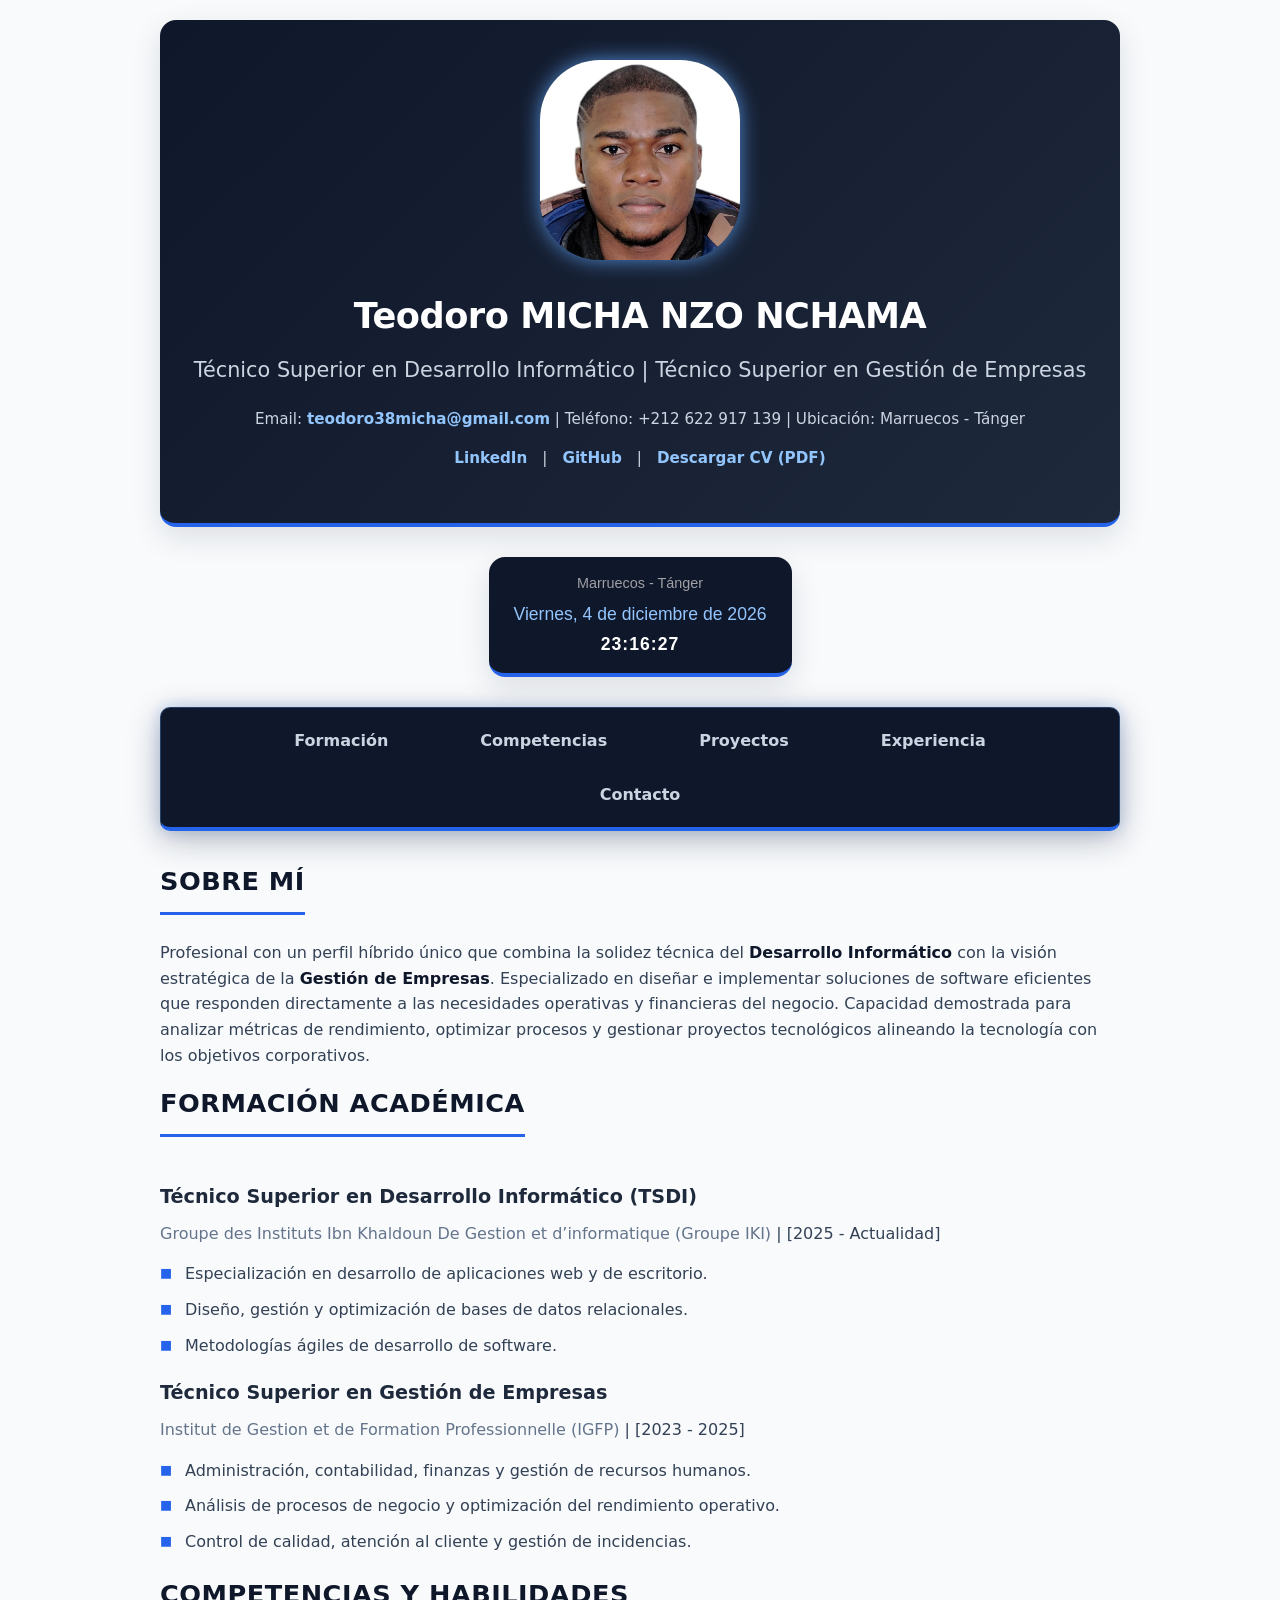
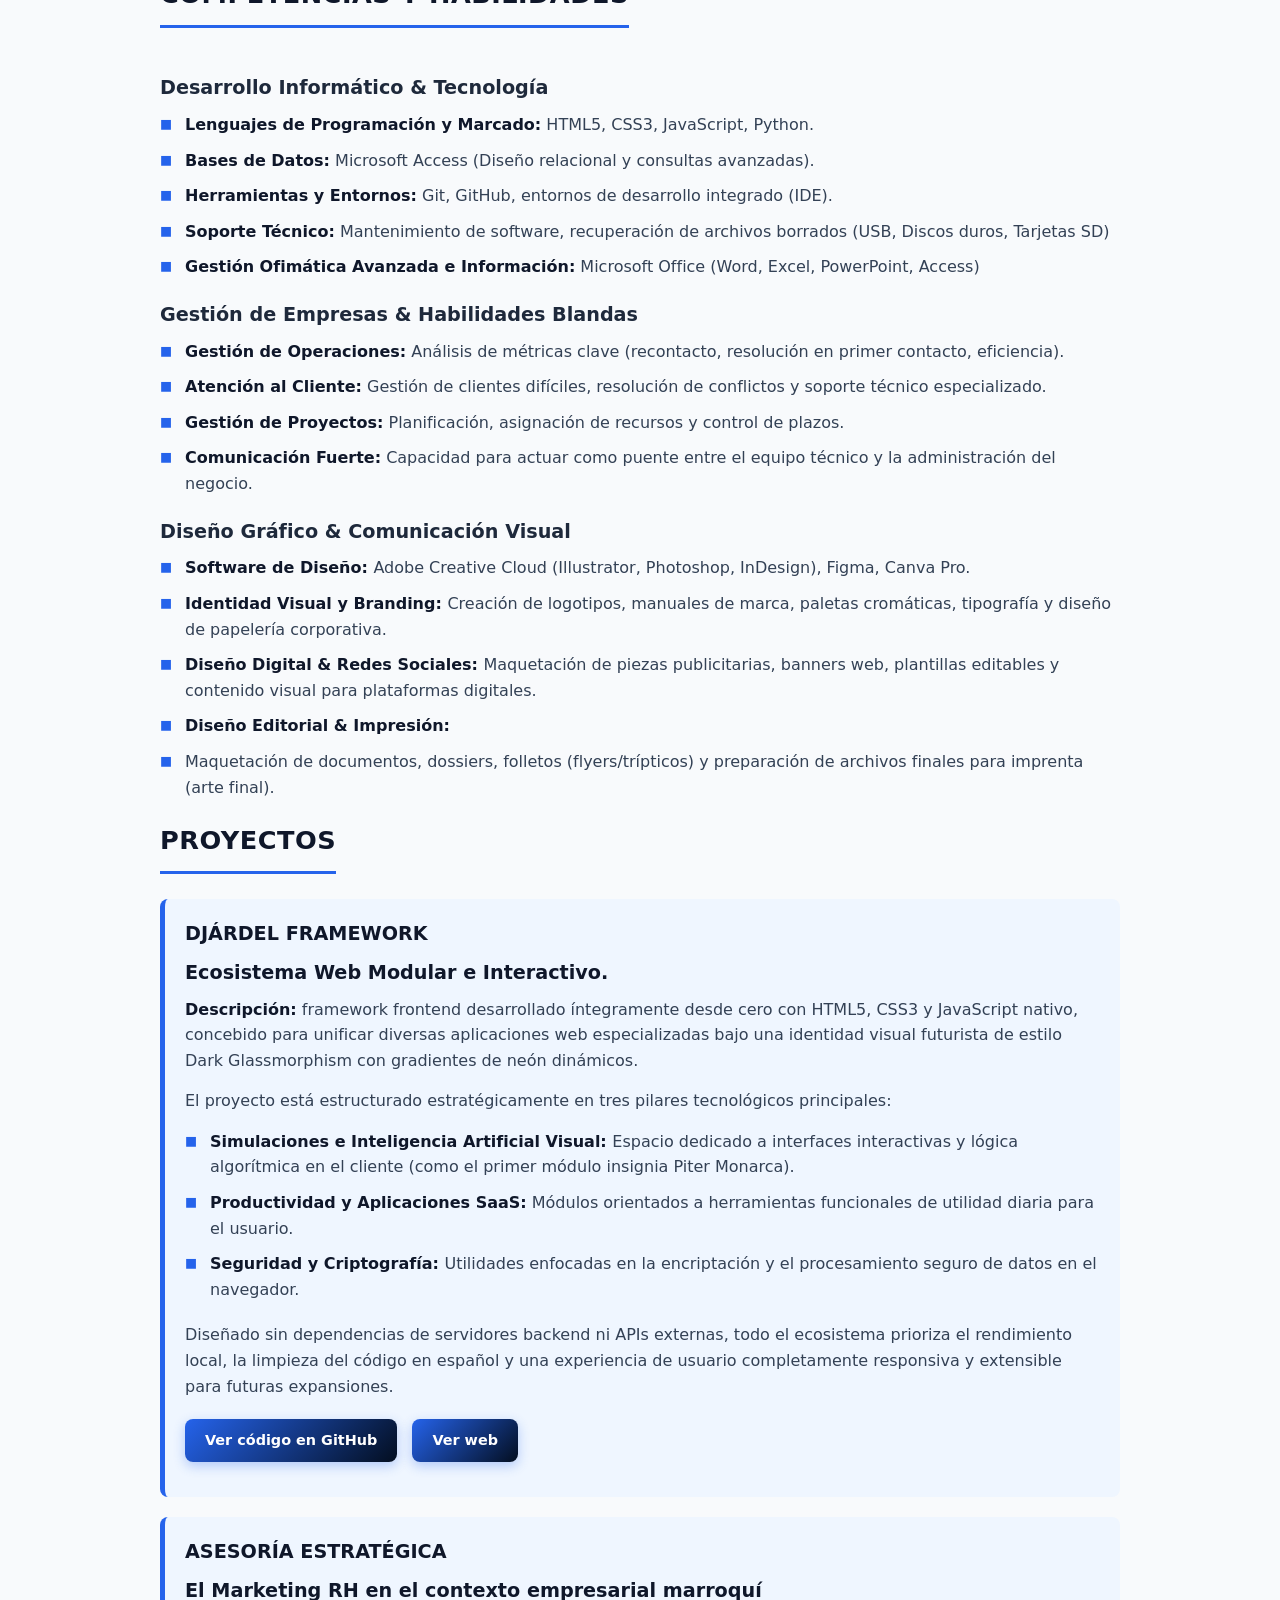
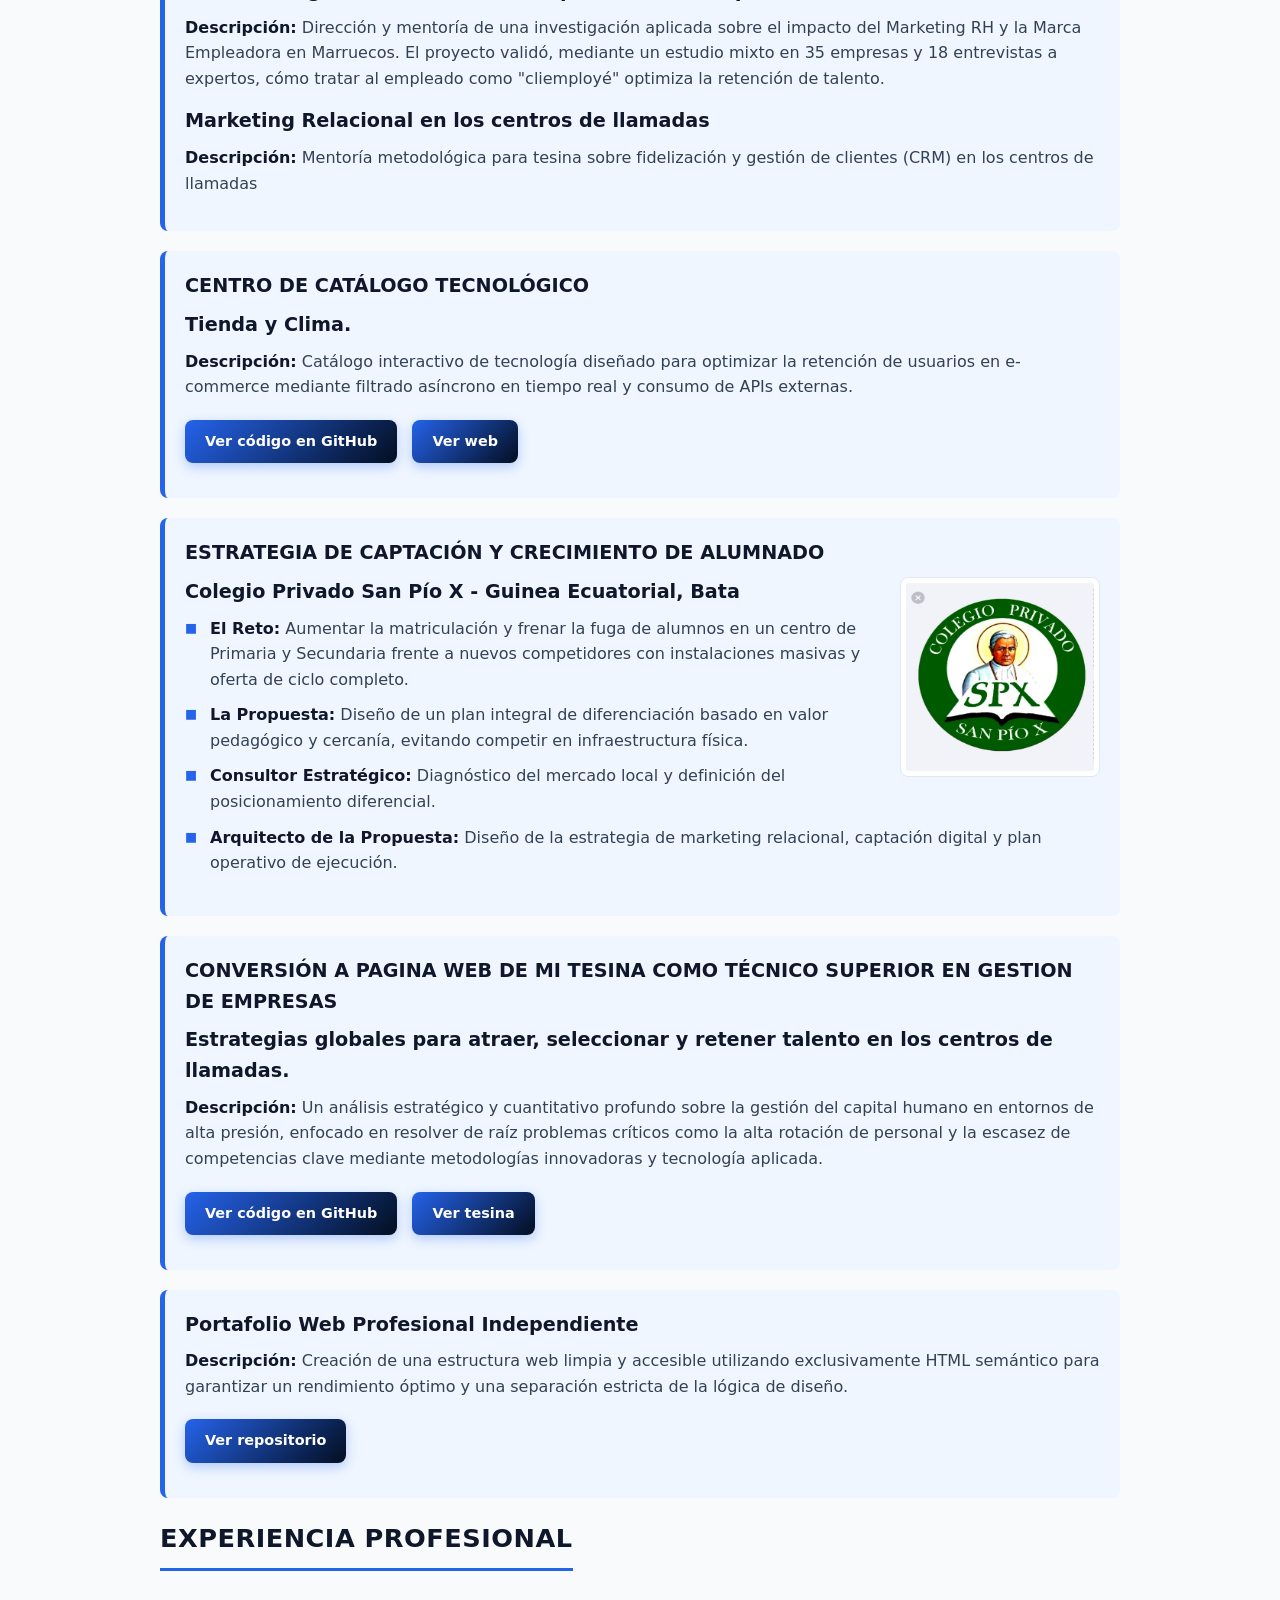
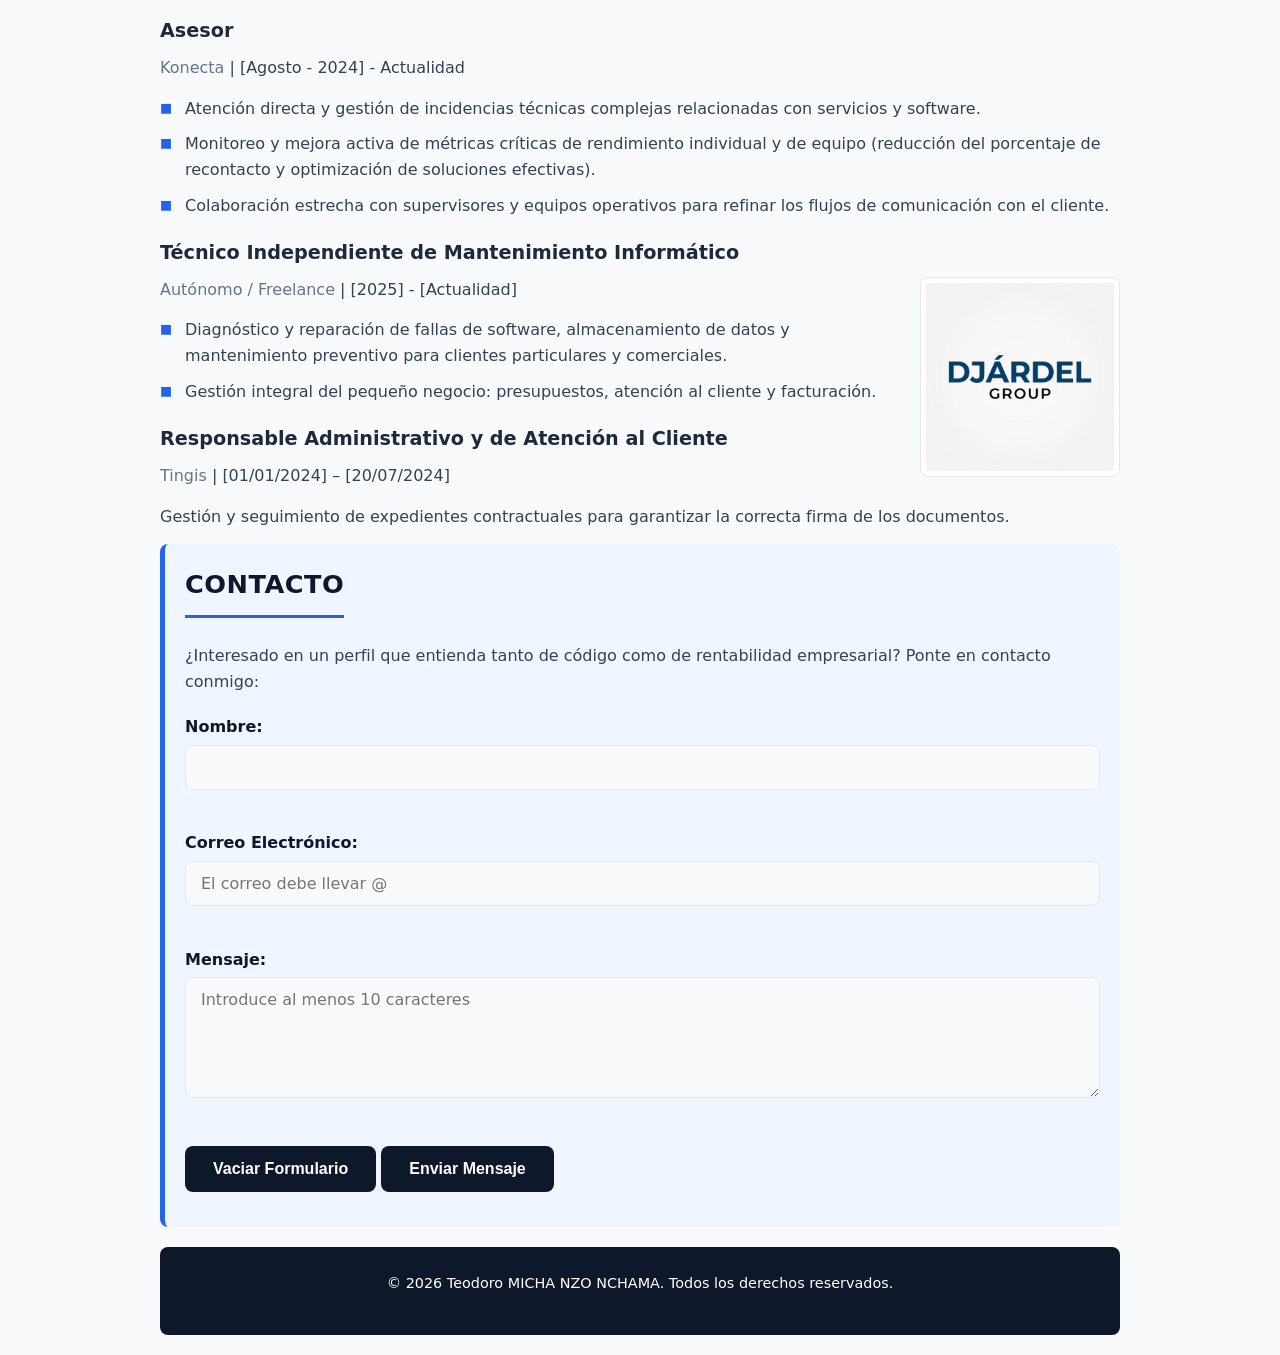
<file: index.html>
<!DOCTYPE html>
<html lang="es">
<head>
    <meta charset="UTF-8">
    <meta name="viewport" content="width=device-width, initial-scale=1.0">
    <link rel="shortcut icon" href="Logo_sin_fondo.png" type="image/x-icon">
    <link rel="stylesheet" href="index.css">
    <title>Teodoro Micha | Portafolio de Desarrollo Informático y Gestión Empresarial</title>
    <meta name="description" content="Portafolio profesional de Teodoro Micha. Proyectos de desarrollo web, software e integración de Inteligencia Artificial.">
    <meta name="author" content="Teodoro Micha">
</head>

<body>
    <header>
        <img src="Djardel_Michaa.jpg" alt="Foto de Teodoro MICHA NZO NCHAMA" width="200" height="200">
        
        <h1>Teodoro MICHA NZO NCHAMA</h1>
        <h2>Técnico Superior en Desarrollo Informático | Técnico Superior en Gestión de Empresas</h2>
        <p>Email: <a href="mailto:teodoro38micha@gmail.com">teodoro38micha@gmail.com</a> | Teléfono: +212 622 917 139 | Ubicación: Marruecos - Tánger</p>
        <p>
            <a href="https://www.linkedin.com/in/teodoro-micha-nzo-nchama-8b218b314/" target="_blank">LinkedIn</a> | 
            <a href="https://github.com/Teodoro-Micha" target="_blank">GitHub</a> | 
            <a href="CV TEODORO MICHA NZO NCHAMA.pdf" target="_blank">Descargar CV (PDF)</a>
        </p>
    </header>

    <div class="portafolio-reloj">
        <p class="zona">Marruecos - Tánger</p>
        <div id="fecha-marruecos" class="fecha">Cargando fecha...</div>
        <div id="reloj-marruecos" class="reloj">Cargando hora...</div>
    </div>

    <section id="indice">
        <a href="#educacion">Formación</a>
        <a href="#competencias">Competencias</a>
        <a href="#proyectos">Proyectos</a>
        <a href="#experiencia">Experiencia</a>
        <a href="#contacto">Contacto</a>
    </section>

    <hr>

    <section id="sobre-mi">
        <h2>Sobre Mí</h2>
        <p>
            Profesional con un perfil híbrido único que combina la solidez técnica del <strong>Desarrollo Informático</strong> con la visión estratégica de la <strong>Gestión de Empresas</strong>. Especializado en diseñar e implementar soluciones de software eficientes que responden directamente a las necesidades operativas y financieras del negocio. Capacidad demostrada para analizar métricas de rendimiento, optimizar procesos y gestionar proyectos tecnológicos alineando la tecnología con los objetivos corporativos.
        </p>
    </section>

    <hr>

    <section id="educacion">
        <h2>Formación Académica</h2>
        
        <h3>Técnico Superior en Desarrollo Informático (TSDI)</h3>
        <p><em>Groupe des Instituts Ibn Khaldoun De Gestion et d’informatique (Groupe IKI)</em> | [2025 - Actualidad]</p>
        <ul>
            <li>Especialización en desarrollo de aplicaciones web y de escritorio.</li>
            <li>Diseño, gestión y optimización de bases de datos relacionales.</li>
            <li>Metodologías ágiles de desarrollo de software.</li>
        </ul>

        <h3>Técnico Superior en Gestión de Empresas</h3>
        <p><em>Institut de Gestion et de Formation Professionnelle (IGFP)</em> | [2023 - 2025]</p>
        <ul>
            <li>Administración, contabilidad, finanzas y gestión de recursos humanos.</li>
            <li>Análisis de procesos de negocio y optimización del rendimiento operativo.</li>
            <li>Control de calidad, atención al cliente y gestión de incidencias.</li>
        </ul>
    </section>

    <hr>

    <section id="competencias">
        <h2>Competencias y Habilidades</h2>
        
        <h3>Desarrollo Informático & Tecnología</h3>
        <ul>
            <li><strong>Lenguajes de Programación y Marcado:</strong> HTML5, CSS3, JavaScript, Python.</li>
            <li><strong>Bases de Datos:</strong> Microsoft Access (Diseño relacional y consultas avanzadas).</li>
            <li><strong>Herramientas y Entornos:</strong> Git, GitHub, entornos de desarrollo integrado (IDE).</li>
            <li><strong>Soporte Técnico:</strong> Mantenimiento de software, recuperación de archivos borrados (USB, Discos duros, Tarjetas SD)</li>
            <li><strong>Gestión Ofimática Avanzada e Información:</strong> Microsoft Office (Word, Excel, PowerPoint, Access)</li>
        </ul>

        <h3>Gestión de Empresas & Habilidades Blandas</h3>
        <ul>
            <li><strong>Gestión de Operaciones:</strong> Análisis de métricas clave (recontacto, resolución en primer contacto, eficiencia).</li>
            <li><strong>Atención al Cliente:</strong> Gestión de clientes difíciles, resolución de conflictos y soporte técnico especializado.</li>
            <li><strong>Gestión de Proyectos:</strong> Planificación, asignación de recursos y control de plazos.</li>
            <li><strong>Comunicación Fuerte:</strong> Capacidad para actuar como puente entre el equipo técnico y la administración del negocio.</li>
        </ul>

        <h3>Diseño Gráfico & Comunicación Visual</h3>
        <ul>
            <li><strong>Software de Diseño: </strong>Adobe Creative Cloud (Illustrator, Photoshop, InDesign), Figma, Canva Pro.</li>
            <li><strong>Identidad Visual y Branding: </strong>Creación de logotipos, manuales de marca, paletas cromáticas, tipografía y diseño de papelería corporativa.</li>
            <li><strong>Diseño Digital & Redes Sociales: </strong>Maquetación de piezas publicitarias, banners web, plantillas editables y contenido visual para plataformas digitales.</li>
            <li><strong>Diseño Editorial & Impresión: </strong></li>
            <li><strong></strong>Maquetación de documentos, dossiers, folletos (flyers/trípticos) y preparación de archivos finales para imprenta (arte final).</li>
        </ul>
    </section>

    <hr>

    <section id="proyectos">
        <h2>Proyectos</h2>

        <article>
            <h3>DJÁRDEL FRAMEWORK</h3>
            <h3>Ecosistema Web Modular e Interactivo.</h3>
            <p><strong>Descripción:</strong> framework frontend desarrollado íntegramente desde cero con HTML5, CSS3 y JavaScript nativo, concebido para unificar diversas aplicaciones web especializadas bajo una identidad visual futurista de estilo Dark Glassmorphism con gradientes de neón dinámicos.</p>
            <p>El proyecto está estructurado estratégicamente en tres pilares tecnológicos principales:</p>
            <ul>
                <li><strong>Simulaciones e Inteligencia Artificial Visual: </strong>Espacio dedicado a interfaces interactivas y lógica algorítmica en el cliente (como el primer módulo insignia Piter Monarca).</li>
                <li><strong>Productividad y Aplicaciones SaaS:</strong> Módulos orientados a herramientas funcionales de utilidad diaria para el usuario.</li>
                <li><strong>Seguridad y Criptografía: </strong> Utilidades enfocadas en la encriptación y el procesamiento seguro de datos en el navegador.</li>
            </ul>
            <p>Diseñado sin dependencias de servidores backend ni APIs externas, todo el ecosistema prioriza el rendimiento local, la limpieza del código en español y una experiencia de usuario completamente responsiva y extensible para futuras expansiones. </p>

            <p>
                <a href="https://github.com/Teodoro-Micha/mi-portafolio/blob/main/DJARDEL_FRAMEWORK/Djardel_Framework.HTML" target="_blank" class="boton-proyecto">Ver código en GitHub</a>
                <a href="DJARDEL_FRAMEWORK/Djardel_Framework.HTML" target="_blank" class="boton-proyecto">Ver web</a>
            </p>
        </article>

        <article>
            <h3>ASESORÍA ESTRATÉGICA</h3>
            <h3>El Marketing RH en el contexto empresarial marroquí</h3>
            <p><strong>Descripción:</strong> Dirección y mentoría de una investigación aplicada sobre el impacto del Marketing RH y la Marca Empleadora en Marruecos. El proyecto validó, mediante un estudio mixto en 35 empresas y 18 entrevistas a expertos, cómo tratar al empleado como "cliemployé" optimiza la retención de talento.</p>
            <h3> Marketing Relacional en los centros de llamadas</h3>
            <p><strong>Descripción:</strong> Mentoría metodológica para tesina sobre fidelización y gestión de clientes (CRM) en los centros de llamadas</p>
        </article>


        <article>
            <h3>CENTRO DE CATÁLOGO TECNOLÓGICO</h3>
            <h3>Tienda y Clima.</h3>
            <p><strong>Descripción:</strong> Catálogo interactivo de tecnología diseñado para optimizar la retención de usuarios en e-commerce mediante filtrado asíncrono en tiempo real y consumo de APIs externas.</p>
            <p>
                <a href="https://github.com/Teodoro-Micha/mi-portafolio/blob/main/CENTRO%20DE%20CATALOGO%20TECNOLOGICO/Centro-de-Catalogo-Tecnologico.html" target="_blank" class="boton-proyecto">Ver código en GitHub</a>
                <a href="CENTRO DE CATALOGO TECNOLOGICO/Centro-de-Catalogo-Tecnologico.html" target="_blank" class="boton-proyecto">Ver web</a>
            </p>
        </article>

        <article>
            <h3>ESTRATEGIA DE CAPTACIÓN Y CRECIMIENTO DE ALUMNADO</h3>
            <img src="SAN PIO X.jpg" alt="Logo del Centro Educativo San Pío X" title="Centro Educativo San Pío X" width="200" height="200">
            <h3>Colegio Privado San Pío X - Guinea Ecuatorial, Bata</h3>
                
            <ul>
                <li><strong>El Reto:</strong> Aumentar la matriculación y frenar la fuga de alumnos en un centro de Primaria y Secundaria frente a nuevos competidores con instalaciones masivas y oferta de ciclo completo.</li>
                <li><strong>La Propuesta:</strong> Diseño de un plan integral de diferenciación basado en valor pedagógico y cercanía, evitando competir en infraestructura física. </li>
                <li><strong>Consultor Estratégico:</strong> Diagnóstico del mercado local y definición del posicionamiento diferencial.</li>
                <li><strong>Arquitecto de la Propuesta:</strong> Diseño de la estrategia de marketing relacional, captación digital y plan operativo de ejecución.</li>
            </ul>
        </article>

        <article>
            <h3>CONVERSIÓN A PAGINA WEB DE MI TESINA COMO TÉCNICO SUPERIOR EN GESTION DE EMPRESAS</h3>
            <h3>Estrategias globales para atraer, seleccionar y retener talento en los centros de llamadas.</h3>
            <p><strong>Descripción:</strong> Un análisis estratégico y cuantitativo profundo sobre la gestión del capital humano en entornos de alta presión, enfocado en resolver de raíz problemas críticos como la alta rotación de personal y la escasez de competencias clave mediante metodologías innovadoras y tecnología aplicada.</p>
            <p>
                <a href="https://github.com/Teodoro-Micha/mi-portafolio/blob/main/PORTAFOLIO/index.html" target="_blank" class="boton-proyecto">Ver código en GitHub</a>
                <a href="TESINA/tesina.html" target="_blank" class="boton-proyecto">Ver tesina</a>
            </p>
        </article>

        <article>
            <h3>Portafolio Web Profesional Independiente</h3>
            <p><strong>Descripción:</strong> Creación de una estructura web limpia y accesible utilizando exclusivamente HTML semántico para garantizar un rendimiento óptimo y una separación estricta de la lógica de diseño.</p>
            <p><a href="https://github.com/Teodoro-Micha/mi-portafolio/blob/main/PORTAFOLIO/index.html" target="_blank">Ver repositorio</a></p>
        </article>

    </section>

    <hr>

    <section id="experiencia">
        <h2>Experiencia Profesional</h2>

        <h3>Asesor</h3>
        <p><em>Konecta</em> | [Agosto - 2024] - Actualidad</p>
        <ul>
            <li>Atención directa y gestión de incidencias técnicas complejas relacionadas con servicios y software.</li>
            <li>Monitoreo y mejora activa de métricas críticas de rendimiento individual y de equipo (reducción del porcentaje de recontacto y optimización de soluciones efectivas).</li>
            <li>Colaboración estrecha con supervisores y equipos operativos para refinar los flujos de comunicación con el cliente.</li>
        </ul>

        <h3>Técnico Independiente de Mantenimiento Informático</h3>
        <img src="LOGO.jpg" alt="Logo como Autónomo" title="Mi logo como Autónomo" width="200" height="200">
        <p><em>Autónomo / Freelance</em> | [2025] - [Actualidad]</p>
        <ul>
            <li>Diagnóstico y reparación de fallas de software, almacenamiento de datos y mantenimiento preventivo para clientes particulares y comerciales.</li>
            <li>Gestión integral del pequeño negocio: presupuestos, atención al cliente y facturación.</li>
        </ul>

        <h3> Responsable Administrativo y de Atención al Cliente </h3>
        <p><em>Tingis</em> | [01/01/2024] – [20/07/2024] </p>
        <P>Gestión y seguimiento de expedientes contractuales para garantizar la correcta firma de los documentos.</P>
    </section>

    <hr>

    <section id="contacto">
        <h2>Contacto</h2>
        <p>¿Interesado en un perfil que entienda tanto de código como de rentabilidad empresarial? Ponte en contacto conmigo:</p>
        <form id="formulario-contacto" action="https://formspree.io/f/xjgnqzpp" method="POST" novalidate>
            <div>
                <label for="nombre">Nombre:</label><br>
                <input type="text" id="nombre" name="nombre" required>
            </div><br>
            <div>
                <label for="correo">Correo Electrónico:</label><br>
                <input type="email" id="correo" name="_replyto" placeholder="El correo debe llevar @" required>
            </div><br>
            <div>
                <label for="mensaje">Mensaje:</label><br>
                <textarea id="mensaje" name="mensaje" rows="5" placeholder="Introduce al menos 10 caracteres" required></textarea>
            </div><br>
            <div>
                <button type="reset">Vaciar Formulario</button>
                <button type="submit">Enviar Mensaje</button>
            </div>
        </form>
    </section>

    <hr>

    <footer>
        <p>&copy; 2026 Teodoro MICHA NZO NCHAMA. Todos los derechos reservados.</p>
    </footer>
    <script src="index.js"></script>


    <!-- CHATBOT CON IA PARA EL PORTAFOLIO: -->
    <!-- Botón del chat: 
    <button id="boton-chat-ia" class="boton-chat-ia">💬</button>

    <!Ventana del Chat: 
    <div id="caja-chat-ia" class="caja-chat-ia">
  
        <div class="chat-cabecera">
            <span>Asistente IA de Teodoro</span>
            <button id="boton-cerrar-chat" class="boton-cerrar-chat">✖</button>
        </div>

        <div id="mensajes-chat" class="chat-mensajes">
            <div class="mensaje mensaje-ia">
                ¡Hola! 👋 Soy el asistente virtual de Teodoro Micha. ¿Qué te gustaría saber sobre su experiencia, proyectos o tesina?
            </div>
        </div>

        <div class="chat-input-container">
            <input type="text" id="input-chat" placeholder="Escribe tu pregunta...">
            <button id="boton-enviar-chat" class="boton-enviar-chat">Enviar</button>
        </div>
    </div>  -->


</body>
</html>
</file>
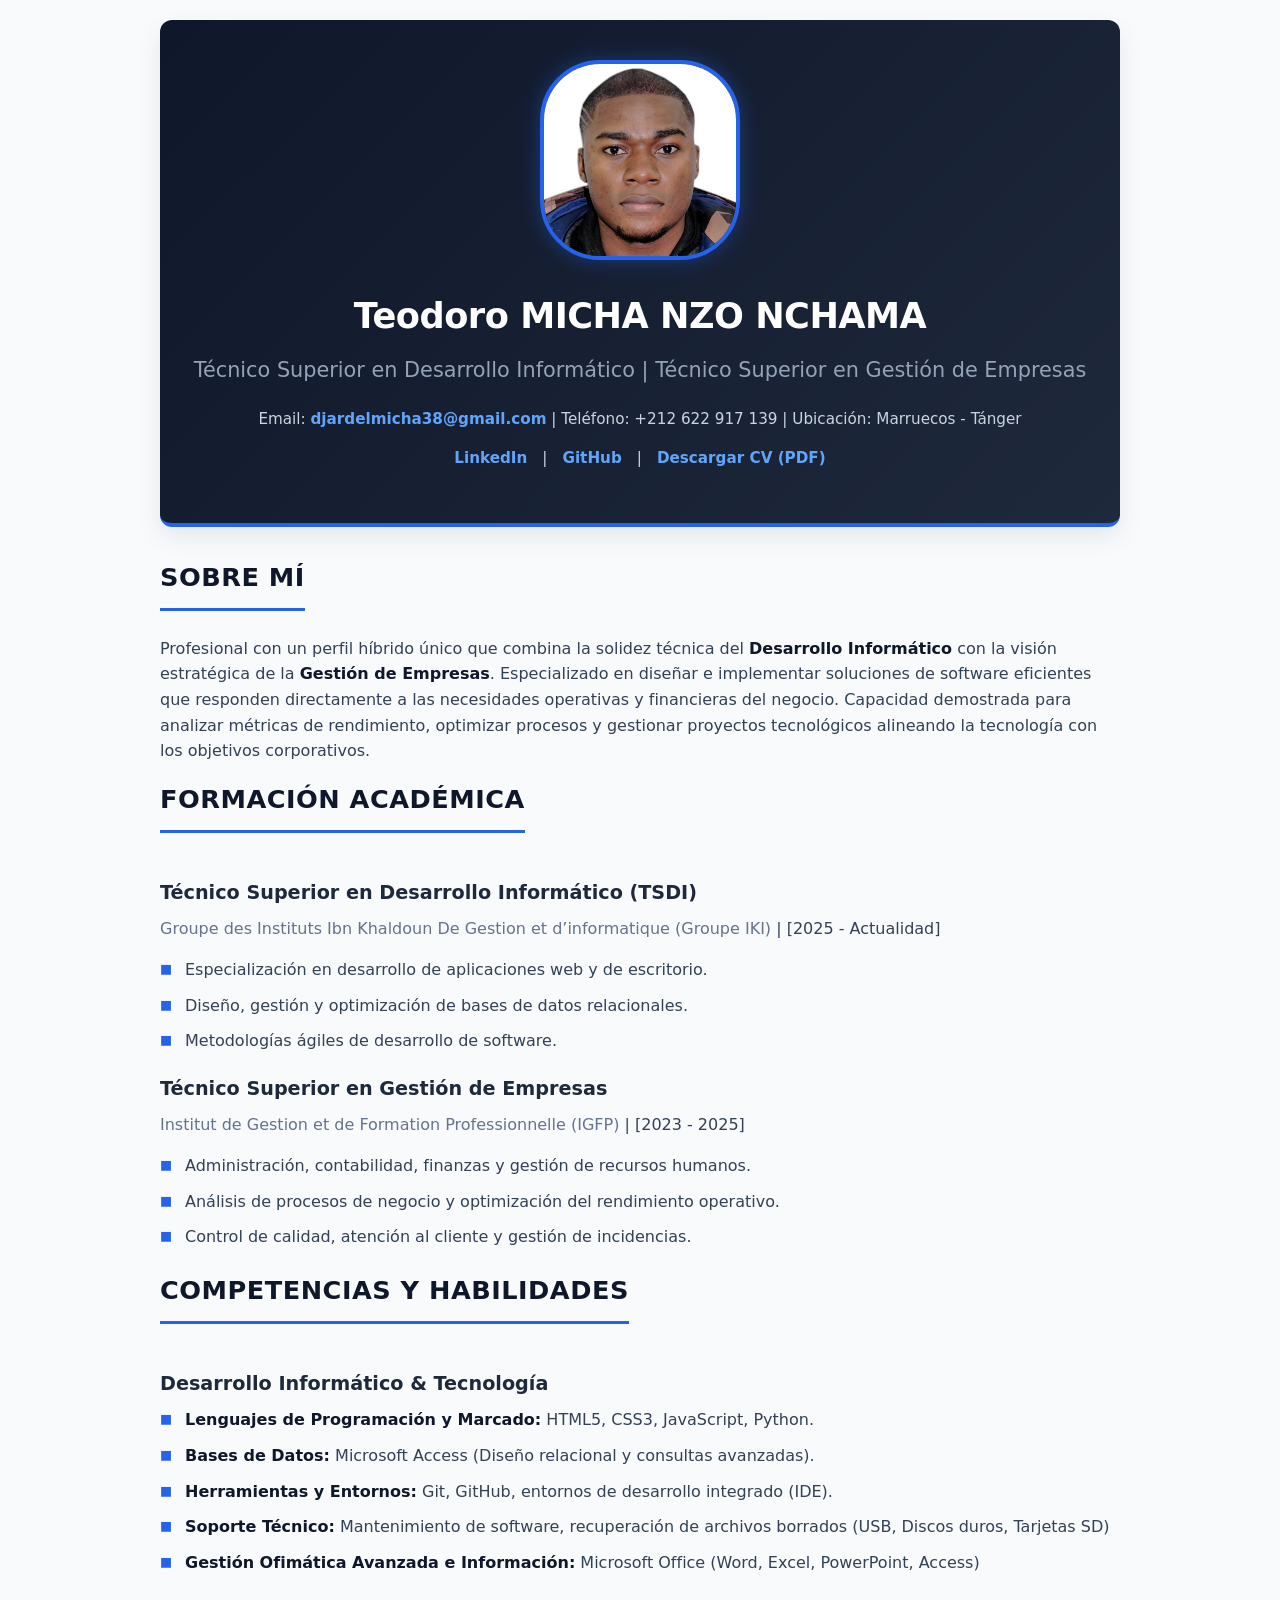
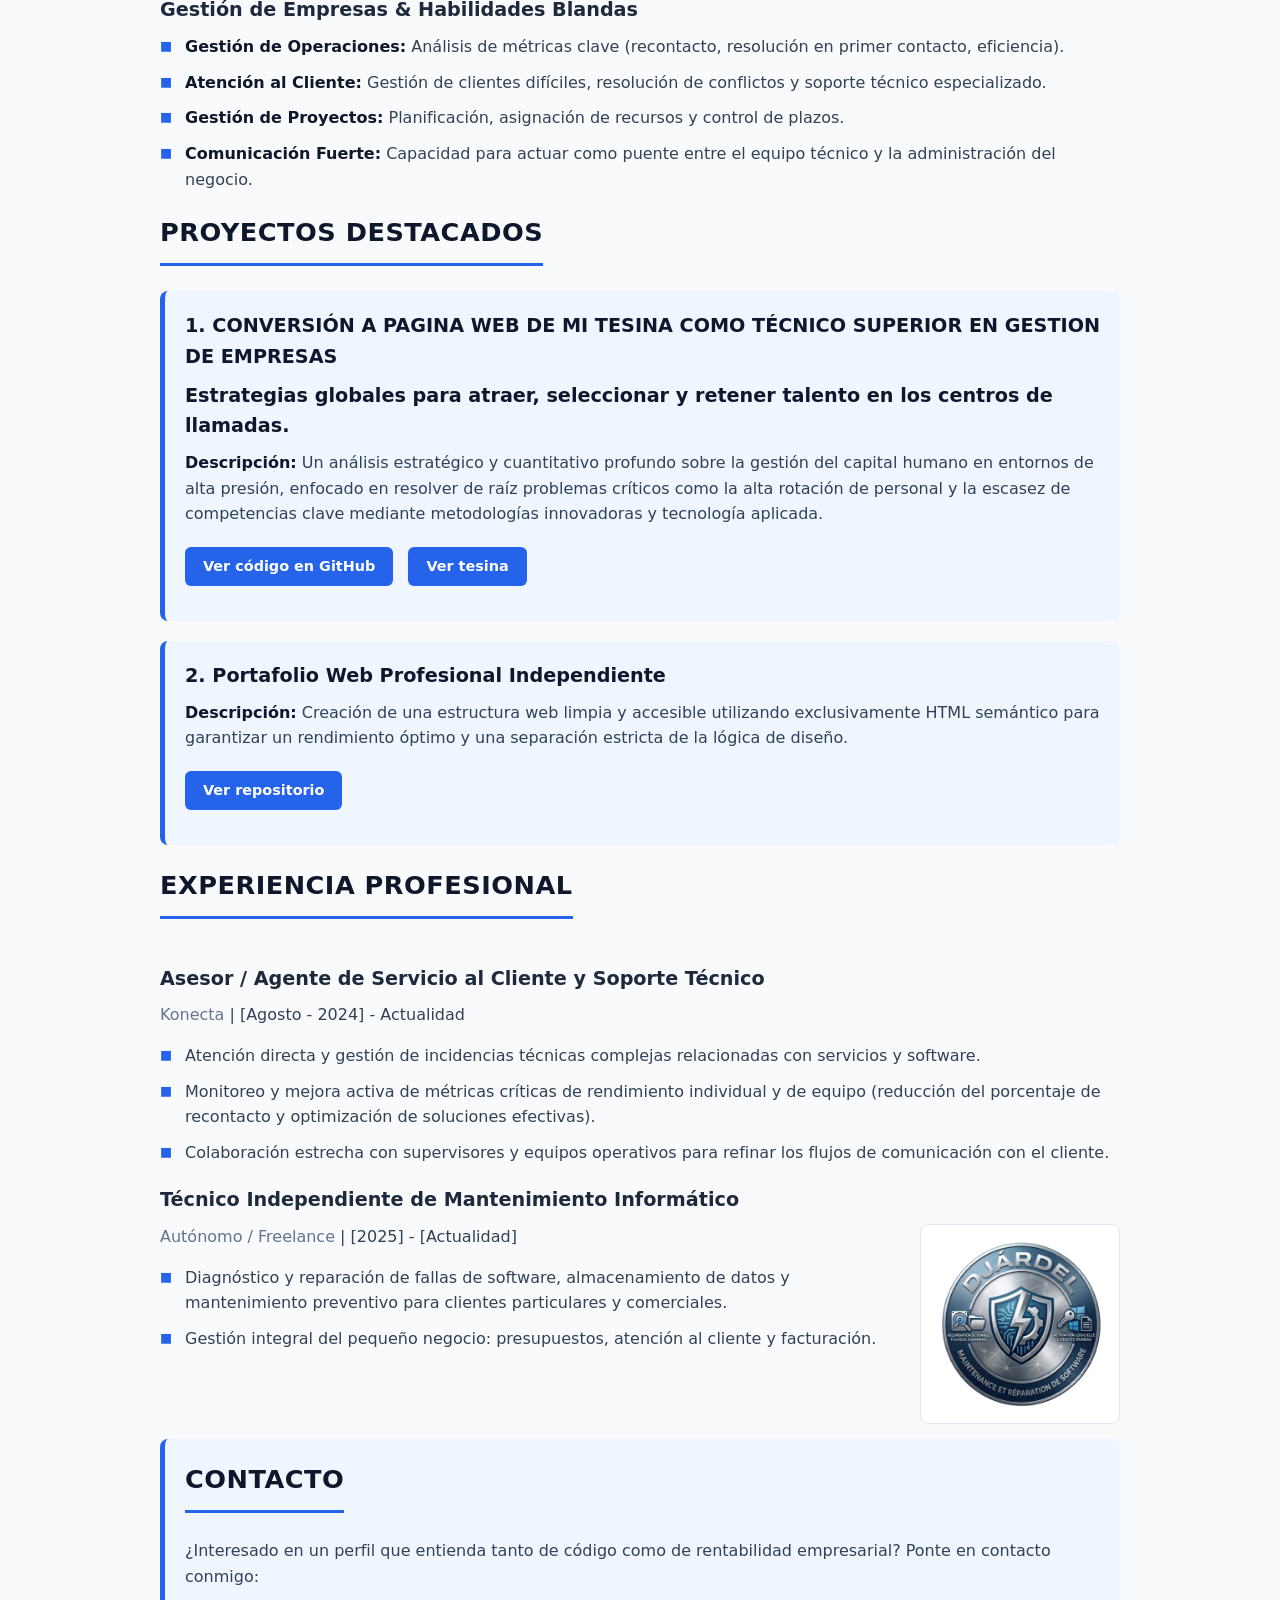
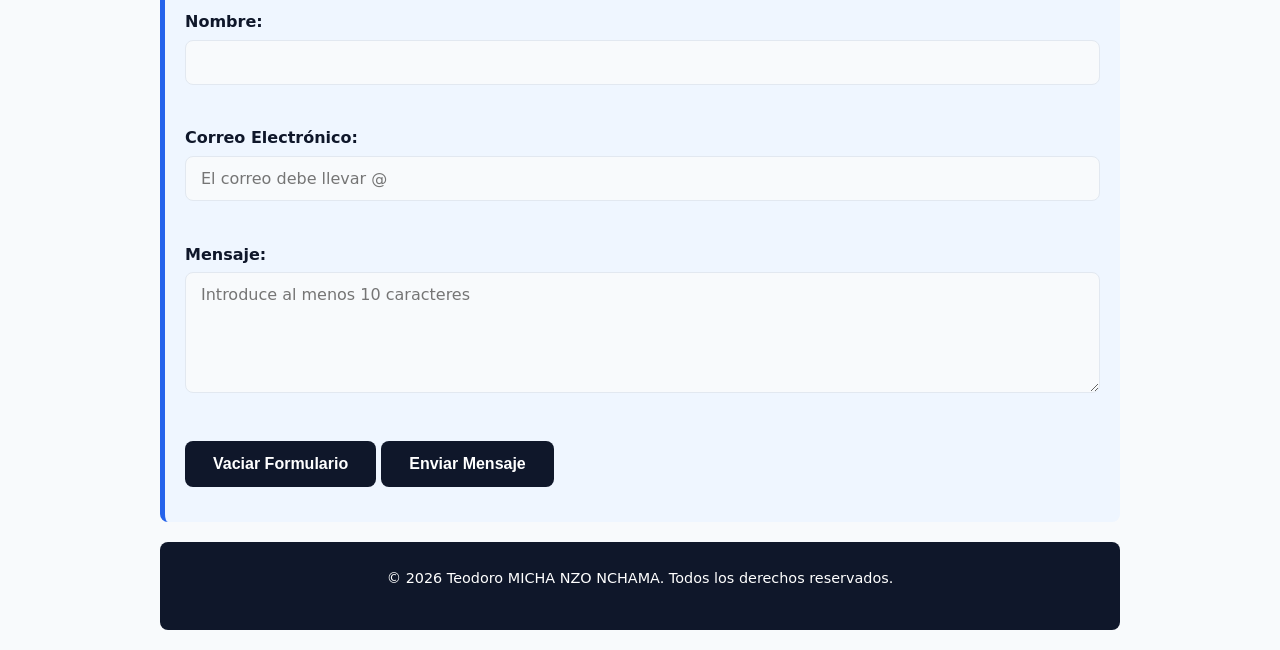
<file: PORTAFOLIO/index.html>
<!DOCTYPE html>
<html lang="es">
<head>
    <meta charset="UTF-8">
    <meta name="viewport" content="width=device-width, initial-scale=1.0">
    <link rel="shortcut icon" href="LOGO AZUL.png" type="image/x-icon">
    <link rel="stylesheet" href="index.css">
    <title>Portafolio Profesional | Desarrollador Informático & Gestión Empresarial</title>
</head>
<body>

    <header>
        <img src="Djardel_Michaa.jpg" alt="Foto de Teodoro MICHA NZO NCHAMA" width="200" height="200">
        
        <h1>Teodoro MICHA NZO NCHAMA</h1>
        <h2>Técnico Superior en Desarrollo Informático | Técnico Superior en Gestión de Empresas</h2>
        <p>Email: <a href="mailto:djardelmicha38@gmail.com">djardelmicha38@gmail.com</a> | Teléfono: +212 622 917 139 | Ubicación: Marruecos - Tánger</p>
        <p>
            <a href="https://www.linkedin.com/in/teodoro-micha-nzo-nchama-8b218b314/" target="_blank">LinkedIn</a> | 
            <a href="https://github.com/Teodoro-Micha" target="_blank">GitHub</a> | 
            <a href="CV TEODORO MICHA NZO NCHAMA.pdf" target="_blank">Descargar CV (PDF)</a>
        </p>
    </header>

    <hr>

    <section id="sobre-mi">
        <h2>Sobre Mí</h2>
        <p>
            Profesional con un perfil híbrido único que combina la solidez técnica del <strong>Desarrollo Informático</strong> con la visión estratégica de la <strong>Gestión de Empresas</strong>. Especializado en diseñar e implementar soluciones de software eficientes que responden directamente a las necesidades operativas y financieras del negocio. Capacidad demostrada para analizar métricas de rendimiento, optimizar procesos y gestionar proyectos tecnológicos alineando la tecnología con los objetivos corporativos.
        </p>
    </section>

    <hr>

    <section id="educacion">
        <h2>Formación Académica</h2>
        
        <h3>Técnico Superior en Desarrollo Informático (TSDI)</h3>
        <p><em>Groupe des Instituts Ibn Khaldoun De Gestion et d’informatique (Groupe IKI)</em> | [2025 - Actualidad]</p>
        <ul>
            <li>Especialización en desarrollo de aplicaciones web y de escritorio.</li>
            <li>Diseño, gestión y optimización de bases de datos relacionales.</li>
            <li>Metodologías ágiles de desarrollo de software.</li>
        </ul>

        <h3>Técnico Superior en Gestión de Empresas</h3>
        <p><em>Institut de Gestion et de Formation Professionnelle (IGFP)</em> | [2023 - 2025]</p>
        <ul>
            <li>Administración, contabilidad, finanzas y gestión de recursos humanos.</li>
            <li>Análisis de procesos de negocio y optimización del rendimiento operativo.</li>
            <li>Control de calidad, atención al cliente y gestión de incidencias.</li>
        </ul>
    </section>

    <hr>

    <section id="competencias">
        <h2>Competencias y Habilidades</h2>
        
        <h3>Desarrollo Informático & Tecnología</h3>
        <ul>
            <li><strong>Lenguajes de Programación y Marcado:</strong> HTML5, CSS3, JavaScript, Python.</li>
            <li><strong>Bases de Datos:</strong> Microsoft Access (Diseño relacional y consultas avanzadas).</li>
            <li><strong>Herramientas y Entornos:</strong> Git, GitHub, entornos de desarrollo integrado (IDE).</li>
            <li><strong>Soporte Técnico:</strong> Mantenimiento de software, recuperación de archivos borrados (USB, Discos duros, Tarjetas SD)</li>
            <li><strong>Gestión Ofimática Avanzada e Información:</strong> Microsoft Office (Word, Excel, PowerPoint, Access)</li>
        </ul>

        <h3>Gestión de Empresas & Habilidades Blandas</h3>
        <ul>
            <li><strong>Gestión de Operaciones:</strong> Análisis de métricas clave (recontacto, resolución en primer contacto, eficiencia).</li>
            <li><strong>Atención al Cliente:</strong> Gestión de clientes difíciles, resolución de conflictos y soporte técnico especializado.</li>
            <li><strong>Gestión de Proyectos:</strong> Planificación, asignación de recursos y control de plazos.</li>
            <li><strong>Comunicación Fuerte:</strong> Capacidad para actuar como puente entre el equipo técnico y la administración del negocio.</li>
        </ul>
    </section>

    <hr>

    <section id="proyectos">
        <h2>Proyectos Destacados</h2>

        <article>
            <h3>1. CONVERSIÓN A PAGINA WEB DE MI TESINA COMO TÉCNICO SUPERIOR EN GESTION DE EMPRESAS</h3>
            <h3>Estrategias globales para atraer, seleccionar y retener talento en los centros de llamadas.</h3>
            <p><strong>Descripción:</strong> Un análisis estratégico y cuantitativo profundo sobre la gestión del capital humano en entornos de alta presión, enfocado en resolver de raíz problemas críticos como la alta rotación de personal y la escasez de competencias clave mediante metodologías innovadoras y tecnología aplicada.</p>
            <p>
                <a href="https://github.com/Teodoro-Micha/mi-portafolio/blob/main/PORTAFOLIO/index.html" target="_blank" class="boton-proyecto">Ver código en GitHub</a>
                <a href="TESINA/tesina.html" target="_blank" class="boton-proyecto">Ver tesina</a>
            </p>
            
        </article>

        <article>
            <h3>2. Portafolio Web Profesional Independiente</h3>
            <p><strong>Descripción:</strong> Creación de una estructura web limpia y accesible utilizando exclusivamente HTML semántico para garantizar un rendimiento óptimo y una separación estricta de la lógica de diseño.</p>
            <p><a href="https://github.com/Teodoro-Micha/mi-portafolio/blob/main/PORTAFOLIO/index.html" target="_blank">Ver repositorio</a></p>
        </article>

    </section>

    <hr>

    <section id="experiencia">
        <h2>Experiencia Profesional</h2>

        <h3>Asesor / Agente de Servicio al Cliente y Soporte Técnico</h3>
        <p><em>Konecta</em> | [Agosto - 2024] - Actualidad</p>
        <ul>
            <li>Atención directa y gestión de incidencias técnicas complejas relacionadas con servicios y software.</li>
            <li>Monitoreo y mejora activa de métricas críticas de rendimiento individual y de equipo (reducción del porcentaje de recontacto y optimización de soluciones efectivas).</li>
            <li>Colaboración estrecha con supervisores y equipos operativos para refinar los flujos de comunicación con el cliente.</li>
        </ul>

        <h3>Técnico Independiente de Mantenimiento Informático</h3>
        <img src="LOGO GRIS.png" alt="Logo como Autónomo" title="Mi logo como Autónomo" width="200" height="200">
        <p><em>Autónomo / Freelance</em> | [2025] - [Actualidad]</p>
        <ul>
            <li>Diagnóstico y reparación de fallas de software, almacenamiento de datos y mantenimiento preventivo para clientes particulares y comerciales.</li>
            <li>Gestión integral del pequeño negocio: presupuestos, atención al cliente y facturación.</li>
        </ul>
    </section>

    <hr>

    <section id="contacto">
        <h2>Contacto</h2>
        <p>¿Interesado en un perfil que entienda tanto de código como de rentabilidad empresarial? Ponte en contacto conmigo:</p>
        <form id="formulario-contacto" action="#" method="POST" novalidate>
            <div>
                <label for="nombre">Nombre:</label><br>
                <input type="text" id="nombre" name="nombre" required>
            </div><br>
            <div>
                <label for="correo">Correo Electrónico:</label><br>
                <input type="email" id="correo" name="correo" placeholder="El correo debe llevar @" required>
            </div><br>
            <div>
                <label for="mensaje">Mensaje:</label><br>
                <textarea id="mensaje" name="mensaje" rows="5" placeholder="Introduce al menos 10 caracteres" required></textarea>
            </div><br>
            <div>
                <button type="reset">Vaciar Formulario</button>
                <button type="submit">Enviar Mensaje</button>
            </div>
        </form>
    </section>

    <hr>

    <footer>
        <p>&copy; 2026 Teodoro MICHA NZO NCHAMA. Todos los derechos reservados.</p>
    </footer>
    <script src="index.js"></script>

</body>
</html>
</file>
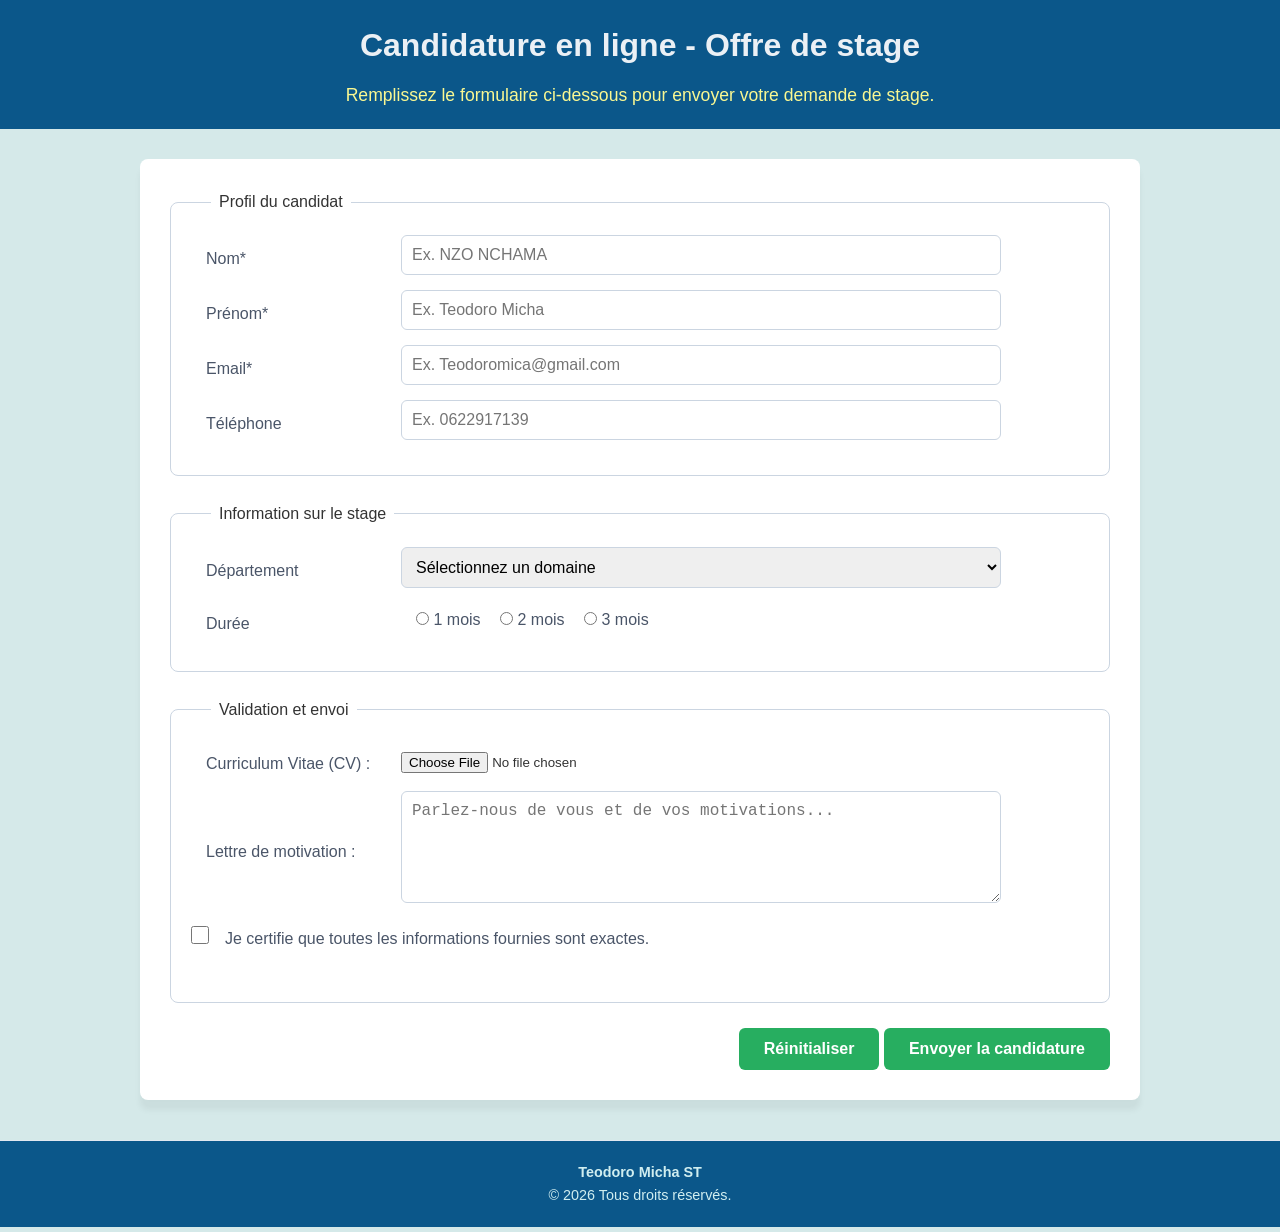
<file: Aplicaciones de Hipermedia/Candidature_en_ligne_Offre_de_stage/index.html>
<!DOCTYPE html>
<html lang="fr">
<head>
    <meta charset="UTF-8">
    <meta name="viewport" content="width=device-width, initial-scale=1.0">
    <title>Candidature en ligne - Offre de stage</title>
    <link rel="stylesheet" href="style.css">
</head>
<body>

    <header class="main-header">
        <h1>Candidature en ligne - Offre de stage</h1>
        <p>Remplissez le formulaire ci-dessous pour envoyer votre demande de stage.</p>
    </header>

    <main class="main-content">
        <form action="#" method="GET" class="application-form" onsubmit="return verifierCandidature(event)" novalidate>
            
            <!-- Fieldset 1-->
            <fieldset class="les-fieldset">
                <legend class="les-legend">Profil du candidat</legend>
                
                <div class="form-group">
                    <label class="label-données" for="nom">Nom* </label>
                    <input type="text" id="nom" name="nom" required placeholder="Ex. NZO NCHAMA">
                </div>

                <div class="form-group">
                    <label class="label-données" for="nom">Prénom* </label>
                    <input type="text" id="prenom" name="prenom" required placeholder="Ex. Teodoro Micha">
                </div>
                
                <div class="form-group">
                    <label class="label-données" for="email">Email* </label>
                    <input type="email" id="email" name="email" required placeholder="Ex. Teodoromica@gmail.com">
                </div>
                
                <div class="form-group">
                    <label class="label-données" for="telephone">Téléphone </label>
                    <input type="tel" id="tel" name="telephone" placeholder="Ex. 0622917139">
                </div>
            </fieldset>

            <!-- Fieldset 2 -->
            <fieldset class="les-fieldset">
                <legend class="les-legend">Information sur le stage</legend>
                
                <div class="form-group">
                    <label class="label-données" for="domaine">Département </label>
                    <select id="domaine" name="domaine" required>
                        <option value="">Sélectionnez un domaine</option>
                        <option value="developpement">Développement Web / Informatique</option>
                        <option value="marketing">Marketing Digital / Communication</option>
                        <option value="design">Design Graphique / UI-UX</option>
                        <option value="rh">Ressources Humaines</option>
                    </select>
                </div>
                
                <div class="form-group" role="radiogroup" aria-required="true">
                    <label for="duree">Durée </label>
                    <div class="duree-radio">
                        <label class="label-radio">
                            <input type="radio" name="duree" value="1-mois" required>
                            <span>1 mois</span>
                        </label>
                        <label class="label-radio">
                            <input type="radio" name="duree" value="2-mois" required>
                            <span>2 mois</span>
                        </label>
                        <label class="label-radio">
                            <input type="radio" name="duree" value="3-mois" required>
                            <span>3 mois</span>
                        </label>
                    </div>
                </div>
            </fieldset>

            <!-- Fieldset 3 -->
            <fieldset class="les-fieldset">
                <legend class="les-legend">Validation et envoi</legend>
                
                <div class="form-group">
                    <label for="cv">Curriculum Vitae (CV) :</label>
                    <input type="file" id="cv" name="cv" required accept=".pdf,.doc,.docx">
                </div>
                
                <div class="form-group">
                    <label class="label-données" for="message">Lettre de motivation :</label>
                    <textarea id="message" name="message" rows="5" placeholder="Parlez-nous de vous et de vos motivations..."></textarea>
                </div>

                <div class="form-group checkbox-group">
                    <input type="checkbox" id="certif" name="certif">
                    <label for="certif" class="label-inline">Je certifie que toutes les informations fournies sont exactes.</label>
                </div>
            </fieldset>

            
            <div class="form-actions">
                <button id="boton_reinitialiser" type="button" class="boton-submit">Réinitialiser</button>
                <button id="boton_envoyer" type="submit" class="boton-submit">Envoyer la candidature</button>
            </div>

        </form>
    </main>

    <footer class="main-footer">
        <p><strong>Teodoro Micha ST</strong></p>
        <p>&copy; 2026 Tous droits réservés.</p>
    </footer>
<script src="script.js"></script>
</body>
</html>
</file>
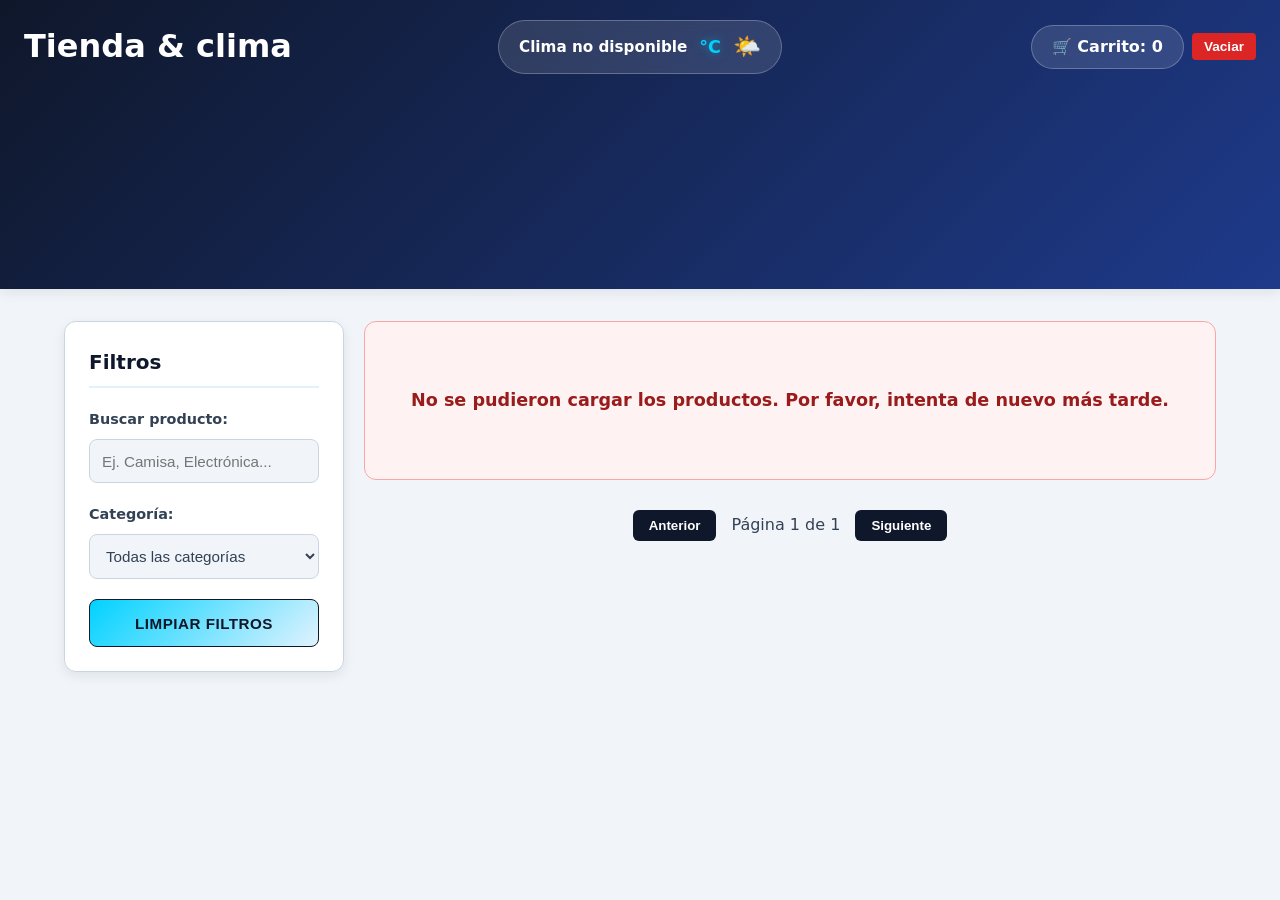
<file: CENTRO DE CATALOGO TECNOLOGICO/Centro-de-Catalogo-Tecnologico.html>
<!DOCTYPE html>
<html lang="es">
<head>
    <meta charset="UTF-8">
    <meta name="viewport" content="width=device-width, initial-scale=1.0">
    <meta name="description" content="Aplicación de Clima y Catálogo de Productos con Filtros y Buscador.">
    <title>Tienda & Clima Hub</title>
    <link rel="stylesheet" href="Centro-de-Catalogo-Tecnologico.css">
    <link rel="shortcut icon" href="LOGO GRIS.png" type="image/x-icon">

</head>
<body>
    <!-- Encabezado Principal: -->
    <header class="cabecera-principal">
        <div class="contenedor-cabecera">
            <h1 class="titulo-marca">Tienda & clima</h1>

            
            <!-- Widget del Clima: -->
            <div class="widget-clima" id="widget-clima" aria-live="polite">
                <span class="clima-ciudad" id="clima-ciudad">Cargando ubicación...</span>
                <span class="clima-temperatura" id="clima-temperatura">°C</span>
                <span class="clima-icono" id="clima-icono">🌤️</span>
            </div>

            <div class="contenedor-carrito">
                <div class="widget-clima">
                    <span>🛒 Carrito: <strong id="badge-carrito">0</strong></span>
                </div>
                <button id="boton-vaciar-carrito" class="boton-vaciar">Vaciar</button>
            </div>
        </div>
    </header>
    <div class="contenedor-app">
        <!-- Barra Lateral; Filtros de Productos y Búsqueda: -->
        <aside class="barra-lateral-filtros" aria-label="Filtros de productos">
            <h2 class="titulo-lateral">Filtros</h2>

            <!-- Buscador: -->
            <div class="grupo-filtro">
                <label for="entrada-busqueda">Buscar producto:</label>
                <input type="search" id="entrada-busqueda" placeholder="Ej. Camisa, Electrónica..." autocomplete="off">
            </div>

            <!-- Filtro por Categoría: -->
            <div class="grupo-filtro">
                <label for="selector-categoria">Categoría:</label>
                <select id="selector-categoria">
                    <option value="todos">Todas las categorías</option>
                    <!-- Las categorías se cargan dinámicamente -->
                </select>
            </div>

              <!-- Botón para limpiar filtros: -->
               <button id="boton-limpiar-filtros" class="boton boton-secundario" type="button">Limpiar Filtros</button>
        </aside>

        <!-- Contenido Principal; Catálogo de Productos: -->
        <main class="contenido-principal">
            <section class="seccion-catalogo" aria-labelledby="titulo-catalogo">
                <h2 id="titulo-catalogo" class="solo-lectura">Catálogo de Productos</h2>

                <!-- Cargador: -->
                <div id="cargador" class="contenedor-cargador" role="status" aria-live="polite">
                    <div class="icono-carga"></div>
                    <p>Cargando productos...</p>
                </div>

                 <!-- Mensaje de Error: -->
                <div id="mensaje-error" class="contenedor-error oculto" role="alert">
                    <p id="texto-error">No se encontraron productos que coincidan con tu búsqueda.</p>
                </div>

                <!-- Productos: -->
                <div id="cuadricula-productos" class="cuadricula-productos" aria-live="polite"></div>
            </section>
            <div id="paginacion" class="paginacion-contenedor">
                <button id="boton-prev">Anterior</button>
                <span id="texto-pagina">Página 1 de 1</span>
                <button id="boton-next">Siguiente</button>
        </div>
    
        </main>

    </div>

    <!-- Plantilla para cada Producto: -->
    <template id="plantilla-tarjeta-producto">
        <article class="tarjeta-producto">
            <div class="contenedor-imagen-producto">
                <img src="" alt="" class="imagen-producto" loading="lazy">
            </div>
            <div class="informacion-producto">
                <span class="producto-categoria">Categoría</span>
                <h3 class="producto-titulo">Nombre del Producto</h3>
                <p class="producto-precio">$0.00</p>
                <button type="button" class="boton boton-primario boton-agregar-carrito">Añadir al carrito</button>
            </div>
        </article>
    </template>
    <script src="Centro-de-Catalogo-Tecnologico.js" defer></script>

</body>
</html>
</file>
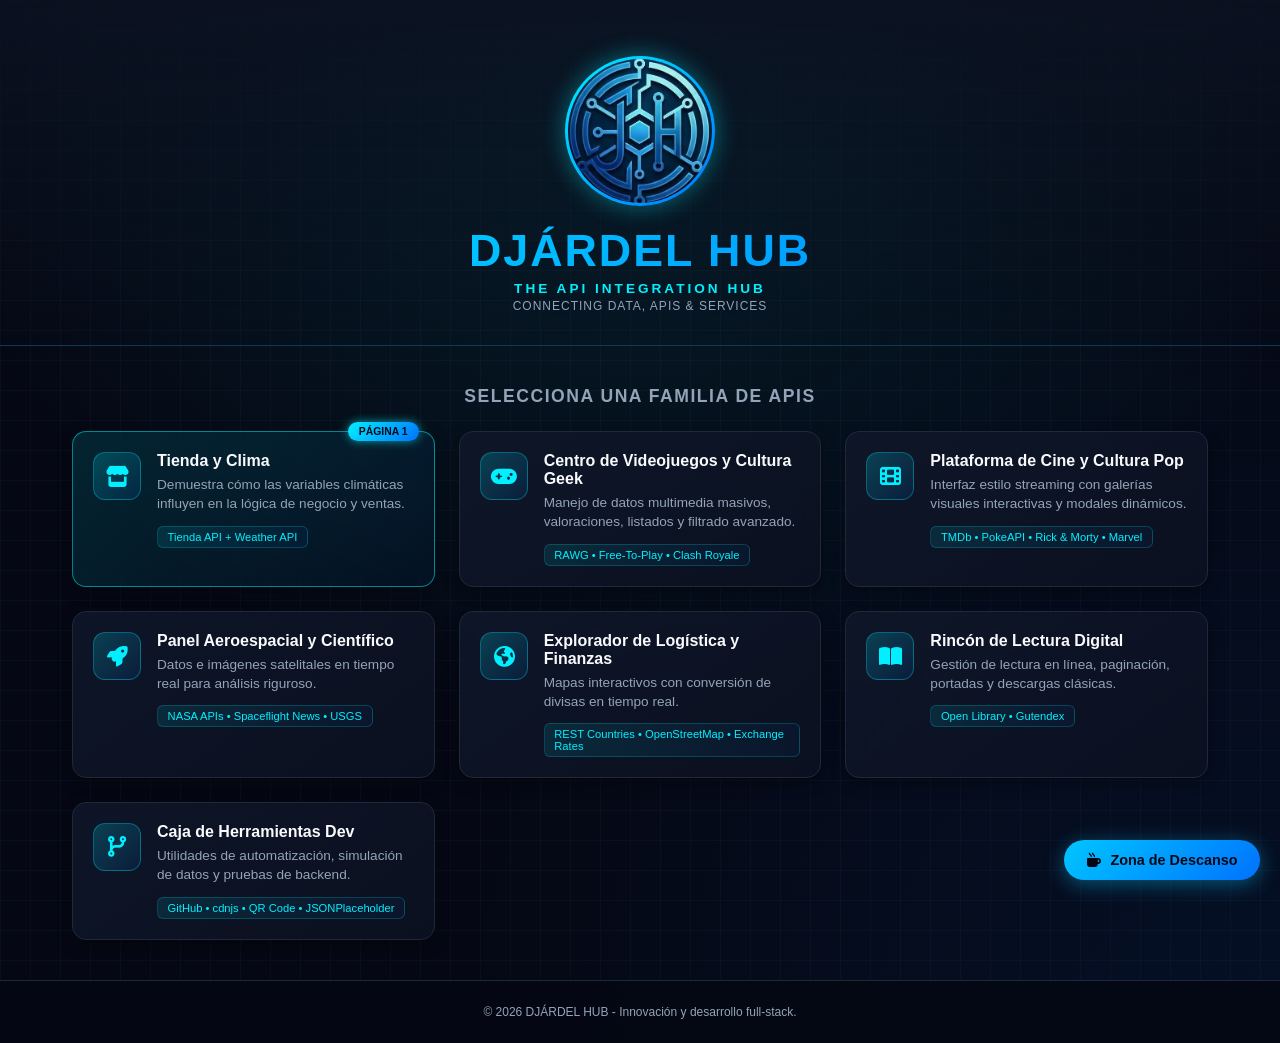
<file: DJARDEL_HUB/DJARDEL_HUB.HTML>
<!DOCTYPE html>
<html lang="es">
<head>
    <meta charset="UTF-8">
    <meta name="viewport" content="width=device-width, initial-scale=1.0">
    <title>DJÁRDEL HUB - El Centro de Integración de APIs </title>
    <link rel="stylesheet" href="DJARDEL_HUB.css">
    <link rel="stylesheet" href="https://cdnjs.cloudflare.com/ajax/libs/font-awesome/6.4.0/css/all.min.css">
    <link rel="shortcut icon" href="../Logo_sin_fondo.png" type="image/x-icon">
</head>
<body>
    <!-- ENCABEZADO: -->
    <header class="seccion-principal">
        <div class="contenedor-logo">
            <img src="jh.jpg" alt="Logo de DJÁRDEL HUB" class="logo-principal">
        </div>
        <h1 class="titulo-principal">DJÁRDEL HUB</h1>
        <p class="subtitulo-primario">THE API INTEGRATION HUB</p>
        <p class="subtitulo-secundario">CONNECTING DATA, APIS & SERVICES</p>
    </header>

    <!-- MENÚ ESCALABLE: -->
    <main class="contenedor-hub">
        <h2 class="titulo-seccion">Selecciona una Familia de APIs</h2>

        <div class="rejilla-menu" id="rejillaMenu">
            <!-- 1. PANEL DE TIENDA Y CLIMA: -->
            <a href="CENTRO DE CATALOGO TECNOLOGICO/Centro-de-Catalogo-Tecnologico.html"  class="tarjeta-api destacada">
                <div class="insignia-tarjeta">Página 1</div>
                <div class="icono-tarjeta">
                    <i class="fa-solid fa-store"></i>
                </div>
                <div class="contenido-tarjeta">
                    <h3>Tienda y Clima</h3>
                    <p>Demuestra cómo las variables climáticas influyen en la lógica de negocio y ventas.</p>
                    <span class="etiqueta-api">Tienda API + Weather API</span>
                </div>
            </a>

            <!-- 2. CENTRO DE VIDEOJUEGOS Y CULTURA GEEK: -->
            <a href="VIDEOJUEGOS" class="tarjeta-api">
                <div class="icono-tarjeta">
                    <i class="fa-solid fa-gamepad"></i>
                </div>
                <div class="contenido-tarjeta">
                    <h3>Centro de Videojuegos y Cultura Geek</h3>
                    <p>Manejo de datos multimedia masivos, valoraciones, listados y filtrado avanzado.</p>
                    <span class="etiqueta-api">RAWG • Free-To-Play • Clash Royale</span>
                </div>
            </a>

            <!-- 3. PLATAFORMA DE CINE Y CULTURA POP: -->
            <a href="CINE Y CULTURA POP" class="tarjeta-api">
                <div class="icono-tarjeta">
                    <i class="fa-solid fa-film"></i>
                </div>
                <div class="contenido-tarjeta">
                    <h3>Plataforma de Cine y Cultura Pop</h3>
                    <p>Interfaz estilo streaming con galerías visuales interactivas y modales dinámicos.</p>
                    <span class="etiqueta-api">TMDb • PokeAPI • Rick & Morty • Marvel</span>
                </div>
            </a>
            
            <!-- 4. PANEL DE CONTROL AEROESPACIAL Y CIENTÍFICO: -->
            <a href="paginas/aeroespacial.html" class="tarjeta-api">
                <div class="icono-tarjeta">
                    <i class="fa-solid fa-rocket"></i>
                </div>
                <div class="contenido-tarjeta">
                    <h3>Panel Aeroespacial y Científico</h3>
                    <p>Datos e imágenes satelitales en tiempo real para análisis riguroso.</p>
                    <span class="etiqueta-api">NASA APIs • Spaceflight News • USGS</span>
                </div>
            </a>

            <!-- 5. LOGÍSTICA Y FINANZAS: -->
            <a href="paginas/logistica-finanzas.html" class="tarjeta-api">
                <div class="icono-tarjeta">
                    <i class="fa-solid fa-earth-americas"></i>
                </div>
                <div class="contenido-tarjeta">
                    <h3>Explorador de Logística y Finanzas</h3>
                    <p>Mapas interactivos con conversión de divisas en tiempo real.</p>
                    <span class="etiqueta-api">REST Countries • OpenStreetMap • Exchange Rates</span>
                </div>
            </a>

            <!-- 6. RINCIÓN DE LECTURA Y BIBLIOTECA DIGITAL: -->
            <a href="paginas/biblioteca.html" class="tarjeta-api">
                <div class="icono-tarjeta">
                    <i class="fa-solid fa-book-open"></i>
                </div>
                <div class="contenido-tarjeta">
                    <h3>Rincón de Lectura Digital</h3>
                    <p>Gestión de lectura en línea, paginación, portadas y descargas clásicas.</p>
                    <span class="etiqueta-api">Open Library • Gutendex</span>
                </div>
            </a>

            <!-- 7. CAJA DE HERRAMIENTAS Y LABORATORIO DE PRUEBAS: -->
            <a href="paginas/herramientas-dev.html" class="tarjeta-api">
                <div class="icono-tarjeta">
                    <i class="fa-solid fa-code-branch"></i>
                </div>
                <div class="contenido-tarjeta">
                    <h3>Caja de Herramientas Dev</h3>
                    <p>Utilidades de automatización, simulación de datos y pruebas de backend.</p>
                    <span class="etiqueta-api">GitHub • cdnjs • QR Code • JSONPlaceholder</span>
                </div>
            </a>
        
        </div>
    </main>


    <!-- PIE DE PÁGINA: -->
    <footer class="pie-pagina">
        <p>&copy; 2026 DJÁRDEL HUB - Innovación y desarrollo full-stack.</p>
    </footer>


    <!-- ZONA DE DESCANSO: -->
    <aside class="contenedor-zona-descanso-flotante">
        <button id="botonZonaDescanso" class="boton-descanso">
            <i class="fa-solid fa-mug-hot"></i>
            <span>Zona de Descanso</span>
        </button>
    </aside>
    <script src="DJARDEL_HUB.js"></script>
    
</body>
</html>
</file>
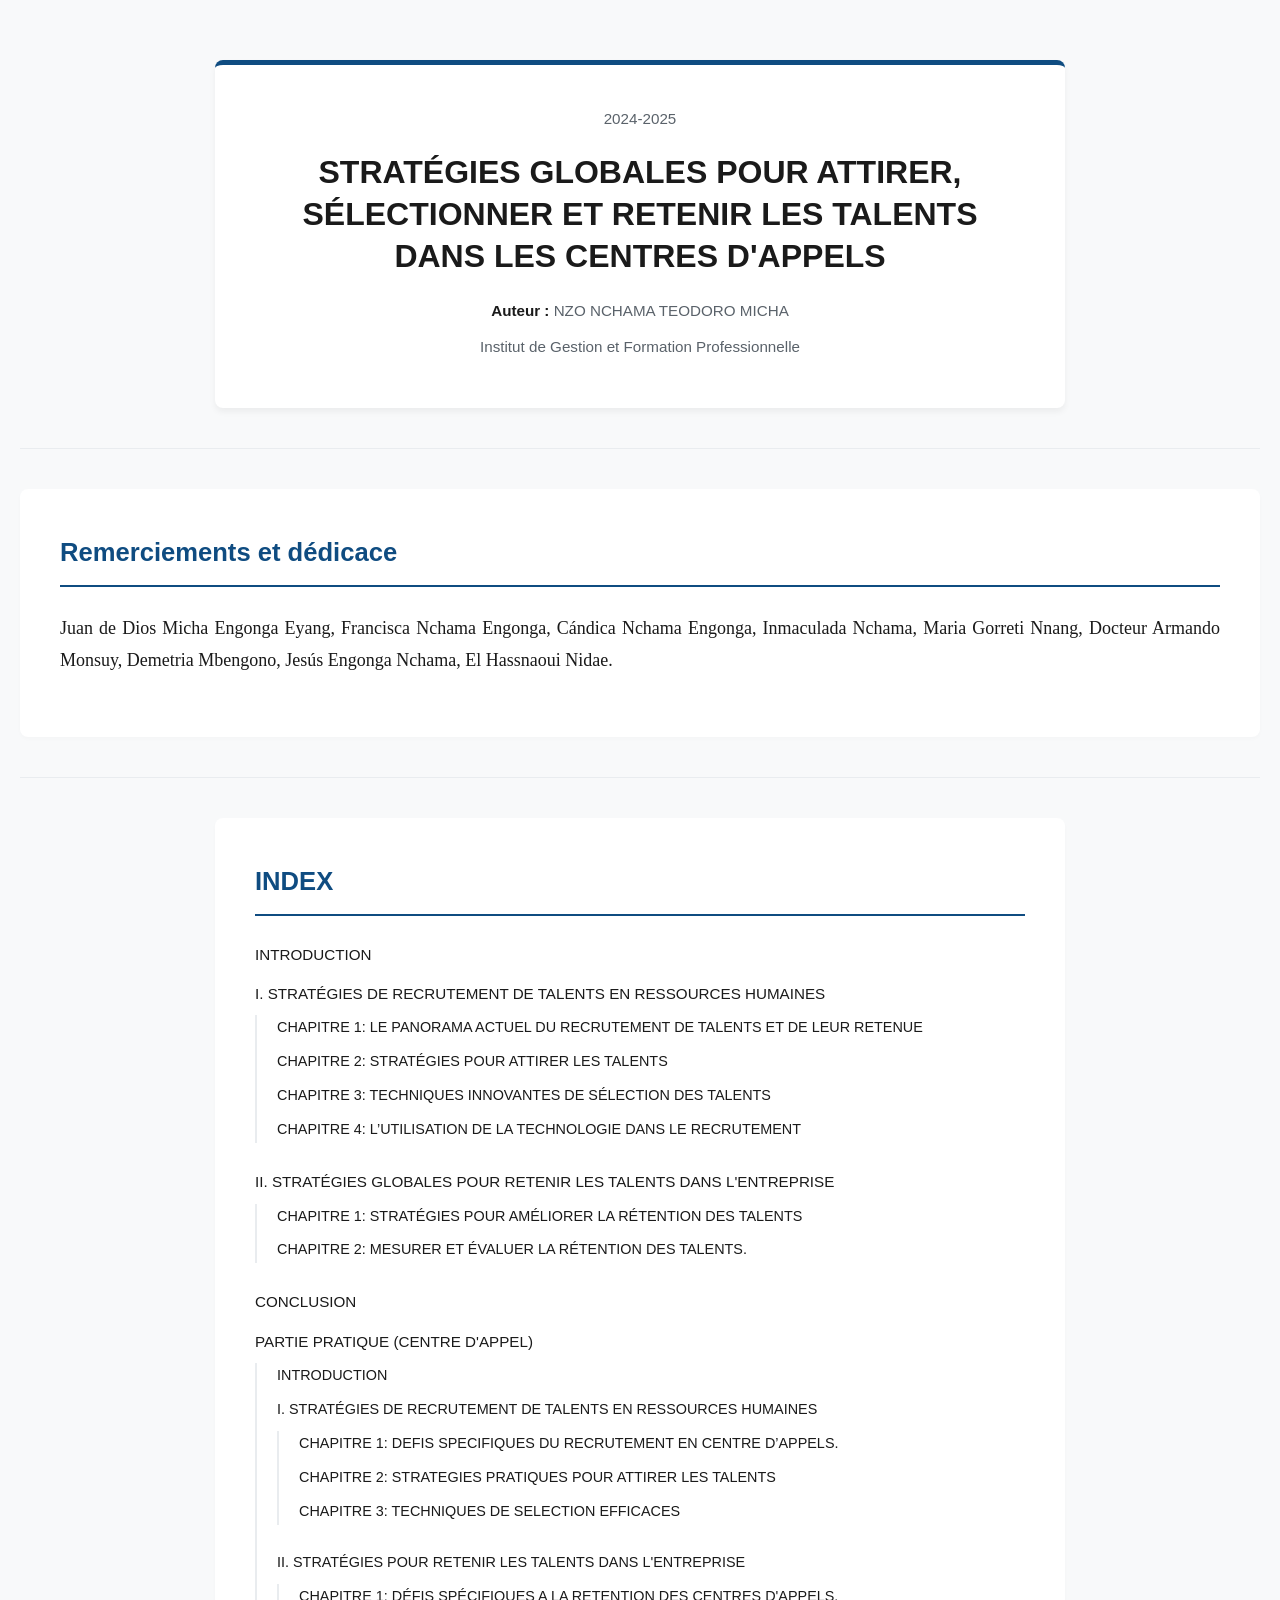
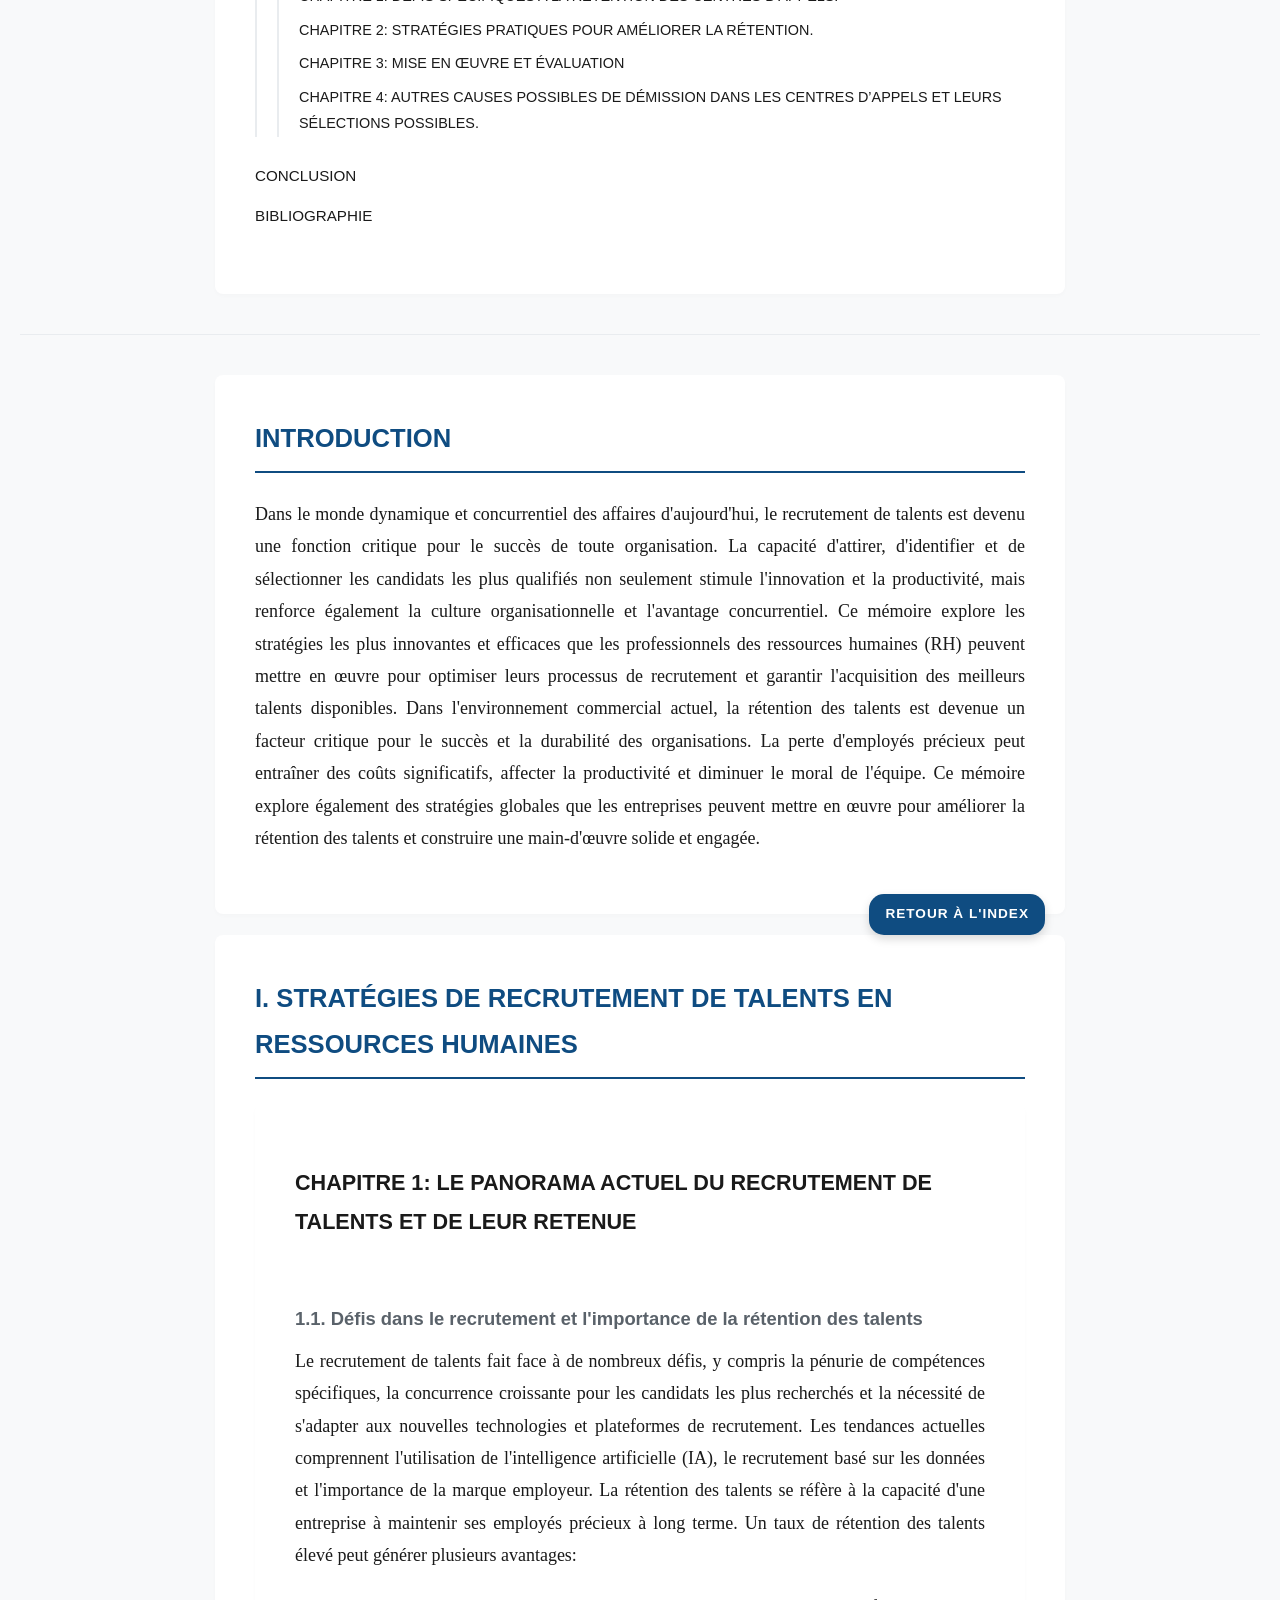
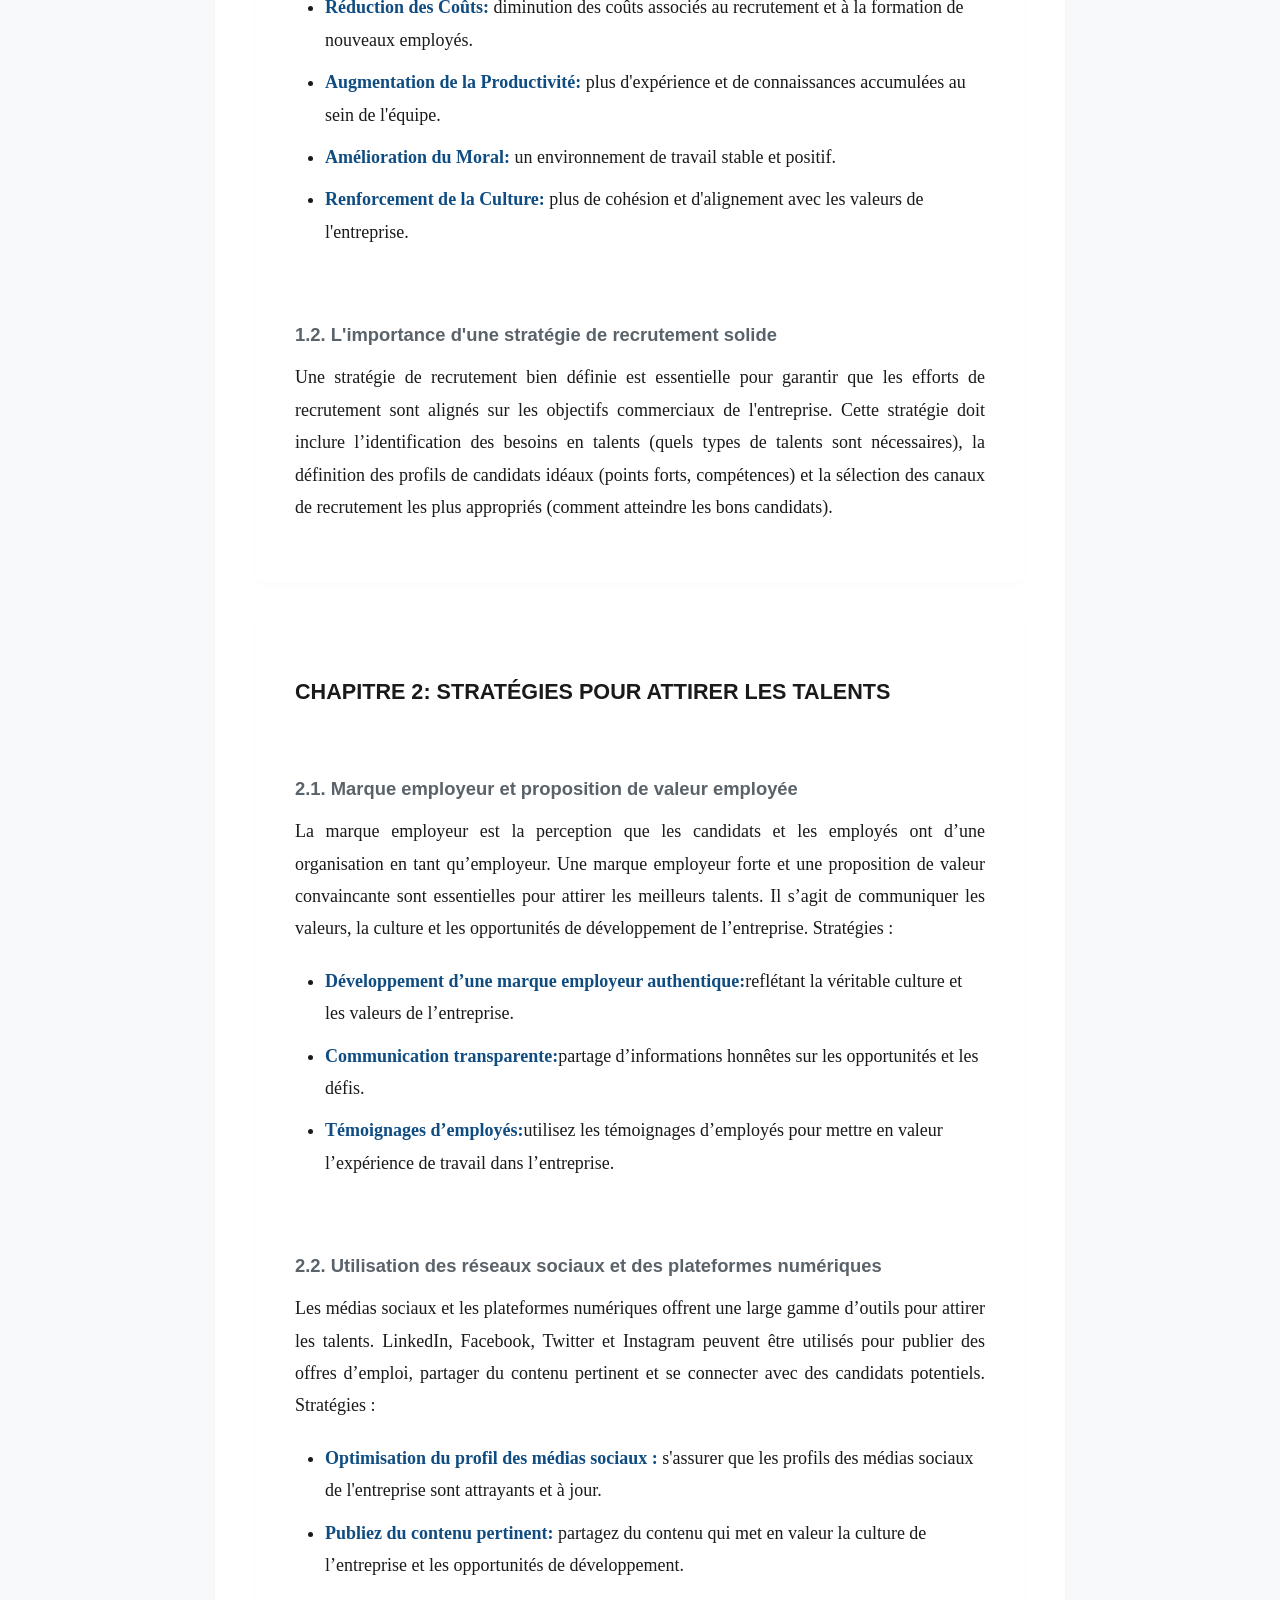
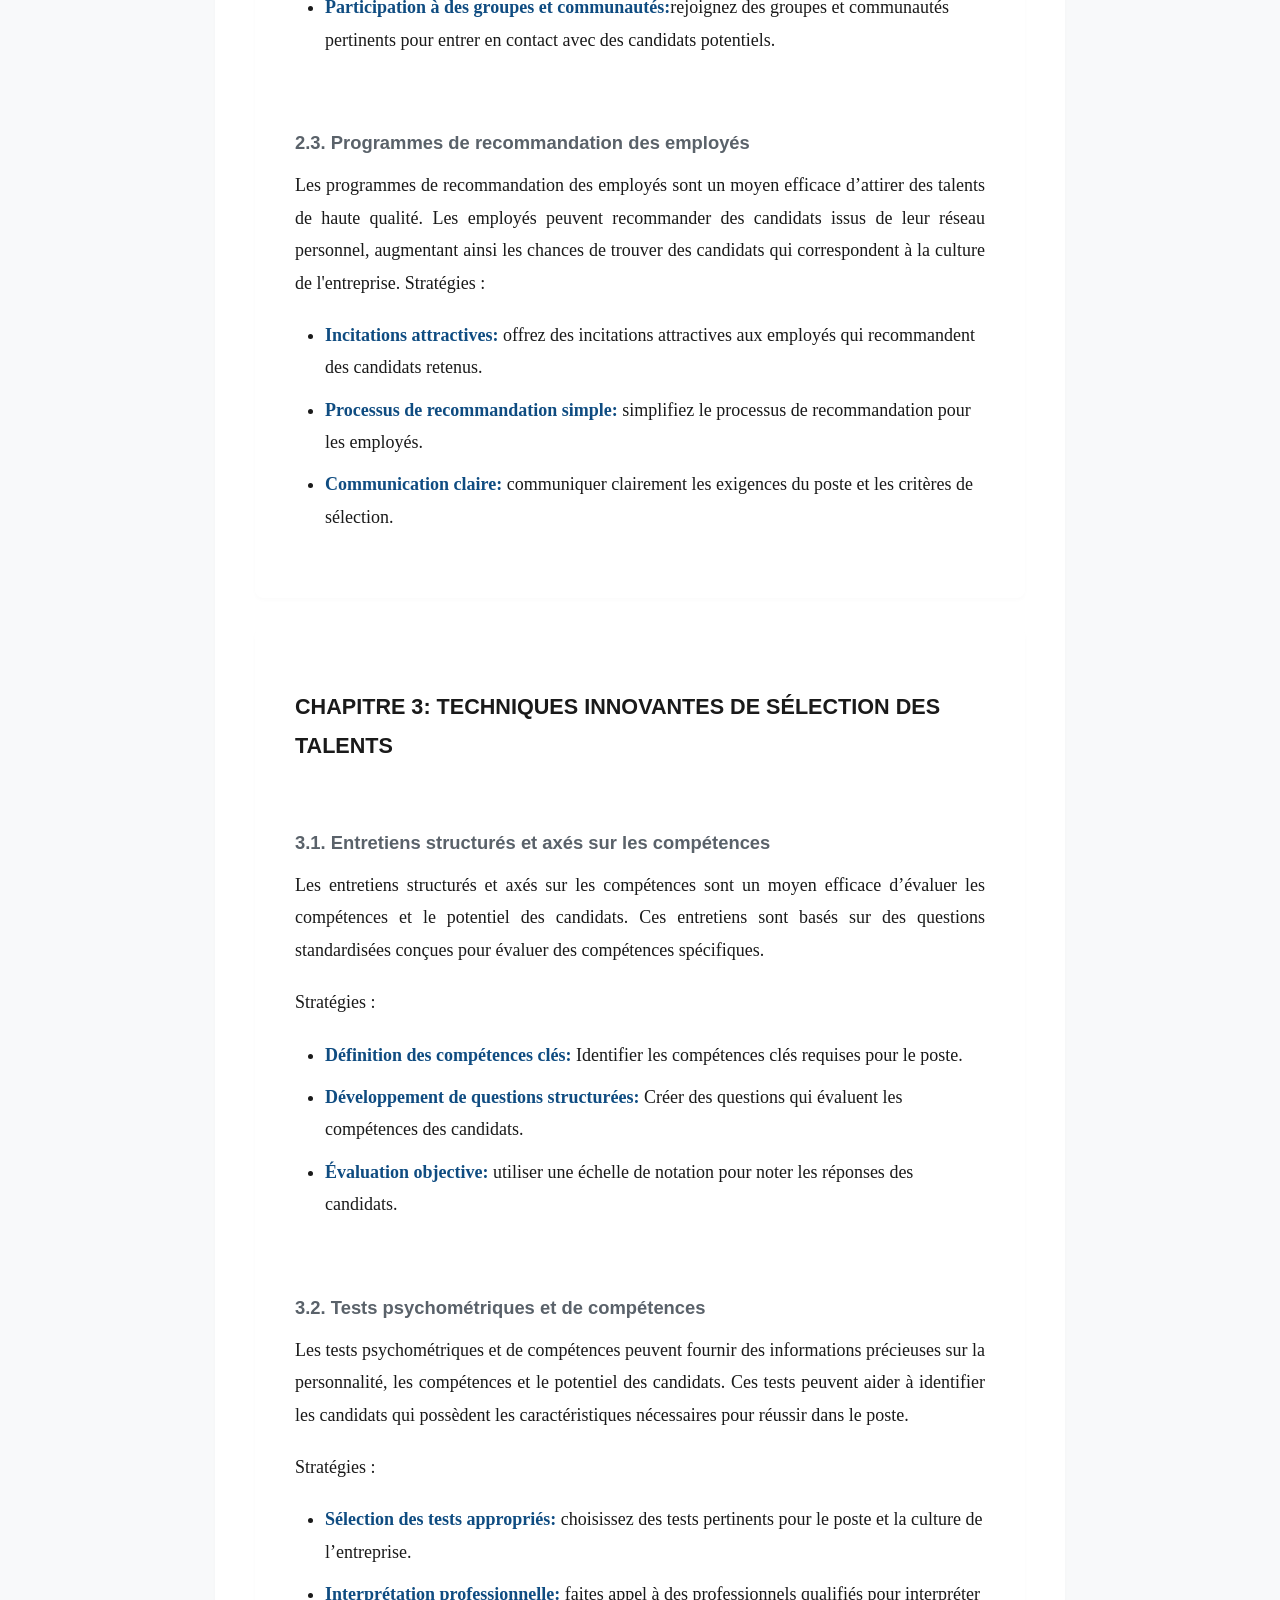
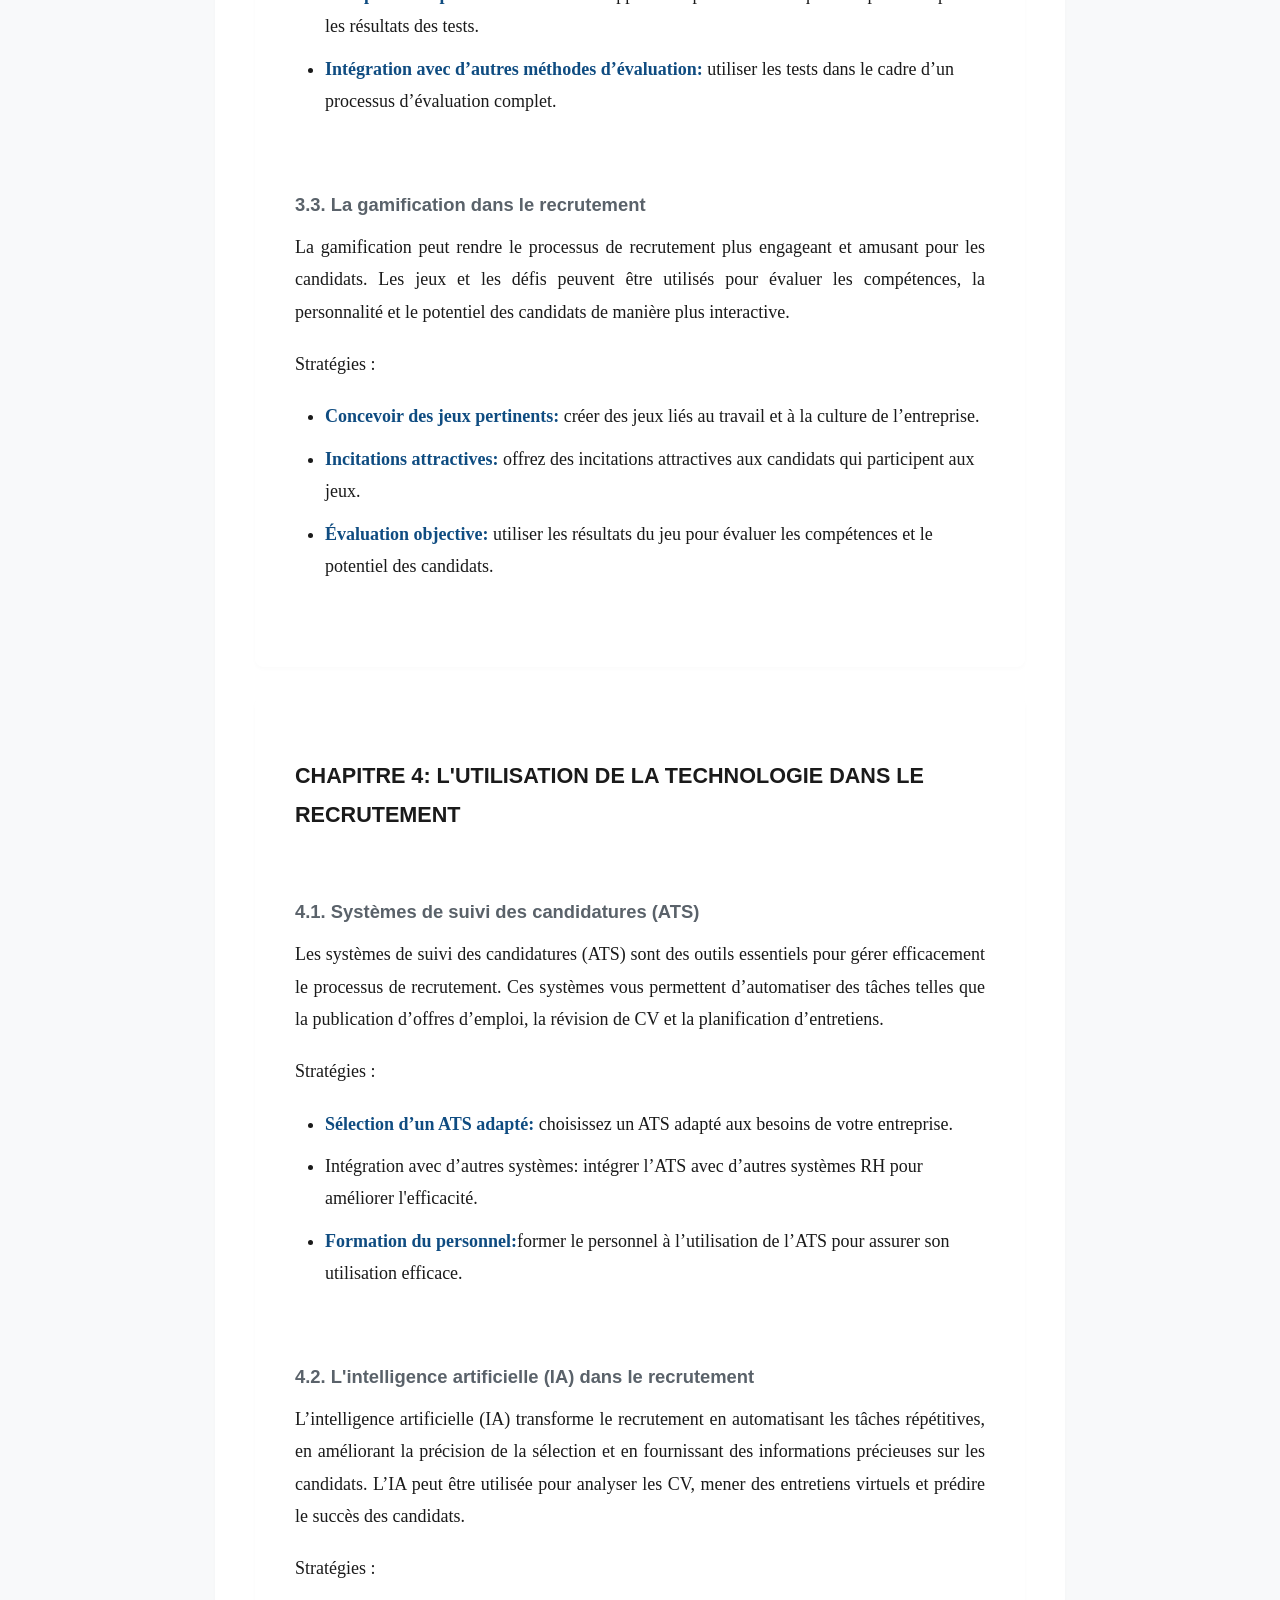
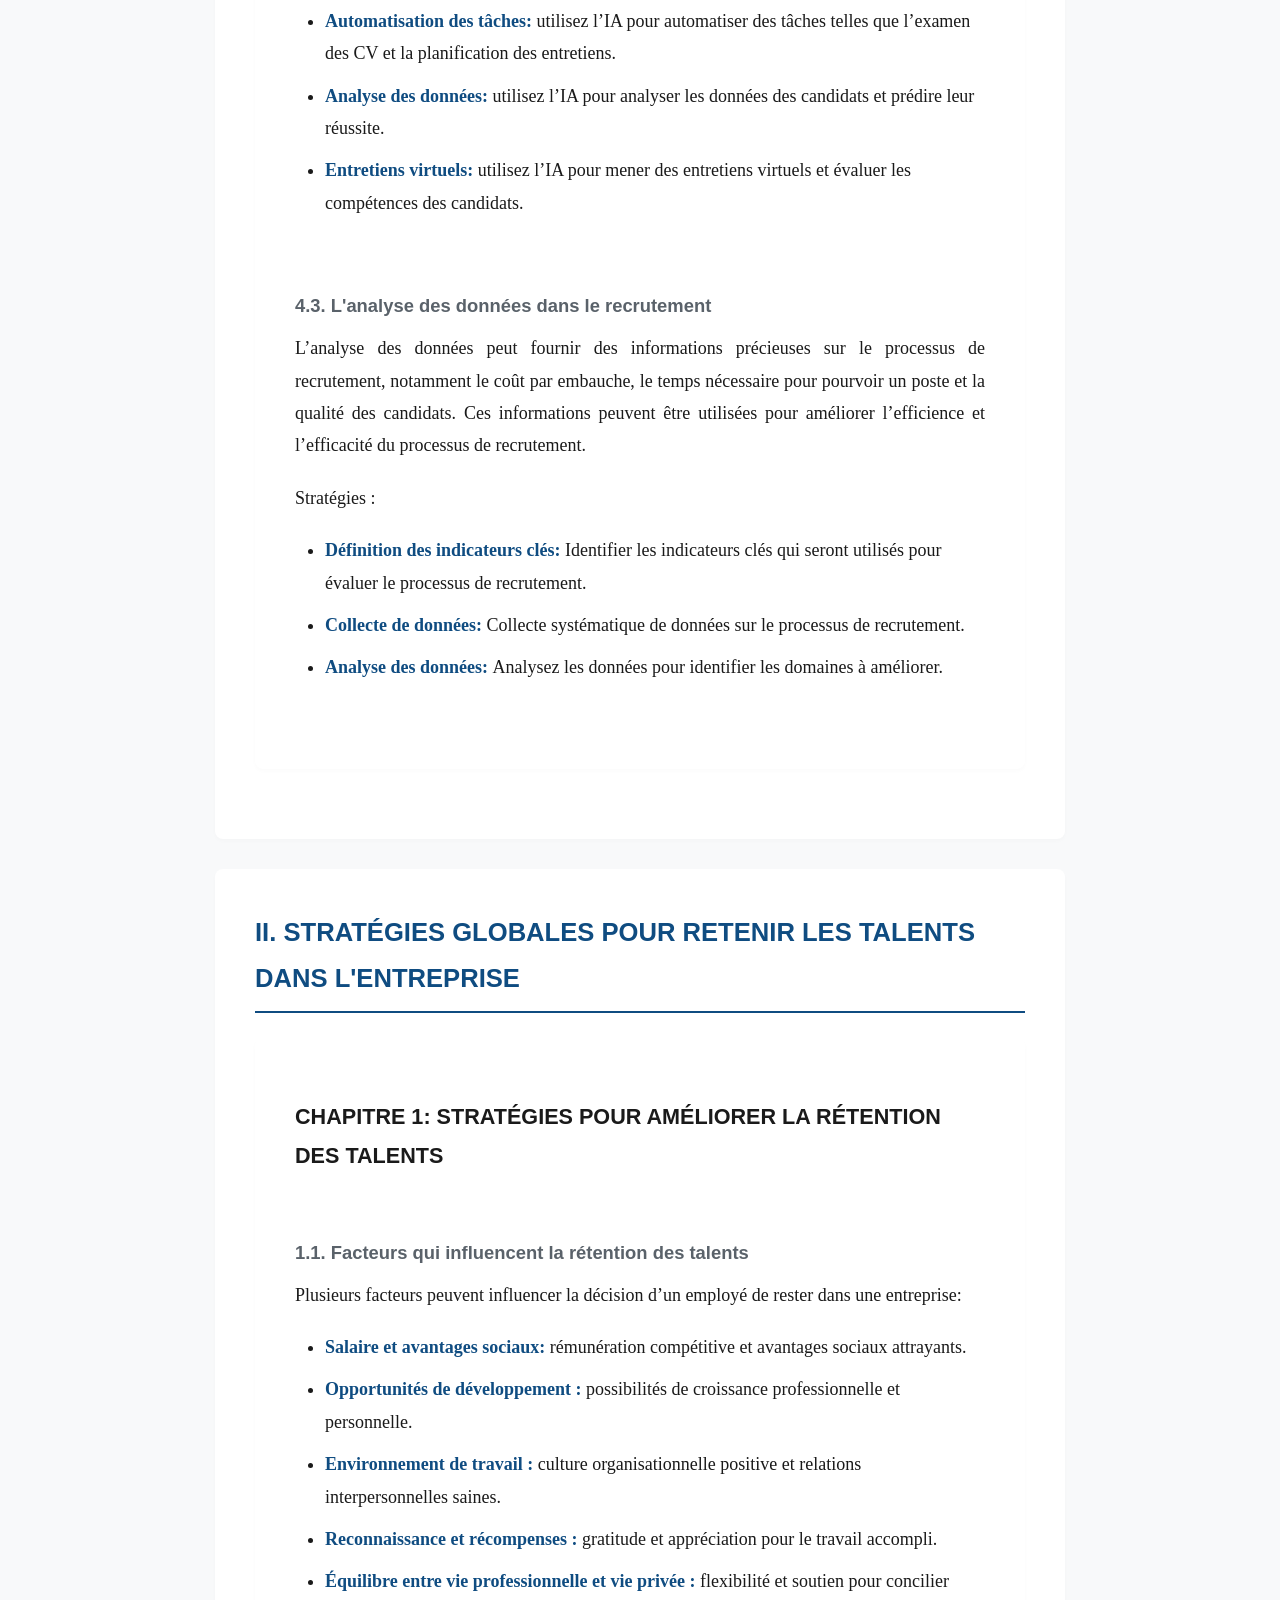
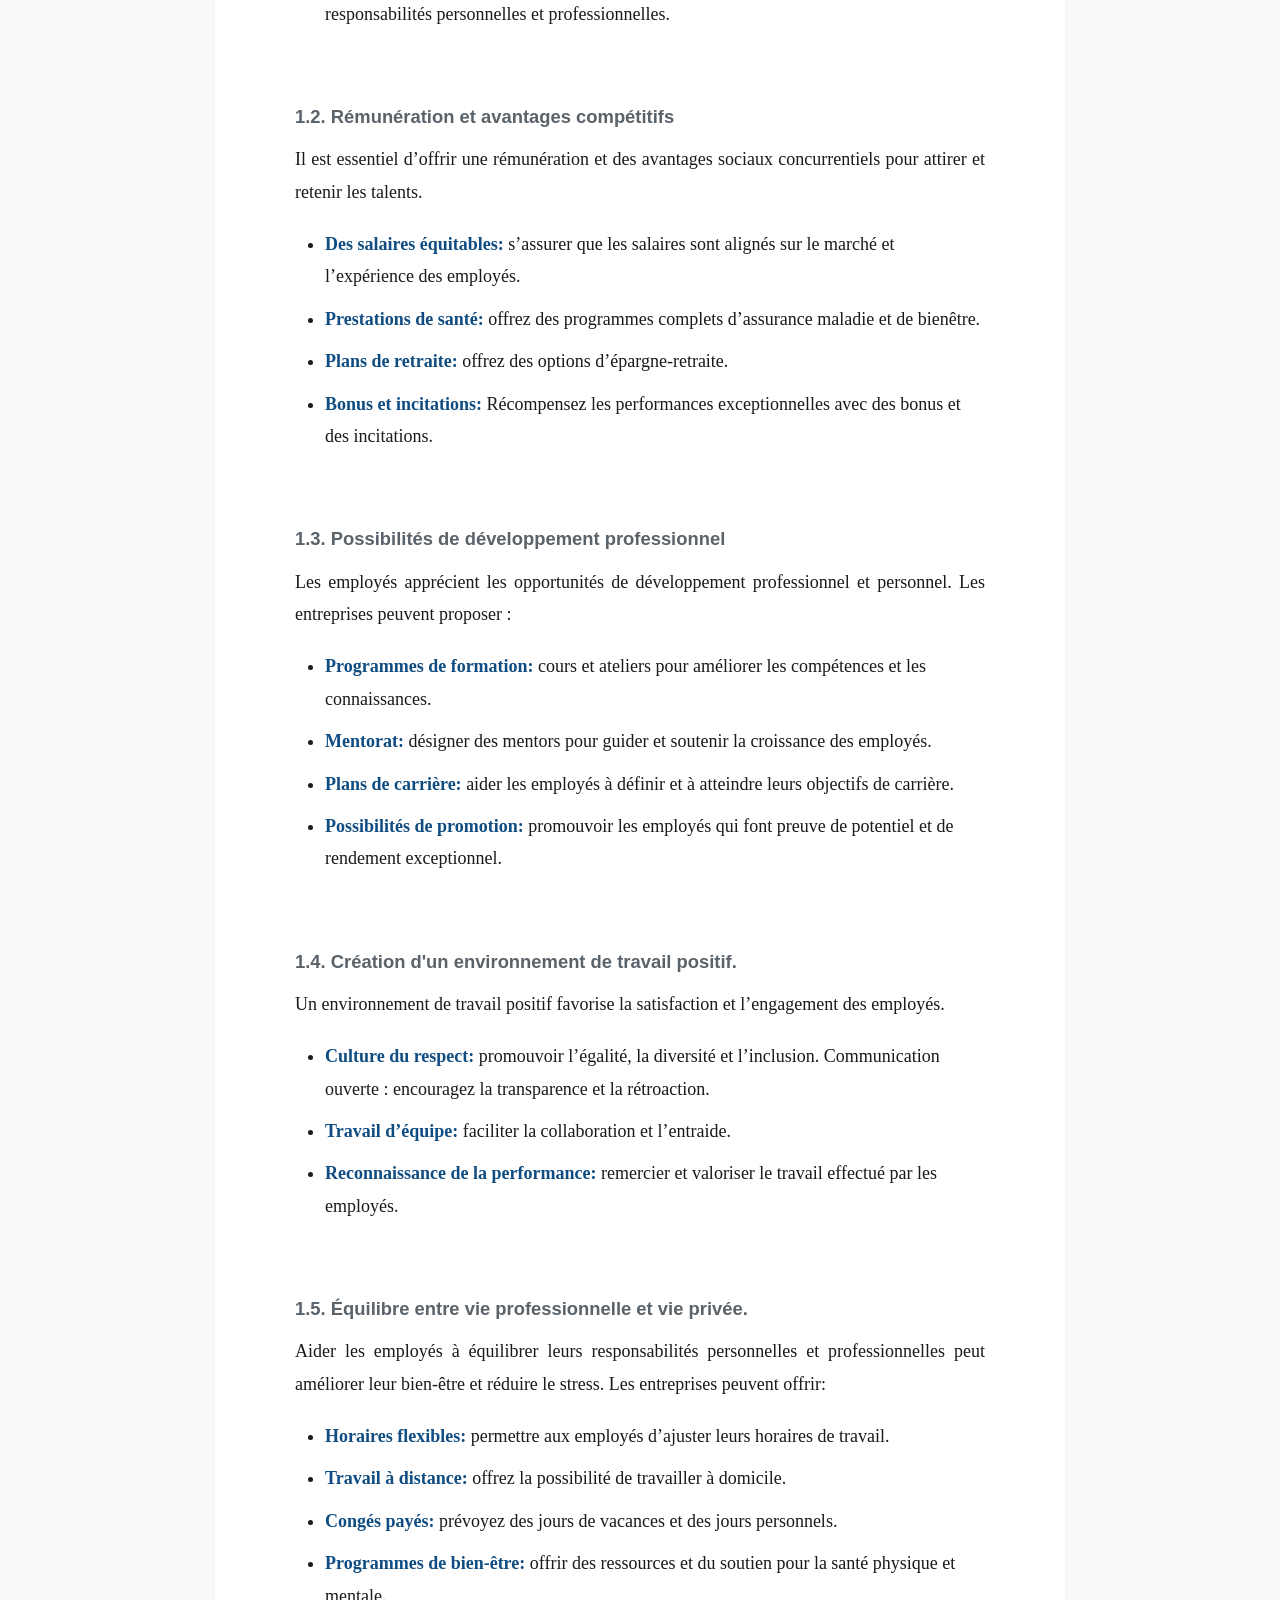
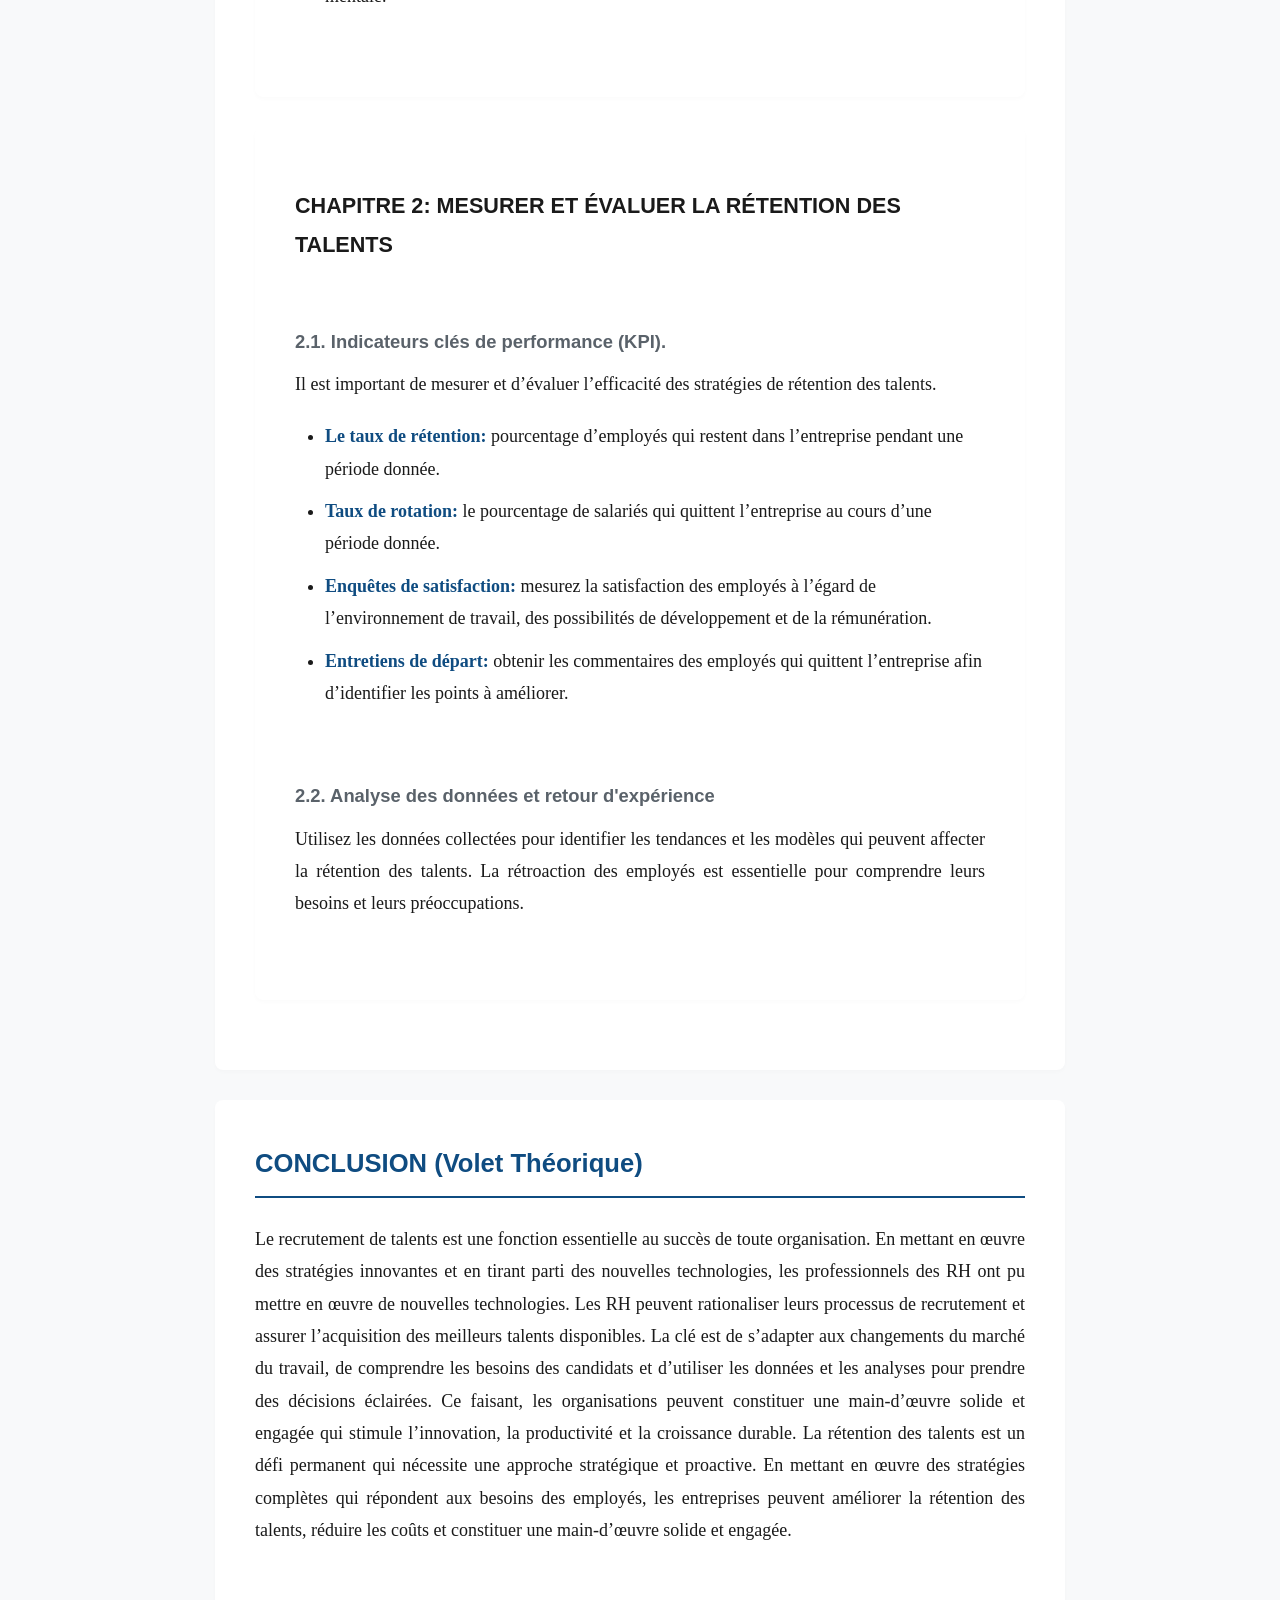
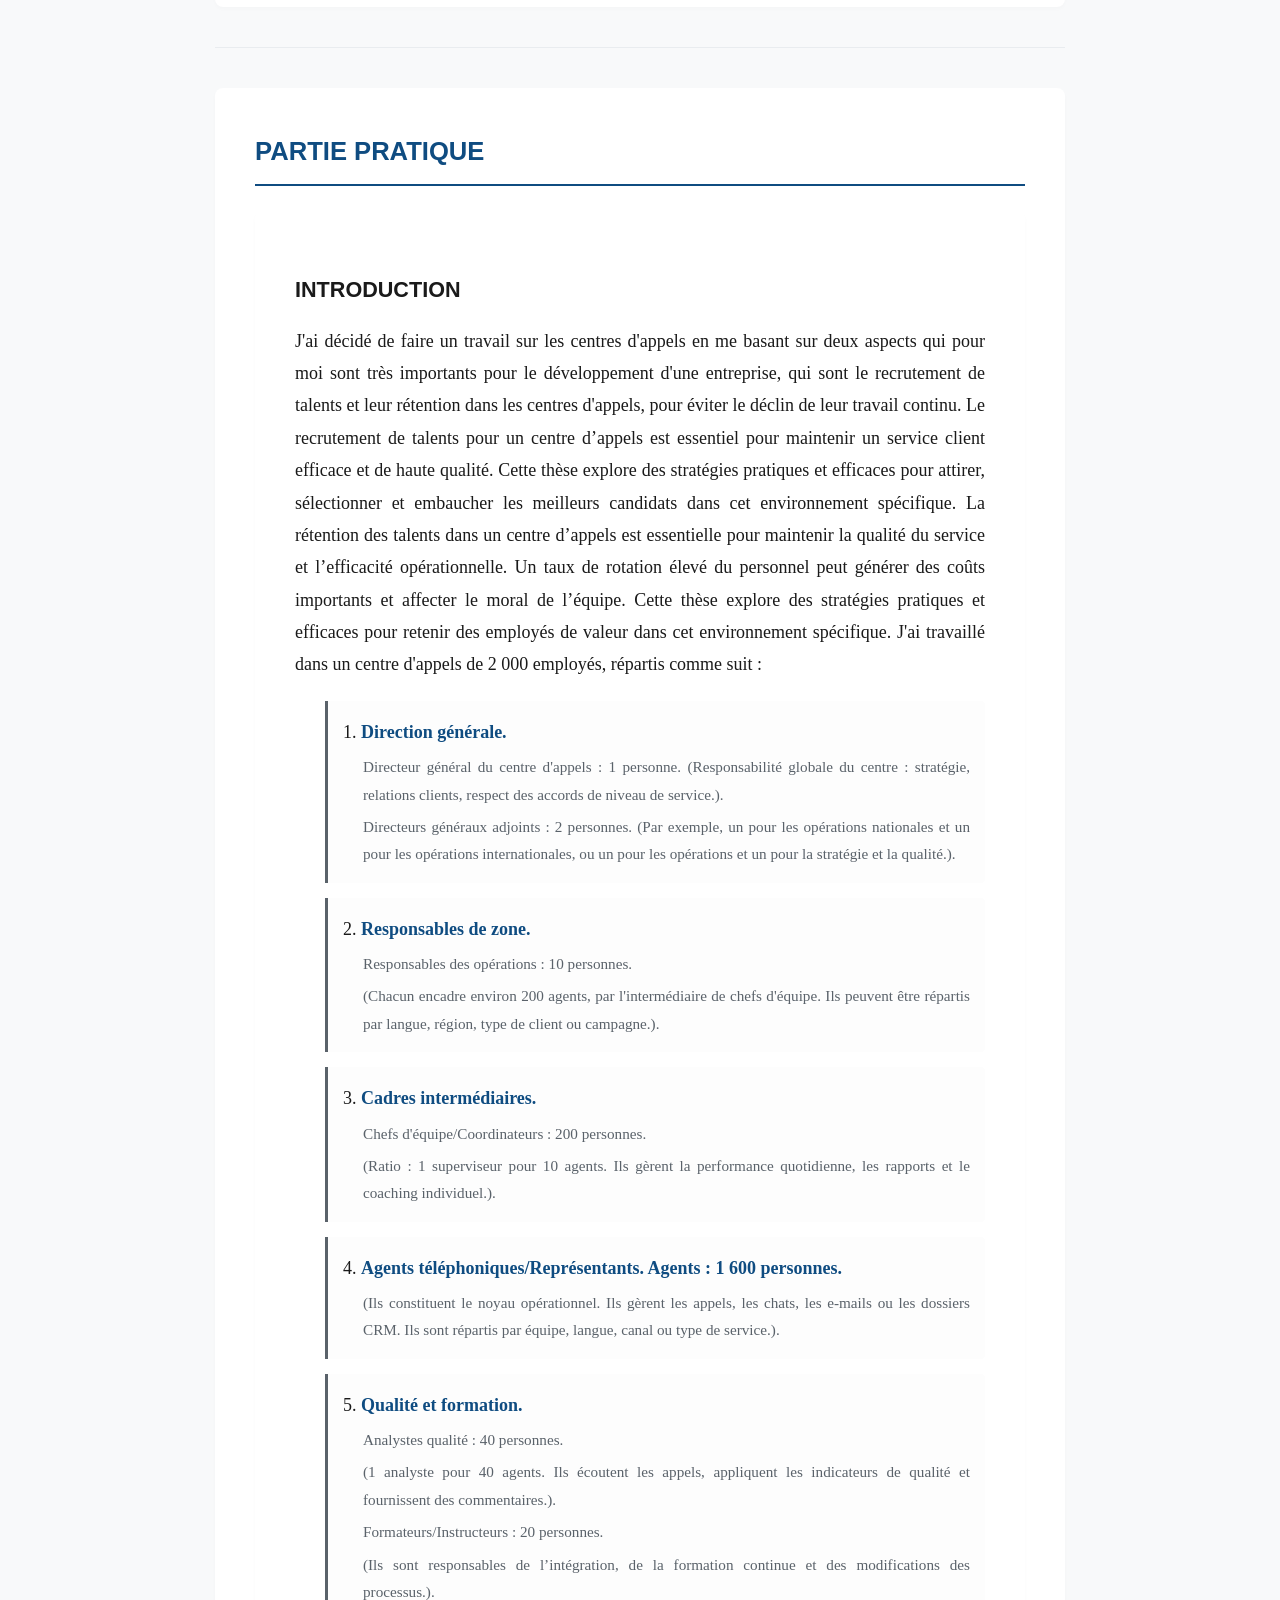
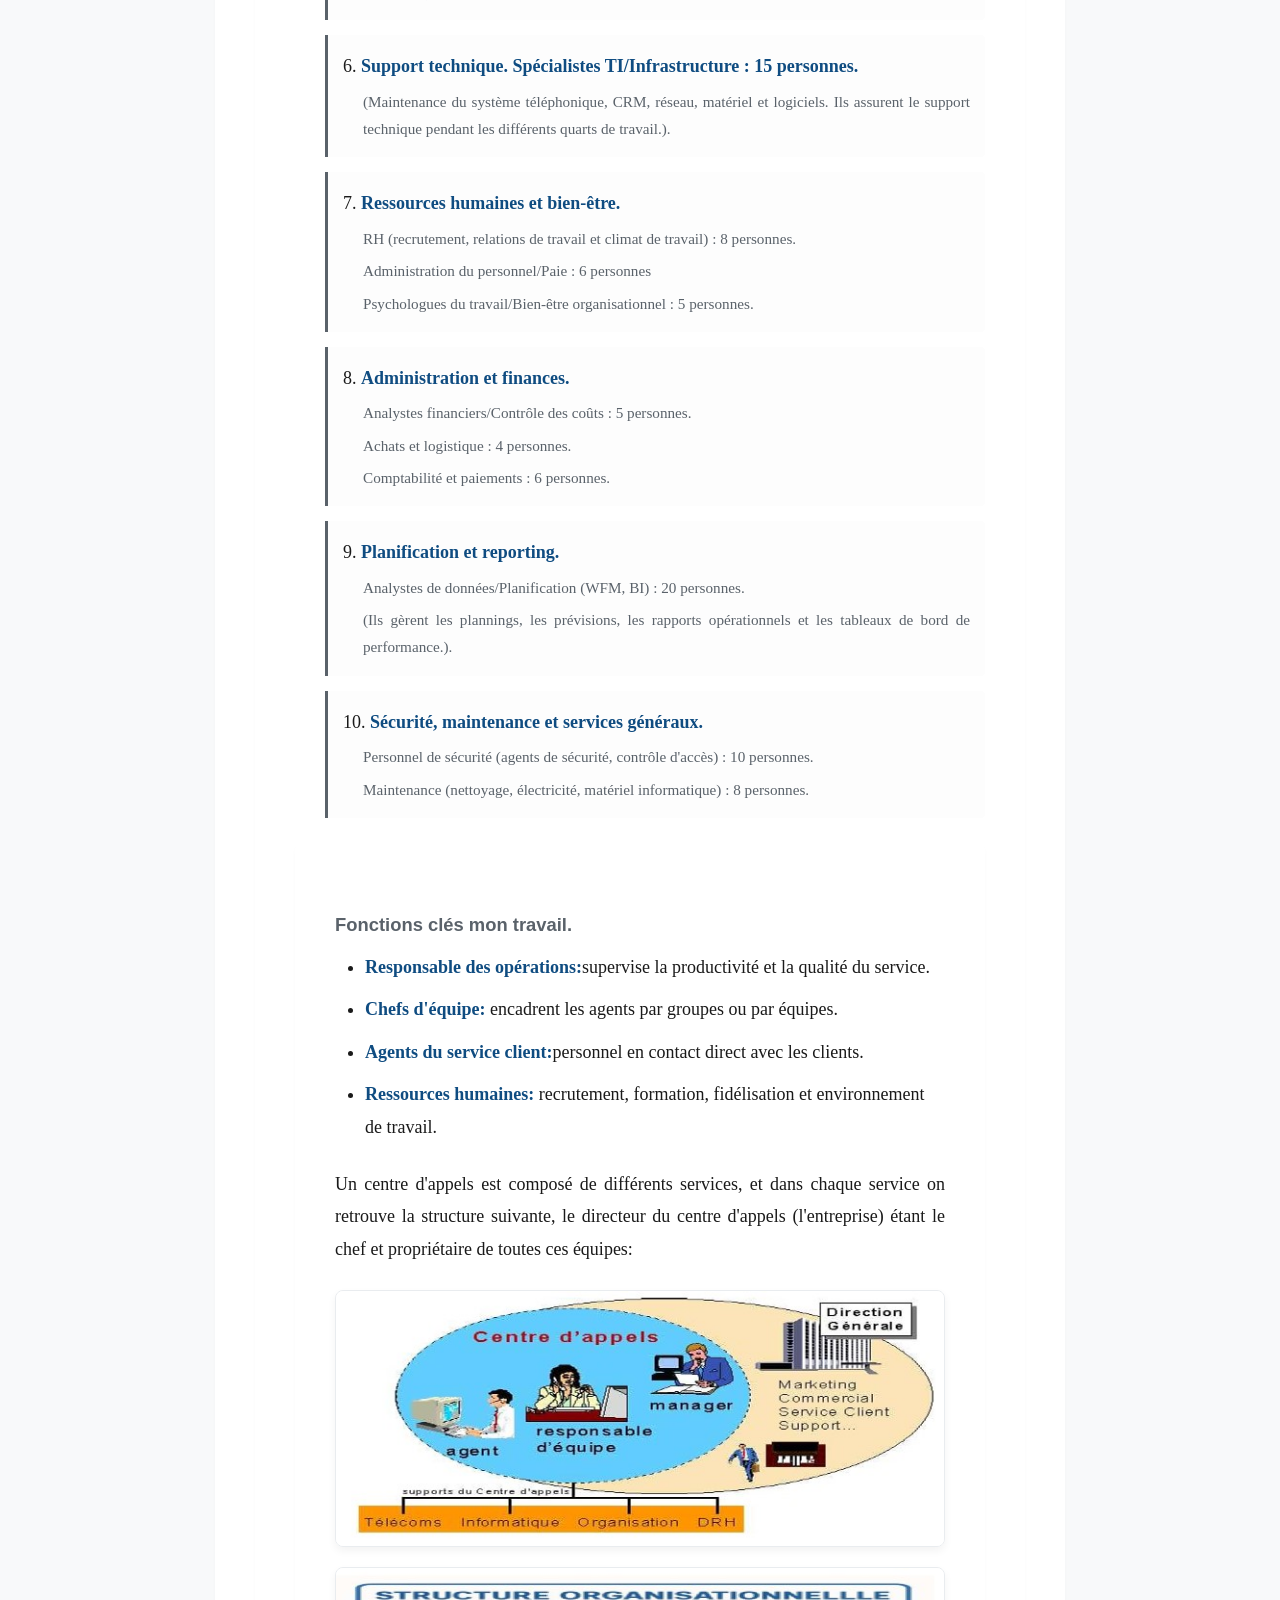
<file: TESINA/tesina.html>
<!DOCTYPE html>
<html lang="fr">
<head>
    <meta charset="UTF-8">
    <title>Tesina</title>
    <link rel="shortcut icon" href="LOGO GRIS.png" type="image/x-icon">
    <link rel="stylesheet" href="tesina.css">
</head>
<body>

    <header>
        <p>2024-2025</p>
        <h1>STRATÉGIES GLOBALES POUR ATTIRER, SÉLECTIONNER ET RETENIR LES TALENTS DANS LES CENTRES D'APPELS</h1>
        <p><strong>Auteur :</strong> NZO NCHAMA TEODORO MICHA</p>
        <p>Institut de Gestion et Formation Professionnelle</p>
    </header>

    <hr>

    <section id="dedicatorias">
        <h2>Remerciements et dédicace</h2>
        <p>Juan de Dios Micha Engonga Eyang, 
            Francisca Nchama Engonga, 
            Cándica Nchama Engonga,
            Inmaculada Nchama, 
            Maria Gorreti Nnang, 
            Docteur Armando Monsuy, 
            Demetria Mbengono, 
            Jesús Engonga Nchama, 
            El Hassnaoui Nidae.</p>
    </section>

    <hr>

    <nav id="indice">
        <h2>INDEX</h2>
        <ul>
            <li><a href="#introduccion-general">INTRODUCTION</a></li>

            <li><a href="#parte-1">I. STRATÉGIES DE RECRUTEMENT DE TALENTS EN RESSOURCES HUMAINES</a>
                <ul>
                    <li><a href="#p1-tema-1">CHAPITRE 1: LE PANORAMA ACTUEL DU RECRUTEMENT DE TALENTS ET DE LEUR RETENUE</a></li>
                    <li><a href="#p1-tema-2">CHAPITRE 2: STRATÉGIES POUR ATTIRER LES TALENTS</a></li>
                    <li><a href="#p1-tema-3">CHAPITRE 3: TECHNIQUES INNOVANTES DE SÉLECTION DES TALENTS</a></li>
                    <li><a href="#p1-tema-4">CHAPITRE 4: L’UTILISATION DE LA TECHNOLOGIE DANS LE RECRUTEMENT</a></li>
                </ul>
            </li>

            <li><a href="#parte-2">II. STRATÉGIES GLOBALES POUR RETENIR LES TALENTS DANS L'ENTREPRISE</a>
                <ul>
                    <li><a href="#p2-tema-1">CHAPITRE 1: STRATÉGIES POUR AMÉLIORER LA RÉTENTION DES TALENTS</a></li>
                    <li><a href="#p2-tema-2">CHAPITRE 2: MESURER ET ÉVALUER LA RÉTENTION DES TALENTS.</a></li>
                </ul>
            </li>

            <li><a href="#conclusion-teorica">CONCLUSION</a></li>

            <li><a href="#parte-practica">PARTIE PRATIQUE (CENTRE D'APPEL)</a>
                <ul>
                    <li><a href="#practica-intro">INTRODUCTION</a></li>
                    <li><a href="#practica-seccion-1">I. STRATÉGIES DE RECRUTEMENT DE TALENTS EN RESSOURCES HUMAINES</a>
                        <ul>
                            <li><a href="#practica-p1-t1">CHAPITRE 1: DEFIS SPECIFIQUES DU RECRUTEMENT EN CENTRE D’APPELS. </a></li>
                            <li><a href="#practica-p1-t2">CHAPITRE 2: STRATEGIES PRATIQUES POUR ATTIRER LES TALENTS</a></li>
                            <li><a href="#practica-p1-t3">CHAPITRE 3: TECHNIQUES DE SELECTION EFFICACES</a></li>
                        </ul>
                    </li>

                    <li><a href="#practica-seccion-2">II. STRATÉGIES POUR RETENIR LES TALENTS DANS L'ENTREPRISE</a>
                        <ul>
                            <li><a href="#practica-p2-t1">CHAPITRE 1: DÉFIS SPÉCIFIQUES A LA RETENTION DES CENTRES D'APPELS.</a></li>
                            <li><a href="#practica-p2-t2">CHAPITRE 2: STRATÉGIES PRATIQUES POUR AMÉLIORER LA RÉTENTION.</a></li>
                            <li><a href="#practica-p2-t3">CHAPITRE 3: MISE EN ŒUVRE ET ÉVALUATION</a></li>
                            <li><a href="#practica-p2-t4">CHAPITRE 4: AUTRES CAUSES POSSIBLES DE DÉMISSION DANS LES CENTRES D’APPELS ET LEURS SÉLECTIONS POSSIBLES.</a></li>
                        </ul>
                    </li>
                </ul>
            </li>

            <li><a href="#practica-conclusion">CONCLUSION</a></li>
            <li><a href="#bibliografia">BIBLIOGRAPHIE</a></li>

        </ul>
    </nav>
    <hr>

    <main>
        <section id="introduccion-general">
            <h2>INTRODUCTION</h2>
            <p>Dans le monde dynamique et concurrentiel des affaires d'aujourd'hui, le recrutement de talents est devenu une fonction critique pour le succès de toute organisation. La capacité d'attirer, d'identifier et de sélectionner les candidats les plus qualifiés non seulement stimule l'innovation et la productivité, mais renforce également la culture organisationnelle et l'avantage concurrentiel. Ce mémoire explore les stratégies les plus innovantes et efficaces que les professionnels des ressources humaines (RH) peuvent mettre en œuvre pour optimiser leurs processus de recrutement et garantir l'acquisition des meilleurs talents disponibles. Dans l'environnement commercial actuel, la rétention des talents est devenue un facteur critique pour le succès et la durabilité des organisations. La perte d'employés précieux peut entraîner des coûts significatifs, affecter la productivité et diminuer le moral de l'équipe. Ce mémoire explore également des stratégies globales que les entreprises peuvent mettre en œuvre pour améliorer la rétention des talents et construire une main-d'œuvre solide et engagée.</p>
        </section>

    <div class="contenedor-boton-flotante">
        <div class="btn-volver-indice">
            <p><a href="#indice">Retour à l'index</a></p>
        </div>
    </div>

        <section id="parte-1">
            <h2>I. STRATÉGIES DE RECRUTEMENT DE TALENTS EN RESSOURCES HUMAINES</h2>

            <article id="p1-tema-1">
                <h3>CHAPITRE 1: LE PANORAMA ACTUEL DU RECRUTEMENT DE TALENTS ET DE LEUR RETENUE</h3>
                <section>
                    <h4>1.1. Défis dans le recrutement et l'importance de la rétention des talents</h4>
                    <p>Le recrutement de talents fait face à de nombreux défis, y compris la pénurie de compétences spécifiques, la concurrence croissante pour les candidats les plus recherchés et la nécessité de s'adapter aux nouvelles technologies et plateformes de recrutement. Les tendances actuelles comprennent l'utilisation de l'intelligence artificielle (IA), le recrutement basé sur les données et l'importance de la marque employeur. La rétention des talents se réfère à la capacité d'une entreprise à maintenir ses employés précieux à long terme. Un taux de rétention des talents élevé peut générer plusieurs avantages: 
                    </p>
                    <ul>
                        <li><strong>Réduction des Coûts:</strong> diminution des coûts associés au recrutement et à la formation de nouveaux employés.</li>
                        <li><strong>Augmentation de la Productivité:</strong> plus d'expérience et de connaissances accumulées au sein de l'équipe.</li>
                        <li><strong>Amélioration du Moral: </strong>un environnement de travail stable et positif.</li>
                        <li><strong>Renforcement de la Culture: </strong>plus de cohésion et d'alignement avec les valeurs de l'entreprise.</li>
                    </ul>
                </section>
                <section>
                    <h4>1.2. L'importance d'une stratégie de recrutement solide</h4>
                    <p>Une stratégie de recrutement bien définie est essentielle pour garantir que les efforts de recrutement sont alignés sur les objectifs commerciaux de l'entreprise. Cette stratégie doit inclure l’identification des besoins en talents (quels types de talents sont nécessaires), la définition des profils de candidats idéaux (points forts, compétences) et la sélection des canaux de recrutement les plus appropriés (comment atteindre les bons candidats). </p>
                </section>
            </article>

            <article id="p1-tema-2">
                <h3>CHAPITRE 2: STRATÉGIES POUR ATTIRER LES TALENTS</h3>
                <section>
                    <h4>2.1. Marque employeur et proposition de valeur employée</h4>
                    <p>La marque employeur est la perception que les candidats et les employés ont d’une organisation en tant qu’employeur. Une marque employeur forte et une proposition de valeur convaincante sont essentielles pour attirer les meilleurs talents. Il s’agit de communiquer les valeurs, la culture et les opportunités de développement de l’entreprise. 
                    Stratégies : </p>
                    <ul>
                        <li><strong>Développement d’une marque employeur authentique:</strong>reflétant la véritable culture et les valeurs de l’entreprise.</li>
                        <li><strong>Communication transparente:</strong>partage d’informations honnêtes sur les opportunités et les défis.</li>
                        <li><strong>Témoignages d’employés:</strong>utilisez les témoignages d’employés pour mettre en valeur l’expérience de travail dans l’entreprise.</li>
                    </ul>
                </section>

                <section>
                    <h4>2.2. Utilisation des réseaux sociaux et des plateformes numériques</h4>
                    <p>Les médias sociaux et les plateformes numériques offrent une large gamme d’outils pour attirer les talents. LinkedIn, Facebook, Twitter et Instagram peuvent être utilisés pour publier des offres d’emploi, partager du contenu pertinent et se connecter avec des candidats potentiels.  
                    Stratégies :</p>
                    <ul>
                        <li><strong>Optimisation du profil des médias sociaux :</strong> s'assurer que les profils des médias sociaux de l'entreprise sont attrayants et à jour.</li>
                        <li><strong>Publiez du contenu pertinent:</strong> partagez du contenu qui met en valeur la culture de l’entreprise et les opportunités de développement.</li>
                        <li><strong>Participation à des groupes et communautés:</strong>rejoignez des groupes et communautés pertinents pour entrer en contact avec des candidats potentiels. </li>
                    </ul>
                </section>

                <section>
                    <h4>2.3. Programmes de recommandation des employés</h4>
                    <p>Les programmes de recommandation des employés sont un moyen efficace d’attirer des talents de haute qualité. Les employés peuvent recommander des candidats issus de leur réseau personnel, augmentant ainsi les chances de trouver des candidats qui correspondent à la culture de l'entreprise. 
                    Stratégies : </p>
                    <ul>
                        <li><strong>Incitations attractives:</strong> offrez des incitations attractives aux employés qui recommandent des candidats retenus.</li>
                        <li><strong>Processus de recommandation simple:</strong> simplifiez le processus de recommandation pour les employés.</li>
                        <li><strong>Communication claire:</strong> communiquer clairement les exigences du poste et les critères de sélection.</li>
                    </ul>
                    
                </section>
            </article>

            <article id="p1-tema-3">
                <h3>CHAPITRE 3: TECHNIQUES INNOVANTES DE SÉLECTION DES TALENTS</h3>
                
                <section>
                    <h4>3.1. Entretiens structurés et axés sur les compétences</h4>
                    <p>Les entretiens structurés et axés sur les compétences sont un moyen efficace d’évaluer les compétences et le potentiel des candidats. Ces entretiens sont basés sur des questions standardisées conçues pour évaluer des compétences spécifiques.</p>
                    <p>Stratégies : </p>
                    <ul>
                        <li><strong>Définition des compétences clés: </strong>Identifier les compétences clés requises pour le poste. </li>
                        <li><strong>Développement de questions structurées: </strong>Créer des questions qui évaluent les compétences des candidats. </li>
                        <li><strong>Évaluation objective: </strong>utiliser une échelle de notation pour noter les réponses des candidats. </li>
                    </ul>
                </section>
                <section>
                    <h4>3.2. Tests psychométriques et de compétences</h4>
                    <p>Les tests psychométriques et de compétences peuvent fournir des informations précieuses sur la personnalité, les compétences et le potentiel des candidats. Ces tests peuvent aider à identifier les candidats qui possèdent les caractéristiques nécessaires pour réussir dans le poste.</p>
                    <p>Stratégies :</p>
                    <ul>
                        <li><strong>Sélection des tests appropriés: </strong>choisissez des tests pertinents pour le poste et la culture de l’entreprise. </li>
                        <li><strong>Interprétation professionnelle: </strong> faites appel à des professionnels qualifiés pour interpréter les résultats des tests. </li>
                        <li><strong>Intégration avec d’autres méthodes d’évaluation: </strong>utiliser les tests dans le cadre d’un processus d’évaluation complet.</li>
                    </ul>
                </section>
                <section>
                    <h4>3.3. La gamification dans le recrutement</h4>
                    <p>La gamification peut rendre le processus de recrutement plus engageant et amusant pour les candidats. Les jeux et les défis peuvent être utilisés pour évaluer les compétences, la personnalité et le potentiel des candidats de manière plus interactive.</p>
                    <p>Stratégies :</p>
                    <ul>
                        <li><strong>Concevoir des jeux pertinents: </strong> créer des jeux liés au travail et à la culture de l’entreprise.</li>
                        <li><strong>Incitations attractives: </strong> offrez des incitations attractives aux candidats qui participent aux jeux.</li>
                        <li><strong>Évaluation objective: </strong>utiliser les résultats du jeu pour évaluer les compétences et le potentiel des candidats.</li>
                    </ul>
                </section>

                <section>
                    
                </section>
            </article>

            <article id="p1-tema-4">
                <h3>CHAPITRE 4: L'UTILISATION DE LA TECHNOLOGIE DANS LE RECRUTEMENT</h3>
                <section>
                    <h4>4.1. Systèmes de suivi des candidatures (ATS)</h4>
                    <p>Les systèmes de suivi des candidatures (ATS) sont des outils essentiels pour gérer efficacement le processus de recrutement. Ces systèmes vous permettent d’automatiser des tâches telles que la publication d’offres d’emploi, la révision de CV et la planification d’entretiens. </p>
                    <p>Stratégies :</p>
                    <ul>
                        <li><strong>Sélection d’un ATS adapté:</strong> choisissez un ATS adapté aux besoins de votre entreprise. </li>
                        <li>Intégration avec d’autres systèmes: intégrer l’ATS avec d’autres systèmes RH pour améliorer l'efficacité. </li>
                        <li><strong>Formation du personnel:</strong>former le personnel à l’utilisation de l’ATS pour assurer son utilisation efficace.</li>
                    </ul>
                </section>
                <section>
                    <h4>4.2. L'intelligence artificielle (IA) dans le recrutement</h4>
                    <p>L’intelligence artificielle (IA) transforme le recrutement en automatisant les tâches répétitives, en améliorant la précision de la sélection et en fournissant des informations précieuses sur les candidats. L’IA peut être utilisée pour analyser les CV, mener des entretiens virtuels et prédire le succès des candidats. </p>
                    <p>Stratégies : </p>
                    <ul>
                        <li><strong>Automatisation des tâches:</strong> utilisez l’IA pour automatiser des tâches telles que l’examen des CV et la planification des entretiens. </li>
                        <li><strong>Analyse des données: </strong> utilisez l’IA pour analyser les données des candidats et prédire leur réussite. </li>
                        <li><strong>Entretiens virtuels:</strong> utilisez l’IA pour mener des entretiens virtuels et évaluer les compétences des candidats.</li>
                    </ul>
                </section>
                <section>
                    <h4>4.3. L'analyse des données dans le recrutement</h4>
                    <p>L’analyse des données peut fournir des informations précieuses sur le processus de recrutement, notamment le coût par embauche, le temps nécessaire pour pourvoir un poste et la qualité des candidats. Ces informations peuvent être utilisées pour améliorer l’efficience et l’efficacité du processus de recrutement.  </p>
                    <p>Stratégies :  </p>
                    <ul>
                        <li><strong>Définition des indicateurs clés: </strong>Identifier les indicateurs clés qui seront utilisés pour évaluer le processus de recrutement.  </li>
                        <li><strong>Collecte de données: </strong>Collecte systématique de données sur le processus de recrutement.  </li>
                        <li><strong>Analyse des données: </strong>Analysez les données pour identifier les domaines à améliorer. </li>
                    </ul>
                </section>
                <section>
                    
                </section>
            </article>
        </section>


        <section id="parte-2">
            <h2>II. STRATÉGIES GLOBALES POUR RETENIR LES TALENTS DANS L'ENTREPRISE</h2>
            <article id="p2-tema-1">
                <h3>CHAPITRE 1: STRATÉGIES POUR AMÉLIORER LA RÉTENTION DES TALENTS</h3>
                <section>
                    <h4>1.1. Facteurs qui influencent la rétention des talents</h4>
                    <p>Plusieurs facteurs peuvent influencer la décision d’un employé de rester dans une entreprise: </p>
                    <ul>
                        <li><strong>Salaire et avantages sociaux:</strong> rémunération compétitive et avantages sociaux attrayants. </li>
                        <li><strong>Opportunités de développement : </strong> possibilités de croissance professionnelle et personnelle.</li>
                        <li><strong>Environnement de travail : </strong>culture organisationnelle positive et relations interpersonnelles saines.  </li>
                        <li><strong>Reconnaissance et récompenses :</strong> gratitude et appréciation pour le travail accompli.</li>
                        <li><strong>Équilibre entre vie professionnelle et vie privée :</strong> flexibilité et soutien pour concilier responsabilités personnelles et professionnelles.</li>
                    </ul>
                </section>
                <section>
                    <h4>1.2. Rémunération et avantages compétitifs</h4>
                    <p>Il est essentiel d’offrir une rémunération et des avantages sociaux concurrentiels pour attirer et retenir les talents. </p>
                    <ul>
                        <li><strong>Des salaires équitables: </strong> s’assurer que les salaires sont alignés sur le marché et l’expérience des employés.  </li>
                        <li><strong>Prestations de santé: </strong>  offrez des programmes complets d’assurance maladie et de bienêtre.  </li>
                        <li><strong>Plans de retraite: </strong> offrez des options d’épargne-retraite.  </li>
                        <li><strong>Bonus et incitations: </strong> Récompensez les performances exceptionnelles avec des bonus et des incitations. </li>
                    </ul>
                </section>
                <section>
                    <h4>1.3. Possibilités de développement professionnel</h4>
                    <p>Les employés apprécient les opportunités de développement professionnel et personnel. Les entreprises peuvent proposer : </p>
                    <ul>
                        <li><strong>Programmes de formation: </strong> cours et ateliers pour améliorer les compétences et les connaissances.  </li>
                        <li><strong>Mentorat: </strong>  désigner des mentors pour guider et soutenir la croissance des employés. </li>
                        <li><strong>Plans de carrière: </strong> aider les employés à définir et à atteindre leurs objectifs de carrière.  </li>
                        <li><strong>Possibilités de promotion: </strong> promouvoir les employés qui font preuve de potentiel et de rendement exceptionnel.</li>
                    </ul>
                </section>
                <section>
                    <h4>1.4. Création d'un environnement de travail positif.</h4>
                    <p>Un environnement de travail positif favorise la satisfaction et l’engagement des employés. </p>
                    <ul>
                        <li><strong>Culture du respect: </strong>  promouvoir l’égalité, la diversité et l’inclusion. Communication ouverte : encouragez la transparence et la rétroaction.</li>
                        <li><strong>Travail d’équipe: </strong> faciliter la collaboration et l’entraide.  </li>
                        <li><strong>Reconnaissance de la performance: </strong> remercier et valoriser le travail effectué par les employés. </li>
                    </ul>
                </section>
                <section>
                    <h4>1.5. Équilibre entre vie professionnelle et vie privée.</h4>
                    <p>Aider les employés à équilibrer leurs responsabilités personnelles et professionnelles peut améliorer leur bien-être et réduire le stress. Les entreprises peuvent offrir:</p>
                    <ul>
                        <li><strong>Horaires flexibles: </strong> permettre aux employés d’ajuster leurs horaires de travail. </li>
                        <li><strong>Travail à distance: </strong>offrez la possibilité de travailler à domicile.  </li>
                        <li><strong>Congés payés: </strong>prévoyez des jours de vacances et des jours personnels.  </li>
                        <li><strong>Programmes de bien-être: </strong> offrir des ressources et du soutien pour la santé physique et mentale. </li>
                    </ul>
                </section>
                <section>
                    
                </section>
            </article>

            <article id="p2-tema-2">
                <h3>CHAPITRE 2: MESURER ET ÉVALUER LA RÉTENTION DES TALENTS</h3>
                <section>
                    <h4>2.1. Indicateurs clés de performance (KPI).</h4>
                    <p>Il est important de mesurer et d’évaluer l’efficacité des stratégies de rétention des talents.</p>
                    <ul>
                        <li><strong>Le taux de rétention: </strong> pourcentage d’employés qui restent dans l’entreprise pendant une période donnée.  </li>
                        <li><strong>Taux de rotation: </strong>le pourcentage de salariés qui quittent l’entreprise au cours d’une période donnée. </li>
                        <li><strong>Enquêtes de satisfaction: </strong>mesurez la satisfaction des employés à l’égard de l’environnement de travail, des possibilités de développement et de la rémunération. </li>
                        <li><strong>Entretiens de départ: </strong>obtenir les commentaires des employés qui quittent l’entreprise afin d’identifier les points à améliorer. </li>
                    </ul>
                </section>
                <section>
                    <h4>2.2. Analyse des données et retour d'expérience</h4>
                    <p>Utilisez les données collectées pour identifier les tendances et les modèles qui peuvent affecter la rétention des talents. La rétroaction des employés est essentielle pour comprendre leurs besoins et leurs préoccupations. </p>
                </section>
                <section>
                    
                </section>
            </article>   
        </section>

        <section id="conclusion-teorica">
            <h2>CONCLUSION (Volet Théorique)</h2>
            <p>Le recrutement de talents est une fonction essentielle au succès de toute organisation. En mettant en œuvre des stratégies innovantes et en tirant parti des nouvelles technologies, les professionnels des RH ont pu mettre en œuvre de nouvelles technologies. Les RH peuvent rationaliser leurs processus de recrutement et assurer l’acquisition des meilleurs talents disponibles. La clé est de s’adapter aux changements du marché du travail, de comprendre les besoins des candidats et d’utiliser les données et les analyses pour prendre des décisions éclairées. Ce faisant, les organisations peuvent constituer une main-d’œuvre solide et engagée qui stimule l’innovation, la productivité et la croissance durable. La rétention des talents est un défi permanent qui nécessite une approche stratégique et proactive. En mettant en œuvre des stratégies complètes qui répondent aux besoins des employés, les entreprises peuvent améliorer la rétention des talents, réduire les coûts et constituer une main-d’œuvre solide et engagée. </p>
            
        </section>

        <hr>

        <section id="parte-practica">
            <h2>PARTIE PRATIQUE</h2>

            <section id="practica-intro">
                <h3>INTRODUCTION</h3>
                <p>J'ai décidé de faire un travail sur les centres d'appels en me basant sur deux aspects qui pour moi sont très importants pour le développement d'une entreprise, qui sont le recrutement de talents et leur rétention dans les centres d'appels, pour éviter le déclin de leur travail continu. Le recrutement de talents pour un centre d’appels est essentiel pour maintenir un service client efficace et de haute qualité. Cette thèse explore des stratégies pratiques et efficaces pour attirer, sélectionner et embaucher les meilleurs candidats dans cet environnement spécifique. La rétention des talents dans un centre d’appels est essentielle pour maintenir la qualité du service et l’efficacité opérationnelle. Un taux de rotation élevé du personnel peut générer des coûts importants et affecter le moral de l’équipe. Cette thèse explore des stratégies pratiques et efficaces pour retenir des employés de valeur dans cet environnement spécifique. J'ai travaillé dans un centre d'appels de 2 000 employés, répartis comme suit : </p>
            <ol>
                <li><strong> Direction générale.</strong>
                    <p>Directeur général du centre d'appels : 1 personne. (Responsabilité globale du centre : stratégie, relations clients, respect des accords de niveau de service.).</p>
                    <p>Directeurs généraux adjoints : 2 personnes. (Par exemple, un pour les opérations nationales et un pour les opérations internationales, ou un pour les opérations et un pour la stratégie et la qualité.). </p>
                </li>

                <li><strong>Responsables de zone.</strong>
                    <p>Responsables des opérations : 10 personnes.</p>
                    <p>(Chacun encadre environ 200 agents, par l'intermédiaire de chefs d'équipe. Ils peuvent être répartis par langue, région, type de client ou campagne.).</p>
                </li>

                <li><strong>Cadres intermédiaires.</strong>
                    <p>Chefs d'équipe/Coordinateurs : 200 personnes.</p>
                    <p>(Ratio : 1 superviseur pour 10 agents. Ils gèrent la performance quotidienne, les rapports et le coaching individuel.).</p>
                </li>
                <li><strong>Agents téléphoniques/Représentants. Agents : 1 600 personnes.</strong>
                    <p>(Ils constituent le noyau opérationnel. Ils gèrent les appels, les chats, les e-mails ou les dossiers CRM. Ils sont répartis par équipe, langue, canal ou type de service.).</p>
                </li>
                <li><strong>Qualité et formation.</strong>
                    <p>Analystes qualité : 40 personnes.</p>
                    <p>(1 analyste pour 40 agents. Ils écoutent les appels, appliquent les indicateurs de qualité et fournissent des commentaires.).</p>
                    <p>Formateurs/Instructeurs : 20 personnes.</p>
                    <p>(Ils sont responsables de l’intégration, de la formation continue et des modifications des processus.).</p>
                </li>
                <li><strong>Support technique. Spécialistes TI/Infrastructure : 15 personnes.</strong>
                    <p>(Maintenance du système téléphonique, CRM, réseau, matériel et logiciels. Ils assurent le support technique pendant les différents quarts de travail.). </p>
                </li>
                <li><strong>Ressources humaines et bien-être.</strong>
                    <p>RH (recrutement, relations de travail et climat de travail) : 8 personnes.</p>
                    <p>Administration du personnel/Paie : 6 personnes</p>
                    <p>Psychologues du travail/Bien-être organisationnel : 5 personnes.</p>
                </li>
                <li><strong>Administration et finances.</strong>
                    <p>Analystes financiers/Contrôle des coûts : 5 personnes.</p>
                    <p>Achats et logistique : 4 personnes.</p>
                    <p>Comptabilité et paiements : 6 personnes.</p>
                </li>
                <li><strong>Planification et reporting.</strong>
                    <p>Analystes de données/Planification (WFM, BI) : 20 personnes.</p>
                    <p>(Ils gèrent les plannings, les prévisions, les rapports opérationnels et les tableaux de bord de performance.).</p>
                </li>
                <li><strong>Sécurité, maintenance et services généraux.</strong>
                    <p>Personnel de sécurité (agents de sécurité, contrôle d'accès) : 10 personnes.</p>
                    <p>Maintenance (nettoyage, électricité, matériel informatique) : 8 personnes.</p>
                </li>
            </ol>
                <section>
                    <h4>Fonctions clés mon travail.</h4>
                    <ul>
                        <li><strong>Responsable des opérations:</strong>supervise la productivité et la qualité du service.</li>
                        <li><strong>Chefs d'équipe:</strong> encadrent les agents par groupes ou par équipes. </li>
                        <li><strong>Agents du service client:</strong>personnel en contact direct avec les clients. </li>
                        <li><strong>Ressources humaines:</strong> recrutement, formation, fidélisation et environnement de travail.</li>
                    </ul>
                    <p>Un centre d'appels est composé de différents services, et dans chaque service on retrouve la structure suivante, le directeur du centre d'appels (l'entreprise) étant le chef et propriétaire de toutes ces équipes: </p>
                    <div class="fotos">
                        <img src="1.jpg" alt="funciones claves de la tesina." title="Fonctions clés mon travail.">
                        <img src="2.jpg" alt="structura gerarquica del centro de llamadas" title="Structure organisationnelle des centres d'appels">
                    </div>
                </section>

                <p>Chaque équipe est dirigée par un superviseur qui s'assure que ses agents atteignent les objectifs fixés par le gestionnaire ou le client.</p>
                <p><strong>Ce métier repose sur le recrutement et la fidélisation d'agents de première ligne en contact avec les clients.</strong> C'est la base d'un centre d'appels ; le service ne peut exister sans eux. Il est important de souligner que pour devenir superviseur d'équipe, il faut d'abord être agent.</p>

                <section>
                    <h4>Problème à résoudre:</h4>
                    <p>Les problèmes que j’ai rencontrés lors du recrutement et de la rétention des talents dans l’entreprise avec laquelle j’ai travaillé sont les suivants: </p>
                    <div class="fotos">
                        <img src="3.jpg" alt="Gráfica del planteamiento del problema" title="Problème à résoudre">
                    </div>
                
                    <p>Les employés démissionnent ou sont souvent licenciés dans les entreprises parce qu’ils ne possèdent pas les compétences nécessaires.</p>
                    <div class="fotos">
                        <img src="4.jpg" alt="Habilidades necesarias de un asesor" title="Compétences nécessaires">
                    </div>
                    
                    <p>Et lorsqu'ils essaient de recruter des agents plus talentueux, ils n'obtiennent même pas la moitié des candidats pour occuper les postes vacants.</p>
                    <div class="fotos">
                        <img src="5.jpg" alt="Distribución de puestos" title="Répartition Des Postes">
                    </div>
                    <p>Dans la première partie de cet article, je présente des solutions pour atteindre un pourcentage adéquat de candidats lorsque le recrutement et l'amélioration des effectifs sont nécessaires. Dans la deuxième partie, je présente des solutions qui permettront d'éviter le licenciement des agents en poste dans l'entreprise, aujourd'hui et à l'avenir. </p>
                </section>
                
            </section>

            <section id="practica-seccion-1">
                <h3>I. STRATÉGIES DE RECRUTEMENT DE TALENTS EN RESSOURCES HUMAINES</h3>
                <article id="practica-p1-t1">
                    <h3>CHAPITRE 1: DÉFIS SPÉCIFIQUES DU RECRUTEMENT EN CENTRE D'APPELS</h3>
                    <section>
                        <h4>1.1. Taux de rotation élevé du personnel</h4>
                        <p>L’un des plus grands défis des centres d’appels est le taux de rotation élevé du personnel. Cela est dû à des facteurs tels que le stress au travail, la monotonie et les opportunités de croissance limitées. </p>
                        <div class="fotos">
                            <img src="9.jpg" alt="Tasa de rotación del personal" title="Taux de rotation du personnel">
                        </div>
                        <p>Stratégies:</p>
                        <ul>
                            <li><strong>Améliorer les conditions de travail :</strong> proposer des horaires flexibles, des pauses régulières et un environnement de travail positif. Parler pendant des heures est déjà accablant et stressant, car vous parlez à plus d'un type de personnes, des moins instruites (qui rendent le travail plus difficile) à celles qui connaissent le mieux le produit ou l'entreprise. Il serait bien que l'agent ait une pause de 5 minutes toutes les 55 minutes travaillées.</li>
                            <li><strong>Opportunités de développement :</strong> offrir une formation continue et des plans de carrière clairs. Il est nécessaire de faire comprendre à l'agent qu'il est une personne appréciée et un outil parfait, en lui faisant sentir que son temps là-bas n'est pas comme chaque appel qu'il prend, où le but est uniquement de satisfaire le client, peu importe à quel point le client le fait se sentir mal pendant la conversation.</li>
                            <li><strong>Reconnaissance et récompenses :</strong>mettre en œuvre des programmes de reconnaissance et de récompenses pour motiver les employés. Je crois qu'au lieu de récompenser avec des cadeaux et de l'argent, comme le font les bonus, les centres d'appels devraient offrir une reconnaissance et des récompenses avec des congés payés, même s'ils ne sont qu'à une heure de la journée de travail. Cela permettra à l’agent de savoir et de sentir que le travail qu’il accomplit est reconnu et valorisé pour cela. Le meilleur cadeau que vous puissiez offrir à un agent de centre d'appels est un congé payé, car c'est un travail que 90 % des gens font simplement parce qu'ils n'ont pas d'autre choix. </li>
                        </ul>
                    </section>
                    <section>
                        <h4>1.2. Besoin de compétences spécifiques</h4>
                        <p>Les agents des centres d’appels ont besoin de compétences spécifiques telles qu’une communication efficace, de l’empathie, la résolution de problèmes et la capacité à gérer le stress.</p>
                        <div class="fotos">
                            <img src="10.jpg" alt="Competencias requeridas" title="Compétences requises">
                        </div>
                        <p>Stratégies : </p>
                        <ul>
                            <li><strong>Définir clairement les compétences requises :</strong>identifier les compétences essentielles pour le poste. </li>
                            <li><strong>Utiliser des tests de compétences :</strong>mettre en œuvre des tests pour évaluer les compétences en communication, en résolution de problèmes et en gestion du stress. Un bon test serait de demander au candidat de prendre des appels de ses supérieurs pendant la formation et de lui demander de rendre les appels plus compliqués, mais l'agent en formation ne doit pas savoir qu'il parle à ses supérieurs, mais plutôt à ses clients. </li>
                            <li><strong>Mener des entretiens situationnels :</strong>utilisez des entretiens situationnels pour évaluer la manière dont les candidats géreraient des situations réelles dans un centre d'appels. </li>
                        </ul>
                    </section>
                    <section>
                        
                    </section>
                </article>

                <article id="practica-p1-t2">
                    <h3>CHAPITRE 2: STRATÉGIES PRATIQUES POUR ATTIRER LES TALENTS</h3>
                    <section>
                        <h4>2.1. L'image de marque de l'employeur dans le contexte des centres d'appels</h4>
                        <p>La marque employeur doit mettre en évidence les aspects positifs du travail dans un centre d’appels, tels que le développement professionnel, l’environnement de travail et les opportunités de croissance.</p>
                        <p>Stratégies : </p>
                        <ul>
                            <li><strong>Afficher les témoignages des employés: </strong> partagez des témoignages d’employés satisfaits qui soulignent les avantages de travailler dans le centre d’appels.</li>
                            <li><strong>Mettre en avant les opportunités de développement :</strong> informez les employés des programmes de formation et des opportunités d’avancement. </li>
                            <li><strong>Promouvoir un environnement de travail positif :</strong>affichez des images et des vidéos de l’environnement de travail sur les réseaux sociaux et sur le site Web de l’entreprise. </li>
                        </ul>
                        <div class="fotos">
                            <img src="11.jpg" alt="Imagen de marca para centro de llamadas" title="L'image de marque de l'employeur dans le contexte des centres d'appels">
                            <img src="13.jpg" alt="Imagen de marca para centro de llamadas" title="L'image de marque de l'employeur dans le contexte des centres d'appels">
                            <video src="Multimedia1.mp4" controls width="50%" title="Sentiment de familiarité et de proximité"></video>
                        </div>
                        <p>Une photo comme celle-ci sur les canaux de recrutement serait essentielle pour montrer aux candidats que l'entreprise est plus agréable et épanouissante. </p>
                    </section>
                    <section>
                        <h4>2.2. Canaux de recrutement efficaces</h4>
                        <p>Utilisez des canaux de recrutement efficaces pour atteindre les bons candidats.</p>
                        <p>Stratégies : </p>
                        <ul>
                            <li><strong>Médias sociaux :</strong>Publiez des offres d’emploi sur des plateformes telles que LinkedIn, Facebook, Twitter et Instagram. Il serait également bon d’avoir une chaîne WhatsApp où sont publiées les cérémonies de remise de prix des employés, les vidéos et les photos. De plus, le lien vers la chaîne peut être mis à disposition sur les canaux de recrutement afin que les candidats puissent voir les moments positifs de l'entreprise. </li>
                            <div class="fotos">
                                <img src="12.webp" alt="Redes sociales" title="Médias sociaux">
                            </div>
                            <li><strong>Portails d'emploi spécialisés :</strong>Utilisez des portails d'emploi spécialisés dans le secteur des centres d'appels. Parmi eux, nous avons pour le Maroc : 
                            <ul>
                                <li><strong><a href="http://www.glassdoor.com.mx" target="_blank">glassdoor.com.mx</a></strong></li>
                                <li><strong><a href="https://www.moncallcenter.ma/" target="_blank">moncallcenter.ma</a></strong></li>
                                <li><strong><a href="https://ma.indeed.com/" target="_blank">ma.indeed.com</a></strong></li>
                                <li><strong><a href="https://www.workana.com/" target="_blank">workana.com</a></strong></li>
                                <li><strong><a href="https://www.multitrabajos.com/" target="_blank">multitrabajos.com</a></strong></li>
                            </ul></li>
                            <li><strong>Programmes de recommandation :</strong> incitez les employés à recommander des candidats issus de leur réseau personnel. Il serait bon de donner une prime de 500 DH si l'employé fait venir un candidat qui termine la période de formation, et des primes pour chaque six mois pendant lesquels le nouveau candidat reste dans l'entreprise après la période de formation. Les deuxième, troisième, quatrième, etc. bonus feraient en sorte que l'agent considère le recrutement comme un plus pour ses revenus, car avec le premier bonus, il pense ou est clair qu'il a rendu service à l'entreprise. Avec les autres bonus, ils verraient cela comme si l'entreprise remboursait une dette d'il y a trois mois et se sentiraient importants, ce qui les encouragerait à chercher plus de candidats.  Un bonus de 200 DH, c'est bien. </li>
                            <li><strong>Salons de l’emploi :</strong>participez aux salons de l’emploi locaux et régionaux. Un salon de l'emploi est un événement où les entreprises et les demandeurs d'emploi se rencontrent pour discuter des opportunités d'emploi. </li>
                        </ul>
                    </section>
                    <section>
                        
                    </section>
                </article>

                <article id="practica-p1-t3">
                    <h3>CHAPITRE 3: TECHNIQUES DE SÉLECTION EFFICACES</h3>
                    <section>
                        <h4>3.1. Entretiens structurés et axés sur les compétences</h4>
                        <P>Les entretiens structurés et axés sur les compétences sont un moyen efficace d’évaluer les compétences et le potentiel des candidats. </P>
                        <P>Stratégies : </P>
                        <ul>
                            <li><strong>Définir les compétences clés :</strong> Identifiez les compétences clés requises pour le poste. </li>
                            <li><strong>Développer des questions structurées: </strong>Créez des questions qui évaluent les compétences des candidats. Cette section devrait également inclure des dictées pour déterminer le niveau d'écriture des candidats et des jeux d'orthographe. </li>
                            <li><strong>Utilisez une échelle d’évaluation :</strong>utilisez une échelle d’évaluation pour évaluer les réponses des candidats afin de déterminer qui convient le mieux à vos postes vacants et qui ne l’est pas. </li>
                        </ul>
                    </section>
                    <section>
                        <h4>3.2. Tests de simulation d'appel</h4>
                        <p>Les tests de simulation d’appel vous permettent d’évaluer la manière dont les candidats gèrent les situations réelles des centres d’appels. </p>
                        <p>Stratégies : </p>
                        <ul>
                            <li><strong>Évaluer la communication et l’empathie :</strong> évaluer la capacité des candidats à communiquer efficacement et à faire preuve d’empathie envers les clients. C'est dans la simulation d'appel dont nous avons parlé plus tôt. </li>
                            <li><strong>Fournir un retour d’information : </strong> fournir un retour d’information aux candidats sur leur performance au test de simulation. Il est avant tout important de faire prendre conscience aux candidats de leurs erreurs et de travailler sur leurs défauts. Il est important que les recruteurs comprennent que personne n’est parfait.</li>
                        </ul>
                    </section>
                    <section>
                    
                    </section>
                </article>
            </section>

            <section id="practica-seccion-2">
                <h3>II. STRATÉGIES POUR RETENIR LES TALENTS DANS L'ENTREPRISE</h3>
                <article id="practica-p2-t1">
                    <h3>CHAPITRE 1: DÉFIS SPÉCIFIQUES À LA RÉTENTION DES CENTRES D'APPELS</h3>
                    <section>
                        <h4>1.1. Stress au travail</h4>
                        <p>Travailler dans un centre d’appels peut être stressant en raison de la pression constante pour atteindre les objectifs, de la nécessité de gérer des clients difficiles et de la monotonie des tâches.</p>
                        <p>Stratégies : </p>
                        <ul>
                            <li><strong>Programmes de bien-être :</strong>Mettre en œuvre des programmes de bien-être qui comprennent des activités de relaxation, de l’exercice et des conseils psychologiques. </li>
                            <li><strong>Formation en gestion du stress :</strong>offrir une formation aux employés sur les techniques de gestion du stress et de résolution des conflits. </li>
                            <li><strong>Rotation des tâches :</strong>varier les tâches des employés pour réduire la monotonie et augmenter l’intérêt pour le travail. </li>
                        </ul>
                    </section>
                    <section>
                        <h4>1.2. Manque d'opportunités de croissance</h4>
                        <p>De nombreux employés de centres d’appels estiment qu’ils manquent d’opportunités de développement professionnel, ce qui peut entraîner de l’insatisfaction et du roulement de personnel. </p>
                        <p>Stratégies : </p>
                        <ul>
                            <li><strong>Programmes de formation :</strong>offrir des programmes de formation continue pour améliorer les compétences et les connaissances des employés.</li>
                            <li><strong>Opportunités de promotion :</strong>promouvoir les employés qui démontrent un potentiel et des performances exceptionnelles. </li>
                        </ul>
                    </section>
                    <section>
                        
                    </section>
                </article>

                <article id="practica-p2-t2">
                    <h3>CHAPITRE 2: STRATÉGIES PRATIQUES POUR AMÉLIORER LA RÉTENTION</h3>
                    <section>
                        <h4>2.1. Rémunération et avantages sociaux compétitifs</h4>
                        <p>2.1. Rémunération et avantages sociaux compétitifs. Offrir une rémunération et des avantages sociaux compétitifs est essentiel pour retenir les employés de valeur.</p>
                        <p>Stratégies : </p>
                        <ul>
                            <li><strong>Salaires équitables :</strong> veiller à ce que les salaires soient alignés sur le marché et l’expérience des employés. 30 DH de l'heure est un bon salaire pour être compétitif. </li>
                            <li><strong>Primes et incitations :</strong> récompensez les performances exceptionnelles avec des primes et des incitations. Si c'est avec des heures de repos mais payées, c'est mieux. </li>
                            <li><strong>Avantages en matière de santé :</strong> offre d’assurance maladie complète et de programmes de bienêtre.</li>
                        </ul>
                    </section>
                    <section>
                        <h4>2.2. Flexibilité du travail</h4>
                        <p>Offrir des options de travail flexibles peut aider les employés à équilibrer leurs responsabilités personnelles et professionnelles. </p>
                        <p>Stratégies : </p>
                        <ul>
                            <li><strong>Horaire flexible :</strong> permettre aux employés d’ajuster leurs horaires de travail. Il est préférable de travailler à temps plein, en horaires fractionnés, avec une pause ou un temps de repos de plus de 3 heures. Cela aidera l’agent à être plus maniable et à éviter la monotonie de répondre ou de passer des appels. Cela amènerait l'agent à être à 100 % de sa capacité sur au moins 80 % des appels, puisqu'il sort presque toujours d'une longue période de repos et que l'horaire de travail quotidien ne lui paraîtra pas long. </li>
                            <li>Si c'est une journée de 8 heures, j'opte pour 6 heures avant, et deux après, ou 4 et 4 heures. Si c'est une journée de neuf heures, je choisis 6 et 3 heures, comme je l'ai dit avant, avec un repos ou une pause de 3 heures ou plus. </li>
                            <li><strong>Travail à distance :</strong> offrez la possibilité de travailler à domicile. </li>
                            <div class="fotos">
                                <img src="14.jpg" alt="Trabajo a distancia" title="Travail à distance">
                            </div>

                            <li><strong>Congés payés :</strong> offrir des jours de vacances et des jours personnels.</li>
                        </ul>
                    </section>
                        
                    </section>
                </article>

                <article id="practica-p2-t3">
                    <h3>CHAPITRE 3: MISE EN ŒUVRE ET ÉVALUATION</h3>
                    <section>
                        <h4>3.1. Enquêtes de satisfaction</h4>
                        <p>Réaliser des enquêtes de satisfaction périodiques pour mesurer la satisfaction des employés et identifier les domaines à améliorer. </p>
                        <p>Stratégies : </p>
                        <ul>
                            <li><strong>Concevez des enquêtes anonymes :</strong>assurez-vous que les enquêtes sont anonymes pour encourager l’honnêteté. </li>
                            <li><strong>Analyser les résultats :</strong>analyser les résultats de l’enquête pour identifier les tendances et les modèles.</li>
                            <li><strong>Passer à l’action :</strong> mettre en œuvre des mesures pour résoudre les problèmes identifiés dans les enquêtes. </li>
                        </ul>
                    </section>
                    <section>
                        <h4>3.2. Entretiens de sortie</h4>
                        <p>Mener des entretiens de sortie avec les employés qui quittent l’entreprise pour obtenir un retour sur les raisons de leur départ. C'est très important car cela permet d'identifier l'un des problèmes de cette thèse. </p>
                        <p>Stratégies : </p>
                        <ul>
                            <li><strong>Mener des entretiens confidentiels :</strong>assurez-vous que les entretiens sont confidentiels pour encourager l’honnêteté. </li>
                            <li><strong>Poser des questions précises :</strong>poser des questions précises sur les raisons du départ et les axes d’amélioration ; Il serait préférable de demander conseil à l’agent démissionnaire sur la manière d’améliorer les points forts qui ont conduit à sa démission. </li>
                            <li><strong>Analyser les commentaires : </strong> analyser les commentaires pour identifier les tendances et les modèles ; De cette façon, vous saurez quels points de base doivent toujours être renforcés avec les nouveaux et les anciens agents.</li>
                        </ul>
                    </section>
                    </section>
                        
                    </section>
                </article>

                <article id="practica-p2-t4">
                    <h3>CHAPITRE 4: AUTRES CAUSES POSSIBLES DE DÉMISSION DANS LES CENTRES D'APPELS ET LEURS SOLUTIONS POSSIBLES</h3>
                    <section>
                        <h4>4.1. Causes possibles de démissions</h4>
                        <ul>
                            <li><strong>Les heures excessives qu’ils consacrent au travail. </strong></li>
                            <li><strong>Pression des superviseurs et manque de compréhension ;</strong>il est injuste de demander à l’agent des solutions concernant des facteurs qui ne dépendent pas de lui. Exemple : le système de travail prend 2 minutes pour s’ouvrir afin que l’agent puisse traiter la requête, et l’agent doit effectuer l’appel pendant 3 minutes lorsque le traitement réel prend 2 minutes ou plus. Il est demandé à l'agent de limiter l'appel à 5 minutes maximum, mais il n'a pas le droit de priver le client de ses paroles. Cependant, il y a des clients qui passent 6 minutes à expliquer ce qui leur arrive sans même mentionner la raison de leur appel. </li>
                            <li><strong>Parfois de la discrimination ;</strong>donner des privilèges aux autochtones pour faire des choses qu’ils interdisent aux étrangers. Exemple : les autochtones peuvent utiliser les téléphones portables, mais pas les étrangers. Ce n'est pas un phénomène courant, mais ce sont des choses que certains superviseurs et chefs d'équipe génèrent, conduisant à la démission de bons étrangers qui savent travailler. Les exigences envers les étrangers sont plus élevées que celles envers les autochtones. Plus de discipline pour les étrangers que pour les autochtones. </li>
                            <li><strong>Les outils de travail ne sont parfois pas très qualifiés pour un bon travail,</strong>car ils ont parfois des impacts consécutifs. </li>
                            <li><strong>Le client a toujours raison ;</strong> C'est une phrase qu'ils utilisent comme loi divine, mais elle donne à l'agent le sentiment d'être invalide, comme une machine à prendre des appels qui doit supporter tout ce qui va avec ces appels, un être inerte qui n'est là que pour faire face aux heures. </li>
                            <li>C'est une anecdote: un agent de centre d'appel de 25 ans n'a pas pu aller travailler le 25 décembre, le lendemain, son patron (marocain) lui demande pourquoi il n'est pas allé travailler la veille et le jeune homme explique qu'il est chrétien, donc dans la nuit du 24 décembre, ils ont dîné et il n'a pas pu économiser d'énergie pour travailler le lendemain ; Son patron lui a répondu : Je me fiche de votre religion, je suis musulman et le jour de l'agneau, je viens ici pour travailler avec les autres employés marocains.</li>
                        </ul>
                    </section>
                    <section>
                        <h4>4.2. Solutions possibles pour éviter les démissions</h4>
                        <p>Ci-dessus, j'ai discuté de nombreuses stratégies pour éviter les démissions des agents du centre d'appels, et j'inclus ces stratégies : </p>
                        <ul>
                            <li><strong>Évitez les incidents avec les systèmes d’exploitation avec lesquels vous travaillez. </strong></li>
                            <li><strong>Les superviseurs devraient être plus compréhensifs et plus encourageants. </strong></li>
                            <li><strong>Accorder des contrats aux travailleurs car travailler sans contrat vous empêche d’effectuer certaines tâches au niveau du pays. </strong></li>
                            <li><strong>Service de transport pour tous les agents d'un certain niveau ou rang,</strong> car s'ils travaillent tous pour la même entreprise et exercent la même fonction, ils devraient tous bénéficier de ce service quel que soit leur quart de travail. Ou bien, des tarifs devraient être ajoutés pour ceux qui n’utilisent pas le transport de l’entreprise pour des raisons professionnelles. S’ils font le même travail et ont le même salaire, il est injuste que certains paient leur transport de leur poche et d’autres non. </li>
                            <li><strong>L'agent devrait avoir le droit de raccrocher au nez du client si celui-ci l'insulte ou parle de manière irrespectueuse, </strong> mais bien sûr, il explique au client pourquoi il raccroche ; De cette façon, les clients apprendront à respecter les agents. Il n'existe que des règles sur ce que vous ne devez pas faire si le client vous traite mal en tant que personne, mais aucune ne vous dit ce que vous devez faire dans la même situation. </li>
                            <li><strong>Donnez la priorité au repos des agents plutôt que d’essayer de les motiver avec des primes financières ou des cadeaux basés sur les performances. </strong> Donner un jour de congé au meilleur agent du mois serait plus motivant que de lui donner 200 DH ou un mixeur ou un autre appareil électroménager (quelque chose qu'il peut acheter avec son salaire, ou qu'il a déjà chez lui). </li>
                            <li><strong>Ils devraient permettre aux agents de parler leur langue maternelle avec les clients de leur pays ; cela générerait de la confiance et de la proximité envers l'entreprise. </strong> Par exemple, vous êtes aux États-Unis et vous appelez le service client de votre opérateur téléphonique. Lorsque l'agent remarque que vous ne parlez pas bien anglais ou que vous n'avez pas de nom, il vous dit une phrase courante ou connue en arabe, et vous continuez la conversation dans votre langue maternelle. Je pense que la prochaine fois que vous voudrez appeler, vous penserez à cet agent et, sans vous en rendre compte, vous voudrez rappeler parce que vous avez trouvé quelqu'un comme vous qui peut vous aider avec vos questions loin de chez vous, où nous nous sentons parfois vulnérables.</li>
                        </ul>
                        <p>Je ne veux pas parler des bons points des centres d'appels car ils sont déjà bons et ne peuvent pas faire partir les employés. Je parle de ce qui doit être amélioré, car les agents ne démissionnent pas à cause du bien, mais à cause du mal. </p>
                    </section>
                    </section>
                        
                    </section>
                </article>
            </section>

            <section id="practica-conclusion">
                <h3>CONCLUSION (Volet Pratique)</h3>
                <p>Recruter des talents pour un centre d’appels nécessite une approche stratégique et pratique qui prend en compte les défis spécifiques de cet environnement. En mettant en œuvre les stratégies décrites dans cette thèse, les entreprises peuvent attirer, sélectionner et retenir les meilleurs candidats, ce qui se traduit par un meilleur service client et un plus grand succès commercial. La rétention des talents dans un centre d’appels nécessite une approche globale qui répond aux défis spécifiques de cet environnement. En mettant en œuvre des stratégies pratiques et efficaces, les entreprises peuvent améliorer la satisfaction et l’engagement des employés, réduire le roulement du personnel et maintenir un service client de haute qualité. Je suis sûr que si nous appliquons chacune des procédures que j’ai suggérées au cours de ce travail, nous arriverons aux résultats suivants: </p>
                <div class="fotos">
                    <img src="6.jpg" alt="Graphique de comparaison entre les postes vacants et les candidats" title="comparaison entre les postes vacants et les candidats">
                </div>
                
                <p>Autrement dit, si nous ouvrons le processus de recrutement pour combler les postes vacants, nous obtiendrions plus de candidats talentueux que nécessaire pour combler les postes vacants – une situation qui ne se produisait pas auparavant – ce qui permettrait d’atteindre les objectifs de l’entreprise et d’éviter son déclin.</p>
                <div class="fotos">
                    <img src="7.jpg" alt="Graphique de comparaison entre les postes vacants et les candidats" title="comparaison entre les postes vacants et les candidats">
                </div>
                <div class="fotos">
                    <img src="8.jpg" alt="Graphique de comparaison entre les postes vacants et les candidats" title="comparaison entre les postes vacants et les candidats">
                </div>
                <p>C'est-à-dire qu'après avoir pourvu les postes vacants avec la procédure indiquée ci-dessus et les résultats obtenus précédemment, l'entreprise atteindrait un bon équilibre, où il n'y aurait pas de démissions comme avant, puisque les facteurs négatifs qui ont conduit les agents à fuir l'entité auraient déjà disparu, et il y aurait déjà des travailleurs avec le talent et les compétences requises, ce qui éviterait les licenciements, arrivant ainsi avec la procédure de recrutement sur laquelle j'ai travaillé et avec la bonne réputation que l'entreprise acquiert en fonctionnant avec la procédure de rétention des talents que j'ai établie, ayant toujours tous les postes couverts par des agents formés et adaptés, et des personnes de réserve qui souhaitent rejoindre la famille (entité ou entreprise).</p>
                
            </section>
            
        </section>

        <hr>

        <section id="bibliografia">
            <h2>BIBLIOGRAPHIE</h2>
            <ul>
                <li>« Recruter à l'ère de la googlisation » par Ira S. Wolfe.</li>
                <li>« La solution aux talents : Guide du leader pour recruter les meilleurs talents » par Tim Houlahan et Bob Thompson.</li>
                <li>« Entretien à fort impact : Guide pratique pour recruter des personnes exceptionnelles » par Richard H. Camp.</li>
                <li>« Aimez-les ou perdez-les : fidéliser les personnes compétentes » par Beverly Kaye et Sharon Jordan-Evans.</li>
                <li>« Fidéliser les meilleurs employés » par Lisa Gundry.</li>
            </ul>
            
        </section>
    </main>

    <footer>
        <p>© 2024-2025 - NZO NCHAMA TEODORO MICHA</p>
    </footer>

</body>
</html>
</file>
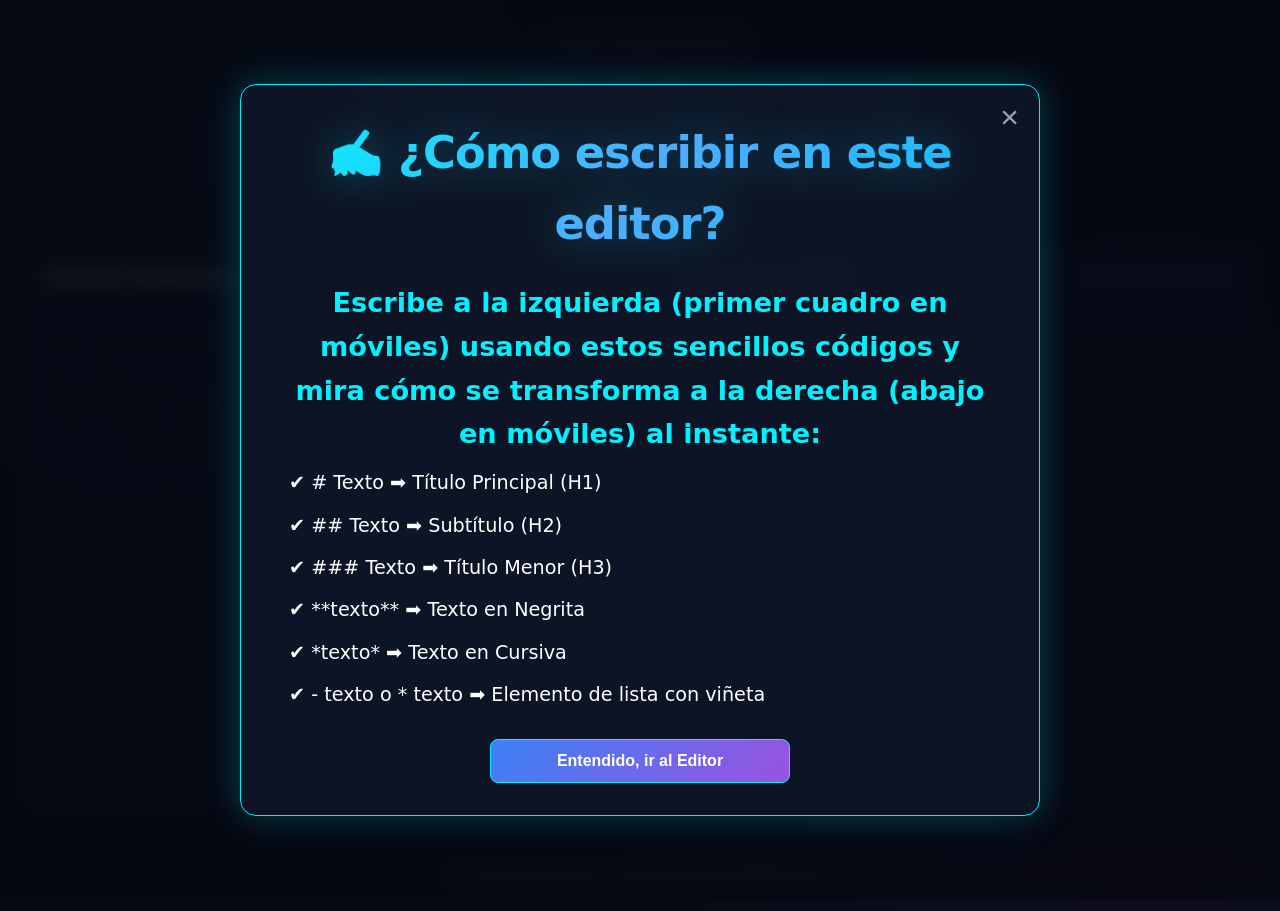
<file: DJARDEL_FRAMEWORK/Productividad_y_SaaS/Productividad_y_SaaS.html>
<!DOCTYPE html>
<html lang="en">
<head>
    <meta charset="UTF-8">
    <meta name="viewport" content="width=device-width, initial-scale=1.0">
    <title>Editor Markdown SaaS - Djárdel Framework</title>
    <link rel="shortcut icon" href="../../Logo_sin_fondo.png" type="image/x-icon">
    <link rel="stylesheet" href="Productividad_y_SaaS.css">
</head>
<body>

    <!-- PIZARRA EXPLICATIVA SOBRE LA INTERFAZ: -->
    <div id="pizarra-overlay" class="pizarra-overlay">
        <div class="pizarra-contenido">
            <button id="btn-cerrar-pizarra" class="btn-cerrar-pizarra">&times;</button>

            <h1 class="titulo-modulo">✍🏻 ¿Cómo escribir en este editor?</h1>

            <h2 class="explicacion-titulo"> Escribe a la izquierda (primer cuadro en móviles) usando estos sencillos códigos y mira cómo se transforma a la derecha (abajo en móviles) al instante: </h2>
            <p class="explicacion-p">✔️ # Texto ➡️ Título Principal (H1)</p>
            <p class="explicacion-p">✔️ ## Texto ➡️ Subtítulo (H2)</p>
            <p class="explicacion-p">✔️ ### Texto ➡️ Título Menor (H3)</p>
            <p class="explicacion-p">✔️ **texto** ➡️ Texto en Negrita</p>
            <p class="explicacion-p">✔️ *texto* ➡️ Texto en Cursiva</p>
            <p class="explicacion-p">✔️ - texto o * texto ➡️ Elemento de lista con viñeta</p>

            <button id="btn-entender" class="boton-principal btn-entendido-pizarra">Entendido, ir al Editor</button>
        </div>
    </div>


    <header id="cabecera-modulo">
        <a href="../Djardel_Framework.HTML" class="enlace-volver">&larr; Volver al Menú Principal</a>
        <h1 class="titulo-modulo">Editor Markdown SaaS</h1>
        <p class="subtitulo-modulo">Módulo de Productividad y Aplicaciones SaaS (Offline)</p>
        
        <!-- BOTÓN PARA REABRIR LA PIZARRA EXPLICATIVA: -->
        <button id="btn-abrir-pizarra" class="btn-ayuda-pizarra">❓ ¿Cómo funciona?</button>
    </header>

    <!-- Área Principal de Trabajo: -->
     <main id="contenedor-principal-saas">

        <!-- Panel Izquierdo: -->
        <section id="panel-editor" class="panel-seccion">
            <div class="cabecera-panel">
                <h2 class="titulo-panel">Entrada Markdown</h2>
                <span class="indicador-estado">Sincronización en vivo</span>
            </div>
            <textarea id="entrada-markdown" class="caja-texto-markdown" placeholder="Escribe tu contenido en Markdown aquí...
Ejemplo:
# Título Principal
**Texto en negrita** o *cursiva*
- Elemento de lista 1
- Elemento de lista 2"></textarea>
        </section>


        <!-- Panel Derecho: -->
         <section id="panel-visualizador" class="panel-seccion">
            <div class="cabecera-panel">
                <h2 class="titulo-panel">Vista Previa HTML</h2>
                <span class="indicador-estado">Renderizado RegEx</span>
            </div>
            <div id="salida-html" class="visor-resultado">
                <!-- HTML renderizado en tiempo real mediante JavaScript -->
            </div>
         </section>

    <script src="Productividad_y_SaaS.js"></script>
    </main>

     <footer id="pie-modulo">
        <p class="texto-derechos">&copy; Djárdel Framework - Motor de Formato Offline en JS</p>
    </footer>
</body>
</html>
</file>
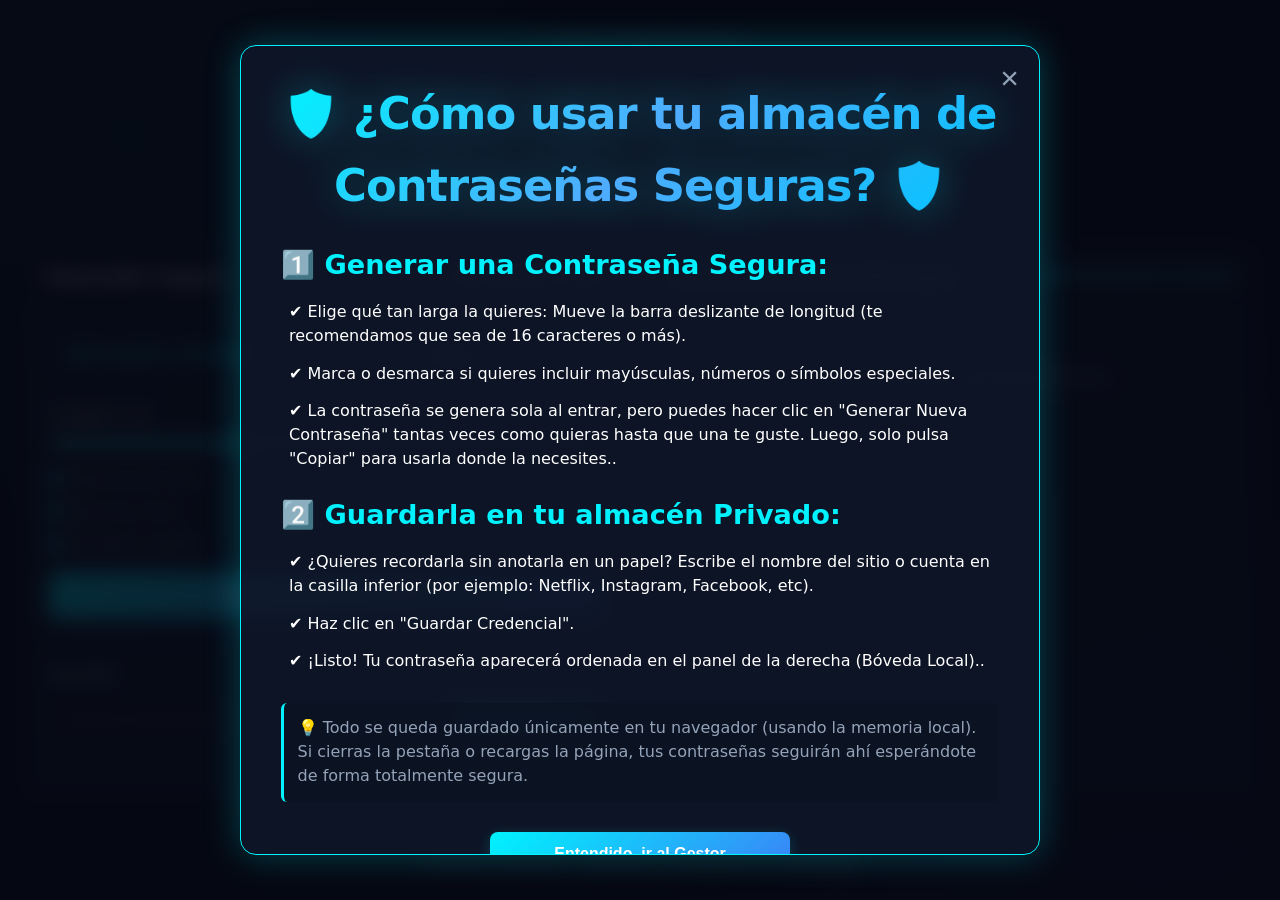
<file: DJARDEL_FRAMEWORK/Seguridad_y_Criptografía/Seguridad_y_Criptografía.html>
<!DOCTYPE html>
<html lang="es">
<head>
    <meta charset="UTF-8">
    <meta name="viewport" content="width=device-width, initial-scale=1.0">
    <title>Gestor de Contraseñas - Djárdel Framework</title>
    <link rel="shortcut icon" href="../../Logo_sin_fondo.png" type="image/x-icon">
    <link rel="stylesheet" href="Seguridad_y_Criptografía.css">
</head>
<body>

    <!-- PIZARRA EXPLICATIVA SOBRE LA INTERFAZ: -->
    <div id="pizarra-overlay" class="pizarra-overlay">
        <div class="pizarra-contenido">
            <button id="btn-cerrar-pizarra" class="btn-cerrar-pizarra">&times;</button>
            <div class="pizarra-scroll-body">
                <h1 class="titulo-modulo">🛡️ ¿Cómo usar tu almacén de Contraseñas Seguras? 🛡️</h1>

                <h2 class="explicacion-titulo">1️⃣ Generar una Contraseña Segura:</h2>
                <p class="explicacion-p">✔️ Elige qué tan larga la quieres: Mueve la barra deslizante de longitud (te recomendamos que sea de 16 caracteres o más).</p>
                <p class="explicacion-p">✔️ Marca o desmarca si quieres incluir mayúsculas, números o símbolos especiales.</p>
                <p class="explicacion-p">✔️ La contraseña se genera sola al entrar, pero puedes hacer clic en "Generar Nueva Contraseña" tantas veces como quieras hasta que una te guste. Luego, solo pulsa "Copiar" para usarla donde la necesites..</p>

                <h2 class="explicacion-titulo">2️⃣ Guardarla en tu almacén Privado:</h2>
                <p class="explicacion-p">✔️ ¿Quieres recordarla sin anotarla en un papel? Escribe el nombre del sitio o cuenta en la casilla inferior (por ejemplo: Netflix, Instagram, Facebook, etc).</p>
                <p class="explicacion-p">✔️ Haz clic en "Guardar Credencial".</p>
                <p class="explicacion-p">✔️ ¡Listo! Tu contraseña aparecerá ordenada en el panel de la derecha (Bóveda Local)..</p>

                <h2 class="pizarra-nota-footer">💡 Todo se queda guardado únicamente en tu navegador (usando la memoria local). Si cierras la pestaña o recargas la página, tus contraseñas seguirán ahí esperándote de forma totalmente segura.</h2>

                <button id="btn-entender" class="boton-principal btn-entendido-pizarra">Entendido, ir al Gestor</button>
            </div>
        </div>
    </div>


    <header id="cabecera-modulo">
        <a href="../Djardel_Framework.HTML" class="enlace-volver">&larr; Volver al Menú Principal</a>
        <h1 class="titulo-modulo">GESTOR DE CONTRASEÑAS</h1>
        <p class="subtitulo-modulo">Módulo de Seguridad y Criptografía Básica (Offline)</p>

        <!-- BOTÓN PARA REABRIR LA PIZARRA EXPLICATIVA: -->
        <button id="btn-abrir-pizarra" class="btn-ayuda-pizarra">❓ ¿Cómo funciona?</button>
    </header>

    <main id="contenedor-principal-seguridad">
        <!-- PANEL IZQUIERDO; Generador de Contraseñas: -->
        <section class="panel-seccion" id="panel-generador">
            <div class="cabecera-panel">
                <h2 class="titulo-panel">Generador Seguro</h2>
                <span class="indicador-estado">Criptografía Local</span>
            </div>

            <div class="contenido-panel">
                <!-- Visualizador de contraseña generada: -->
                <div class="grupo-resultado-pass">
                    <input type="text" id="pass-generada" readonly placeholder="Tu contraseña aparecerá aquí">
                    <button id="btn-copiar" class="boton-accion">Copiar</button>
                </div>

                <!-- Controles de personalización: -->
                 <div class="grupo-controles">
                    <div class="control-rango">
                        <label for="longitud">Longitud: <span id="valor-longitud">16</span></label>
                        <input type="range" id="longitud" min="8" max="32" value="16">
                    </div>

                    <div class="opciones-checks">
                        <label class="etiqueta-check">
                            <input type="checkbox" id="incluir-mayus" checked> Mayúsculas (A-Z)
                        </label>
                        <label class="etiqueta-check">
                            <input type="checkbox" id="incluir-nums" checked> Números (0-9)
                        </label>
                        <label class="etiqueta-check">
                            <input type="checkbox" id="incluir-simbolos" checked> Símbolos (!@#$)
                        </label>
                    </div>

                    <button id="btn-generar" class="boton-principal">Generar Nueva Contraseña</button>
                </div>

                <!-- Formulario para Guardar: -->
                <div class="grupo-guardar">
                    <h3 class="subtitulo-seccion">Guardar</h3>
                    <div class="formulario-guardar">
                        <input type="text" id="nombre-cuenta" placeholder="Nombre (ej. GitHub, Banco, Correo)">
                        <button id="btn-guardar" class="boton-secundario">Guardar Credencial</button>
                    </div>
                </div>
            </div>
        </section>


        <!-- PANEL DERECHO; Almacenamiento: -->
        <section class="panel-seccion" id="panel-boveda">
            <div class="cabecera-panel">
                <h2 class="titulo-panel">Bóveda Local (LocalStorage)</h2>
                <span class="indicador-estado">Almacenamiento Seguro</span>
            </div>

            <div class="contenido-panel">
                <div id="lista-boveda" class="contenedor-lista-boveda">
                    <!-- Las credenciales guardadas se cargan aquí: -->
                    <p class="mensaje-vacio">No hay contraseñas guardadas todavía.</p>
                </div>
            </div>
        </section>

    </main>
    <script src="Seguridad_y_Criptografía.js"></script>


    <footer id="pie-modulo">
        <p class="texto-derechos">&copy; Djárdel Framework - Seguridad y Criptografía en el Navegador</p>
    </footer>
    
</body>
</html>
</file>
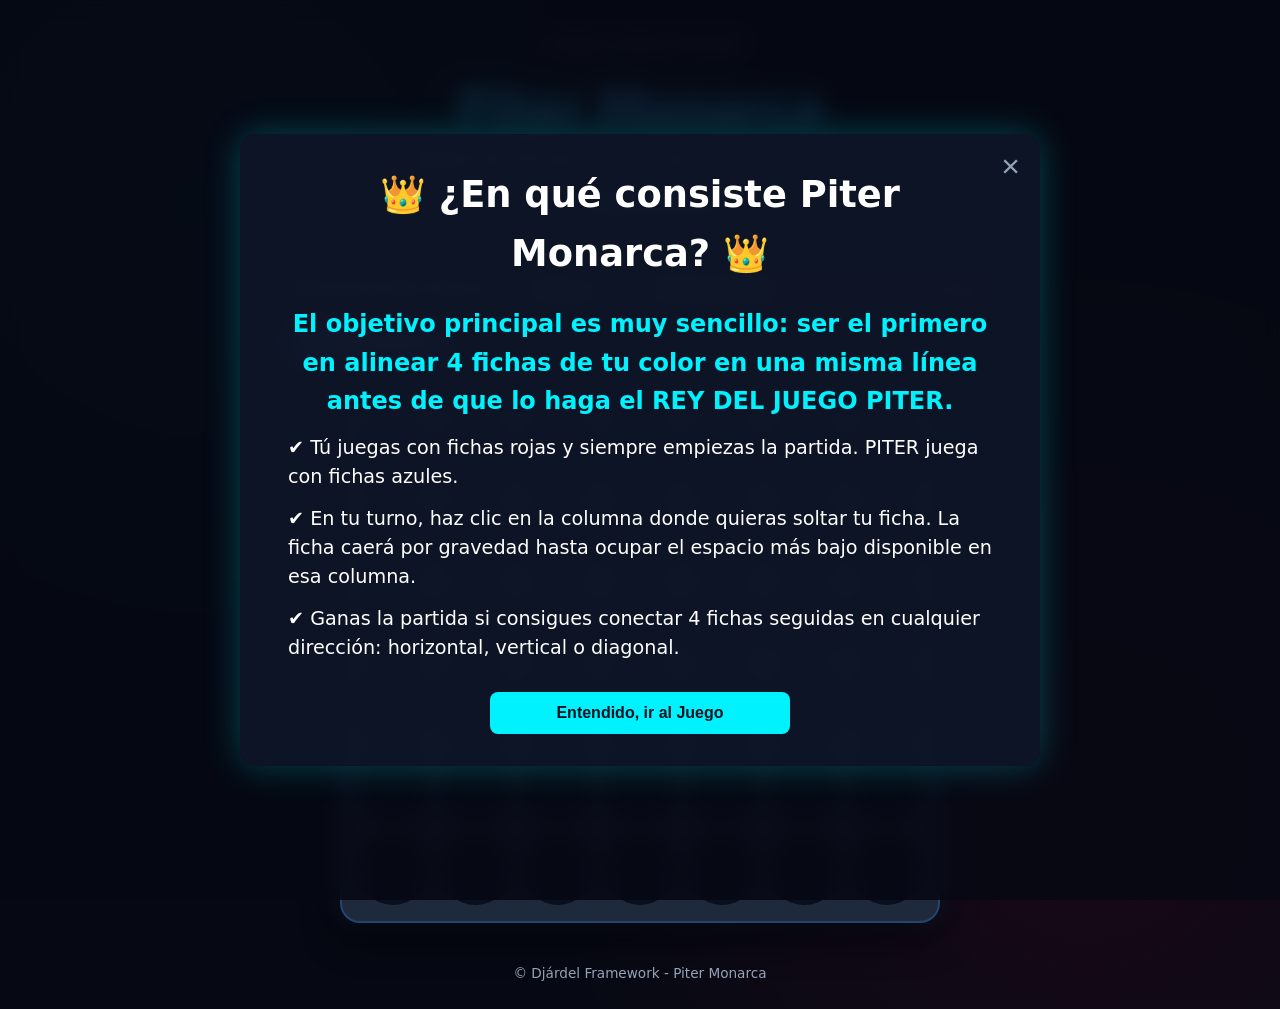
<file: DJARDEL_FRAMEWORK/Simulaciones_e_IA_Visual/Simulaciones_e_IA_Visual.html>
<!DOCTYPE html>
<html lang="en">
<head>
    <meta charset="UTF-8">
    <meta name="viewport" content="width=device-width, initial-scale=1.0">
    <title>Piter Monarca - Simulaciones e IA Visual</title>
    <link rel="shortcut icon" href="../../Logo_sin_fondo.png" type="image/x-icon">
    <link rel="stylesheet" href="Simulaciones_e_IA_Visual.CSS">
</head>
<body>

    <!-- PIZARRA EXPLICATIVA SOBRE LA INTERFAZ: -->
    <div id="pizarra-overlay" class="pizarra-overlay">
        <div class="pizarra-contenido">
            <button id="btn-cerrar-pizarra" class="btn-cerrar-pizarra">&times;</button>

            <h1 class="titulo-modulo"> 👑 ¿En qué consiste Piter Monarca? 👑 </h1>

            <h2 class="explicacion-titulo"> El objetivo principal es muy sencillo: ser el primero en alinear 4 fichas de tu color en una misma línea antes de que lo haga el REY DEL JUEGO PITER. </h2>
            <p class="explicacion-p">✔️ Tú juegas con fichas rojas y siempre empiezas la partida. PITER juega con fichas azules.</p>
            <p class="explicacion-p">✔️ En tu turno, haz clic en la columna donde quieras soltar tu ficha. La ficha caerá por gravedad hasta ocupar el espacio más bajo disponible en esa columna.</p>
            <p class="explicacion-p">✔️ Ganas la partida si consigues conectar 4 fichas seguidas en cualquier dirección: horizontal, vertical o diagonal.</p>

            <button id="btn-entender" class="boton-principal btn-entendido-pizarra">Entendido, ir al Juego</button>
        </div>
    </div>

    <header id="cabecera-juego">
        <a href="../Djardel_Framework.HTML" class="enlace-volver">&larr; Volver al Menú Principal</a>
        <h1 class="titulo-juego">Piter Monarca</h1>
        <p class="subtitulo-juego">Módulo de Simulación e Inteligencia Artificial Visual</p>
        <!-- BOTÓN PARA REABRIR LA PIZARRA EXPLICATIVA: -->
        <button id="btn-abrir-pizarra" class="btn-ayuda-pizarra">❓ ¿Cómo funciona?</button>
    </header>

    <main id="contenedor-principal">

        <section id="panel-control">
            <div class="bloque-dificultad">
                <label for="selector-dificultad" class="etiqueta-dificultad">Dificultad de Piter Monarca:</label>
                <select id="selector-dificultad" class="desplegable-dificultad">
                    <option value="1">Fácil</option>
                    <option value="2">Normal </option>
                    <option value="3" selected>Monarca</option>
                </select>
            </div>

            <div id="indicador-turno" class="indicador-turno">
                Turno actual: <span id="texto-turno" class="turno-jugador">Tu Turno (Fichas Rojas)</span>
            </div>

            <button id="boton-reiniciar" class="boton-accion">Reiniciar Partida</button>
        </section>


        <section id="contenedor-tablero">
            <div id="tablero-juego" class="tablero">
                <!-- Las 42 casillas dinámicas en JS -->
            </div>
        </section>

        <!-- Mensajes de Victoria / Empate / Estado -->
        <section id="panel-mensajes" class="panel-oculto">
            <div class="contenido-mensaje">
                <h2 id="texto-resultado" class="titulo-resultado">¡ENHORABUENA, has destronado a Piter, ahora TÚ ERES EL REY!</h2>
                <button id="boton-nueva-partida" class="boton-accion">Jugar de Nuevo</button>
            </div>
        </section>

    </main>

    <footer id="pie-juego">
        <p class="texto-derechos">&copy; Djárdel Framework - Piter Monarca</p>
    </footer>
    <script src="Simulaciones_e_IA_Visual.js"></script>
</body>
</html>
</file>
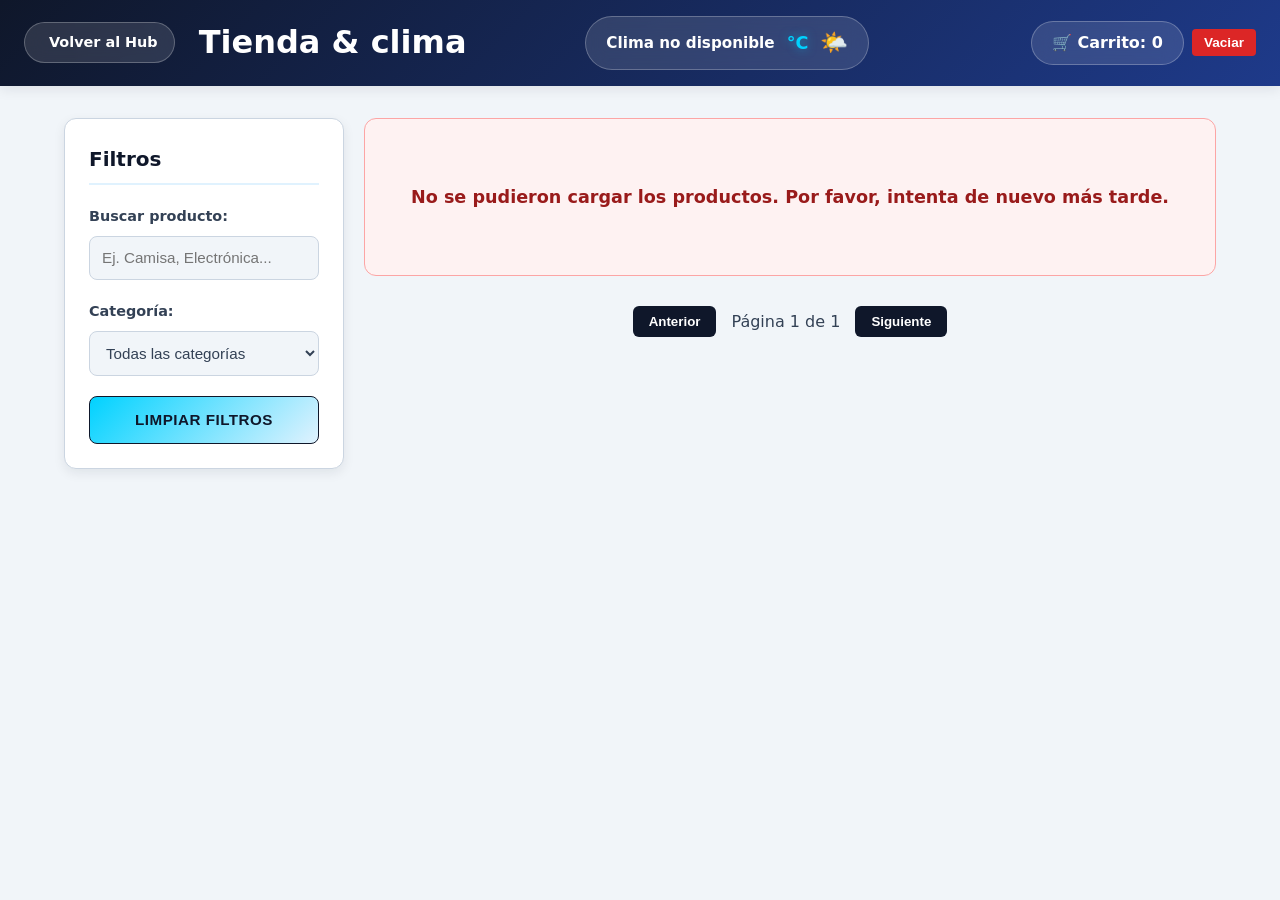
<file: DJARDEL_HUB/CENTRO DE CATALOGO TECNOLOGICO/Centro-de-Catalogo-Tecnologico.html>
<!DOCTYPE html>
<html lang="es">
<head>
    <meta charset="UTF-8">
    <meta name="viewport" content="width=device-width, initial-scale=1.0">
    <meta name="description" content="Aplicación de Clima y Catálogo de Productos con Filtros y Buscador.">
    <title>Tienda & Clima Hub</title>
    <link rel="stylesheet" href="Centro-de-Catalogo-Tecnologico.css">
    <link rel="shortcut icon" href="LOGO GRIS.png" type="image/x-icon">

</head>
<body>
    <!-- Encabezado Principal: -->
    <header class="cabecera-principal">
        <div class="contenedor-cabecera">

            <!-- Botón Volver al Hub: -->
            <a href="../DJARDEL_HUB.HTML" class="boton-volver-hub">
                <i class="fa-solid fa-arrow-left"></i> Volver al Hub
            </a>

            <h1 class="titulo-marca">Tienda & clima</h1>

            <!-- Widget del Clima: -->
            <div class="widget-clima" id="widget-clima" aria-live="polite">
                <span class="clima-ciudad" id="clima-ciudad">Cargando ubicación...</span>
                <span class="clima-temperatura" id="clima-temperatura">°C</span>
                <span class="clima-icono" id="clima-icono">🌤️</span>
            </div>

            <div class="contenedor-carrito">
                <div class="widget-clima">
                    <span>🛒 Carrito: <strong id="badge-carrito">0</strong></span>
                </div>
                <button id="boton-vaciar-carrito" class="boton-vaciar">Vaciar</button>
            </div>
        </div>
    </header>
    <div class="contenedor-app">
        <!-- Barra Lateral; Filtros de Productos y Búsqueda: -->
        <aside class="barra-lateral-filtros" aria-label="Filtros de productos">
            <h2 class="titulo-lateral">Filtros</h2>

            <!-- Buscador: -->
            <div class="grupo-filtro">
                <label for="entrada-busqueda">Buscar producto:</label>
                <input type="search" id="entrada-busqueda" placeholder="Ej. Camisa, Electrónica..." autocomplete="off">
            </div>

            <!-- Filtro por Categoría: -->
            <div class="grupo-filtro">
                <label for="selector-categoria">Categoría:</label>
                <select id="selector-categoria">
                    <option value="todos">Todas las categorías</option>
                    <!-- Las categorías se cargan dinámicamente -->
                </select>
            </div>

              <!-- Botón para limpiar filtros: -->
               <button id="boton-limpiar-filtros" class="boton boton-secundario" type="button">Limpiar Filtros</button>
        </aside>

        <!-- Contenido Principal; Catálogo de Productos: -->
        <main class="contenido-principal">
            <section class="seccion-catalogo" aria-labelledby="titulo-catalogo">
                <h2 id="titulo-catalogo" class="solo-lectura">Catálogo de Productos</h2>

                <!-- Cargador: -->
                <div id="cargador" class="contenedor-cargador" role="status" aria-live="polite">
                    <div class="icono-carga"></div>
                    <p>Cargando productos...</p>
                </div>

                 <!-- Mensaje de Error: -->
                <div id="mensaje-error" class="contenedor-error oculto" role="alert">
                    <p id="texto-error">No se encontraron productos que coincidan con tu búsqueda.</p>
                </div>

                <!-- Productos: -->
                <div id="cuadricula-productos" class="cuadricula-productos" aria-live="polite"></div>
            </section>
            <div id="paginacion" class="paginacion-contenedor">
                <button id="boton-prev">Anterior</button>
                <span id="texto-pagina">Página 1 de 1</span>
                <button id="boton-next">Siguiente</button>
        </div>
    
        </main>

    </div>

    <!-- Plantilla para cada Producto: -->
    <template id="plantilla-tarjeta-producto">
        <article class="tarjeta-producto">
            <div class="contenedor-imagen-producto">
                <img src="" alt="" class="imagen-producto" loading="lazy">
            </div>
            <div class="informacion-producto">
                <span class="producto-categoria">Categoría</span>
                <h3 class="producto-titulo">Nombre del Producto</h3>
                <p class="producto-precio">$0.00</p>
                <button type="button" class="boton boton-primario boton-agregar-carrito">Añadir al carrito</button>
            </div>
        </article>
    </template>
    <script src="Centro-de-Catalogo-Tecnologico.js" defer></script>

</body>
</html>
</file>
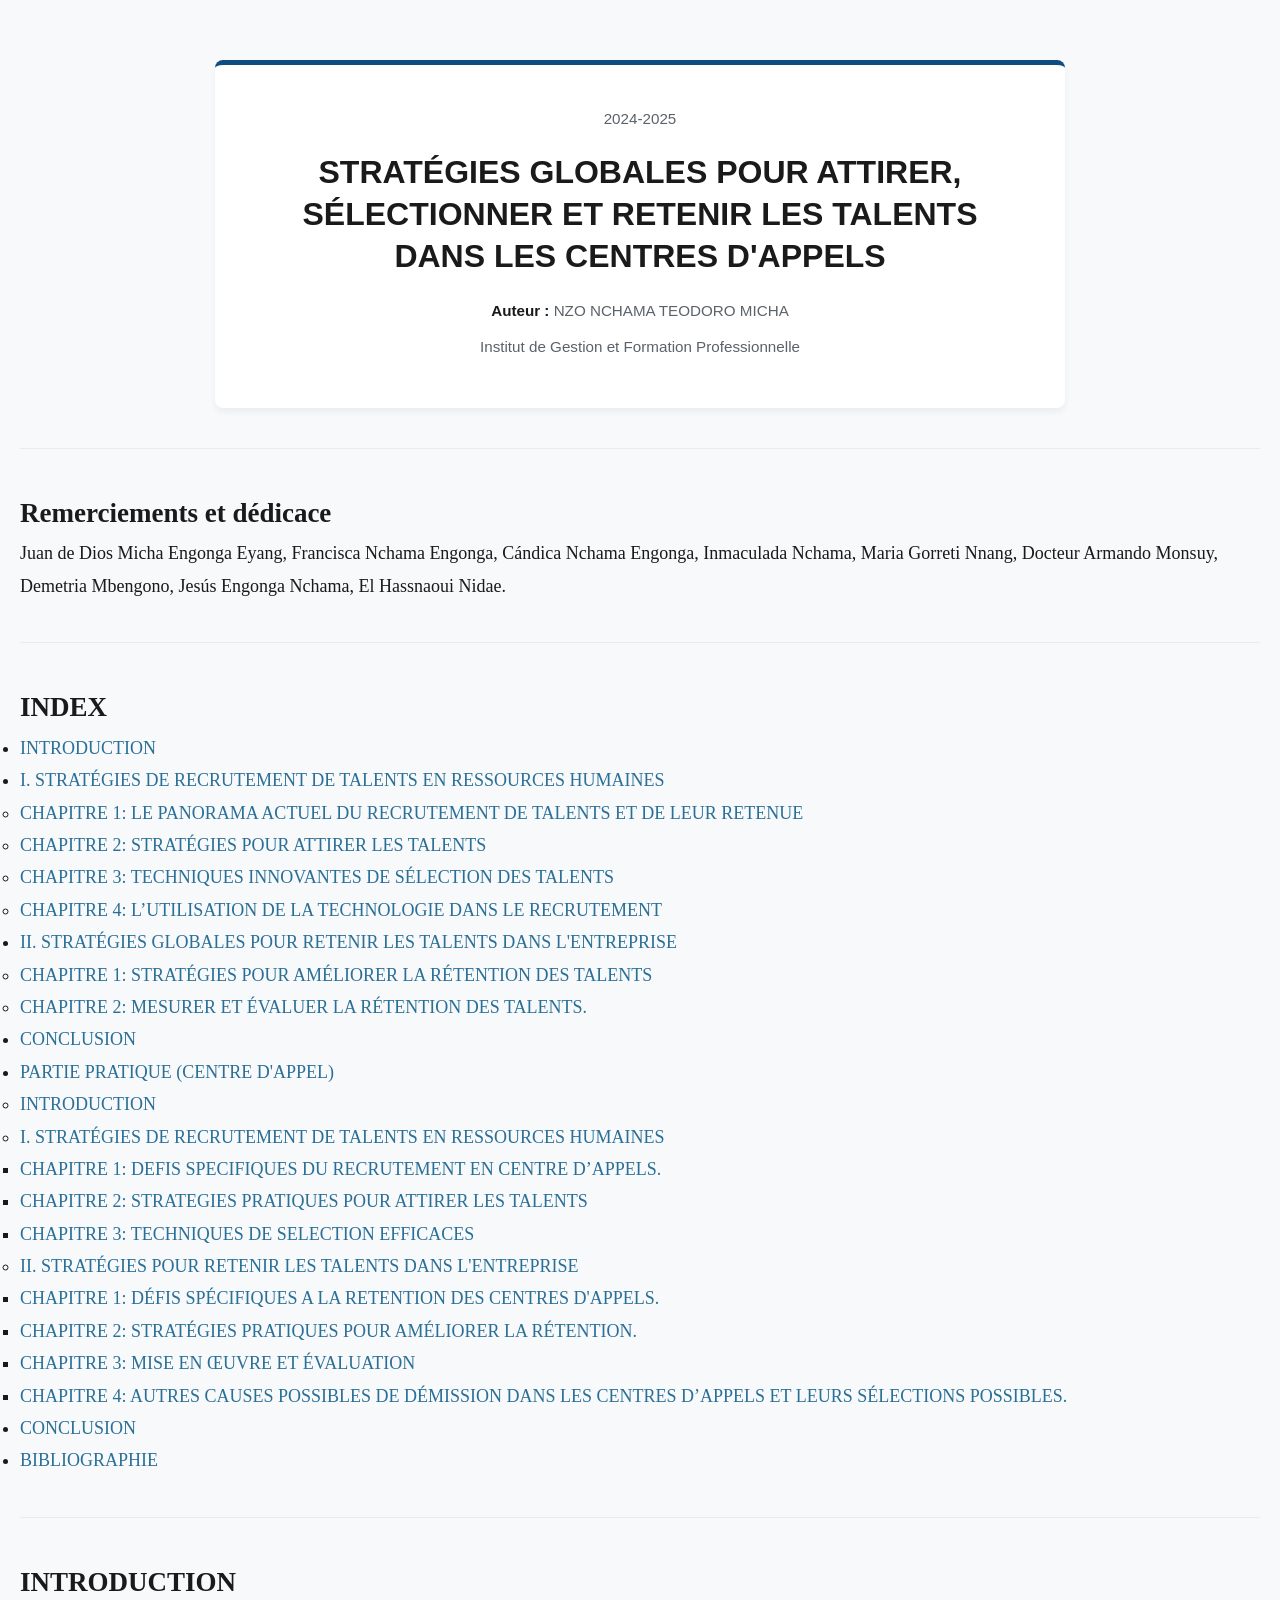
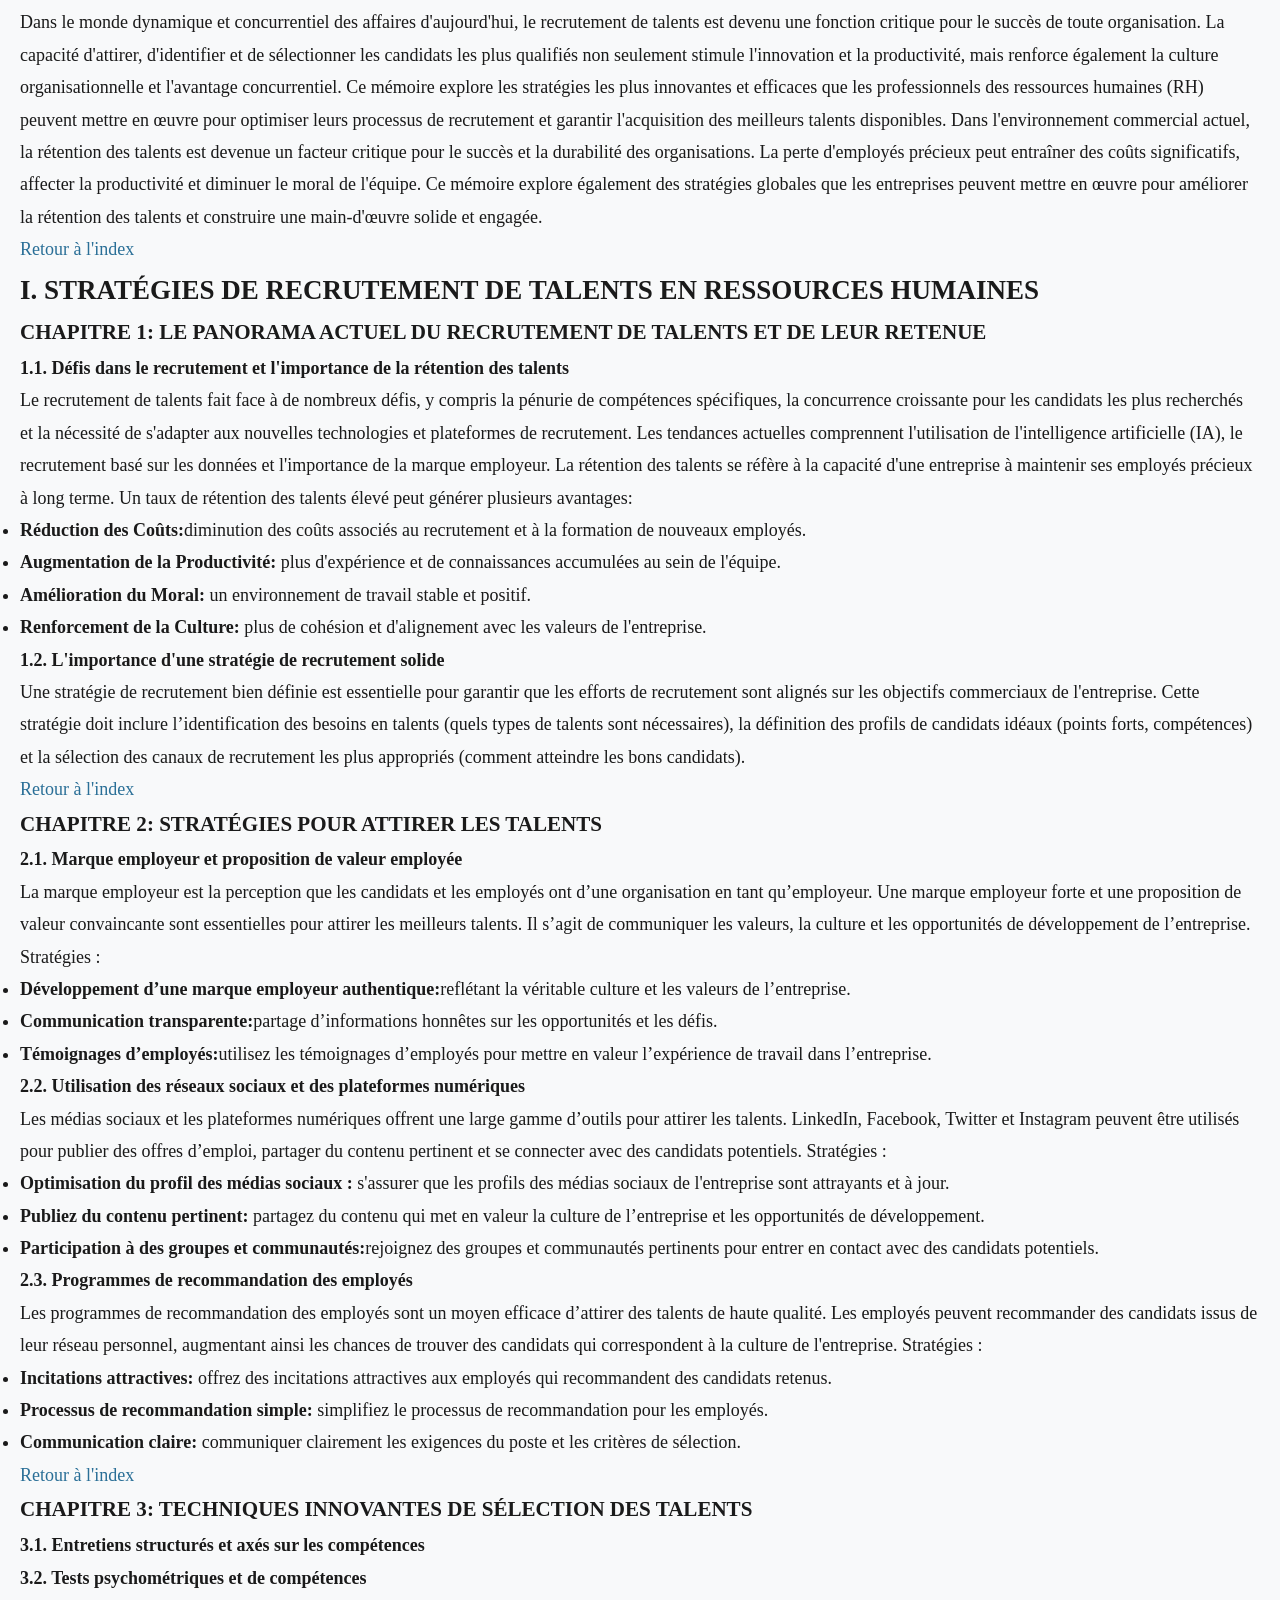
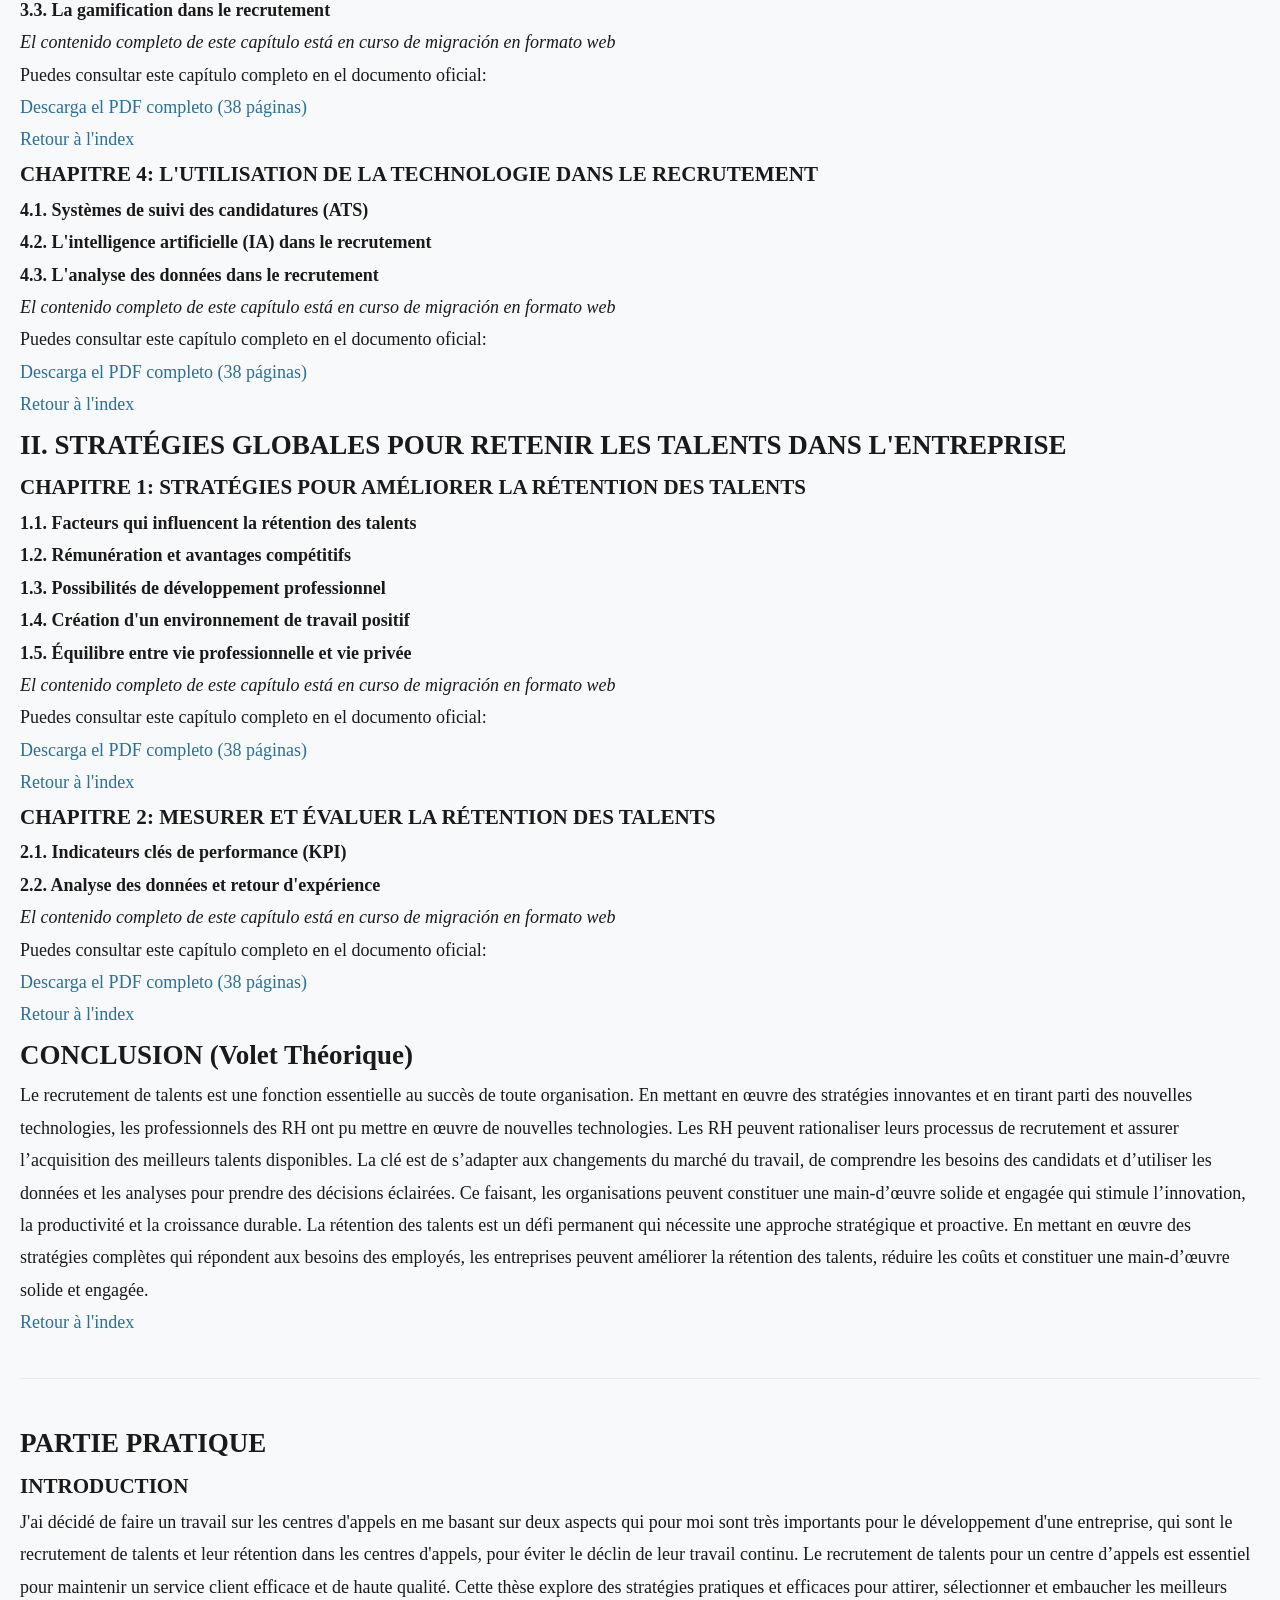
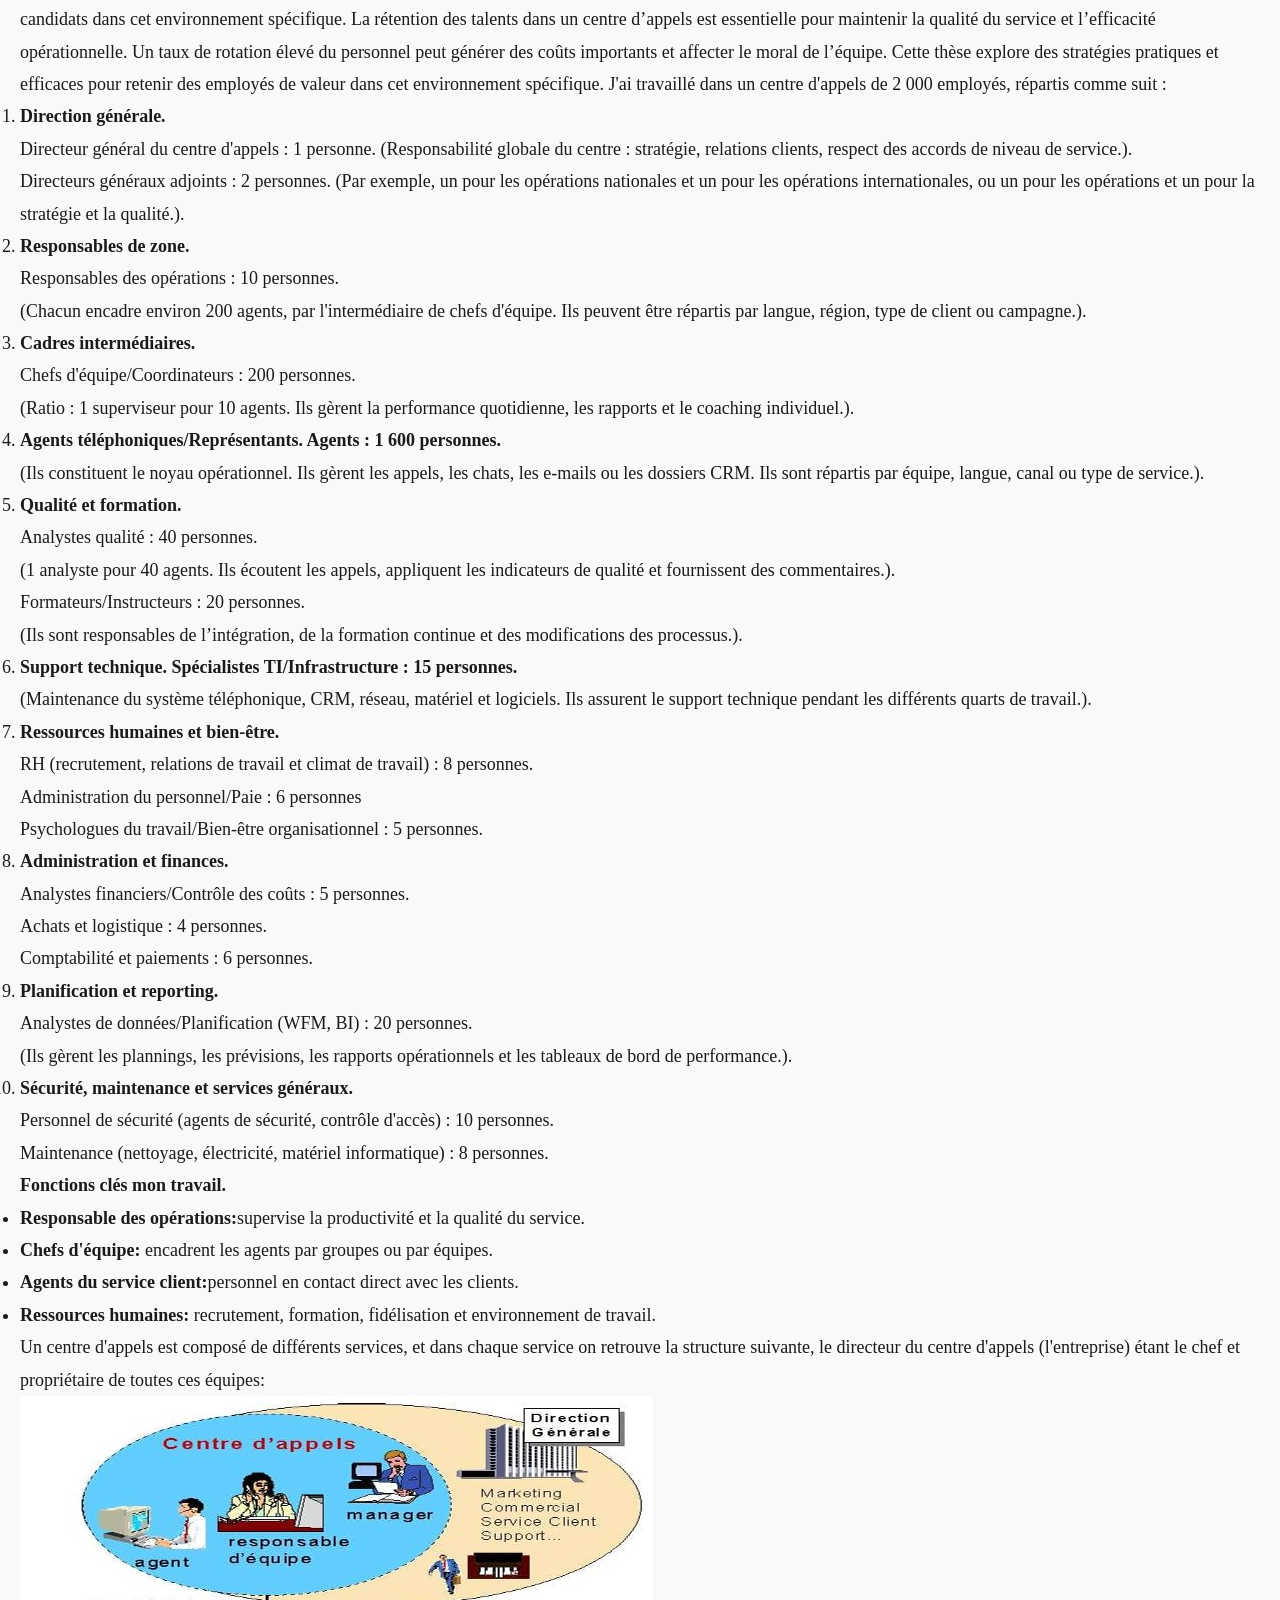
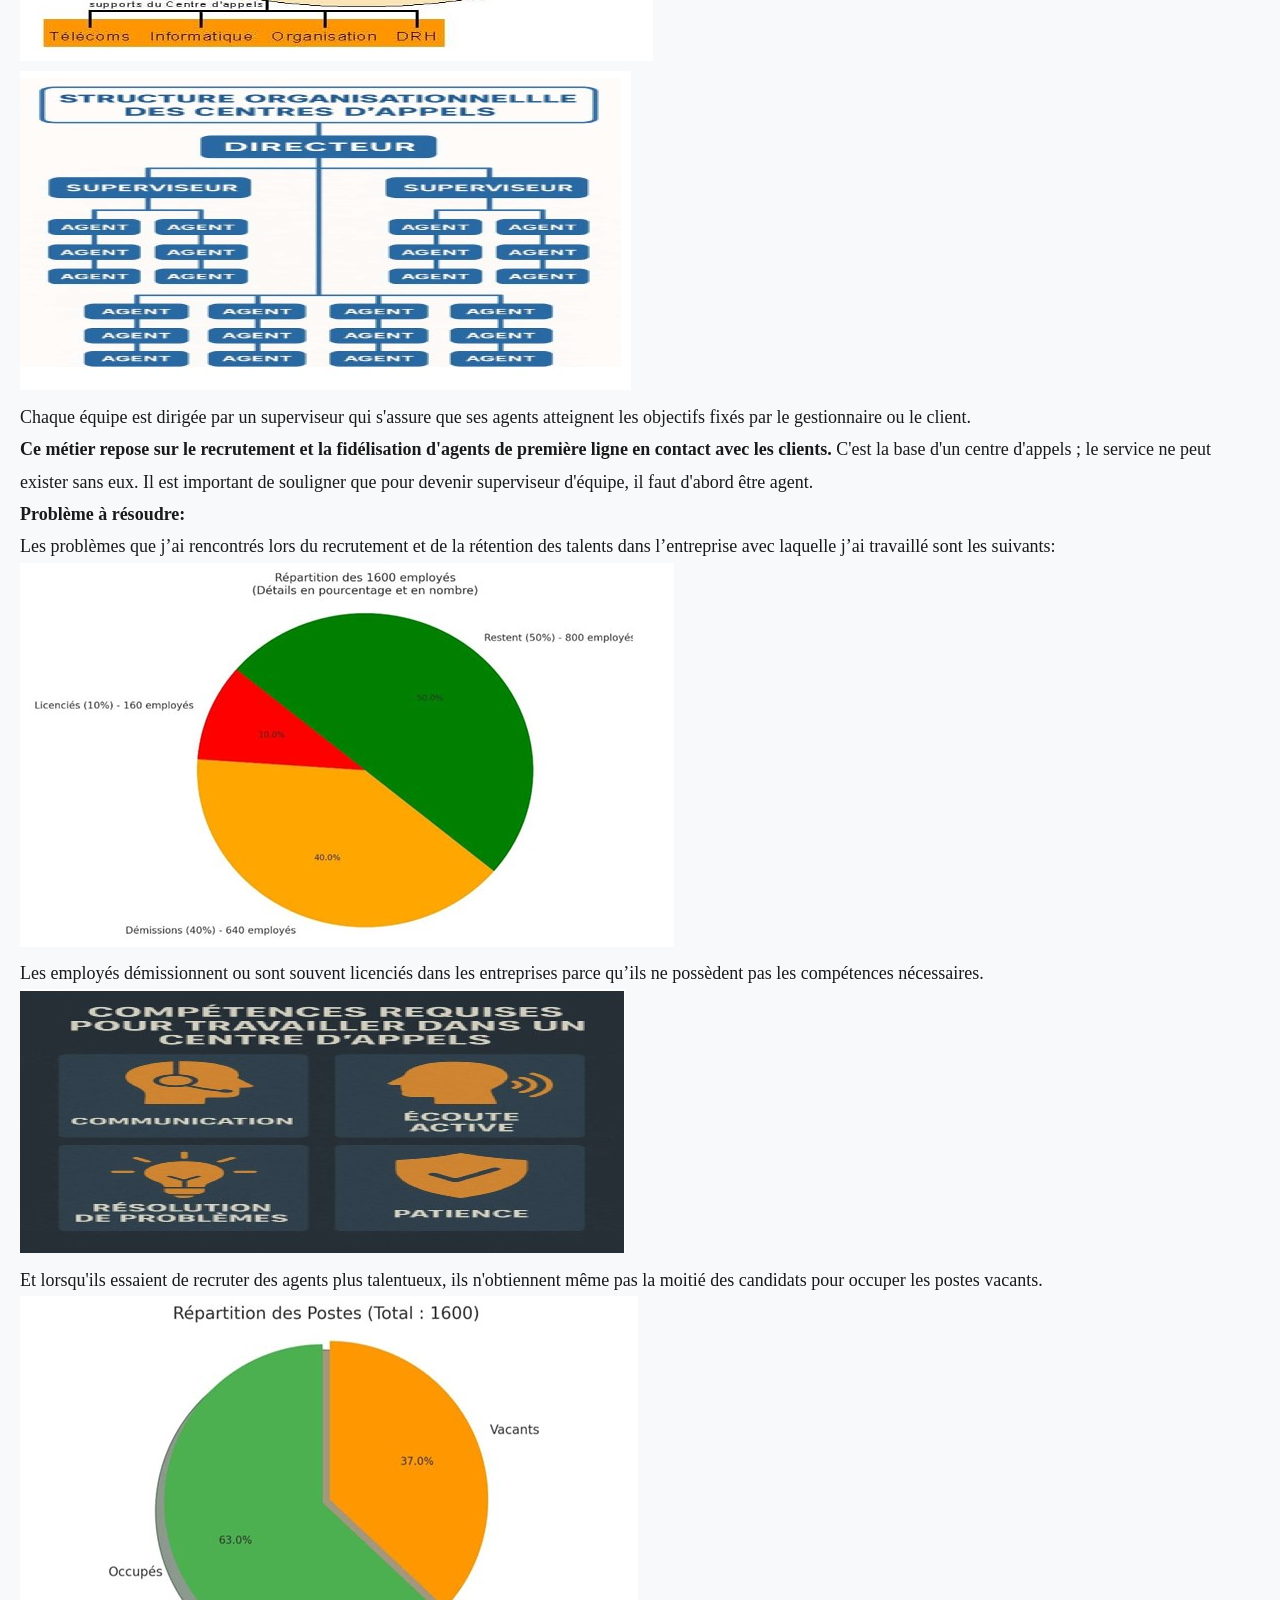
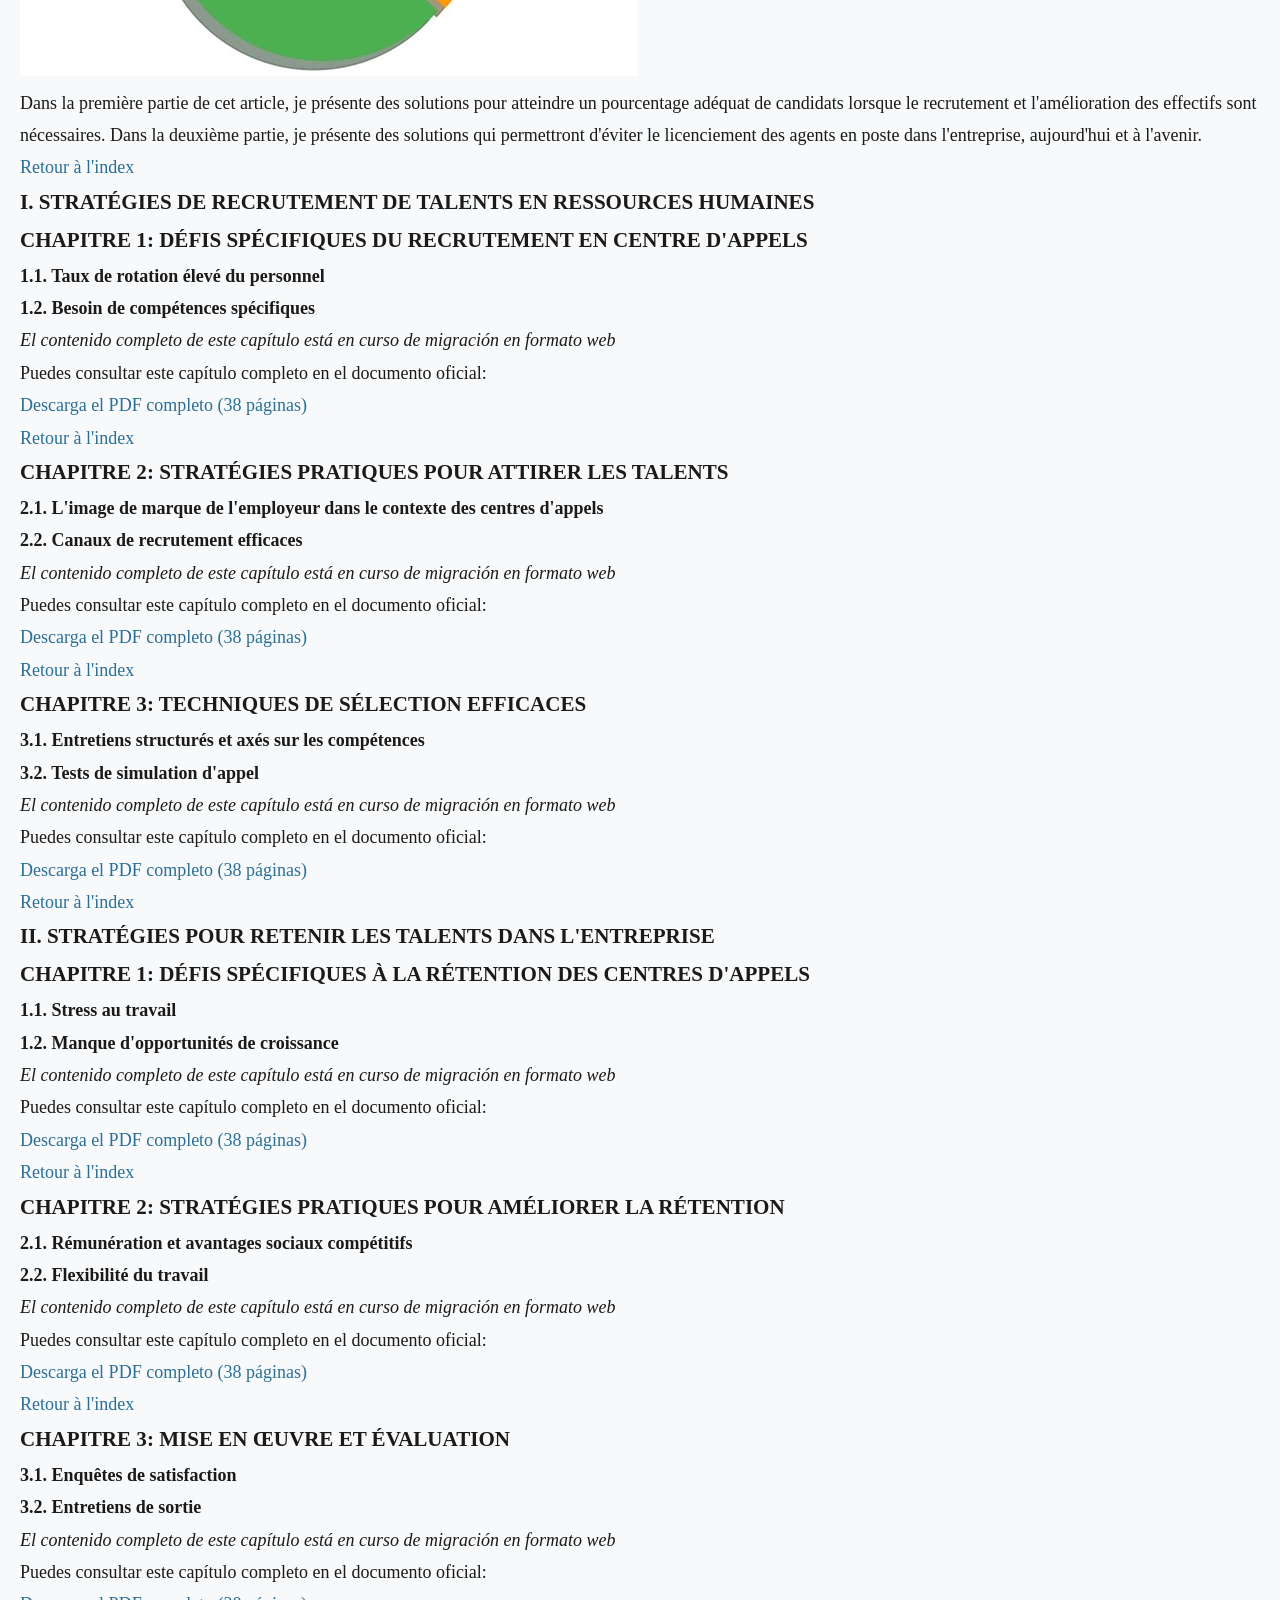
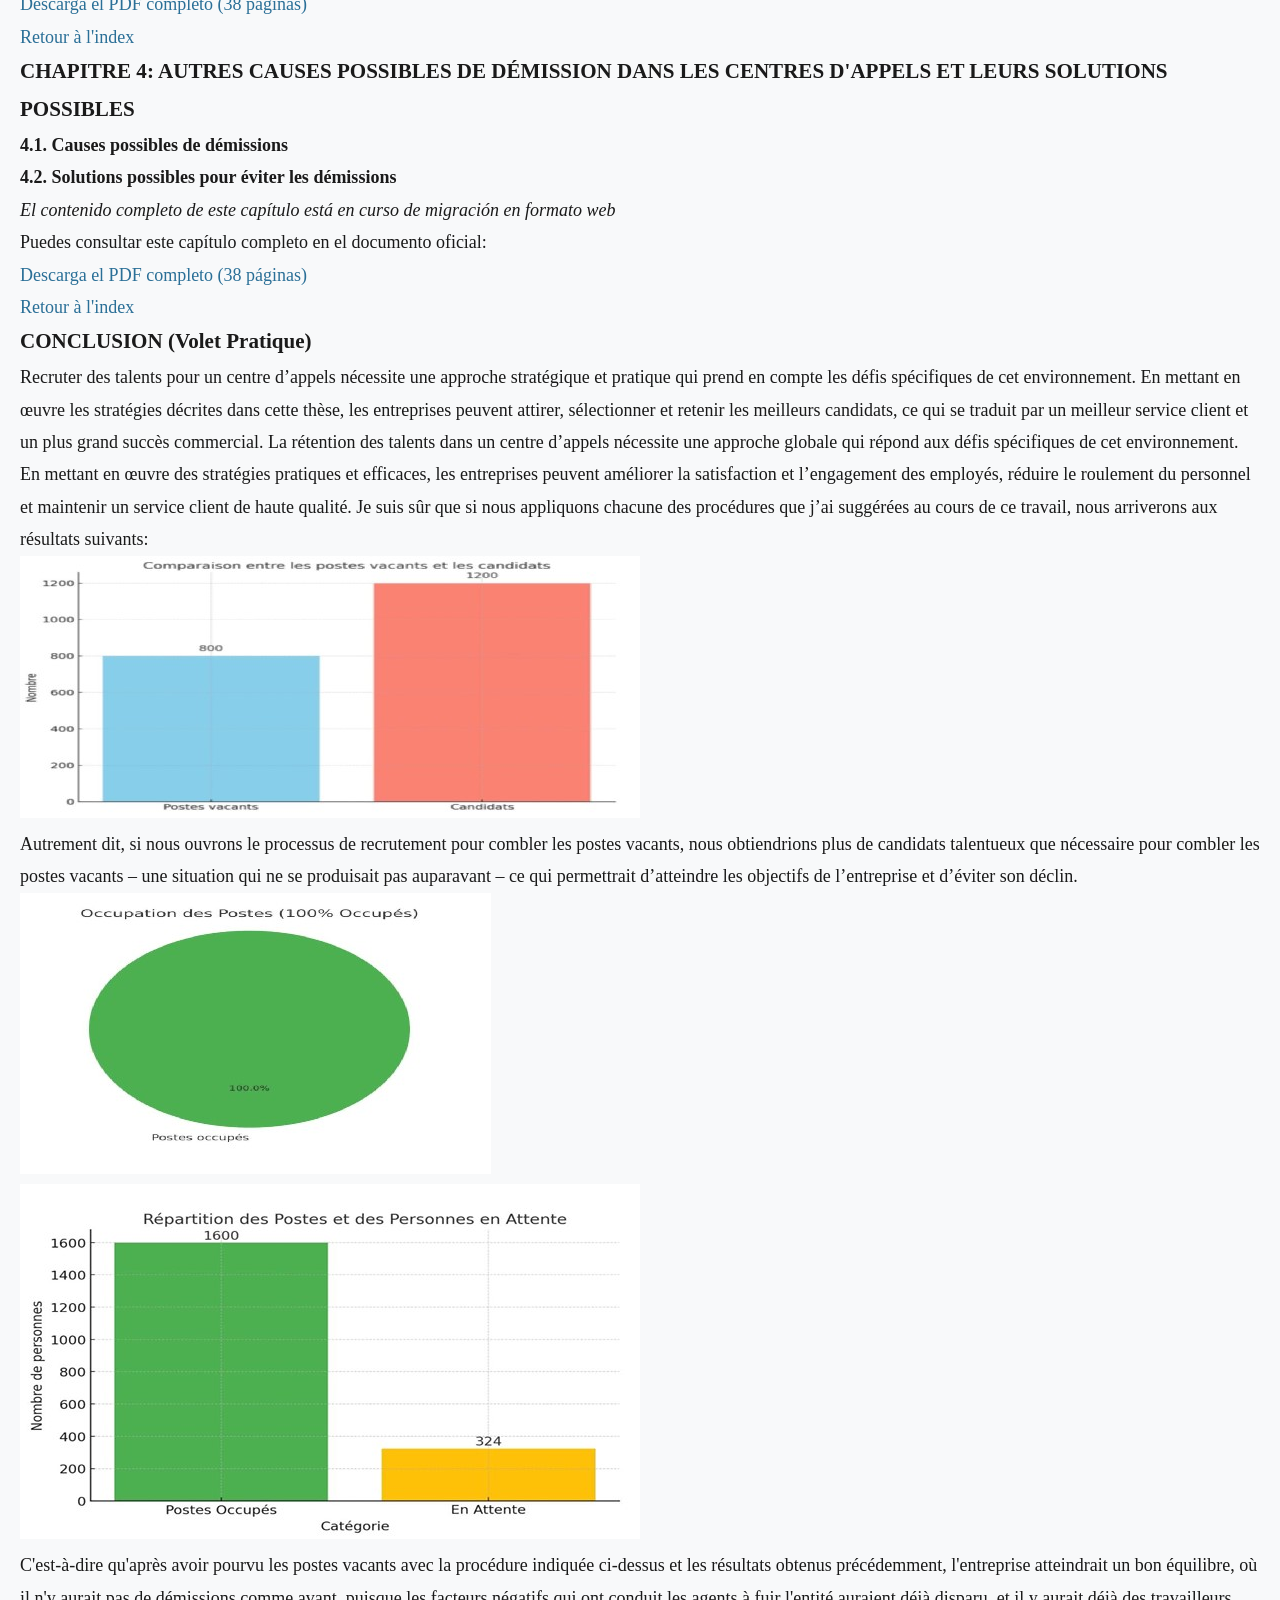
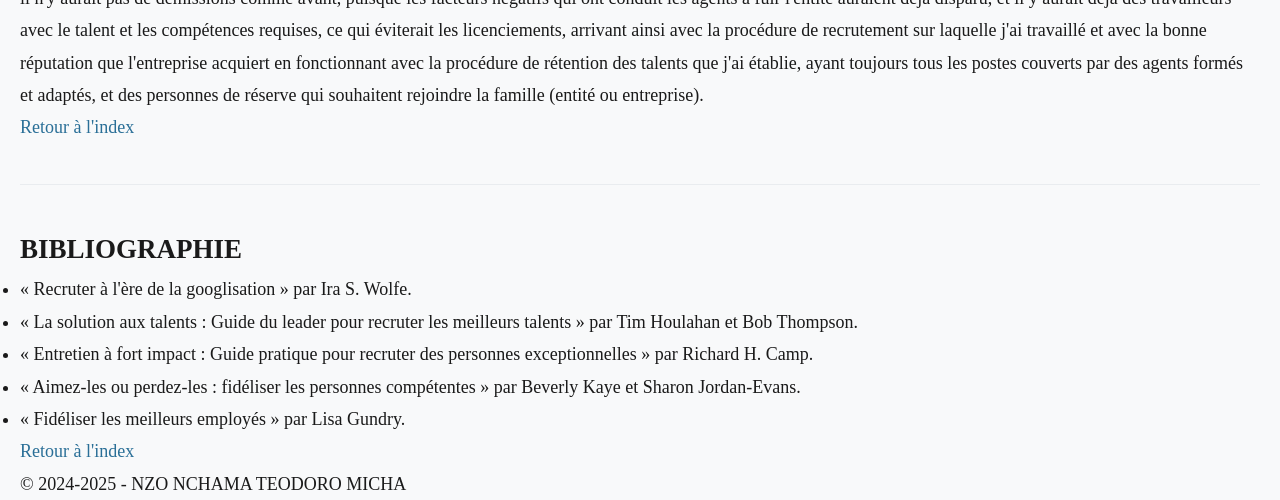
<file: PORTAFOLIO/TESINA/tesina.html>
<!DOCTYPE html>
<html lang="fr">
<head>
    <meta charset="UTF-8">
    <title>Tesina</title>
    <link rel="shortcut icon" href="LOGO.png" type="image/x-icon">
    <link rel="stylesheet" href="tesina.css">
</head>
<body>

    <header>
        <p>2024-2025</p>
        <h1>STRATÉGIES GLOBALES POUR ATTIRER, SÉLECTIONNER ET RETENIR LES TALENTS DANS LES CENTRES D'APPELS</h1>
        <p><strong>Auteur :</strong> NZO NCHAMA TEODORO MICHA</p>
        <p>Institut de Gestion et Formation Professionnelle</p>
    </header>

    <hr>

    <section id="dedicatorias">
        <h2>Remerciements et dédicace</h2>
        <p>Juan de Dios Micha Engonga Eyang, 
            Francisca Nchama Engonga, 
            Cándica Nchama Engonga,
            Inmaculada Nchama, 
            Maria Gorreti Nnang, 
            Docteur Armando Monsuy, 
            Demetria Mbengono, 
            Jesús Engonga Nchama, 
            El Hassnaoui Nidae.</p>
    </section>

    <hr>

    <nav id="indice">
        <h2>INDEX</h2>
        <ul>
            <li><a href="#introduccion-general">INTRODUCTION</a></li>

            <li><a href="#parte-1">I. STRATÉGIES DE RECRUTEMENT DE TALENTS EN RESSOURCES HUMAINES</a>
                <ul>
                    <li><a href="#p1-tema-1">CHAPITRE 1: LE PANORAMA ACTUEL DU RECRUTEMENT DE TALENTS ET DE LEUR RETENUE</a></li>
                    <li><a href="#p1-tema-2">CHAPITRE 2: STRATÉGIES POUR ATTIRER LES TALENTS</a></li>
                    <li><a href="#p1-tema-3">CHAPITRE 3: TECHNIQUES INNOVANTES DE SÉLECTION DES TALENTS</a></li>
                    <li><a href="#p1-tema-4">CHAPITRE 4: L’UTILISATION DE LA TECHNOLOGIE DANS LE RECRUTEMENT</a></li>
                </ul>
            </li>

            <li><a href="#parte-2">II. STRATÉGIES GLOBALES POUR RETENIR LES TALENTS DANS L'ENTREPRISE</a>
                <ul>
                    <li><a href="#p2-tema-1">CHAPITRE 1: STRATÉGIES POUR AMÉLIORER LA RÉTENTION DES TALENTS</a></li>
                    <li><a href="#p2-tema-2">CHAPITRE 2: MESURER ET ÉVALUER LA RÉTENTION DES TALENTS.</a></li>
                </ul>
            </li>

            <li><a href="#conclusion-teorica">CONCLUSION</a></li>

            <li><a href="#parte-practica">PARTIE PRATIQUE (CENTRE D'APPEL)</a>
                <ul>
                    <li><a href="#practica-intro">INTRODUCTION</a></li>
                    <li><a href="#practica-seccion-1">I. STRATÉGIES DE RECRUTEMENT DE TALENTS EN RESSOURCES HUMAINES</a>
                        <ul>
                            <li><a href="#practica-p1-t1">CHAPITRE 1: DEFIS SPECIFIQUES DU RECRUTEMENT EN CENTRE D’APPELS. </a></li>
                            <li><a href="#practica-p1-t2">CHAPITRE 2: STRATEGIES PRATIQUES POUR ATTIRER LES TALENTS</a></li>
                            <li><a href="#practica-p1-t3">CHAPITRE 3: TECHNIQUES DE SELECTION EFFICACES</a></li>
                        </ul>
                    </li>

                    <li><a href="#practica-seccion-2">II. STRATÉGIES POUR RETENIR LES TALENTS DANS L'ENTREPRISE</a>
                        <ul>
                            <li><a href="#practica-p2-t1">CHAPITRE 1: DÉFIS SPÉCIFIQUES A LA RETENTION DES CENTRES D'APPELS.</a></li>
                            <li><a href="#practica-p2-t2">CHAPITRE 2: STRATÉGIES PRATIQUES POUR AMÉLIORER LA RÉTENTION.</a></li>
                            <li><a href="#practica-p2-t3">CHAPITRE 3: MISE EN ŒUVRE ET ÉVALUATION</a></li>
                            <li><a href="#practica-p2-t4">CHAPITRE 4: AUTRES CAUSES POSSIBLES DE DÉMISSION DANS LES CENTRES D’APPELS ET LEURS SÉLECTIONS POSSIBLES.</a></li>
                        </ul>
                    </li>
                </ul>
            </li>

            <li><a href="#practica-conclusion">CONCLUSION</a></li>
            <li><a href="#bibliografia">BIBLIOGRAPHIE</a></li>

        </ul>
    </nav>
    <hr>

    <main>
        <section id="introduccion-general">
            <h2>INTRODUCTION</h2>
            <p>Dans le monde dynamique et concurrentiel des affaires d'aujourd'hui, le recrutement de talents est devenu une fonction critique pour le succès de toute organisation. La capacité d'attirer, d'identifier et de sélectionner les candidats les plus qualifiés non seulement stimule l'innovation et la productivité, mais renforce également la culture organisationnelle et l'avantage concurrentiel. Ce mémoire explore les stratégies les plus innovantes et efficaces que les professionnels des ressources humaines (RH) peuvent mettre en œuvre pour optimiser leurs processus de recrutement et garantir l'acquisition des meilleurs talents disponibles. Dans l'environnement commercial actuel, la rétention des talents est devenue un facteur critique pour le succès et la durabilité des organisations. La perte d'employés précieux peut entraîner des coûts significatifs, affecter la productivité et diminuer le moral de l'équipe. Ce mémoire explore également des stratégies globales que les entreprises peuvent mettre en œuvre pour améliorer la rétention des talents et construire une main-d'œuvre solide et engagée.</p>
            <div class="btn-volver-indice">
                <p><a href="#indice">Retour à l'index</a></p>
            </div>
            
        </section>

        <section id="parte-1">
            <h2>I. STRATÉGIES DE RECRUTEMENT DE TALENTS EN RESSOURCES HUMAINES</h2>

            <article id="p1-tema-1">
                <h3>CHAPITRE 1: LE PANORAMA ACTUEL DU RECRUTEMENT DE TALENTS ET DE LEUR RETENUE</h3>
                <section>
                    <h4>1.1. Défis dans le recrutement et l'importance de la rétention des talents</h4>
                    <p>Le recrutement de talents fait face à de nombreux défis, y compris la pénurie de compétences spécifiques, la concurrence croissante pour les candidats les plus recherchés et la nécessité de s'adapter aux nouvelles technologies et plateformes de recrutement. Les tendances actuelles comprennent l'utilisation de l'intelligence artificielle (IA), le recrutement basé sur les données et l'importance de la marque employeur. La rétention des talents se réfère à la capacité d'une entreprise à maintenir ses employés précieux à long terme. Un taux de rétention des talents élevé peut générer plusieurs avantages: 
                    </p>
                    <ul>
                        <li><strong>Réduction des Coûts:</strong>diminution des coûts associés au recrutement et à la formation de nouveaux employés.</li>
                        <li><strong>Augmentation de la Productivité:</strong> plus d'expérience et de connaissances accumulées au sein de l'équipe.</li>
                        <li><strong>Amélioration du Moral: </strong>un environnement de travail stable et positif.</li>
                        <li><strong>Renforcement de la Culture: </strong>plus de cohésion et d'alignement avec les valeurs de l'entreprise.</li>
                    </ul>
                </section>
                <section>
                    <h4>1.2. L'importance d'une stratégie de recrutement solide</h4>
                    <p>Une stratégie de recrutement bien définie est essentielle pour garantir que les efforts de recrutement sont alignés sur les objectifs commerciaux de l'entreprise. Cette stratégie doit inclure l’identification des besoins en talents (quels types de talents sont nécessaires), la définition des profils de candidats idéaux (points forts, compétences) et la sélection des canaux de recrutement les plus appropriés (comment atteindre les bons candidats). </p>
                    <div class="btn-volver-indice">
                        <p><a href="#indice">Retour à l'index</a></p>
                    </div>
                </section>
            </article>

            <article id="p1-tema-2">
                <h3>CHAPITRE 2: STRATÉGIES POUR ATTIRER LES TALENTS</h3>
                <section>
                    <h4>2.1. Marque employeur et proposition de valeur employée</h4>
                    <p>La marque employeur est la perception que les candidats et les employés ont d’une organisation en tant qu’employeur. Une marque employeur forte et une proposition de valeur convaincante sont essentielles pour attirer les meilleurs talents. Il s’agit de communiquer les valeurs, la culture et les opportunités de développement de l’entreprise. 
                    Stratégies : </p>
                    <ul>
                        <li><strong>Développement d’une marque employeur authentique:</strong>reflétant la véritable culture et les valeurs de l’entreprise.</li>
                        <li><strong>Communication transparente:</strong>partage d’informations honnêtes sur les opportunités et les défis.</li>
                        <li><strong>Témoignages d’employés:</strong>utilisez les témoignages d’employés pour mettre en valeur l’expérience de travail dans l’entreprise.</li>
                    </ul>
                </section>

                <section>
                    <h4>2.2. Utilisation des réseaux sociaux et des plateformes numériques</h4>
                    <p>Les médias sociaux et les plateformes numériques offrent une large gamme d’outils pour attirer les talents. LinkedIn, Facebook, Twitter et Instagram peuvent être utilisés pour publier des offres d’emploi, partager du contenu pertinent et se connecter avec des candidats potentiels.  
                    Stratégies :</p>
                    <ul>
                        <li><strong>Optimisation du profil des médias sociaux :</strong> s'assurer que les profils des médias sociaux de l'entreprise sont attrayants et à jour.</li>
                        <li><strong>Publiez du contenu pertinent:</strong> partagez du contenu qui met en valeur la culture de l’entreprise et les opportunités de développement.</li>
                        <li><strong>Participation à des groupes et communautés:</strong>rejoignez des groupes et communautés pertinents pour entrer en contact avec des candidats potentiels. </li>
                    </ul>
                </section>

                <section>
                    <h4>2.3. Programmes de recommandation des employés</h4>
                    <p>Les programmes de recommandation des employés sont un moyen efficace d’attirer des talents de haute qualité. Les employés peuvent recommander des candidats issus de leur réseau personnel, augmentant ainsi les chances de trouver des candidats qui correspondent à la culture de l'entreprise. 
                    Stratégies : </p>
                    <ul>
                        <li><strong>Incitations attractives:</strong> offrez des incitations attractives aux employés qui recommandent des candidats retenus.</li>
                        <li><strong>Processus de recommandation simple:</strong> simplifiez le processus de recommandation pour les employés.</li>
                        <li><strong>Communication claire:</strong> communiquer clairement les exigences du poste et les critères de sélection.</li>
                    </ul>
                    <div class="btn-volver-indice">
                        <p><a href="#indice">Retour à l'index</a></p>
                    </div>
                </section>
            </article>

            <article id="p1-tema-3">
                <h3>CHAPITRE 3: TECHNIQUES INNOVANTES DE SÉLECTION DES TALENTS</h3>
                
                <section>
                    <h4>3.1. Entretiens structurés et axés sur les compétences</h4>
                </section>
                <section>
                    <h4>3.2. Tests psychométriques et de compétences</h4>
                    
                </section>
                <section>
                    <h4>3.3. La gamification dans le recrutement</h4>
                    
                </section>

                <section>
                    <p><em>El contenido completo de este capítulo está en curso de migración en formato web</em></p>
                    <div class="descarga-pdf">
                        <p>Puedes consultar este capítulo completo en el documento oficial:</p>
                        <a href="ATTIRER ET RETENIR TALENTS DANS UN CENTRE D'APPEL.pdf" target="_blank" class="btn-pdf">Descarga el PDF completo (38 páginas)</a>
                    </div>
                    <div class="btn-volver-indice">
                        <p><a href="#indice">Retour à l'index</a></p>
                    </div>
                </section>
            </article>

            <article id="p1-tema-4">
                <h3>CHAPITRE 4: L'UTILISATION DE LA TECHNOLOGIE DANS LE RECRUTEMENT</h3>
                <section>
                    <h4>4.1. Systèmes de suivi des candidatures (ATS)</h4>
                    
                </section>
                <section>
                    <h4>4.2. L'intelligence artificielle (IA) dans le recrutement</h4>
                    
                </section>
                <section>
                    <h4>4.3. L'analyse des données dans le recrutement</h4>
                    
                </section>
                <section>
                    <p><em>El contenido completo de este capítulo está en curso de migración en formato web</em></p>
                    <div class="descarga-pdf">
                        <p>Puedes consultar este capítulo completo en el documento oficial:</p>
                        <a href="ATTIRER ET RETENIR TALENTS DANS UN CENTRE D'APPEL.pdf" target="_blank" class="btn-pdf">Descarga el PDF completo (38 páginas)</a>
                    </div>
                    <div class="btn-volver-indice">
                        <p><a href="#indice">Retour à l'index</a></p>
                    </div>
                </section>
            </article>
        </section>


        <section id="parte-2">
            <h2>II. STRATÉGIES GLOBALES POUR RETENIR LES TALENTS DANS L'ENTREPRISE</h2>
            <article id="p2-tema-1">
                <h3>CHAPITRE 1: STRATÉGIES POUR AMÉLIORER LA RÉTENTION DES TALENTS</h3>
                <section>
                    <h4>1.1. Facteurs qui influencent la rétention des talents</h4>
                </section>
                <section>
                    <h4>1.2. Rémunération et avantages compétitifs</h4>
                </section>
                <section>
                    <h4>1.3. Possibilités de développement professionnel</h4>
                </section>
                <section>
                    <h4>1.4. Création d'un environnement de travail positif</h4>
                    
                </section>
                <section>
                    <h4>1.5. Équilibre entre vie professionnelle et vie privée</h4>
                </section>
                <section>
                <p><em>El contenido completo de este capítulo está en curso de migración en formato web</em></p>
                    <div class="descarga-pdf">
                        <p>Puedes consultar este capítulo completo en el documento oficial:</p>
                        <a href="ATTIRER ET RETENIR TALENTS DANS UN CENTRE D'APPEL.pdf" target="_blank" class="btn-pdf">Descarga el PDF completo (38 páginas)</a>
                    </div>
                    <div class="btn-volver-indice">
                        <p><a href="#indice">Retour à l'index</a></p>
                    </div>
                </section>
            </article>

            <article id="p2-tema-2">
                <h3>CHAPITRE 2: MESURER ET ÉVALUER LA RÉTENTION DES TALENTS</h3>
                <section>
                    <h4>2.1. Indicateurs clés de performance (KPI)</h4>
                </section>
                <section>
                    <h4>2.2. Analyse des données et retour d'expérience</h4>
                </section>
                <section>
                <p><em>El contenido completo de este capítulo está en curso de migración en formato web</em></p>
                    <div class="descarga-pdf">
                        <p>Puedes consultar este capítulo completo en el documento oficial:</p>
                        <a href="ATTIRER ET RETENIR TALENTS DANS UN CENTRE D'APPEL.pdf" target="_blank" class="btn-pdf">Descarga el PDF completo (38 páginas)</a>
                    </div>
                    <div class="btn-volver-indice">
                        <p><a href="#indice">Retour à l'index</a></p>
                    </div>
                </section>
            </article>   
        </section>

        <section id="conclusion-teorica">
            <h2>CONCLUSION (Volet Théorique)</h2>
            <p>Le recrutement de talents est une fonction essentielle au succès de toute organisation. En mettant en œuvre des stratégies innovantes et en tirant parti des nouvelles technologies, les professionnels des RH ont pu mettre en œuvre de nouvelles technologies. Les RH peuvent rationaliser leurs processus de recrutement et assurer l’acquisition des meilleurs talents disponibles. La clé est de s’adapter aux changements du marché du travail, de comprendre les besoins des candidats et d’utiliser les données et les analyses pour prendre des décisions éclairées. Ce faisant, les organisations peuvent constituer une main-d’œuvre solide et engagée qui stimule l’innovation, la productivité et la croissance durable. La rétention des talents est un défi permanent qui nécessite une approche stratégique et proactive. En mettant en œuvre des stratégies complètes qui répondent aux besoins des employés, les entreprises peuvent améliorer la rétention des talents, réduire les coûts et constituer une main-d’œuvre solide et engagée. </p>
            <div class="btn-volver-indice">
                <p><a href="#indice">Retour à l'index</a></p>
            </div>
        </section>

        <hr>

        <section id="parte-practica">
            <h2>PARTIE PRATIQUE</h2>

            <section id="practica-intro">
                <h3>INTRODUCTION</h3>
                <p>J'ai décidé de faire un travail sur les centres d'appels en me basant sur deux aspects qui pour moi sont très importants pour le développement d'une entreprise, qui sont le recrutement de talents et leur rétention dans les centres d'appels, pour éviter le déclin de leur travail continu. Le recrutement de talents pour un centre d’appels est essentiel pour maintenir un service client efficace et de haute qualité. Cette thèse explore des stratégies pratiques et efficaces pour attirer, sélectionner et embaucher les meilleurs candidats dans cet environnement spécifique. La rétention des talents dans un centre d’appels est essentielle pour maintenir la qualité du service et l’efficacité opérationnelle. Un taux de rotation élevé du personnel peut générer des coûts importants et affecter le moral de l’équipe. Cette thèse explore des stratégies pratiques et efficaces pour retenir des employés de valeur dans cet environnement spécifique. J'ai travaillé dans un centre d'appels de 2 000 employés, répartis comme suit : </p>
            <ol>
                <li><strong> Direction générale.</strong>
                    <p>Directeur général du centre d'appels : 1 personne. (Responsabilité globale du centre : stratégie, relations clients, respect des accords de niveau de service.).</p>
                    <p>Directeurs généraux adjoints : 2 personnes. (Par exemple, un pour les opérations nationales et un pour les opérations internationales, ou un pour les opérations et un pour la stratégie et la qualité.). </p>
                </li>

                <li><strong>Responsables de zone.</strong>
                    <p>Responsables des opérations : 10 personnes.</p>
                    <p>(Chacun encadre environ 200 agents, par l'intermédiaire de chefs d'équipe. Ils peuvent être répartis par langue, région, type de client ou campagne.).</p>
                </li>

                <li><strong>Cadres intermédiaires.</strong>
                    <p>Chefs d'équipe/Coordinateurs : 200 personnes.</p>
                    <p>(Ratio : 1 superviseur pour 10 agents. Ils gèrent la performance quotidienne, les rapports et le coaching individuel.).</p>
                </li>
                <li><strong>Agents téléphoniques/Représentants. Agents : 1 600 personnes.</strong>
                    <p>(Ils constituent le noyau opérationnel. Ils gèrent les appels, les chats, les e-mails ou les dossiers CRM. Ils sont répartis par équipe, langue, canal ou type de service.).</p>
                </li>
                <li><strong>Qualité et formation.</strong>
                    <p>Analystes qualité : 40 personnes.</p>
                    <p>(1 analyste pour 40 agents. Ils écoutent les appels, appliquent les indicateurs de qualité et fournissent des commentaires.).</p>
                    <p>Formateurs/Instructeurs : 20 personnes.</p>
                    <p>(Ils sont responsables de l’intégration, de la formation continue et des modifications des processus.).</p>
                </li>
                <li><strong>Support technique. Spécialistes TI/Infrastructure : 15 personnes.</strong>
                    <p>(Maintenance du système téléphonique, CRM, réseau, matériel et logiciels. Ils assurent le support technique pendant les différents quarts de travail.). </p>
                </li>
                <li><strong>Ressources humaines et bien-être.</strong>
                    <p>RH (recrutement, relations de travail et climat de travail) : 8 personnes.</p>
                    <p>Administration du personnel/Paie : 6 personnes</p>
                    <p>Psychologues du travail/Bien-être organisationnel : 5 personnes.</p>
                </li>
                <li><strong>Administration et finances.</strong>
                    <p>Analystes financiers/Contrôle des coûts : 5 personnes.</p>
                    <p>Achats et logistique : 4 personnes.</p>
                    <p>Comptabilité et paiements : 6 personnes.</p>
                </li>
                <li><strong>Planification et reporting.</strong>
                    <p>Analystes de données/Planification (WFM, BI) : 20 personnes.</p>
                    <p>(Ils gèrent les plannings, les prévisions, les rapports opérationnels et les tableaux de bord de performance.).</p>
                </li>
                <li><strong>Sécurité, maintenance et services généraux.</strong>
                    <p>Personnel de sécurité (agents de sécurité, contrôle d'accès) : 10 personnes.</p>
                    <p>Maintenance (nettoyage, électricité, matériel informatique) : 8 personnes.</p>
                </li>
            </ol>
                <section>
                    <h4>Fonctions clés mon travail.</h4>
                    <ul>
                        <li><strong>Responsable des opérations:</strong>supervise la productivité et la qualité du service.</li>
                        <li><strong>Chefs d'équipe:</strong> encadrent les agents par groupes ou par équipes. </li>
                        <li><strong>Agents du service client:</strong>personnel en contact direct avec les clients. </li>
                        <li><strong>Ressources humaines:</strong> recrutement, formation, fidélisation et environnement de travail.</li>
                    </ul>
                    <p>Un centre d'appels est composé de différents services, et dans chaque service on retrouve la structure suivante, le directeur du centre d'appels (l'entreprise) étant le chef et propriétaire de toutes ces équipes: </p>
                    <div class="fotos">
                        <img src="1.jpg" alt="funciones claves de la tesina." title="Fonctions clés mon travail.">
                        <img src="2.jpg" alt="structura gerarquica del centro de llamadas" title="Structure organisationnelle des centres d'appels">
                    </div>
                </section>

                <p>Chaque équipe est dirigée par un superviseur qui s'assure que ses agents atteignent les objectifs fixés par le gestionnaire ou le client.</p>
                <p><strong>Ce métier repose sur le recrutement et la fidélisation d'agents de première ligne en contact avec les clients.</strong> C'est la base d'un centre d'appels ; le service ne peut exister sans eux. Il est important de souligner que pour devenir superviseur d'équipe, il faut d'abord être agent.</p>

                <section>
                    <h4>Problème à résoudre:</h4>
                    <p>Les problèmes que j’ai rencontrés lors du recrutement et de la rétention des talents dans l’entreprise avec laquelle j’ai travaillé sont les suivants: </p>
                    <div class="fotos">
                        <img src="3.jpg" alt="Gráfica del planteamiento del problema" title="Problème à résoudre">
                    </div>
                
                    <p>Les employés démissionnent ou sont souvent licenciés dans les entreprises parce qu’ils ne possèdent pas les compétences nécessaires.</p>
                    <div class="fotos">
                        <img src="4.jpg" alt="Habilidades necesarias de un asesor" title="Compétences nécessaires">
                    </div>
                    
                    <p>Et lorsqu'ils essaient de recruter des agents plus talentueux, ils n'obtiennent même pas la moitié des candidats pour occuper les postes vacants.</p>
                    <div class="fotos">
                        <img src="5.jpg" alt="Distribución de puestos" title="Répartition Des Postes">
                    </div>
                    <p>Dans la première partie de cet article, je présente des solutions pour atteindre un pourcentage adéquat de candidats lorsque le recrutement et l'amélioration des effectifs sont nécessaires. Dans la deuxième partie, je présente des solutions qui permettront d'éviter le licenciement des agents en poste dans l'entreprise, aujourd'hui et à l'avenir. </p>
                </section>
                <div class="btn-volver-indice">
                    <p><a href="#indice">Retour à l'index</a></p>
                </div>
            </section>

            <section id="practica-seccion-1">
                <h3>I. STRATÉGIES DE RECRUTEMENT DE TALENTS EN RESSOURCES HUMAINES</h3>
                <article id="practica-p1-t1">
                    <h3>CHAPITRE 1: DÉFIS SPÉCIFIQUES DU RECRUTEMENT EN CENTRE D'APPELS</h3>
                    <section>
                        <h4>1.1. Taux de rotation élevé du personnel</h4>
                    </section>
                    <section>
                        <h4>1.2. Besoin de compétences spécifiques</h4>
                    </section>
                    <section>
                    <p><em>El contenido completo de este capítulo está en curso de migración en formato web</em></p>
                        <div class="descarga-pdf">
                            <p>Puedes consultar este capítulo completo en el documento oficial:</p>
                            <a href="ATTIRER ET RETENIR TALENTS DANS UN CENTRE D'APPEL.pdf" target="_blank" class="btn-pdf">Descarga el PDF completo (38 páginas)</a>
                        </div>
                        <div class="btn-volver-indice">
                            <p><a href="#indice">Retour à l'index</a></p>
                         </div>
                    </section>
                </article>

                <article id="practica-p1-t2">
                    <h3>CHAPITRE 2: STRATÉGIES PRATIQUES POUR ATTIRER LES TALENTS</h3>
                    <section>
                        <h4>2.1. L'image de marque de l'employeur dans le contexte des centres d'appels</h4>
                    </section>
                    <section>
                        <h4>2.2. Canaux de recrutement efficaces</h4>
                    </section>
                    <section>
                    <p><em>El contenido completo de este capítulo está en curso de migración en formato web</em></p>
                        <div class="descarga-pdf">
                            <p>Puedes consultar este capítulo completo en el documento oficial:</p>
                            <a href="ATTIRER ET RETENIR TALENTS DANS UN CENTRE D'APPEL.pdf" target="_blank" class="btn-pdf">Descarga el PDF completo (38 páginas)</a>
                        </div>
                        <div class="btn-volver-indice">
                            <p><a href="#indice">Retour à l'index</a></p>
                        </div>
                    </section>
                </article>

                <article id="practica-p1-t3">
                    <h3>CHAPITRE 3: TECHNIQUES DE SÉLECTION EFFICACES</h3>
                    <section>
                        <h4>3.1. Entretiens structurés et axés sur les compétences</h4>
                    </section>
                    <section>
                        <h4>3.2. Tests de simulation d'appel</h4>
                    </section>
                    <section>
                    <p><em>El contenido completo de este capítulo está en curso de migración en formato web</em></p>
                        <div class="descarga-pdf">
                            <p>Puedes consultar este capítulo completo en el documento oficial:</p>
                            <a href="ATTIRER ET RETENIR TALENTS DANS UN CENTRE D'APPEL.pdf" target="_blank" class="btn-pdf">Descarga el PDF completo (38 páginas)</a>
                        </div>
                        <div class="btn-volver-indice">
                            <p><a href="#indice">Retour à l'index</a></p>
                        </div>
                    </section>
                </article>
            </section>

            <section id="practica-seccion-2">
                <h3>II. STRATÉGIES POUR RETENIR LES TALENTS DANS L'ENTREPRISE</h3>
                <article id="practica-p2-t1">
                    <h3>CHAPITRE 1: DÉFIS SPÉCIFIQUES À LA RÉTENTION DES CENTRES D'APPELS</h3>
                    <section>
                        <h4>1.1. Stress au travail</h4>
                    </section>
                    <section>
                        <h4>1.2. Manque d'opportunités de croissance</h4>
                    </section>
                    <section>
                    <p><em>El contenido completo de este capítulo está en curso de migración en formato web</em></p>
                        <div class="descarga-pdf">
                            <p>Puedes consultar este capítulo completo en el documento oficial:</p>
                            <a href="ATTIRER ET RETENIR TALENTS DANS UN CENTRE D'APPEL.pdf" target="_blank" class="btn-pdf">Descarga el PDF completo (38 páginas)</a>
                        </div>
                        <div class="btn-volver-indice">
                            <p><a href="#indice">Retour à l'index</a></p>
                        </div>
                    </section>
                </article>

                <article id="practica-p2-t2">
                    <h3>CHAPITRE 2: STRATÉGIES PRATIQUES POUR AMÉLIORER LA RÉTENTION</h3>
                    <section>
                        <h4>2.1. Rémunération et avantages sociaux compétitifs</h4>
                    </section>
                    <section>
                        <h4>2.2. Flexibilité du travail</h4>
                    </section>
                    <p><em>El contenido completo de este capítulo está en curso de migración en formato web</em></p>
                        <div class="descarga-pdf">
                            <p>Puedes consultar este capítulo completo en el documento oficial:</p>
                            <a href="ATTIRER ET RETENIR TALENTS DANS UN CENTRE D'APPEL.pdf" target="_blank" class="btn-pdf">Descarga el PDF completo (38 páginas)</a>
                        </div>
                        <div class="btn-volver-indice">
                            <p><a href="#indice">Retour à l'index</a></p>
                        </div>
                    </section>
                </article>

                <article id="practica-p2-t3">
                    <h3>CHAPITRE 3: MISE EN ŒUVRE ET ÉVALUATION</h3>
                    <section>
                        <h4>3.1. Enquêtes de satisfaction</h4>
                    </section>
                    <section>
                        <h4>3.2. Entretiens de sortie</h4>
                    </section>
                    </section>
                    <p><em>El contenido completo de este capítulo está en curso de migración en formato web</em></p>
                        <div class="descarga-pdf">
                            <p>Puedes consultar este capítulo completo en el documento oficial:</p>
                            <a href="ATTIRER ET RETENIR TALENTS DANS UN CENTRE D'APPEL.pdf" target="_blank" class="btn-pdf">Descarga el PDF completo (38 páginas)</a>
                        </div>
                        <div class="btn-volver-indice">
                            <p><a href="#indice">Retour à l'index</a></p>
                        </div>
                    </section>
                </article>

                <article id="practica-p2-t4">
                    <h3>CHAPITRE 4: AUTRES CAUSES POSSIBLES DE DÉMISSION DANS LES CENTRES D'APPELS ET LEURS SOLUTIONS POSSIBLES</h3>
                    <section>
                        <h4>4.1. Causes possibles de démissions</h4>
                    </section>
                    <section>
                        <h4>4.2. Solutions possibles pour éviter les démissions</h4>
                    </section>
                    </section>
                    <p><em>El contenido completo de este capítulo está en curso de migración en formato web</em></p>
                        <div class="descarga-pdf">
                            <p>Puedes consultar este capítulo completo en el documento oficial:</p>
                            <a href="ATTIRER ET RETENIR TALENTS DANS UN CENTRE D'APPEL.pdf" target="_blank" class="btn-pdf">Descarga el PDF completo (38 páginas)</a>
                        </div>
                        <div class="btn-volver-indice">
                            <p><a href="#indice">Retour à l'index</a></p>
                        </div>
                    </section>
                </article>
            </section>

            <section id="practica-conclusion">
                <h3>CONCLUSION (Volet Pratique)</h3>
                <p>Recruter des talents pour un centre d’appels nécessite une approche stratégique et pratique qui prend en compte les défis spécifiques de cet environnement. En mettant en œuvre les stratégies décrites dans cette thèse, les entreprises peuvent attirer, sélectionner et retenir les meilleurs candidats, ce qui se traduit par un meilleur service client et un plus grand succès commercial. La rétention des talents dans un centre d’appels nécessite une approche globale qui répond aux défis spécifiques de cet environnement. En mettant en œuvre des stratégies pratiques et efficaces, les entreprises peuvent améliorer la satisfaction et l’engagement des employés, réduire le roulement du personnel et maintenir un service client de haute qualité. Je suis sûr que si nous appliquons chacune des procédures que j’ai suggérées au cours de ce travail, nous arriverons aux résultats suivants: </p>
                <div class="fotos">
                    <img src="6.jpg" alt="Graphique de comparaison entre les postes vacants et les candidats" title="comparaison entre les postes vacants et les candidats">
                </div>
                
                <p>Autrement dit, si nous ouvrons le processus de recrutement pour combler les postes vacants, nous obtiendrions plus de candidats talentueux que nécessaire pour combler les postes vacants – une situation qui ne se produisait pas auparavant – ce qui permettrait d’atteindre les objectifs de l’entreprise et d’éviter son déclin.</p>
                <div class="fotos">
                    <img src="7.jpg" alt="Graphique de comparaison entre les postes vacants et les candidats" title="comparaison entre les postes vacants et les candidats">
                </div>
                <div class="fotos">
                    <img src="8.jpg" alt="Graphique de comparaison entre les postes vacants et les candidats" title="comparaison entre les postes vacants et les candidats">
                </div>
                <p>C'est-à-dire qu'après avoir pourvu les postes vacants avec la procédure indiquée ci-dessus et les résultats obtenus précédemment, l'entreprise atteindrait un bon équilibre, où il n'y aurait pas de démissions comme avant, puisque les facteurs négatifs qui ont conduit les agents à fuir l'entité auraient déjà disparu, et il y aurait déjà des travailleurs avec le talent et les compétences requises, ce qui éviterait les licenciements, arrivant ainsi avec la procédure de recrutement sur laquelle j'ai travaillé et avec la bonne réputation que l'entreprise acquiert en fonctionnant avec la procédure de rétention des talents que j'ai établie, ayant toujours tous les postes couverts par des agents formés et adaptés, et des personnes de réserve qui souhaitent rejoindre la famille (entité ou entreprise).</p>
                <div class="btn-volver-indice">
                    <p><a href="#indice">Retour à l'index</a></p>
                </div>
            </section>
            
        </section>

        <hr>

        <section id="bibliografia">
            <h2>BIBLIOGRAPHIE</h2>
            <ul>
                <li>« Recruter à l'ère de la googlisation » par Ira S. Wolfe.</li>
                <li>« La solution aux talents : Guide du leader pour recruter les meilleurs talents » par Tim Houlahan et Bob Thompson.</li>
                <li>« Entretien à fort impact : Guide pratique pour recruter des personnes exceptionnelles » par Richard H. Camp.</li>
                <li>« Aimez-les ou perdez-les : fidéliser les personnes compétentes » par Beverly Kaye et Sharon Jordan-Evans.</li>
                <li>« Fidéliser les meilleurs employés » par Lisa Gundry.</li>
            </ul>
            <div class="btn-volver-indice">
                <p><a href="#indice">Retour à l'index</a></p>
            </div>
        </section>
    </main>

    <footer>
        <p>© 2024-2025 - NZO NCHAMA TEODORO MICHA</p>
    </footer>

</body>
</html>
</file>
<file: index.css>
/* CONFIGURACIÓN GLOBAL: */
* {
    margin: 0;
    padding: 0;
    box-sizing: border-box;
}

:root {
    --color-negro-fondo: #0f172a;
    --color-negro-texto: #1e293b;
    --color-azul-principal: #2563eb;
    --color-azul-hover: #1d4ed8;
    --color-azul-suave: #eff6ff;
    --color-gris-fondo: #f8fafc;
    --color-gris-tarjeta: #ffffff;
    --color-gris-borde: #e2e8f0;
    --color-gris-texto: #64748b;

     --fuente-principal: 'Segoe UI', system-ui, -apple-system, BlinkMacSystemFont, Roboto, sans-serif;

    --sombra-suave: 0 4px 15px rgba(0, 0, 0, 0.05);
    --sombra-tarjeta: 0 10px 25px rgba(15, 23, 42, 0.08);

    --radio-borde: 12px;

    --gradiente-boton: linear-gradient(135deg, #2563eb 0%, #030e20 100%);
    --gradiente-boton-hover: linear-gradient(135deg, #080a0f 0%, #052f72 100%);
    
    --sombra-suave: 0 4px 20px rgba(37, 99, 235, 0.08);
    --sombra-tarjeta: 0 10px 30px rgba(15, 23, 42, 0.12);
    --sombra-brillante: 0 0 25px rgba(59, 130, 246, 0.5);
    --radio-borde: 16px;
}

html {
    scroll-behavior: smooth;
    font-family: var(--fuente-principal);
    background-color: var(--color-gris-fondo);
    color: var(--color-negro-texto);
    line-height: 1.6;
}

body {
    max-width: 1000px;
    margin: 0 auto;
    padding: 20px;
}

/*Ocultamos las líneas <hr>: */
hr {
    display: none;
}


/* ENCABEZADO: */
header {
    background: linear-gradient(135deg, var(--color-negro-fondo) 0%, #1e293b 100%);
    color: #ffffff;
    padding: 40px 30px;
    border-radius: var(--radio-borde);
    text-align: center;
    box-shadow: var(--sombra-tarjeta);
    margin-bottom: 30px;
    border-bottom: 4px solid var(--color-azul-principal);
}


header img {
    border-radius: 30%;
    object-fit: cover;
    border: 4px solid var(--color-azul-neon);
    box-shadow: 0 0 20px rgba(96, 165, 250, 0.8);
    margin-bottom: 20px;
    transition: transform 0.3s ease, box-shadow 0.3s ease;
}

header img:hover {
    transform: scale(1.05);
}

header h1{
    font-size: 2.2rem;
    font-weight: 700;
    margin-bottom: 10px;
    letter-spacing: -0.5px;
    color: #ffffff;
}

header h2 {
    font-size: 1.3rem;
    color: #cbd5e1;
    font-weight: 500;
    margin-bottom: 20px;
}

header p {
    font-size: 0.95rem;
    color: #cbd5e1;
    margin-bottom: 12px;
}

header a {
    color: #93c5fd;
    text-decoration: none;
    font-weight: 600;
    transition: color 0.2s ease;
}

header a:hover {
    color: #ffffff;
    text-decoration: underline;
    text-shadow: 0 0 8px rgba(147, 197, 253, 0.8);
}

header p:last-child{
    margin-top: 15px;
    display: flex;
    justify-content: center;
    gap: 15px;
    flex-wrap: wrap;
}






/* FECHA Y HORA MARRUECOS - TÁNGER: */
.portafolio-reloj {
    background: var(--color-negro-fondo);
    color:#ffffff;
    padding: 15px 25px;
    border-radius: var(--radio-borde);
    display: block;
    width: fit-content;
    margin: 0 auto 30px auto;
    font-family: 'Segoe UI', Tahoma, Geneva, Verdana, sans-serif;
    box-shadow: var(--sombra-tarjeta);
    margin-bottom: 30px;
    border-bottom: 4px solid var(--color-azul-principal);
    text-align: center; 
}

.zona {
    font-size: 0.9rem;
    color: #a0a0a5;
    margin: 0 0 5px 0;
}

.fecha {
    font-size: 1.1rem;
    font-weight: 500;
    color: #93c5fd;
    margin-bottom: 2px;
}

.reloj {
    font-size: 1.1rem;
    font-weight: bold;
    letter-spacing: 1px;
}

/* Interfaz para los móviles: */
@media (max-width: 600px) {
    .portafolio-reloj {
        width: 90%;              
        max-width: 320px;        
        padding: 12px 15px;
        font-size: 0.9rem;
        margin: 0 auto 20px auto;
        box-sizing: border-box;
    }
}





/* ÍNDICE FLOTANTE: */
#indice{
    position: sticky;
    top: 20px;
    z-index: 1000;

    background: var(--color-negro-fondo);
    backdrop-filter: blur(12px);
    -webkit-backdrop-filter: blur(12px);

    padding: 12px 20px;
    border-radius: 10px;
    margin-bottom: 30px;

    border: 1px solid rgba(96, 165, 250, 0.3);
    border-bottom: 4px solid var(--color-azul-principal);
    box-shadow: 0 8px 32px rgba(15, 23, 42, 0.3), 0 0 15px rgba(37, 99, 235, 0.2);

    display: flex;
    justify-content: center;
    align-items: center;
    gap: 12px;
    flex-wrap: wrap;

    transition: all 0.3s ease;
}

#indice a{
    color: #cbd5e1;
    text-decoration: none;
    color: #cbd5e1;
    text-decoration: none;
    font-size: 1rem;
    font-weight: 600;
    padding: 8px 40px;
    border-radius: 20px;
    transition: all 0.3s ease;
    white-space: nowrap;
}

#indice a:hover {
    color: #ffffff;
    background: var(--gradiente-boton);
    box-shadow: 0 0 12px rgba(59, 130, 246, 0.6);
    transform: translateY(-2px);
}

#indice a:active {
    transform: translateY(0);
}

/* En pantallas pequeñas (móviles) */
@media (max-width: 600px) {
    #indice {
        top: 10px;
        padding: 8px 12px;
        border-radius: 16px;
        gap: 6px;
    }

    #indice a {
        font-size: 0.8rem;
        padding: 6px 10px;
    }
}





/* SECCIONES GENERALES: */
section > h2 {
    color: var(--color-negro-fondo);
    font-size: 1.6rem;
    margin-bottom: 25px;
    padding-bottom: 10px;
    border-bottom: 3px solid var(--color-azul-principal);
    display: inline-block;
    text-transform: uppercase;
    letter-spacing: 0.5px;
}

h3 {
    color: var(--color-negro-texto);
    font-size: 1.2rem;
    margin-top: 20px;
    margin-bottom: 8px;
}

p {
    margin-bottom: 15px;
    color: #334155;
}

ul {
    list-style-type: none;
    margin-bottom: 20px;
}

ul li {
    position: relative;
    padding-left: 25px;
    margin-bottom: 10px;
    color: #334155;
}

ul li::before {
    content: "■";
    position: absolute;
    left: 0;
    color: var(--color-azul-principal);
    font-size: 0.8rem;
    top: 2px;
}

strong {
    color: var(--color-negro-fondo);
}

em {
    color: var(--color-gris-texto);
    font-style: normal;
    font-weight: 500;
}



/* PROYECTOS: */
#proyectos article {
    background-color: var(--color-azul-suave);
    border-left: 5px solid var(--color-azul-principal);
    padding: 20px;
    border-radius: 8px;
    margin-bottom: 20px;
}

#proyectos article h3 {
    margin-top: 0;
    color: var(--color-negro-fondo);
}

#proyectos article p {
    margin-bottom: 15px;
}

.boton-proyecto, 
#proyectos article a {
    display: inline-block;
    background: var(--gradiente-boton);
    color: #ffffff !important;
    padding: 10px 20px;
    border-radius: 8px;
    text-decoration: none;
    font-weight: 600;
    font-size: 0.9rem;
    margin-right: 10px;
    margin-top: 5px;
    box-shadow: 0 4px 12px rgba(37, 99, 235, 0.3);
    transition: all 0.3s ease;
}

.boton-proyecto:hover, 
#proyectos article a:hover {
    background: var(--gradiente-boton-hover);
    transform: translateY(-2px);
    text-decoration: none;
}

#proyectos img {
    float: right;
    border-radius: 8px;
    border: 1px solid var(--color-gris-borde);
    background-color: #ffffff;
    padding: 5px;
    margin: 0 0 15px 15px;
    transition: transform 0.3s ease;
}

#proyectos img:hover {
    transform: scale(1.05);
}

#proyectos::after {
    content: "";
    display: table;
    clear: both;
}



/* EXPERIENCIA: */
#experiencia img {
    float: right;
    border-radius: 8px;
    border: 1px solid var(--color-gris-borde);
    background-color: #ffffff;
    padding: 5px;
    margin: 0 0 15px 15px;
    transition: transform 0.3s ease;
}

#experiencia img:hover {
    transform: scale(1.05);
}

#experiencia::after {
    content: "";
    display: table;
    clear: both;
}



/* CONTACTO: */
#contacto {
    background-color: var(--color-azul-suave);
    border-left: 5px solid var(--color-azul-principal);
    padding: 20px;
    border-radius: 8px;
    margin-bottom: 20px;
}

#formulario-contacto {
    margin-top: 20px;
}

#formulario-contacto div {
    margin-bottom: 15px;
}

#formulario-contacto label {
    font-weight: 600;
    color: var(--color-negro-fondo);
    display: inline-block;
    margin-bottom: 5px;
}

#formulario-contacto input[type="text"],
#formulario-contacto input[type="email"],
#formulario-contacto textarea {
    width: 100%;
    padding: 12px 15px;
    border: 1px solid var(--color-gris-borde);
    border-radius: 8px;
    font-family: inherit;
    font-size: 1rem;
    background-color: var(--color-gris-fondo);
    color: var(--color-negro-texto);
    transition: border-color 0.2s ease, box-shadow 0.2s ease;
}

#formulario-contacto input:focus,
#formulario-contacto textarea:focus {
    outline: none;
    border-color: var(--color-azul-principal);
    box-shadow: 0 0 0 3px rgba(37, 99, 235, 0.2);
    background-color: #ffffff;
}

#formulario-contacto button[type="submit"],
#formulario-contacto button[type="reset"] {
    background-color: var(--color-negro-fondo);
    color: #ffffff;
    border: none;
    padding: 14px 28px;
    font-size: 1rem;
    font-weight: 600;
    border-radius: 8px;
    cursor: pointer;
    transition: background-color 0.2s ease, transform 0.1s ease;
}

#formulario-contacto button[type="reset"]:hover,
#formulario-contacto button[type="submit"]:hover {
    background-color:#000308;
    transform: translateY(-2px);
}




/* PIE DE PÁGINA: */
footer {
    text-align: center;
    padding: 25px;
    font-size: 0.9rem;
    background-color: var(--color-negro-fondo);
    border-radius: 8px;
}

footer p {
    color: #ffffff
}


/* Si el ancho de la pantalla es 600px o menos: */
@media (max-width: 600px) {
    body {
        padding: 10px;
    }

    header {
        padding: 25px 15px;
    }

    header h1 {
        font-size: 1.6rem;
    }

    section {
        padding: 20px;
    }

    #experiencia img {
        float: none;
        display: block;
        margin: 10px auto;
    }

    #proyectos img {
        float: none;
        display: block;
        margin: 10px auto;
    }
}


/* CHATBOT CON IA PARA EL PORTAFOLIO: 
.boton-chat-ia {
  position: fixed;
  bottom: 20px;
  right: 20px;
  background-color: #2563eb;
  color: #ffffff;
  border: none;
  border-radius: 50%;
  width: 60px;
  height: 60px;
  font-size: 24px;
  cursor: pointer;
  z-index: 1000;
  box-shadow: 0 4px 10px rgba(0, 0, 0, 0.3);
  transition: transform 0.2s ease;
}

.boton-chat-ia:hover {
  transform: scale(1.05);
}

.caja-chat-ia {
  display: none;  Se activa con JS 
  position: fixed;
  bottom: 90px;
  right: 20px;
  width: 320px;
  height: 420px;
  background-color: #ffffff;
  border-radius: 12px;
  box-shadow: 0 5px 20px rgba(0, 0, 0, 0.2);
  z-index: 1000;
  flex-direction: column;
  overflow: hidden;
  font-family: inherit;
}

.chat-cabecera {
  background-color: #2563eb;
  color: #ffffff;
  padding: 12px;
  font-weight: bold;
  display: flex;
  justify-content: space-between;
  align-items: center;
}

.boton-cerrar-chat {
  background: transparent;
  border: none;
  color: #ffffff;
  font-size: 18px;
  cursor: pointer;
}

.chat-mensajes {
  flex: 1;
  padding: 12px;
  overflow-y: auto;
  display: flex;
  flex-direction: column;
  gap: 8px;
  font-size: 14px;
}

.mensaje {
  padding: 8px 12px;
  border-radius: 8px;
  max-width: 80%;
  word-break: break-word;
}

.mensaje-ia {
  background-color: #f1f5f9;
  color: #333333;
  align-self: flex-start;
}

/* Esta clase la crea y la aplica JavaScript en tiempo real cada vez que alguien escribe una pregunta: 
.mensaje-usuario {
  background-color: #2563eb;
  color: #ffffff;
  align-self: flex-end;
}

.chat-input-container {
  padding: 10px;
  border-top: 1px solid #e2e8f0;
  display: flex;
  gap: 6px;
}

.chat-input-container input {
  flex: 1;
  padding: 8px 10px;
  border: 1px solid #cbd5e1;
  border-radius: 6px;
  outline: none;
}

.chat-input-container input:focus {
  border-color: #2563eb;
}

.btn-enviar-chat {
  background-color: #2563eb;
  color: #ffffff;
  border: none;
  padding: 8px 12px;
  border-radius: 6px;
  cursor: pointer;
}
*/
</file>
<file: PORTAFOLIO/index.css>
/* CONFIGURACIÓN GLOBAL: */
* {
    margin: 0;
    padding: 0;
    box-sizing: border-box;
}

:root {
    --color-negro-fondo: #0f172a;
    --color-negro-texto: #1e293b;
    --color-azul-principal: #2563eb;
    --color-azul-hover: #1d4ed8;
    --color-azul-suave: #eff6ff;
    --color-gris-fondo: #f8fafc;
    --color-gris-tarjeta: #ffffff;
    --color-gris-borde: #e2e8f0;
    --color-gris-texto: #64748b;

    --fuente-principal: 'Segoe UI', system-ui, -apple-system, BlinkMacSystemFont, Roboto, sans-serif;

    --sombra-suave: 0 4px 15px rgba(0, 0, 0, 0.05);
    --sombra-tarjeta: 0 10px 25px rgba(15, 23, 42, 0.08);
    --radio-borde: 12px;
}

html {
    scroll-behavior: smooth;
    font-family: var(--fuente-principal);
    background-color: var(--color-gris-fondo);
    color: var(--color-negro-texto);
    line-height: 1.6;
}

body {
    max-width: 1000px;
    margin: 0 auto;
    padding: 20px;
}

/*Ocultamos las líneas <hr>: */
hr {
    display: none;
}


/* ENCABEZADO: */
header {
    background: linear-gradient(135deg, var(--color-negro-fondo) 0%, #1e293b 100%);
    color: #ffffff;
    padding: 40px 30px;
    border-radius: var(--radio-borde);
    text-align: center;
    box-shadow: var(--sombra-tarjeta);
    margin-bottom: 30px;
    border-bottom: 4px solid var(--color-azul-principal);
}

header img {
    border-radius: 30%;
    object-fit: cover;
    border: 4px solid var(--color-azul-principal);
    box-shadow: 0 0 20px rgba(37, 99, 235, 0.4);
    margin-bottom: 20px;
    transition: transform 0.3s ease;
}

header img:hover {
    transform: scale(1.05);
}

header h1{
    font-size: 2.2rem;
    font-weight: 700;
    margin-bottom: 10px;
    letter-spacing: -0.5px;
    color: #ffffff;
}

header h2 {
    font-size: 1.3rem;
    color: #94a3b8;
    font-weight: 400;
    margin-bottom: 20px;
}

header p {
    font-size: 0.95rem;
    color: #cbd5e1;
    margin-bottom: 12px;
}

header a {
    color: #60a5fa;
    text-decoration: none;
    font-weight: 600;
    transition: color 0.2s ease;
}

header a:hover {
    color: #ffffff;
    text-decoration: underline;
}

header p:last-child{
    margin-top: 15px;
    display: flex;
    justify-content: center;
    gap: 15px;
    flex-wrap: wrap;
}


/* SECCIONES GENERALES: */
section > h2 {
    color: var(--color-negro-fondo);
    font-size: 1.6rem;
    margin-bottom: 25px;
    padding-bottom: 10px;
    border-bottom: 3px solid var(--color-azul-principal);
    display: inline-block;
    text-transform: uppercase;
    letter-spacing: 0.5px;
}

h3 {
    color: var(--color-negro-texto);
    font-size: 1.2rem;
    margin-top: 20px;
    margin-bottom: 8px;
}

p {
    margin-bottom: 15px;
    color: #334155;
}

ul {
    list-style-type: none;
    margin-bottom: 20px;
}

ul li {
    position: relative;
    padding-left: 25px;
    margin-bottom: 10px;
    color: #334155;
}

ul li::before {
    content: "■";
    position: absolute;
    left: 0;
    color: var(--color-azul-principal);
    font-size: 0.8rem;
    top: 2px;
}

strong {
    color: var(--color-negro-fondo);
}

em {
    color: var(--color-gris-texto);
    font-style: normal;
    font-weight: 500;
}



/* PROYECTOS: */
#proyectos article {
    background-color: var(--color-azul-suave);
    border-left: 5px solid var(--color-azul-principal);
    padding: 20px;
    border-radius: 8px;
    margin-bottom: 20px;
}

#proyectos article h3 {
    margin-top: 0;
    color: var(--color-negro-fondo);
}

#proyectos article p {
    margin-bottom: 15px;
}

.boton-proyecto, 
#proyectos article a {
    display: inline-block;
    background-color: var(--color-azul-principal);
    color: #ffffff !important;
    padding: 8px 18px;
    border-radius: 6px;
    text-decoration: none;
    font-weight: 600;
    font-size: 0.9rem;
    margin-right: 10px;
    margin-top: 5px;
    transition: background-color 0.2s ease, transform 0.1s ease;
}

.boton-proyecto:hover, 
#proyectos article a:hover {
    background-color: var(--color-azul-hover);
    transform: translateY(-2px);
    text-decoration: none;
}



/* EXPERIENCIA: */
#experiencia img {
    float: right;
    border-radius: 8px;
    border: 1px solid var(--color-gris-borde);
    background-color: #ffffff;
    padding: 5px;
    margin: 0 0 15px 15px;
    transition: transform 0.3s ease;
}

#experiencia img:hover {
    transform: scale(1.05);
}

#experiencia::after {
    content: "";
    display: table;
    clear: both;
}



/* CONTACTO: */
#contacto {
    background-color: var(--color-azul-suave);
    border-left: 5px solid var(--color-azul-principal);
    padding: 20px;
    border-radius: 8px;
    margin-bottom: 20px;
}

#formulario-contacto {
    margin-top: 20px;
}

#formulario-contacto div {
    margin-bottom: 15px;
}

#formulario-contacto label {
    font-weight: 600;
    color: var(--color-negro-fondo);
    display: inline-block;
    margin-bottom: 5px;
}

#formulario-contacto input[type="text"],
#formulario-contacto input[type="email"],
#formulario-contacto textarea {
    width: 100%;
    padding: 12px 15px;
    border: 1px solid var(--color-gris-borde);
    border-radius: 8px;
    font-family: inherit;
    font-size: 1rem;
    background-color: var(--color-gris-fondo);
    color: var(--color-negro-texto);
    transition: border-color 0.2s ease, box-shadow 0.2s ease;
}

#formulario-contacto input:focus,
#formulario-contacto textarea:focus {
    outline: none;
    border-color: var(--color-azul-principal);
    box-shadow: 0 0 0 3px rgba(37, 99, 235, 0.2);
    background-color: #ffffff;
}

#formulario-contacto button[type="submit"],
#formulario-contacto button[type="reset"] {
    background-color: var(--color-negro-fondo);
    color: #ffffff;
    border: none;
    padding: 14px 28px;
    font-size: 1rem;
    font-weight: 600;
    border-radius: 8px;
    cursor: pointer;
    transition: background-color 0.2s ease, transform 0.1s ease;
}

#formulario-contacto button[type="reset"]:hover,
#formulario-contacto button[type="submit"]:hover {
    background-color: var(--color-azul-principal);
    transform: translateY(-2px);
}




/* PIE DE PÁGINA: */
footer {
    text-align: center;
    padding: 25px;
    font-size: 0.9rem;
    background-color: var(--color-negro-fondo);
    border-radius: 8px;
}

footer p {
    color: #ffffff
}


/* Si el ancho de la pantalla es 600px o menos: */
@media (max-width: 600px) {
    body {
        padding: 10px;
    }

    header {
        padding: 25px 15px;
    }

    header h1 {
        font-size: 1.6rem;
    }

    section {
        padding: 20px;
    }

    #experiencia img {
        float: none;
        display: block;
        margin: 10px auto;
    }
}
</file>
<file: Aplicaciones de Hipermedia/Candidature_en_ligne_Offre_de_stage/style.css>
* {
    box-sizing: border-box;
    margin: 0;
    padding: 0;
}


body {
    font-family: 'Segoe UI', Tahoma, Geneva, Verdana, sans-serif;
    line-height: 1.6;
    background-color: #d5e9e9;
    color: #333;
    
    
}


.main-header {
    text-align: center;
    margin-bottom: 30px;
    padding: 20px 0;
    background-color: #0b578a;
}

.main-header h1 {
    color: #ebf0f5;
    margin-bottom: 10px;
}

.main-header p {
    color: #faf892;
    font-size: 1.1rem;
}

.main-content {
    max-width: 1000px;
    margin: 0 auto;
    background: #ffffff;
    padding: 30px;
    border-radius: 8px;
    box-shadow: 0 10px 6px rgba(0, 0, 0, 0.05);
}

.main-footer {
    text-align: center;
    margin-top: 40px;
    padding: 20px 0;
    color: #d0eef0;
    font-size: 0.9rem;
    border-top: 1px solid #e2e8f0;
    background-color: #0b578a;
}

.les-fieldset {
    border-radius: 8px;
    text-align: start;
    
}

.les-legend {
    margin-left: 20px;
    padding: 0 8px;
}

.application-form fieldset {
    border: 1px solid #cbd5e1;
    border-radius: 8px; /* Coins arrondis */
    padding: 20px;
    margin-bottom: 25px; /* Margin bottom */
}

.form-group {
    display: flex;
    align-items: center;
    gap: 15px;
    margin-bottom: 15px;
}

.form-group.checkbox-group {
    align-items: center;
    margin-bottom: 30px;
    gap: 1px;
}

.form-group.checkbox-group input[type="checkbox"] {
    width: 18px;
    height: 18px;
    flex-shrink: 0;
    cursor: pointer;
}

.form-group.checkbox-group .label-inline {
    white-space: nowrap;
    cursor: pointer;
}



.form-group label {
    width: 180px; /* Largeur fixe pour l'alignement */
    padding-top: 8px;
    font-weight: 500;
    color: #4a5568;
    margin-left: 15px;
    flex-shrink: 0;
}

.form-group input[type="text"],
.form-group input[type="email"],
.form-group input[type="tel"],
.form-group select,
.form-group textarea {
    flex: 1;
    padding: 10px; /* Padding */
    border: 1px solid #cbd5e1;
    border-radius: 6px; /* Bordure arrondie */
    font-size: 1rem;
    outline: none;
    transition: border-color 0.2s, box-shadow 0.2s;
    max-width: 600px;
}

.form-group input[type="file"] {
    flex: 1;
    padding-top: 6px;
}

.radio-label {
    display: flex;
    align-items: center;
    gap: 6px;
    cursor: pointer;
}

.form-group textarea {
    resize: vertical;
}

.form-group input:focus,
.form-group select:focus,
.form-group textarea:focus {
    border-color: #3498db; /* Style visuel sur focus */
    box-shadow: 0 0 0 3px rgba(52, 152, 219, 0.2);
}

.form-actions {
    text-align: right;
}

.boton-submit {
    background-color: #27ae60; /* Couleur de fond différente (Vert) */
    color: white;
    border: none;
    padding: 12px 25px;
    font-size: 1rem;
    font-weight: bold;
    border-radius: 6px;
    cursor: pointer;
    transition: background-color 0.2s;
}

.boton-submit:hover {
    background-color: #219653;
}

.boton-submit:focus {
    outline: none;
    box-shadow: 0 0 0 3px rgba(39, 174, 96, 0.4);
}

/*Responsive Simple (Inferior a 768px)*/
@media (max-width: 767px) {
    .form-group {
        flex-direction: column; 
    }

    .form-group label {
        width: 100%;
        margin-left: 15px;
        margin-bottom: 5px;
        padding-top: 0;
    }

    .form-group input[type="text"],
    .form-group input[type="email"],
    .form-group input[type="tel"],
    .form-group select,
    .form-group textarea,
    .form-group input[type="file"] {
        width: 100%; 
    }
    
    .form-actions {
        text-align: center; 
    }
    
    .boton-submit {
        width: 100%;
    }
}
</file>
<file: CENTRO DE CATALOGO TECNOLOGICO/Centro-de-Catalogo-Tecnologico.css>
:root {
    --color-azul-oscuro: #0f172a;
    --color-azul-medio: #1e3a8a;
    --color-azul-principal: #2563eb;
    --color-azul-suave: #e0f2fe;

    --color-gris-fondo: #f1f5f9;
    --color-gris-superficie: #ffffff;
    --color-gris-borde: #cbd5e1;
    --color-gris-texto-secundario: #64748b;
    --color-gris-texto-principal: #334155;

    --color-cristal-base: #00d2ff;
    --color-cristal-medio: #0080ff;
    --color-cristal-oscuro: #0052d4;
    --color-cristal-hover: #38ef7d;
    --color-cristal-sombra: rgba(0, 210, 255, 0.4);
    --color-cristal-texto: #ffffff;

    --fuente-principal: system-ui, -apple-system, BlinkMacSystemFont, 'Segoe UI', Roboto, Oxygen, Ubuntu, Cantarell, sans-serif;
    --radio-borde: 12px;
    --sombra-suave: 0 4px 12px rgba(15, 23, 42, 0.08);
    --sombra-elevada: 0 8px 24px rgba(15, 23, 42, 0.15);
    --transicion-rapida: all 0.3s ease;
}



/* RESETEO BASE Y TIPOGRAFÍA: */
*, *::before, *::after {
    box-sizing: border-box;
    margin: 0;
    padding: 0;
}

body {
    font-family: var(--fuente-principal);
    background-color: var(--color-gris-fondo);
    color: var(--color-gris-texto-principal);
    line-height: 1.6;
    min-height: 100vh;
    display: flex;
    flex-direction: column;
}

/* Visibilidad para lectores de pantalla: */
.solo-lectura {
    position: absolute;
    width: 1px;
    height: 1px;
    padding: 0;
    margin: -1px;
    overflow: hidden;
    clip: rect(0, 0, 0, 0);
    white-space: nowrap;
    border: 0;
}

.oculto {
    display: none !important;
}




/* ENCABEZADO PRINCIPAL Y WIDGET CLIMA: */
.cabecera-principal {
    background: linear-gradient(135deg, var(--color-azul-oscuro) 0%, var(--color-azul-medio) 100%);
    color: #ffffff;
    padding: 1.25rem 1.5rem;
    box-shadow: var(--sombra-suave);
    position: sticky;
    top: 0;
    z-index: 100;
    flex: 1;
}

.contenedor-cabecera {
    display: flex;
    justify-content: space-between;
    align-items: center;
    width: 100%;
}

.titulo-marca {
    flex: 1;
    text-align: left;
    margin: 0;
}

.cabecera-principal > .contenedor-cabecera > .widget-clima {
    flex: 0 0 auto;
    margin: 0 auto;
}

.cabecera-principal .widget-clima {
    flex: 0 1 auto;
    justify-content: center;
}

.contenedor-carrito {
    flex: 1;
    display: flex;
    justify-content: flex-end;
    align-items: center;
    gap: 8px;
}

/* Widget del Clima: */
.widget-clima {
    background: rgba(255, 255, 255, 0.12);
    backdrop-filter: blur(10px);
    -webkit-backdrop-filter: blur(10px);
    border: 1px solid rgba(255, 255, 255, 0.25);
    padding: 0.5rem 1.25rem;
    border-radius: 30px;
    display: flex;
    align-items: center;
    gap: 0.75rem;
    font-weight: 600;
}

.clima-ciudad {
    font-size: 0.95rem;
}

.clima-temperatura {
    font-size: 1.1rem;
    color: var(--color-cristal-base);
    font-weight: 700;
    text-shadow: 0 0 10px rgba(0, 210, 255, 0.5);
}

.clima-icono {
    font-size: 1.4rem;
}

.boton-vaciar {
    background-color: #dc2626;
    color: white;
    border: none;
    padding: 6px 12px;
    border-radius: 4px;
    font-size: 0.85rem;
    font-weight: bold;
    cursor: pointer;
    transition: background-color 0.2s ease;
}

.boton-vaciar:hover {
    background-color: #b91c1c;
}




/* ESTRUCTURA PRINCIPAL Y CONTENEDOR APP: */
.contenedor-app {
    max-width: 1200px;
    width: 100%;
    margin: 2rem auto;
    padding: 0 1.5rem;
    display: flex;
    gap: 20px;
    align-items: flex-start;
    flex: 1;
}


/* Bloqueamos el scroll horizontal indeseado en toda la web: */
html, body {
    max-width: 100%;
    overflow-x: hidden;
    margin: 0;
    padding: 0;
}

/* INTERFAZ PARA MÓVILES: */
@media (max-width: 768px) {
    body {
        padding-top: 130px !important; 
    }

    .contenedor-app {
        margin-top: 0.5rem !important;
        flex-direction: column; 
    }
    

    .barra-lateral-filtros{
        width: 100%;
    }

    .cuadricula-productos{
        grid-template-columns: 1fr !important;
        width: 100%;
    }
    .cabecera-principal {
        position: fixed !important;
        top: 0 !important;
        left: 0 !important;
        width: 100% !important;
        z-index: 1000 !important;
        transform: none !important;
        transition: none !important;
        height: auto !important;
        padding: 1rem !important;
    }

    .contenedor-cabecera {
        flex-direction: column !important;
        justify-content: center !important;
        align-items: center !important;
        gap: 12px !important;
        width: 100% !important;
        padding: 0 !important;
    }

    .titulo-marca {
        text-align: center !important;
        width: 100% !important;
    }

    .contenedor-carrito {
        justify-content: center !important;
        width: 100% !important;
    }

    .tarjeta-producto {
        width: 100%;
    }
}





/* BARRA LATERAL DE FILTROS: */
.barra-lateral-filtros {
    background-color: var(--color-gris-superficie);
    border: 1px solid var(--color-gris-borde);
    border-radius: var(--radio-borde);
    padding: 1.5rem;
    box-shadow: var(--sombra-suave);
    display: flex;
    flex-direction: column;
    gap: 1.25rem;
    width: 280px;
    flex-shrink: 0;
}

.titulo-lateral {
    font-size: 1.25rem;
    color: var(--color-azul-oscuro);
    border-bottom: 2px solid var(--color-azul-suave);
    padding-bottom: 0.5rem;
}

.grupo-filtro {
    display: flex;
    flex-direction: column;
    gap: 0.5rem;
}

.grupo-filtro label {
    font-size: 0.9rem;
    font-weight: 600;
    color: var(--color-gris-texto-principal);
}

.grupo-filtro input,
.grupo-filtro select {
    width: 100%;
    padding: 0.75rem;
    border: 1px solid var(--color-gris-borde);
    border-radius: 8px;
    font-size: 0.95rem;
    background-color: var(--color-gris-fondo);
    color: var(--color-gris-texto-principal);
    transition: var(--transicion-rapida);
    min-height: 44px;
}

.grupo-filtro input:focus,
.grupo-filtro select:focus {
    outline: none;
    border-color: var(--color-cristal-base);
    box-shadow: 0 0 0 3px rgba(0, 210, 255, 0.25);
    background-color: #ffffff;
}

.filtros, aside {
    position: sticky;
    top: 20px; 
    align-self: flex-start; 
}





/* ESTILOS DE BOTONES: */
.boton {
    display: inline-flex;
    align-items: center;
    justify-content: center;
    padding: 0.75rem 1.25rem;
    font-size: 0.95rem;
    font-weight: 700;
    border: none;
    border-radius: 8px;
    cursor: pointer;
    transition: var(--transicion-rapida);
    text-transform: uppercase;
    letter-spacing: 0.5px;
    min-height: 48px; /* Tamaño accesible para móviles */
    text-decoration: none;
}

.boton-primario {
    background: linear-gradient(135deg, #00d2ff 0%, #0080ff 50%, #0052d4 100%);
    color: var(--color-cristal-texto);
    box-shadow: 0 4px 15px var(--color-cristal-sombra);
    position: relative;
    overflow: hidden;
    border: 1px solid rgba(255, 255, 255, 0.3);
}

.boton-primario::before {
    content: '';
    position: absolute;
    top: 0;
    left: -100%;
    width: 100%;
    height: 100%;
    background: linear-gradient(90deg, transparent, rgba(255, 255, 255, 0.4), transparent);
    transition: left 0.5s ease;
}

.boton-primario:hover::before {
    left: 100%;
}

.boton-primario:hover {
    background: linear-gradient(135deg, #38ef7d 0%, #00d2ff 50%, #0080ff 100%);
    transform: translateY(-2px);
    box-shadow: 0 6px 20px rgba(0, 210, 255, 0.6);
}

/* Botón Limpiar filtros: */
.boton-secundario {
    background: linear-gradient(135deg, var(--color-cristal-base) 0%, var(--color-azul-suave) 100%);
    color: var(--color-azul-oscuro);
    border: 1px solid var(--color-azul-oscuro);
}

.boton-secundario:hover {
    background: linear-gradient(135deg, var(--color-azul-oscuro) 0%, var(--color-azul-medio) 100%);
    color: #ffffff;
}






/* CATÁLOGO DE PRODUCTOS: */
.contenido-principal {
    width: 100%;
    flex: 1;
}

.cuadricula-productos {
    display: grid;
    grid-template-columns: repeat(3, 1fr);
    gap: 20px;
    width: 100%;
}

.tarjeta-producto {
    background-color: var(--color-gris-superficie);
    border: 1px solid var(--color-gris-borde);
    border-radius: var(--radio-borde);
    overflow: hidden;
    display: flex;
    flex-direction: column;
    box-shadow: var(--sombra-suave);
    transition: var(--transicion-rapida);
}

.tarjeta-producto:hover {
    transform: translateY(-4px);
    box-shadow: var(--sombra-elevada);
    border-color: var(--color-cristal-base);
}

.contenedor-imagen-producto {
    width: 100%;
    height: 200px;
    padding: 1rem;
    background-color: #ffffff;
    display: flex;
    align-items: center;
    justify-content: center;
}

.imagen-producto {
    max-width: 100%;
    max-height: 100%;
    object-fit: contain;
}

.informacion-producto {
    padding: 1.25rem;
    display: flex;
    flex-direction: column;
    flex: 1;
    gap: 0.5rem;
}

.producto-categoria {
    font-size: 0.75rem;
    text-transform: uppercase;
    font-weight: 700;
    color: var(--color-azul-principal);
    background-color: var(--color-azul-suave);
    padding: 0.2rem 0.6rem;
    border-radius: 12px;
    align-self: flex-start;
}

.producto-titulo {
    font-size: 1rem;
    font-weight: 600;
    color: var(--color-azul-oscuro);
    line-height: 1.3;
    display: -webkit-box;
    -webkit-line-clamp: 2;
    -webkit-box-orient: vertical;
    overflow: hidden;
}

.producto-precio {
    font-size: 1.25rem;
    font-weight: 800;
    color: var(--color-azul-oscuro);
    margin-top: auto;
    padding-top: 0.5rem;
}

.boton-agregar-carrito {
    width: 100%;
    margin-top: 0.5rem;
}






/* ESTADO DE CARGA Y MENSAJES DE ERROR: */
.contenedor-cargador,
.contenedor-error {
    text-align: center;
    padding: 4rem 1.5rem;
    background-color: var(--color-gris-superficie);
    border-radius: var(--radio-borde);
    border: 1px solid var(--color-gris-borde);
}

.icono-carga {
    width: 48px;
    height: 48px;
    border: 5px solid var(--color-azul-suave);
    border-top: 5px solid var(--color-cristal-base);
    border-radius: 50%;
    animation: girar 1s linear infinite;
    margin: 0 auto 1rem auto;
    box-shadow: 0 0 12px var(--color-cristal-sombra);
}

@keyframes girar {
    0% { transform: rotate(0deg); }
    100% { transform: rotate(360deg); }
}

.contenedor-error {
    border-color: #fca5a5;
    background-color: #fef2f2;
    color: #991b1b;
}

.contenedor-error p {
    font-size: 1.1rem;
    font-weight: 600;
}

.paginacion-contenedor {
    display: flex;
    justify-content: center;
    align-items: center;
    gap: 15px;
    margin: 30px auto 10px;
    grid-column: 1 / -1; /* Ocupa todo el ancho si usas CSS Grid */
}

.paginacion-contenedor button {
    background-color: var(--color-azul-oscuro, #1a2a3a);
    color: white;
    border: none;
    padding: 8px 16px;
    border-radius: 6px;
    cursor: pointer;
    font-weight: 600;
    transition: background-color 0.2s ease, opacity 0.2s ease;
}

.paginacion-contenedor button:hover:not(:disabled) {
    background-color: var(--color-azul-brillante, #2563eb);
}

.paginacion-contenedor button:disabled {
    opacity: 0.4;
    cursor: not-allowed;
}
</file>
<file: DJARDEL_HUB/DJARDEL_HUB.css>
:root {
    --color-fondo: #050814;
    --color-superficie: #0b1120;
    

    --gradiente-primario: linear-gradient(135deg, #00f0ff 0%, #0072ff 100%);
    --gradiente-boton: linear-gradient(135deg, #00c6ff 0%, #0072ff 100%);
    --gradiente-boton-hover: linear-gradient(135deg, #0072ff 0%, #00f0ff 100%);
    --gradiente-tarjeta: linear-gradient(145deg, rgba(15, 23, 42, 0.9) 0%, rgba(11, 17, 32, 0.95) 100%);
    --gradiente-tarjeta-destacada: linear-gradient(135deg, rgba(0, 240, 255, 0.12) 0%, rgba(0, 114, 255, 0.05) 100%);
    --gradiente-borde: linear-gradient(135deg, rgba(0, 240, 255, 0.5), rgba(0, 114, 255, 0.2));
    
    --color-texto: #f8fafc;
    --color-texto-secundario: #94a3b8;
    --color-borde: #1e293b;
    --color-borde-glow: rgba(0, 240, 255, 0.4);
    --transicion: all 0.3s cubic-bezier(0.4, 0, 0.2, 1);
}

* {
    box-sizing: border-box;
    margin: 0;
    padding: 0;
}

body {
    background-color: var(--color-fondo);
    color: var(--color-texto);
    font-family: 'Segoe UI', Roboto, Helvetica, Arial, sans-serif;
    min-height: 100vh;
    display: flex;
    flex-direction: column;
    overflow-x: hidden;
    background-image: 
        radial-gradient(circle at 50% 0%, rgba(0, 240, 255, 0.1) 0%, transparent 60%),
        radial-gradient(circle at 100% 100%, rgba(0, 114, 255, 0.08) 0%, transparent 50%),
        linear-gradient(to right, rgba(30, 41, 59, 0.2) 1px, transparent 1px),
        linear-gradient(to bottom, rgba(30, 41, 59, 0.2) 1px, transparent 1px);
    background-size: 100% 100%, 100% 100%, 30px 30px, 30px 30px;
}


/* ENCABEZADO: */
.seccion-principal {
    text-align: center;
    padding: 2.5rem 1rem 1.5rem 1rem;
    border-bottom: 1px solid rgba(0, 240, 255, 0.2);
    background: linear-gradient(to bottom, rgba(11, 17, 32, 0.9), transparent);
}

.contenedor-logo {
    width: 130px;
    height: 130px;
    margin: 0 auto 1.2rem auto;
    border-radius: 50%;
    overflow: hidden;
    padding: 3px; 
    background: var(--gradiente-primario);
    box-shadow: 0 0 25px rgba(0, 240, 255, 0.4);
    display: flex;
    align-items: center;
    justify-content: center;
}

.logo-principal {
    width: 100%;
    height: 100%;
    object-fit: cover;
    border-radius: 50%;
    background: #000;
}


.titulo-principal {
    font-size: 2.2rem;
    font-weight: 800;
    letter-spacing: 2px;
    background: var(--gradiente-primario);
    -webkit-background-clip: text;
    -webkit-text-fill-color: transparent;
    margin-bottom: 0.3rem;
}

.subtitulo-primario {
    font-size: 0.85rem;
    font-weight: 700;
    letter-spacing: 3px;
    color: #00f0ff;
    margin-bottom: 0.2rem;
    text-transform: uppercase;
}

.subtitulo-secundario {
    font-size: 0.75rem;
    color: var(--color-texto-secundario);
    letter-spacing: 1px;
    text-transform: uppercase;
}



/* CONTENEDOR Y MENÚ ESCALABLE: */
.contenedor-hub {
    max-width: 1200px;
    margin: 0 auto;
    padding: 2rem 1rem;
    width: 100%;
    flex: 1;
}

.titulo-seccion {
    font-size: 1.1rem;
    color: var(--color-texto-secundario);
    text-transform: uppercase;
    letter-spacing: 1.5px;
    margin-bottom: 1.5rem;
    text-align: center;
}

.rejilla-menu {
    display: grid;
    grid-template-columns: 1fr;
    gap: 1.2rem;
}





/* TARJETAS: */
.tarjeta-api {
    background: var(--gradiente-tarjeta);
    border: 1px solid var(--color-borde);
    border-radius: 14px;
    padding: 1.25rem;
    text-decoration: none;
    color: var(--color-texto);
    display: flex;
    align-items: flex-start;
    gap: 1rem;
    position: relative;
    transition: var(--transicion);
    box-shadow: 0 4px 15px rgba(0, 0, 0, 0.4);
    backdrop-filter: blur(10px);
}

.tarjeta-api:hover, .tarjeta-api:active {
    border-color: rgba(0, 240, 255, 0.6);
    transform: translateY(-4px);
    box-shadow: 0 8px 25px rgba(0, 240, 255, 0.25);
}

.tarjeta-api.destacada {
    border-color: rgba(0, 240, 255, 0.5);
    background: var(--gradiente-tarjeta-destacada);
}

.insignia-tarjeta {
    position: absolute;
    top: -10px;
    right: 15px;
    background: var(--gradiente-primario);
    color: #050814;
    font-size: 0.65rem;
    font-weight: 800;
    padding: 0.25rem 0.7rem;
    border-radius: 20px;
    text-transform: uppercase;
    box-shadow: 0 0 10px rgba(0, 240, 255, 0.6);
}

.icono-tarjeta {
    background: linear-gradient(135deg, rgba(0, 240, 255, 0.2) 0%, rgba(0, 114, 255, 0.1) 100%);
    color: #00f0ff;
    width: 48px;
    height: 48px;
    border-radius: 12px;
    display: flex;
    align-items: center;
    justify-content: center;
    font-size: 1.3rem;
    flex-shrink: 0;
    border: 1px solid rgba(0, 240, 255, 0.3);
}

.contenido-tarjeta {
    flex: 1;
}

.contenido-tarjeta h3 {
    font-size: 1rem;
    font-weight: 700;
    margin-bottom: 0.3rem;
    color: var(--color-texto);
}

.contenido-tarjeta p {
    font-size: 0.85rem;
    color: var(--color-texto-secundario);
    line-height: 1.4;
    margin-bottom: 0.8rem;
}

.etiqueta-api {
    display: inline-block;
    font-size: 0.7rem;
    color: #00f0ff;
    background: linear-gradient(90deg, rgba(0, 240, 255, 0.1) 0%, rgba(0, 114, 255, 0.05) 100%);
    padding: 0.25rem 0.6rem;
    border-radius: 6px;
    border: 1px solid rgba(0, 240, 255, 0.2);
}




/* ZONA DE DESCANSO: */
.contenedor-zona-descanso-flotante {
    position: fixed;
    bottom: 20px;
    right: 20px;
    z-index: 999;
}

.boton-descanso {
    background: var(--gradiente-boton);
    border: none;
    color: #050814;
    padding: 0.75rem 1.4rem;
    border-radius: 30px;
    font-size: 0.9rem;
    font-weight: 700;
    cursor: pointer;
    display: inline-flex;
    align-items: center;
    gap: 0.6rem;
    transition: var(--transicion);
    box-shadow: 0 4px 20px rgba(0, 198, 255, 0.4);
    backdrop-filter: blur(5px);
}

.boton-descanso:hover, .boton-descanso:active {
    background: var(--gradiente-boton-hover);
    transform: translateY(-3px);
    box-shadow: 0 6px 25px rgba(0, 240, 255, 0.6);
    color: #ffffff;
}
/* .contenedor-zona-descanso {
    padding: 1rem;
    text-align: center;
    margin: 1rem 0;
}

.boton-descanso {
    background: var(--gradiente-boton);
    border: none;
    color: #050814;
    padding: 0.85rem 1.8rem;
    border-radius: 30px;
    font-size: 0.95rem;
    font-weight: 700;
    cursor: pointer;
    display: inline-flex;
    align-items: center;
    gap: 0.6rem;
    transition: var(--transicion);
    width: 100%;
    max-width: 290px;
    justify-content: center;
    box-shadow: 0 4px 15px rgba(0, 198, 255, 0.3);
}

.boton-descanso:hover, .boton-descanso:active {
    background: var(--gradiente-boton-hover);
    transform: translateY(-2px);
    box-shadow: 0 6px 20px rgba(0, 240, 255, 0.5);
    color: #ffffff;
} */





/* MODAL DE ZONA DE DESCANSO: */
.estilo-modal-overlay {
    position: fixed;
    top: 0;
    left: 0;
    width: 100%;
    height: 100%;
    background: rgba(5, 8, 20, 0.85);
    backdrop-filter: blur(8px);
    display: flex;
    align-items: center;
    justify-content: center;
    z-index: 1000;
    padding: 1rem;
}

.estilo-modal-contenido {
    background: var(--gradiente-tarjeta);
    border: 1px solid rgba(0, 240, 255, 0.4);
    border-radius: 16px;
    padding: 2rem;
    max-width: 400px;
    width: 100%;
    text-align: center;
    box-shadow: 0 0 30px rgba(0, 240, 255, 0.3);
}

.estilo-modal-contenido h3 {
    color: #00f0ff;
    margin-bottom: 1rem;
}

.estilo-modal-contenido p {
    color: var(--color-texto);
    font-size: 0.95rem;
    line-height: 1.5;
    margin-bottom: 1.5rem;
}




/* PIE DE PÁGINA: */
.pie-pagina {
    text-align: center;
    padding: 1.5rem;
    border-top: 1px solid var(--color-borde);
    background-color: rgba(5, 8, 20, 0.95);
    font-size: 0.75rem;
    color: var(--color-texto-secundario);
}





/* INTERFAZ PARA MÓVILES Y TABLETS: */
@media (min-width: 640px) {
    .rejilla-menu {
        grid-template-columns: repeat(2, 1fr);
        gap: 1.5rem;
    }
    
    .seccion-principal {
        padding: 3.5rem 1rem 2rem 1rem;
    }

    .titulo-principal {
        font-size: 2.8rem;
    }

    .contenedor-logo {
        width: 150px;
        height: 150px;
    }
}

@media (min-width: 1024px) {
    .rejilla-menu {
        grid-template-columns: repeat(3, 1fr);
    }

    .contenedor-hub {
        padding: 2.5rem 2rem;
    }

    .boton-descanso {
        width: auto;
    }
}
</file>
<file: TESINA/tesina.css>
/*VARIABLES GLOBALES: */
:root{
    --color-principal: #0f4c81;
    --color-secundario: #2a6f97;
    --color-fondo-web: #f8f9fa;    
    --color-fondo-bloque: #ffffff; 
    --color-texto-negro: #1a1a1a;  
    --color-texto-gris: #5a626a;   
    --color-borde: #e9ecef;
    --fuente-titulos: 'Helvetica Neue', Arial, sans-serif;
    --fuente-cuerpo: 'Georgia', serif; 
}

* {
    margin: 0;
    padding: 0;
    box-sizing: border-box;
}

body{
    background-color: var(--color-fondo-web);
    color: var(--color-texto-negro);
    font-family: var(--fuente-cuerpo);
    line-height: 1.8;
    font-size: 18px;
    padding: 0 20px;
}


/* ESTILOS GENERALES Y RESET: */
a{
    /* color: var(--color-secundario);*/
    color: #1a1a1a;
    text-decoration: none;
    transition: color 0.3s ease;
}

a:hover{
    color: var(--color-principal);
    text-decoration: underline;
}

hr{
    border: 0;
    height: 1px;
    background-color: var(--color-borde);
    margin: 40px 0;
}


/* CABECERA: */
header{
    max-width: 850px;
    margin: 60px auto 40px auto;
    text-align: center;
    background-color: var(--color-fondo-bloque);
    padding: 40px;
    border-radius: 8px;
    box-shadow: 0 4px 6px rgba(0, 0, 0, 0.05);
    border-top: 5px solid var(--color-principal);
}

header h1{
    font-family: var(--fuente-titulos);
    font-size: 2rem;
    color: var(--color-texto-negro);
    margin: 20px 0;
    line-height: 1.3;
}

header p{
    font-family: var(--fuente-titulos);
    color: var(--color-texto-gris);
    font-size: 0.95rem;
    margin-bottom: 8px;
    text-align: center;
}

header strong{
    color: var(--color-texto-negro);
}




/* CUERPO DEL TEXTO: */
main {
    max-width: 850px;
    margin: 0 auto;
}

section, article {
    background-color: var(--color-fondo-bloque);
    padding: 40px;
    margin-bottom: 30px;
    border-radius: 8px;
    box-shadow: 0 2px 4px rgba(0, 0, 0, 0.02);
}

/* Eliminamos padding extra cuando se anidan secciones: */
article section {
    padding: 20px 0 0 0;
    box-shadow: none;
    margin-bottom: 0;
}



/* JERARQUÍA DE TÍTULOS: */
h2, h3, h4 {
    font-family: var(--fuente-titulos);
    color: var(--color-texto-negro);
    font-weight: 700;
}

h2 {
    font-size: 1.6rem;
    border-bottom: 2px solid var(--color-principal);
    padding-bottom: 10px;
    margin-bottom: 25px;
    color: var(--color-principal);
}

h3 {
    font-size: 1.35rem;
    margin-top: 20px;
    margin-bottom: 15px;
}

h4 {
    font-size: 1.15rem;
    color: var(--color-texto-gris);
    margin-top: 25px;
    margin-bottom: 10px;
}

p {
    margin-bottom: 20px;
    text-align: justify;
}



/* ÍNDICE: */
nav#indice {
    max-width: 850px;
    margin: 0 auto 30px auto;
    background-color: var(--color-fondo-bloque);
    padding: 40px;
    border-radius: 8px;
    box-shadow: 0 2px 4px rgba(0, 0, 0, 0.02);
}

nav#indice ul {
    list-style: none;
    padding-left: 0;
}

nav#indice ul li {
    margin-bottom: 12px;
    font-family: var(--fuente-titulos);
    font-size: 0.95rem;
}

nav#indice ul ul {
    margin-top: 8px;
    padding-left: 20px;
    border-left: 2px solid var(--color-borde);
}

nav#indice ul ul li {
    font-size: 0.9rem;
    margin-bottom: 8px;
}

ul, ol {
    margin-bottom: 25px;
    padding-left: 30px;
}

li {
    margin-bottom: 10px;
}

li strong {
    color: var(--color-principal);
}

ol > li {
    background: #fdfdfd;
    padding: 15px;
    margin-bottom: 15px;
    border-left: 3px solid var(--color-texto-gris);
    border-radius: 0 4px 4px 0;
    list-style-position: inside;
}

ol > li p {
    font-size: 0.95rem;
    margin: 5px 0 0 20px;
    color: var(--color-texto-gris);
}

em {
    text-align: center;
    display: block;
    background-color: #fff3cd;
    color: #856404;
    padding: 12px 20px;
    border-left: 4px solid #ffeeba;
    border-radius: 4px;
    font-style: normal;
    font-family: var(--fuente-titulos);
    font-size: 0.9rem;
    margin-bottom: 20px;
}




/* IMÁGENES: */
.fotos {
    display: flex;
    flex-wrap: wrap;
    gap: 20px;
    justify-content: center;
    margin: 25px 0;
}

.fotos img {
    max-width: 100%;
    height: auto;
    border-radius: 8px;
    border: 1px solid var(--color-borde);
    box-shadow: 0 4px 8px rgba(0,0,0,0.05);
    transition: transform 0.3s ease;
}

.fotos img:hover {
    transform: scale(1.02); 
}

video {
    border-radius: 8px;
}





/* BOTONES (Descarga PDF y Volver al índice): */
.descarga-pdf {
    background-color: #f1f5f9; 
    padding: 25px;
    border-radius: 6px;
    text-align: center;
    margin: 20px 0;
    border: 1px dashed var(--color-texto-gris);
}

.descarga-pdf p {
    text-align: center;
    font-family: var(--fuente-titulos);
    font-size: 0.95rem;
    color: var(--color-texto-negro);
    margin-bottom: 15px;
}

.btn-pdf {
    display: inline-block;
    background-color: var(--color-principal);
    color: #ffffff !important;
    font-family: var(--fuente-titulos);
    font-size: 0.9rem;
    font-weight: bold;
    padding: 12px 25px;
    border-radius: 4px;
    text-decoration: none !important;
    box-shadow: 0 2px 4px rgba(0,0,0,0.1);
    transition: background-color 0.3s ease, transform 0.2s ease;
}

.btn-pdf:hover {
    background-color: #0b3961;
    transform: translateY(-1px);
}

.contenedor-boton-flotante{
    position: sticky;
    top: 85vh;
    display: flex;
    justify-content: flex-end;
    padding-right: 20px;
    margin-top: -50px;
    pointer-events: none;
    z-index: 999;
}

.btn-volver-indice {
    pointer-events: auto;
    margin-top: 0;
}

.btn-volver-indice p {
    text-align: right;
    margin: 0;
}

.btn-volver-indice a {
    display: inline-block;
    font-family: var(--fuente-titulos);
    font-size: 0.85rem;
    font-weight: bold;
    text-transform: uppercase;
    letter-spacing: 1px;
    color: #ffffff;
    background-color: var(--color-principal);
    padding: 8px 16px;
    border-radius: 15px;
    box-shadow: 0 4px 10px rgba(0, 0, 0, 0.15);
    transition: all 0.3s ease;
}

.btn-volver-indice a:hover {
    color: #ffffff;
    background-color:#00070e;
    text-decoration: none;
    transform: translateY(-2px);
}





/* PIE DE PÁGINA: */
footer {
    width: 100%;                  
    max-width: 850px;             
    margin: 20px auto 5px auto; 
    padding: 20px 0;
    text-align: center !important;
    font-family: var(--fuente-titulos);
    font-size: 0.85rem;
    color:#ffffff;
    border-top: 1px solid var(--color-borde);
    background-color: #0b3961; 
    border-radius: 6px;
}

footer p {
    text-align: center !important;
    margin: 0;
}
</file>
<file: DJARDEL_FRAMEWORK/Productividad_y_SaaS/Productividad_y_SaaS.css>
:root {
    --color-fondo: #060913;
    --color-panel: rgba(15, 23, 42, 0.85);
    
    --color-borde: rgba(59, 130, 246, 0.3);
    --color-borde-foco: #00f2fe;
    

    --gradiente-titulo: linear-gradient(135deg, #00f2fe 0%, #4facfe 50%, #00c6ff 100%);
    --gradiente-sincro: linear-gradient(135deg, #3b82f6, #9b51e0);

    --color-texto-principal: #ffffff;
    --color-texto-secundario: #94a3b8;
    --color-fondo-caja: #0b1120;

    --fuente-principal: 'Segoe UI', system-ui, -apple-system, sans-serif;
    --transicion-suave: all 0.3s cubic-bezier(0.4, 0, 0.2, 1);
}

* {
    margin: 0;
    padding: 0;
    box-sizing: border-box;
}

body {
    font-family: var(--fuente-principal);
    background-color: var(--color-fondo);
    color: var(--color-texto-principal);
    min-height: 100vh;
    display: flex;
    flex-direction: column;
    justify-content: space-between;
    align-items: center;
    line-height: 1.6;
    background-image: 
        radial-gradient(circle at 10% 15%, rgba(0, 242, 254, 0.07) 0%, transparent 40%),
        radial-gradient(circle at 90% 85%, rgba(155, 81, 224, 0.07) 0%, transparent 40%);
}


/* ENCABEZADO: */
#cabecera-modulo {
    text-align: center;
    padding: 2rem 1.5rem 1rem;
    width: 100%;
    max-width: 1200px;
}

.enlace-volver {
    display: inline-block;
    color: var(--color-texto-secundario);
    text-decoration: none;
    font-size: 0.95rem;
    margin-bottom: 0.75rem;
    transition: var(--transicion-suave);
}

.enlace-volver:hover {
    color: var(--color-borde-foco);
    transform: translateX(-4px);
}

.titulo-modulo {
    font-size: 2.8rem;
    font-weight: 900;
    background: var(--gradiente-titulo);
    -webkit-background-clip: text;
    -webkit-text-fill-color: transparent;
    letter-spacing: -1px;
    filter: drop-shadow(0 0 20px rgba(0, 242, 254, 0.3));
}

.subtitulo-modulo {
    color: var(--color-texto-secundario);
    font-size: 1.05rem;
}




/* BOTÓN PARA REABRIR LA PIZARRA EXPLICATIVA: */
.btn-ayuda-pizarra {
    margin-top: 0.75rem;
    background: transparent;
    border: 1px solid var(--color-borde);
    color: var(--color-borde-foco);
    padding: 0.4rem 0.85rem;
    border-radius: 20px;
    font-size: 1rem;
    font-weight: 600;
    cursor: pointer;
    transition: var(--transicion-suave);
    display: inline-flex;
    align-items: center;
    gap: 0.3rem;
}

.btn-ayuda-pizarra:hover {
    background-color: rgba(0, 242, 254, 0.1);
    border-color: #00f2fe;
    box-shadow: 0 0 12px rgba(0, 242, 254, 0.3);
    transform: translateY(-1px);
}





/* AREA PRINCIPAL: */
#contenedor-principal-saas {
    width: 100%;
    max-width: 1300px;
    padding: 1rem 1.5rem 2rem;
    display: grid;
    grid-template-columns: 1fr 1fr;
    gap: 1.5rem;
    flex-grow: 1;
}

.panel-seccion {
    background-color: var(--color-panel);
    border: 1px solid var(--color-borde);
    border-radius: 16px;
    display: flex;
    flex-direction: column;
    overflow: hidden;
    backdrop-filter: blur(12px);
    box-shadow: 0 10px 30px rgba(0, 0, 0, 0.6);
    transition: var(--transicion-suave);
}

.panel-seccion:focus-within {
    border-color: var(--color-borde-foco);
    box-shadow: 0 0 20px rgba(0, 242, 254, 0.15);
}

.cabecera-panel {
    background-color: rgba(11, 17, 32, 0.9);
    padding: 1rem 1.25rem;
    border-bottom: 1px solid var(--color-borde);
    display: flex;
    justify-content: space-between;
    align-items: center;
}

.titulo-panel {
    font-size: 1.1rem;
    font-weight: 700;
    color: var(--color-texto-principal);
}

.indicador-estado {
    font-size: 0.75rem;
    text-transform: uppercase;
    letter-spacing: 0.5px;
    background: var(--gradiente-sincro);
    -webkit-background-clip: text;
    -webkit-text-fill-color: transparent;
    font-weight: 700;
}




/* EDITOR DE TEXTO: */
.caja-texto-markdown {
    width: 100%;
    height: 500px;
    background-color: var(--color-fondo-caja);
    color: var(--color-texto-principal);
    border: none;
    padding: 1.25rem;
    font-family: 'Fira Code', 'Courier New', monospace;
    font-size: 0.95rem;
    line-height: 1.6;
    resize: none;
    outline: none;
}

.caja-texto-markdown::placeholder {
    color: #475569;
}




/* VUSUALIZADOR HTML: */
.visor-resultado {
    width: 100%;
    height: 500px;
    background-color: var(--color-fondo-caja);
    color: var(--color-texto-principal);
    padding: 1.25rem;
    overflow-y: auto;
    font-family: var(--fuente-principal);
    font-size: 0.95rem;
}

.visor-resultado h1, 
.visor-resultado h2, 
.visor-resultado h3 {
    margin-top: 1rem;
    margin-bottom: 0.5rem;
    color: #00f2fe;
}

.visor-resultado p {
    margin-bottom: 0.85rem;
}

.visor-resultado ul, 
.visor-resultado ol {
    margin-left: 1.5rem;
    margin-bottom: 0.85rem;
}

.visor-resultado strong {
    color: #ff0055;
}






/* FOOTER: */
#pie-modulo {
    padding: 1.5rem;
    text-align: center;
    color: var(--color-texto-secundario);
    font-size: 0.85rem;
}





/* INTERFAZ PARA MÓVILES: */
@media (max-width: 900px) {
    #contenedor-principal-saas {
        grid-template-columns: 1fr;
    }

    .titulo-modulo {
        font-size: 2.2rem;
    }

    .caja-texto-markdown,
    .visor-resultado {
        height: 350px;
    }
}






/* PIZARRA EXPLICATIVA SOBRE LA INTERFAZ: */
.pizarra-overlay {
    position: fixed;
    top: 0;
    left: 0;
    width: 100vw;
    height: 100vh;
    background-color: rgba(6, 9, 19, 0.85);
    backdrop-filter: blur(10px);
    z-index: 9999;
    display: flex;
    justify-content: center;
    align-items: center;
    padding: 1.5rem;
    transition: opacity 0.3s ease, visibility 0.3s ease;
    pointer-events: auto;
}


/* Cuando el usuario hace clic en el botón de cerrar (x) o en el botón "Entendido, ir al Gestor", JavaScript le añade dinámicamente la clase .oculto: */
.pizarra-overlay.oculto {
    opacity: 0;
    visibility: hidden;
    pointer-events: none;
}

.btn-cerrar-pizarra,
.btn-entendido-pizarra,
.btn-ayuda-pizarra {
    touch-action: manipulation;
    cursor: pointer;
}

.titulo-modulo {
    text-align: center;
}

.pizarra-contenido {
    background-color: var(--color-panel);
    border: 1px solid var(--color-borde-foco);
    box-shadow: 0 0 35px rgba(0, 242, 254, 0.25);
    border-radius: 16px;
    padding: 2rem 2.5rem;
    max-width: 800px;
    width: 100%;
    max-height: 90vh;
    overflow-y: auto;
    position: relative;
    display: flex;
    flex-direction: column;
    gap: 0.85rem;
}

.btn-cerrar-pizarra {
    position: absolute;
    top: 1rem;
    right: 1.25rem;
    background: transparent;
    border: none;
    color: var(--color-texto-secundario);
    font-size: 2rem;
    cursor: pointer;
    line-height: 1;
    transition: var(--transicion-suave);
}

.btn-cerrar-pizarra:hover {
    color: #00f2fe;
    transform: scale(1.1);
}

.explicacion-titulo {
    color: #00f2fe;
    font-size: 1.7rem;
    margin-top: 0.5rem;
    text-align: center;
}

.explicacion-p {
    color: var(--color-texto-principal);
    font-size: 1.2rem;
    padding-left: 0.5rem;
    line-height: 1.5;
}


.btn-entendido-pizarra {
    margin-top: 1rem;
    align-self: center;
    min-width: 300px;
    background: var(--gradiente-sincro);
    color: var(--color-texto-principal);
    border: 1px solid var(--color-borde-foco);
    padding: 0.75rem 1.5rem;
    border-radius: 8px;
    font-weight: 700;
    font-size: 1rem;
    transition: var(--transicion-suave);
}

.btn-entendido-pizarra:hover {
    opacity: 0.9;
    box-shadow: 0 0 15px rgba(0, 242, 254, 0.4);
    transform: translateY(-2px);
}


/* INTERFAZ DE LA PIZZARA PARA LOS MÓVILES: */
@media (max-width: 768px) {
    body {
        padding: 0.5rem;
    }

    #cabecera-modulo {
        padding: 1rem 0.5rem 0.5rem;
    }

    .titulo-modulo {
        font-size: 1.8rem;
        letter-spacing: -0.5px;
    }

    .subtitulo-modulo {
        font-size: 0.85rem;
    }

    #contenedor-principal-saas {
        grid-template-columns: 1fr;
        gap: 1rem;
        padding: 0.5rem 0;
    }

    .panel-seccion {
        border-radius: 12px;
    }

    .cabecera-panel {
        padding: 0.75rem 1rem;
    }

    .titulo-panel {
        font-size: 0.95rem;
    }

    .indicador-estado {
        font-size: 0.65rem;
    }

    .caja-texto-markdown,
    .visor-resultado {
        height: 320px; 
        padding: 0.85rem;
        font-size: 0.85rem;
    }

    .pizarra-overlay {
        padding: 0.75rem;
    }

    .pizarra-contenido {
        padding: 1.5rem 1rem;
        max-height: 85vh;
        gap: 0.75rem;
        border-radius: 14px;
    }

    .pizarra-contenido .titulo-modulo {
        font-size: 1.3rem;
        padding-right: 2rem; 
        text-align: left;
    }

    .explicacion-titulo {
        font-size: 0.9rem;
        line-height: 1.4;
        margin-top: 0.2rem;
    }

    .explicacion-p {
        font-size: 0.82rem;
        padding-left: 0.2rem;
        line-height: 1.4;
    }

    .btn-cerrar-pizarra {
        top: 0.75rem;
        right: 0.75rem;
        font-size: 1.8rem;
        width: 36px;
        height: 36px;
        display: flex;
        align-items: center;
        justify-content: center;
    }

    .btn-entendido-pizarra {
        min-width: 100%;
        padding: 0.75rem;
        font-size: 0.95rem;
        margin-top: 0.5rem;
    }
}


/* Corrección para que el input y el botón de copiar no se corten en móviles: */
#pass-generada, 
input[type="text"]#pass-generada {
    max-width: 65% !important;
    display: inline-block;
    box-sizing: border-box;
}

#btn-copiar,
button#btn-copiar {
    max-width: 30% !important;
    display: inline-block;
    box-sizing: border-box;
    white-space: nowrap;
    padding: 0.5rem 0.75rem;
}
</file>
<file: DJARDEL_FRAMEWORK/Seguridad_y_Criptografía/Seguridad_y_Criptografía.css>
:root {
    --color-fondo: #060913;
    --color-panel: rgba(15, 23, 42, 0.85);
    
    --color-borde: rgba(59, 130, 246, 0.3);
    --color-borde-foco: #00f2fe;
    
    
    --gradiente-titulo: linear-gradient(135deg, #00f2fe 0%, #4facfe 50%, #00c6ff 100%);
    --gradiente-boton: linear-gradient(135deg, #00f2fe 0%, #3b82f6 100%);
    --gradiente-guardar: linear-gradient(135deg, #10b981 0%, #059669 100%);
    --gradiente-peligro: linear-gradient(135deg, #ef4444 0%, #dc2626 100%);

    --color-texto-principal: #ffffff;
    --color-texto-secundario: #94a3b8;
    --color-fondo-caja: #0b1120;

    --fuente-principal: 'Segoe UI', system-ui, -apple-system, sans-serif;
    --transicion-suave: all 0.3s cubic-bezier(0.4, 0, 0.2, 1);
}

* {
    margin: 0;
    padding: 0;
    box-sizing: border-box;
}

body {
    font-family: var(--fuente-principal);
    background-color: var(--color-fondo);
    color: var(--color-texto-principal);
    min-height: 100vh;
    display: flex;
    flex-direction: column;
    justify-content: space-between;
    align-items: center;
    line-height: 1.6;
    background-image: 
        radial-gradient(circle at 10% 15%, rgba(0, 242, 254, 0.08) 0%, transparent 40%),
        radial-gradient(circle at 90% 85%, rgba(59, 130, 246, 0.08) 0%, transparent 40%);
}





/* ENCABEZADO: */
#cabecera-modulo {
    text-align: center;
    padding: 2rem 1.5rem 1rem;
    width: 100%;
    max-width: 1200px;
}

.enlace-volver {
    display: inline-block;
    color: var(--color-texto-secundario);
    text-decoration: none;
    font-size: 0.95rem;
    margin-bottom: 0.75rem;
    transition: var(--transicion-suave);
}

.enlace-volver:hover {
    color: var(--color-borde-foco);
    transform: translateX(-4px);
}

.titulo-modulo {
    font-size: 2.8rem;
    font-weight: 900;
    background: var(--gradiente-titulo);
    -webkit-background-clip: text;
    -webkit-text-fill-color: transparent;
    letter-spacing: -1px;
    filter: drop-shadow(0 0 20px rgba(0, 242, 254, 0.3));
}

.subtitulo-modulo {
    color: var(--color-texto-secundario);
    font-size: 1.05rem;
}




/* BOTÓN PARA REABRIR LA PIZARRA EXPLICATIVA: */
.btn-ayuda-pizarra {
    margin-top: 0.75rem;
    background: transparent;
    border: 1px solid var(--color-borde);
    color: var(--color-borde-foco);
    padding: 0.4rem 0.85rem;
    border-radius: 20px;
    font-size: 1rem;
    font-weight: 600;
    cursor: pointer;
    transition: var(--transicion-suave);
    display: inline-flex;
    align-items: center;
    gap: 0.3rem;
}

.btn-ayuda-pizarra:hover {
    background-color: rgba(0, 242, 254, 0.1);
    border-color: #00f2fe;
    box-shadow: 0 0 12px rgba(0, 242, 254, 0.3);
    transform: translateY(-1px);
}



/* AREA PRINCIPAL: */
#contenedor-principal-seguridad {
    width: 100%;
    max-width: 1300px;
    padding: 1rem 1.5rem 2rem;
    display: grid;
    grid-template-columns: 1fr 1fr;
    gap: 1.5rem;
    flex-grow: 1;
}

.panel-seccion {
    background-color: var(--color-panel);
    border: 1px solid var(--color-borde);
    border-radius: 16px;
    display: flex;
    flex-direction: column;
    overflow: hidden;
    backdrop-filter: blur(12px);
    box-shadow: 0 10px 30px rgba(0, 0, 0, 0.6);
    transition: var(--transicion-suave);
}

.panel-seccion:focus-within {
    border-color: var(--color-borde-foco);
    box-shadow: 0 0 20px rgba(0, 242, 254, 0.15);
}

.cabecera-panel {
    background-color: rgba(11, 17, 32, 0.9);
    padding: 1rem 1.25rem;
    border-bottom: 1px solid var(--color-borde);
    display: flex;
    justify-content: space-between;
    align-items: center;
}

.titulo-panel {
    font-size: 1.1rem;
    font-weight: 700;
    color: var(--color-texto-principal);
}

.indicador-estado {
    font-size: 0.75rem;
    text-transform: uppercase;
    letter-spacing: 0.5px;
    color: #00f2fe;
    font-weight: 700;
}

.contenido-panel {
    padding: 1.5rem;
    display: flex;
    flex-direction: column;
    gap: 1.5rem;
}





/* GENERADOR Y CONTROLES: */
.grupo-resultado-pass {
    display: flex;
    gap: 0.5rem;
}

.grupo-resultado-pass input {
    flex-grow: 1;
    background-color: var(--color-fondo-caja);
    border: 1px solid var(--color-borde);
    border-radius: 8px;
    padding: 0.75rem 1rem;
    color: #00f2fe;
    font-family: 'Fira Code', monospace;
    font-size: 1.1rem;
    font-weight: 700;
    letter-spacing: 1px;
    outline: none;
}

.boton-accion {
    background-color: var(--color-fondo-caja);
    border: 1px solid var(--color-borde);
    color: var(--color-texto-principal);
    padding: 0.75rem 1.25rem;
    border-radius: 8px;
    cursor: pointer;
    font-weight: 600;
    transition: var(--transicion-suave);
}

.boton-accion:hover {
    border-color: var(--color-borde-foco);
    color: var(--color-borde-foco);
}

.grupo-controles {
    display: flex;
    flex-direction: column;
    gap: 1rem;
}

.control-rango {
    display: flex;
    flex-direction: column;
    gap: 0.5rem;
}

.control-rango input[type="range"] {
    accent-color: #00f2fe;
    cursor: pointer;
}

.opciones-checks {
    display: flex;
    flex-direction: column;
    gap: 0.5rem;
}

.etiqueta-check {
    display: flex;
    align-items: center;
    gap: 0.5rem;
    font-size: 0.95rem;
    color: var(--color-texto-secundario);
    cursor: pointer;
}

.etiqueta-check input {
    accent-color: #00f2fe;
}

.boton-principal {
    background: var(--gradiente-boton);
    color: #ffffff;
    border: none;
    padding: 0.85rem;
    border-radius: 8px;
    font-weight: 700;
    font-size: 1rem;
    cursor: pointer;
    transition: var(--transicion-suave);
    box-shadow: 0 4px 15px rgba(0, 242, 254, 0.2);
}

.boton-principal:hover {
    transform: translateY(-2px);
    box-shadow: 0 6px 20px rgba(0, 242, 254, 0.4);
}






/* FORMULARIO GUARDAR: */
.grupo-guardar {
    border-top: 1px solid var(--color-borde);
    padding-top: 1.25rem;
    display: flex;
    flex-direction: column;
    gap: 0.75rem;
}

.subtitulo-seccion {
    font-size: 0.95rem;
    color: var(--color-texto-secundario);
}

.formulario-guardar {
    display: flex;
    gap: 0.5rem;
}

.formulario-guardar input {
    flex-grow: 1;
    background-color: var(--color-fondo-caja);
    border: 1px solid var(--color-borde);
    border-radius: 8px;
    padding: 0.75rem;
    color: var(--color-texto-principal);
    outline: none;
}

.boton-secundario {
    background: var(--gradiente-guardar);
    color: #ffffff;
    border: none;
    padding: 0.75rem 1rem;
    border-radius: 8px;
    font-weight: 700;
    cursor: pointer;
    transition: var(--transicion-suave);
}

.boton-secundario:hover {
    transform: translateY(-2px);
    box-shadow: 0 4px 15px rgba(16, 185, 129, 0.3);
}





/* BOVEDA LOCAL: */
.contenedor-lista-boveda {
    max-height: 450px;
    overflow-y: auto;
    display: flex;
    flex-direction: column;
    gap: 0.85rem;
}

.mensaje-vacio {
    color: var(--color-texto-secundario);
    text-align: center;
    padding: 2rem 0;
    font-style: italic;
}





/* TARJETAS INDIVIDUALES DENTRO DE LA BÓVEDA: */
/* Cuando implementemos el código JavaScript cada vez que el usuario guarde una contraseña, JavaScript creará un bloque HTML dinámico y lo inyectará dentro de la bóveda: */
.tarjeta-credencial {
    background-color: var(--color-fondo-caja);
    border: 1px solid var(--color-borde);
    border-radius: 10px;
    padding: 1rem;
    display: flex;
    justify-content: space-between;
    align-items: center;
    transition: var(--transicion-suave);
}

.tarjeta-credencial:hover {
    border-color: var(--color-borde-foco);
}

.info-credencial .nombre-cuenta {
    font-weight: 700;
    color: var(--color-texto-principal);
    font-size: 1rem;
}

.info-credencial .pass-oculta {
    font-family: 'Fira Code', monospace;
    font-size: 0.85rem;
    color: var(--color-texto-secundario);
}

.acciones-credencial {
    display: flex;
    gap: 0.5rem;
}

.btn-copiar-item, .btn-eliminar-item {
    background: transparent;
    border: 1px solid var(--color-borde);
    color: var(--color-texto-principal);
    padding: 0.4rem 0.75rem;
    border-radius: 6px;
    cursor: pointer;
    font-size: 0.8rem;
    transition: var(--transicion-suave);
}

.btn-copiar-item:hover {
    border-color: #00f2fe;
    color: #00f2fe;
}

.btn-eliminar-item:hover {
    background: var(--gradiente-peligro);
    border-color: transparent;
}








/* PIE DE PÁGINA: */
#pie-modulo {
    padding: 1.5rem;
    text-align: center;
    color: var(--color-texto-secundario);
    font-size: 0.85rem;
}




/* INTERFAZ PARA MÓVILES: */
@media (max-width: 900px) {
    #contenedor-principal-seguridad {
        grid-template-columns: 1fr;
    }

    .titulo-modulo {
        font-size: 2.2rem;
    }

    .formulario-guardar {
        flex-direction: column;
    }
}






/* PIZARRA EXPLICATIVA SOBRE LA INTERFAZ: */
.pizarra-overlay {
    position: fixed;
    top: 0;
    left: 0;
    width: 100vw;
    height: 100vh;
    background-color: rgba(6, 9, 19, 0.85);
    backdrop-filter: blur(10px);
    z-index: 9999;
    display: flex;
    justify-content: center;
    align-items: center;
    padding: 1.5rem;
    transition: opacity 0.3s ease, visibility 0.3s ease;
    pointer-events: auto;
}


/* Cuando el usuario hace clic en el botón de cerrar (x) o en el botón "Entendido, ir al Gestor", JavaScript le añade dinámicamente la clase .oculto: */
.pizarra-overlay.oculto {
    opacity: 0;
    visibility: hidden;
    pointer-events: none;
}

.btn-cerrar-pizarra,
.btn-entendido-pizarra,
.btn-ayuda-pizarra {
    touch-action: manipulation;
    cursor: pointer;
}

.titulo-modulo {
    text-align: center;
}

.pizarra-contenido {
    background-color: var(--color-panel);
    border: 1px solid var(--color-borde-foco);
    box-shadow: 0 0 35px rgba(0, 242, 254, 0.25);
    border-radius: 16px;
    max-width: 800px;
    width: 100%;
    max-height: 90vh;
    position: relative;
    display: flex;
    flex-direction: column;
    overflow: hidden; 
}

.pizarra-scroll-body {
    padding: 2rem 2.5rem;
    overflow-y: auto;
    display: flex;
    flex-direction: column;
    gap: 0.85rem;
    max-height: 90vh;
}

.btn-cerrar-pizarra {
    position: absolute;
    top: 1rem;
    right: 1.25rem;
    background: transparent;
    border: none;
    color: var(--color-texto-secundario);
    font-size: 2rem;
    cursor: pointer;
    line-height: 1;
    transition: var(--transicion-suave);
}

.btn-cerrar-pizarra:hover {
    color: #00f2fe;
    transform: scale(1.1);
}

.explicacion-titulo {
    color: #00f2fe;
    font-size: 1.7rem;
    margin-top: 0.5rem;
}

.explicacion-p {
    color: var(--color-texto-principal);
    font-size: 1rem;
    padding-left: 0.5rem;
    line-height: 1.5;
}

.pizarra-nota-footer {
    font-size: 1rem;
    font-weight: 500;
    color: var(--color-texto-secundario);
    background-color: rgba(11, 17, 32, 0.6);
    border-left: 3px solid #00f2fe;
    padding: 0.85rem;
    border-radius: 6px;
    margin-top: 1rem;
    line-height: 1.5;
}

.btn-entendido-pizarra {
    margin-top: 1rem;
    align-self: center;
    min-width: 300px;
}


/* INTERFAZ DE LA PIZZARA PARA LOS MÓVILES: */
@media (max-width: 768px) {
    .pizarra-overlay {
        padding: 1rem; 
    }

    .pizarra-contenido {
        max-height: 95vh;     
    }

    .pizarra-scroll-body {
        padding: 1.5rem 1rem; 
        gap: 0.6rem;          
    }

    .pizarra-contenido .titulo-modulo {
        font-size: 1.5rem;    
        line-height: 1.3;
        padding-right: 1.5rem; 
    }

    .explicacion-titulo {
        font-size: 1rem;      
        margin-top: 0.3rem;
    }

    .explicacion-p {
        font-size: 0.85rem;   
    }

    .pizarra-nota-footer {
        font-size: 0.8rem;    
        padding: 0.6rem;
    }

    .btn-cerrar-pizarra {
        top: 0.75rem;
        right: 0.75rem;
        font-size: 1.8rem;
    }

    .btn-entendido-pizarra {
        width: 100%;          
        margin-top: 0.5rem;
    }
}


/* Corrección para que el input y el botón de copiar no se corten en móviles: */
#pass-generada, 
input[type="text"]#pass-generada {
    max-width: 65% !important;
    display: inline-block;
    box-sizing: border-box;
}

#btn-copiar,
button#btn-copiar {
    max-width: 30% !important;
    display: inline-block;
    box-sizing: border-box;
    white-space: nowrap;
    padding: 0.5rem 0.75rem;
}
</file>
<file: DJARDEL_FRAMEWORK/Simulaciones_e_IA_Visual/Simulaciones_e_IA_Visual.CSS>
:root {
    --color-fondo: #060913;
    --color-panel: rgba(15, 23, 42, 0.85);
    
    
    --color-tablero: #1e293b;
    --color-borde-tablero: rgba(59, 130, 246, 0.3);
    --color-hueco: #0b1120;
    
    --color-ficha-jugador: #ff0055;  /* Neón Rojo / Rosa */
    --color-ficha-ia: #00f2fe;       /* Neón Cyan / Piter Monarca */
    
    
    --gradiente-titulo: linear-gradient(135deg, #00f2fe 0%, #4facfe 50%, #00c6ff 100%);
    --gradiente-boton: linear-gradient(135deg, #3b82f6, #9b51e0);
    --gradiente-boton-hover: linear-gradient(135deg, #60a5fa, #a855f7);

    --color-texto-principal: #ffffff;
    --color-texto-secundario: #94a3b8;

    --fuente-principal: 'Segoe UI', system-ui, -apple-system, sans-serif;
    --transicion-suave: all 0.3s cubic-bezier(0.4, 0, 0.2, 1);
}

* {
    margin: 0;
    padding: 0;
    box-sizing: border-box;
}

body {
    font-family: var(--fuente-principal);
    background-color: var(--color-fondo);
    color: var(--color-texto-principal);
    min-height: 100vh;
    display: flex;
    flex-direction: column;
    justify-content: space-between;
    align-items: center;
    line-height: 1.6;
    background-image: 
        radial-gradient(circle at 15% 20%, rgba(0, 242, 254, 0.08) 0%, transparent 40%),
        radial-gradient(circle at 85% 80%, rgba(255, 0, 85, 0.08) 0%, transparent 40%);
}



/* ENCABEZADO: */
#cabecera-juego {
    text-align: center;
    padding: 2rem 1.5rem 1rem;
    width: 100%;
    max-width: 900px;
}

.enlace-volver {
    display: inline-block;
    color: var(--color-texto-secundario);
    text-decoration: none;
    font-size: 0.95rem;
    margin-bottom: 0.75rem;
    transition: var(--transicion-suave);
}

.enlace-volver:hover {
    color: #00f2fe;
    transform: translateX(-4px);
}

.titulo-juego {
    font-size: 3rem;
    font-weight: 900;
    background: var(--gradiente-titulo);
    -webkit-background-clip: text;
    -webkit-text-fill-color: transparent;
    letter-spacing: -1px;
    filter: drop-shadow(0 0 20px rgba(0, 242, 254, 0.4));
}

.subtitulo-juego {
    color: var(--color-texto-secundario);
    font-size: 1.1rem;
}




/* BOTÓN PARA REABRIR LA PIZARRA EXPLICATIVA: */
.btn-ayuda-pizarra {
    margin-top: 0.75rem;
    background: transparent;
    border: 1px solid var(--color-borde);
    color: var(--color-borde-foco);
    padding: 0.4rem 0.85rem;
    border-radius: 20px;
    font-size: 1rem;
    font-weight: 600;
    cursor: pointer;
    transition: var(--transicion-suave);
    display: inline-flex;
    align-items: center;
    gap: 0.3rem;
}

.btn-ayuda-pizarra:hover {
    background-color: rgba(0, 242, 254, 0.1);
    border-color: #00f2fe;
    box-shadow: 0 0 12px rgba(0, 242, 254, 0.3);
    transform: translateY(-1px);
}





/* PANEL DE CONTROL Y CONFIGURACIÓN: */
#contenedor-principal {
    width: 100%;
    max-width: 800px;
    padding: 1rem 1.5rem;
    display: flex;
    flex-direction: column;
    align-items: center;
    gap: 1.5rem;
}

#panel-control {
    width: 100%;
    background-color: var(--color-panel);
    border: 1px solid var(--color-borde-tablero);
    border-radius: 16px;
    padding: 1.25rem 1.5rem;
    display: flex;
    flex-wrap: wrap;
    justify-content: space-between;
    align-items: center;
    gap: 1rem;
    backdrop-filter: blur(12px);
    box-shadow: 0 8px 25px rgba(0, 0, 0, 0.5);
}



.bloque-dificultad {
    display: flex;
    align-items: center;
    gap: 0.75rem;
}

.etiqueta-dificultad {
    font-size: 0.95rem;
    color: var(--color-texto-secundario);
}

.desplegable-dificultad {
    background-color: #0f172a;
    color: var(--color-texto-principal);
    border: 1px solid var(--color-borde-tablero);
    border-radius: 8px;
    padding: 0.5rem 1rem;
    font-size: 0.95rem;
    outline: none;
    cursor: pointer;
    transition: var(--transicion-suave);
}

.desplegable-dificultad:focus {
    border-color: #00f2fe;
    box-shadow: 0 0 10px rgba(0, 242, 254, 0.3);
}

.indicador-turno {
    font-weight: 600;
    font-size: 1rem;
}

.turno-jugador {
    color: var(--color-ficha-jugador);
    text-shadow: 0 0 10px rgba(255, 0, 85, 0.5);
}

/* En JS: */
.turno-ia {
    color: var(--color-ficha-ia);
    text-shadow: 0 0 10px rgba(0, 242, 254, 0.5);
}

.boton-accion {
    background: var(--gradiente-boton);
    color: #ffffff;
    border: none;
    border-radius: 8px;
    padding: 0.6rem 1.25rem;
    font-size: 0.95rem;
    font-weight: 700;
    cursor: pointer;
    transition: var(--transicion-suave);
    box-shadow: 0 4px 15px rgba(59, 130, 246, 0.3);
}

.boton-accion:hover {
    background: var(--gradiente-boton-hover);
    transform: translateY(-2px);
    box-shadow: 0 6px 20px rgba(168, 85, 247, 0.4);
}





/* TABLERO DE JUEGO (7 Columnas x 6 Filas): */
#contenedor-tablero {
    width: 100%;
    display: flex;
    justify-content: center;
}

.tablero {
    display: grid;
    grid-template-columns: repeat(7, 1fr);
    gap: 12px;
    background-color: var(--color-tablero);
    padding: 16px;
    border-radius: 20px;
    border: 2px solid var(--color-borde-tablero);
    box-shadow: 
        0 15px 35px rgba(0, 0, 0, 0.7),
        0 0 25px rgba(59, 130, 246, 0.2);
    width: 100%;
    max-width: 600px;
    aspect-ratio: 7 / 6;
}

/* En JS: */
.casilla {
    background-color: var(--color-hueco);
    border-radius: 50%;
    aspect-ratio: 1 / 1;
    cursor: pointer;
    transition: var(--transicion-suave);
    position: relative;
    box-shadow: inset 0 4px 8px rgba(0, 0, 0, 0.8);
}

/* En JS: */
.casilla:hover {
    background-color: rgba(255, 255, 255, 0.05);
}

/* En JS: */
.casilla.jugador {
    background-color: var(--color-ficha-jugador);
    box-shadow: 
        inset 0 -4px 8px rgba(0, 0, 0, 0.3),
        0 0 15px var(--color-ficha-jugador);
    animation: caidaFicha 0.35s ease-out;
}

/* En JS: */
.casilla.ia {
    background-color: var(--color-ficha-ia);
    box-shadow: 
        inset 0 -4px 8px rgba(0, 0, 0, 0.3),
        0 0 15px var(--color-ficha-ia);
    animation: caidaFicha 0.35s ease-out;
}


@keyframes caidaFicha {
    0% {
        transform: translateY(-100px);
        opacity: 0;
    }
    100% {
        transform: translateY(0);
        opacity: 1;
    }
}

#panel-mensajes {
    position: fixed;
    top: 0;
    left: 0;
    width: 100vw;
    height: 100vh;
    background-color: rgba(6, 9, 19, 0.85);
    backdrop-filter: blur(8px);
    display: flex;
    justify-content: center;
    align-items: center;
    z-index: 100;
    transition: var(--transicion-suave);
}

.panel-oculto {
    opacity: 0;
    pointer-events: none;
}

.contenido-mensaje {
    background-color: var(--color-panel);
    border: 1px solid var(--color-borde-tablero);
    padding: 2.5rem;
    border-radius: 20px;
    text-align: center;
    box-shadow: 0 0 30px rgba(0, 242, 254, 0.3);
}

.titulo-resultado {
    font-size: 2.2rem;
    margin-bottom: 1.5rem;
    background: var(--gradiente-titulo);
    -webkit-background-clip: text;
    -webkit-text-fill-color: transparent;
}



/* PIE DE PÁGINA: */
#pie-juego {
    padding: 1.5rem;
    text-align: center;
    color: var(--color-texto-secundario);
    font-size: 0.85rem;
}





/* INTERFAZ PARA MÓVILES: */
@media (max-width: 600px) {
    .titulo-juego {
        font-size: 2.2rem;
    }
    #panel-control {
        flex-direction: column;
        align-items: stretch;
        text-align: center;
    }
    .bloque-dificultad {
        justify-content: center;
    }
    .tablero {
        gap: 6px;
        padding: 10px;
    }
}




/* PIZARRA EXPLICATIVA SOBRE LA INTERFAZ: */
.pizarra-overlay {
    position: fixed;
    top: 0;
    left: 0;
    width: 100vw;
    height: 100vh;
    background-color: rgba(6, 9, 19, 0.85);
    backdrop-filter: blur(10px);
    z-index: 9999;
    display: flex;
    justify-content: center;
    align-items: center;
    padding: 1.5rem;
    transition: opacity 0.3s ease, visibility 0.3s ease;
    pointer-events: auto;
}


/* Cuando el usuario hace clic en el botón de cerrar (x) o en el botón "Entendido, ir al Gestor", JavaScript le añade dinámicamente la clase .oculto: */
.pizarra-overlay.oculto {
    opacity: 0;
    visibility: hidden;
    pointer-events: none;
}

.btn-cerrar-pizarra,
.btn-entendido-pizarra,
.btn-ayuda-pizarra {
    touch-action: manipulation;
    cursor: pointer;
}

.titulo-modulo {
    text-align: center;
    font-size: 2.3rem;
}

.pizarra-contenido {
    background-color: var(--color-panel);
    border: 1px solid var(--color-borde-foco);
    box-shadow: 0 0 35px rgba(0, 242, 254, 0.25);
    border-radius: 16px;
    padding: 2rem 2.5rem;
    max-width: 800px;
    width: 100%;
    max-height: 90vh;
    overflow-y: auto;
    position: relative;
    display: flex;
    flex-direction: column;
    gap: 0.85rem;
}

.btn-cerrar-pizarra {
    position: absolute;
    top: 1rem;
    right: 1.25rem;
    background: transparent;
    border: none;
    color: var(--color-texto-secundario);
    font-size: 2rem;
    cursor: pointer;
    line-height: 1;
    transition: var(--transicion-suave);
}

.btn-cerrar-pizarra:hover {
    color: #00f2fe;
    transform: scale(1.1);
}

.explicacion-titulo {
    color: #00f2fe;
    font-size: 1.5rem;
    margin-top: 0.5rem;
    text-align: center;
}

.explicacion-p {
    color: var(--color-texto-principal);
    font-size: 1.2rem;
    padding-left: 0.5rem;
    line-height: 1.5;
}


.btn-entendido-pizarra {
    margin-top: 1rem;
    align-self: center;
    min-width: 300px;
    background: var(--color-ficha-ia);
    color: var(--color-hueco);
    border: 1px solid var(--color-borde-foco);
    padding: 0.75rem 1.5rem;
    border-radius: 8px;
    font-weight: 700;
    font-size: 1rem;
    transition: var(--transicion-suave);
}

.btn-entendido-pizarra:hover {
    opacity: 0.9;
    box-shadow: 0 0 15px rgba(0, 242, 254, 0.4);
    transform: translateY(-2px);
}


/* INTERFAZ DE LA PIZZARA PARA LOS MÓVILES: */
@media (max-width: 768px) {
    body {
        padding: 0.5rem;
    }

    #cabecera-modulo {
        padding: 1rem 0.5rem 0.5rem;
    }

    .titulo-modulo {
        font-size: 1.8rem;
        letter-spacing: -0.5px;
        text-align: center;
    }

    .subtitulo-modulo {
        font-size: 0.85rem;
    }

    #contenedor-principal-saas {
        grid-template-columns: 1fr;
        gap: 1rem;
        padding: 0.5rem 0;
    }

    .panel-seccion {
        border-radius: 12px;
    }

    .cabecera-panel {
        padding: 0.75rem 1rem;
    }

    .titulo-panel {
        font-size: 0.95rem;
    }

    .indicador-estado {
        font-size: 0.65rem;
    }

    .caja-texto-markdown,
    .visor-resultado {
        height: 320px; 
        padding: 0.85rem;
        font-size: 0.85rem;
    }

    .pizarra-overlay {
        padding: 0.75rem;
    }

    .pizarra-contenido {
        padding: 1.5rem 1rem;
        max-height: 85vh;
        gap: 0.75rem;
        border-radius: 14px;
    }

    .pizarra-contenido .titulo-modulo {
        font-size: 1.3rem;
        padding-right: 2rem; 
        text-align: center;
    }

    .explicacion-titulo {
        font-size: 0.9rem;
        line-height: 1.4;
        margin-top: 0.2rem;
    }

    .explicacion-p {
        font-size: 0.82rem;
        padding-left: 0.2rem;
        line-height: 1.4;
    }

    .btn-cerrar-pizarra {
        top: 0.75rem;
        right: 0.75rem;
        font-size: 1.8rem;
        width: 36px;
        height: 36px;
        display: flex;
        align-items: center;
        justify-content: center;
    }

    .btn-entendido-pizarra {
        min-width: 100%;
        padding: 0.75rem;
        font-size: 0.95rem;
        margin-top: 0.5rem;
    }
}
</file>
<file: DJARDEL_HUB/CENTRO DE CATALOGO TECNOLOGICO/Centro-de-Catalogo-Tecnologico.css>
:root {
    --color-azul-oscuro: #0f172a;
    --color-azul-medio: #1e3a8a;
    --color-azul-principal: #2563eb;
    --color-azul-suave: #e0f2fe;

    --color-gris-fondo: #f1f5f9;
    --color-gris-superficie: #ffffff;
    --color-gris-borde: #cbd5e1;
    --color-gris-texto-secundario: #64748b;
    --color-gris-texto-principal: #334155;

    --color-cristal-base: #00d2ff;
    --color-cristal-medio: #0080ff;
    --color-cristal-oscuro: #0052d4;
    --color-cristal-hover: #38ef7d;
    --color-cristal-sombra: rgba(0, 210, 255, 0.4);
    --color-cristal-texto: #ffffff;

    --fuente-principal: system-ui, -apple-system, BlinkMacSystemFont, 'Segoe UI', Roboto, Oxygen, Ubuntu, Cantarell, sans-serif;
    --radio-borde: 12px;
    --sombra-suave: 0 4px 12px rgba(15, 23, 42, 0.08);
    --sombra-elevada: 0 8px 24px rgba(15, 23, 42, 0.15);
    --transicion-rapida: all 0.3s ease;
}



/* RESETEO BASE Y TIPOGRAFÍA: */
*, *::before, *::after {
    box-sizing: border-box;
    margin: 0;
    padding: 0;
}

body {
    font-family: var(--fuente-principal);
    background-color: var(--color-gris-fondo);
    color: var(--color-gris-texto-principal);
    line-height: 1.6;
    min-height: 100vh;
    display: flex;
    flex-direction: column;
}

/* Visibilidad para lectores de pantalla: */
.solo-lectura {
    position: absolute;
    width: 1px;
    height: 1px;
    padding: 0;
    margin: -1px;
    overflow: hidden;
    clip: rect(0, 0, 0, 0);
    white-space: nowrap;
    border: 0;
}

.oculto {
    display: none !important;
}




/* ENCABEZADO PRINCIPAL Y WIDGET CLIMA: */
.cabecera-principal {
    background: linear-gradient(135deg, var(--color-azul-oscuro) 0%, var(--color-azul-medio) 100%);
    color: #ffffff;
    padding: 1rem 1.5rem;
    box-shadow: var(--sombra-suave);
    position: sticky;
    top: 0;
    z-index: 100;
    flex: 0 0 auto !important;;
}

.contenedor-cabecera {
    display: flex;
    justify-content: space-between;
    align-items: center;
    width: 100%;
    gap: 1.5rem;
    flex-wrap: nowrap;
}

.titulo-marca {
    flex: 1;
    text-align: left;
    margin: 0;
}

.cabecera-principal > .contenedor-cabecera > .widget-clima {
    flex: 0 0 auto;
    margin: 0 auto;
}

.cabecera-principal .widget-clima {
    flex: 0 1 auto;
    justify-content: center;
}

.contenedor-carrito {
    flex: 1;
    display: flex;
    justify-content: flex-end;
    align-items: center;
    gap: 8px;
}

/* Widget del Clima: */
.widget-clima {
    background: rgba(255, 255, 255, 0.12);
    backdrop-filter: blur(10px);
    -webkit-backdrop-filter: blur(10px);
    border: 1px solid rgba(255, 255, 255, 0.25);
    padding: 0.5rem 1.25rem;
    border-radius: 30px;
    display: flex;
    align-items: center;
    gap: 0.75rem;
    font-weight: 600;
}

.clima-ciudad {
    font-size: 0.95rem;
}

.clima-temperatura {
    font-size: 1.1rem;
    color: var(--color-cristal-base);
    font-weight: 700;
    text-shadow: 0 0 10px rgba(0, 210, 255, 0.5);
}

.clima-icono {
    font-size: 1.4rem;
}

.boton-vaciar {
    background-color: #dc2626;
    color: white;
    border: none;
    padding: 6px 12px;
    border-radius: 4px;
    font-size: 0.85rem;
    font-weight: bold;
    cursor: pointer;
    transition: background-color 0.2s ease;
}

.boton-vaciar:hover {
    background-color: #b91c1c;
}




/* BOTÓN VOLVER AL HUB: */
.boton-volver-hub {
    display: inline-flex;
    align-items: center;
    gap: 0.5rem;
    background: rgba(255, 255, 255, 0.12);
    backdrop-filter: blur(10px);
    -webkit-backdrop-filter: blur(10px);
    border: 1px solid rgba(255, 255, 255, 0.25);
    color: #ffffff;
    padding: 0.5rem 1rem;
    border-radius: 30px;
    font-size: 0.9rem;
    font-weight: 600;
    text-decoration: none;
    transition: var(--transicion-rapida);
    flex-shrink: 0;
}

.boton-volver-hub:hover {
    background: var(--color-cristal-base);
    color: var(--color-azul-oscuro);
    border-color: var(--color-cristal-base);
    transform: translateY(-2px);
    box-shadow: 0 0 15px var(--color-cristal-sombra);
}



/* ESTRUCTURA PRINCIPAL Y CONTENEDOR APP: */
.contenedor-app {
    max-width: 1200px;
    width: 100%;
    margin: 2rem auto;
    padding: 0 1.5rem;
    display: flex;
    gap: 20px;
    align-items: flex-start;
    flex: 1;
}


/* Bloqueamos el scroll horizontal indeseado en toda la web: */
html, body {
    max-width: 100%;
    overflow-x: hidden;
    margin: 0;
    padding: 0;
}

/* INTERFAZ PARA MÓVILES: */
@media (max-width: 768px) {
    body {
        padding-top: 240px !important; 

    }

    .contenedor-app {
        margin-top: 0.5rem !important;
        flex-direction: column; 
    }
    

    .barra-lateral-filtros{
        width: 100%;
    }

    .cuadricula-productos{
        grid-template-columns: 1fr !important;
        width: 100%;
    }
    .cabecera-principal {
        position: fixed !important;
        top: 0 !important;
        left: 0 !important;
        width: 100% !important;
        z-index: 1000 !important;
        transform: none !important;
        transition: none !important;
        height: auto !important;
        padding: 1rem !important;
    }

    .contenedor-cabecera {
        flex-direction: column !important;
        justify-content: center !important;
        align-items: center !important;
        gap: 12px !important;
        width: 100% !important;
        padding: 0 !important;
    }

    .titulo-marca {
        text-align: center !important;
        width: 100% !important;
    }

    .contenedor-carrito {
        justify-content: center !important;
        width: 100% !important;
    }

    .tarjeta-producto {
        width: 100%;
    }

    .boton-volver-hub {
        align-self: flex-start;
        padding: 0.4rem 0.8rem;
        font-size: 0.85rem;
    }
}





/* BARRA LATERAL DE FILTROS: */
.barra-lateral-filtros {
    background-color: var(--color-gris-superficie);
    border: 1px solid var(--color-gris-borde);
    border-radius: var(--radio-borde);
    padding: 1.5rem;
    box-shadow: var(--sombra-suave);
    display: flex;
    flex-direction: column;
    gap: 1.25rem;
    width: 280px;
    flex-shrink: 0;
}

.titulo-lateral {
    font-size: 1.25rem;
    color: var(--color-azul-oscuro);
    border-bottom: 2px solid var(--color-azul-suave);
    padding-bottom: 0.5rem;
}

.grupo-filtro {
    display: flex;
    flex-direction: column;
    gap: 0.5rem;
}

.grupo-filtro label {
    font-size: 0.9rem;
    font-weight: 600;
    color: var(--color-gris-texto-principal);
}

.grupo-filtro input,
.grupo-filtro select {
    width: 100%;
    padding: 0.75rem;
    border: 1px solid var(--color-gris-borde);
    border-radius: 8px;
    font-size: 0.95rem;
    background-color: var(--color-gris-fondo);
    color: var(--color-gris-texto-principal);
    transition: var(--transicion-rapida);
    min-height: 44px;
}

.grupo-filtro input:focus,
.grupo-filtro select:focus {
    outline: none;
    border-color: var(--color-cristal-base);
    box-shadow: 0 0 0 3px rgba(0, 210, 255, 0.25);
    background-color: #ffffff;
}

.filtros, aside {
    position: sticky;
    top: 20px; 
    align-self: flex-start; 
}





/* ESTILOS DE BOTONES: */
.boton {
    display: inline-flex;
    align-items: center;
    justify-content: center;
    padding: 0.75rem 1.25rem;
    font-size: 0.95rem;
    font-weight: 700;
    border: none;
    border-radius: 8px;
    cursor: pointer;
    transition: var(--transicion-rapida);
    text-transform: uppercase;
    letter-spacing: 0.5px;
    min-height: 48px; /* Tamaño accesible para móviles */
    text-decoration: none;
}

.boton-primario {
    background: linear-gradient(135deg, #00d2ff 0%, #0080ff 50%, #0052d4 100%);
    color: var(--color-cristal-texto);
    box-shadow: 0 4px 15px var(--color-cristal-sombra);
    position: relative;
    overflow: hidden;
    border: 1px solid rgba(255, 255, 255, 0.3);
}

.boton-primario::before {
    content: '';
    position: absolute;
    top: 0;
    left: -100%;
    width: 100%;
    height: 100%;
    background: linear-gradient(90deg, transparent, rgba(255, 255, 255, 0.4), transparent);
    transition: left 0.5s ease;
}

.boton-primario:hover::before {
    left: 100%;
}

.boton-primario:hover {
    background: linear-gradient(135deg, #38ef7d 0%, #00d2ff 50%, #0080ff 100%);
    transform: translateY(-2px);
    box-shadow: 0 6px 20px rgba(0, 210, 255, 0.6);
}

/* Botón Limpiar filtros: */
.boton-secundario {
    background: linear-gradient(135deg, var(--color-cristal-base) 0%, var(--color-azul-suave) 100%);
    color: var(--color-azul-oscuro);
    border: 1px solid var(--color-azul-oscuro);
}

.boton-secundario:hover {
    background: linear-gradient(135deg, var(--color-azul-oscuro) 0%, var(--color-azul-medio) 100%);
    color: #ffffff;
}






/* CATÁLOGO DE PRODUCTOS: */
.contenido-principal {
    width: 100%;
    flex: 1;
}

.cuadricula-productos {
    display: grid;
    grid-template-columns: repeat(3, 1fr);
    gap: 20px;
    width: 100%;
}

.tarjeta-producto {
    background-color: var(--color-gris-superficie);
    border: 1px solid var(--color-gris-borde);
    border-radius: var(--radio-borde);
    overflow: hidden;
    display: flex;
    flex-direction: column;
    box-shadow: var(--sombra-suave);
    transition: var(--transicion-rapida);
}

.tarjeta-producto:hover {
    transform: translateY(-4px);
    box-shadow: var(--sombra-elevada);
    border-color: var(--color-cristal-base);
}

.contenedor-imagen-producto {
    width: 100%;
    height: 200px;
    padding: 1rem;
    background-color: #ffffff;
    display: flex;
    align-items: center;
    justify-content: center;
}

.imagen-producto {
    max-width: 100%;
    max-height: 100%;
    object-fit: contain;
}

.informacion-producto {
    padding: 1.25rem;
    display: flex;
    flex-direction: column;
    flex: 1;
    gap: 0.5rem;
}

.producto-categoria {
    font-size: 0.75rem;
    text-transform: uppercase;
    font-weight: 700;
    color: var(--color-azul-principal);
    background-color: var(--color-azul-suave);
    padding: 0.2rem 0.6rem;
    border-radius: 12px;
    align-self: flex-start;
}

.producto-titulo {
    font-size: 1rem;
    font-weight: 600;
    color: var(--color-azul-oscuro);
    line-height: 1.3;
    display: -webkit-box;
    -webkit-line-clamp: 2;
    -webkit-box-orient: vertical;
    overflow: hidden;
}

.producto-precio {
    font-size: 1.25rem;
    font-weight: 800;
    color: var(--color-azul-oscuro);
    margin-top: auto;
    padding-top: 0.5rem;
}

.boton-agregar-carrito {
    width: 100%;
    margin-top: 0.5rem;
}






/* ESTADO DE CARGA Y MENSAJES DE ERROR: */
.contenedor-cargador,
.contenedor-error {
    text-align: center;
    padding: 4rem 1.5rem;
    background-color: var(--color-gris-superficie);
    border-radius: var(--radio-borde);
    border: 1px solid var(--color-gris-borde);
}

.icono-carga {
    width: 48px;
    height: 48px;
    border: 5px solid var(--color-azul-suave);
    border-top: 5px solid var(--color-cristal-base);
    border-radius: 50%;
    animation: girar 1s linear infinite;
    margin: 0 auto 1rem auto;
    box-shadow: 0 0 12px var(--color-cristal-sombra);
}

@keyframes girar {
    0% { transform: rotate(0deg); }
    100% { transform: rotate(360deg); }
}

.contenedor-error {
    border-color: #fca5a5;
    background-color: #fef2f2;
    color: #991b1b;
}

.contenedor-error p {
    font-size: 1.1rem;
    font-weight: 600;
}

.paginacion-contenedor {
    display: flex;
    justify-content: center;
    align-items: center;
    gap: 15px;
    margin: 30px auto 10px;
    grid-column: 1 / -1; /* Ocupa todo el ancho si usas CSS Grid */
}

.paginacion-contenedor button {
    background-color: var(--color-azul-oscuro, #1a2a3a);
    color: white;
    border: none;
    padding: 8px 16px;
    border-radius: 6px;
    cursor: pointer;
    font-weight: 600;
    transition: background-color 0.2s ease, opacity 0.2s ease;
}

.paginacion-contenedor button:hover:not(:disabled) {
    background-color: var(--color-azul-brillante, #2563eb);
}

.paginacion-contenedor button:disabled {
    opacity: 0.4;
    cursor: not-allowed;
}
</file>
<file: PORTAFOLIO/TESINA/tesina.css>
/*VARIABLES GLOBALES*/
:root{
    --color-principal: #0f4c81;
    --color-secundario: #2a6f97;
    --color-fondo-web: #f8f9fa;    
    --color-fondo-bloque: #ffffff; 
    --color-texto-negro: #1a1a1a;  
    --color-texto-gris: #5a626a;   
    --color-borde: #e9ecef;
    --fuente-titulos: 'Helvetica Neue', Arial, sans-serif;
    --fuente-cuerpo: 'Georgia', serif; 
}

* {
    margin: 0;
    padding: 0;
    box-sizing: border-box;
}

body{
    background-color: var(--color-fondo-web);
    color: var(--color-texto-negro);
    font-family: var(--fuente-cuerpo);
    line-height: 1.8;
    font-size: 18px;
    padding: 0 20px;
}


/*ESTILOS GENERALES Y RESET*/
a{
    color: var(--color-secundario);
    text-decoration: none;
    transition: color 0.3s ease;
}

a:hover{
    color: var(--color-principal);
    text-decoration: underline;
}

hr{
    border: 0;
    height: 1px;
    background-color: var(--color-borde);
    margin: 40px 0;
}


/*CABECERA (Portada de la Tesina)*/
header{
    max-width: 850px;
    margin: 60px auto 40px auto;
    text-align: center;
    background-color: var(--color-fondo-bloque);
    padding: 40px;
    border-radius: 8px;
    box-shadow: 0 4px 6px rgba(0, 0, 0, 0.05);
    border-top: 5px solid var(--color-principal);
}

header h1{
    font-family: var(--fuente-titulos);
    font-size: 2rem;
    color: var(--color-texto-negro);
    margin: 20px 0;
    line-height: 1.3;
}

header p{
    font-family: var(--fuente-titulos);
    color: var(--color-texto-gris);
    font-size: 0.95rem;
    margin-bottom: 8px;
}

header strong{
    color: var(--color-texto-negro);
}


/*ESTRUCTURA DE CONTENEDORES (Cuerpo del texto)*/
</file>
